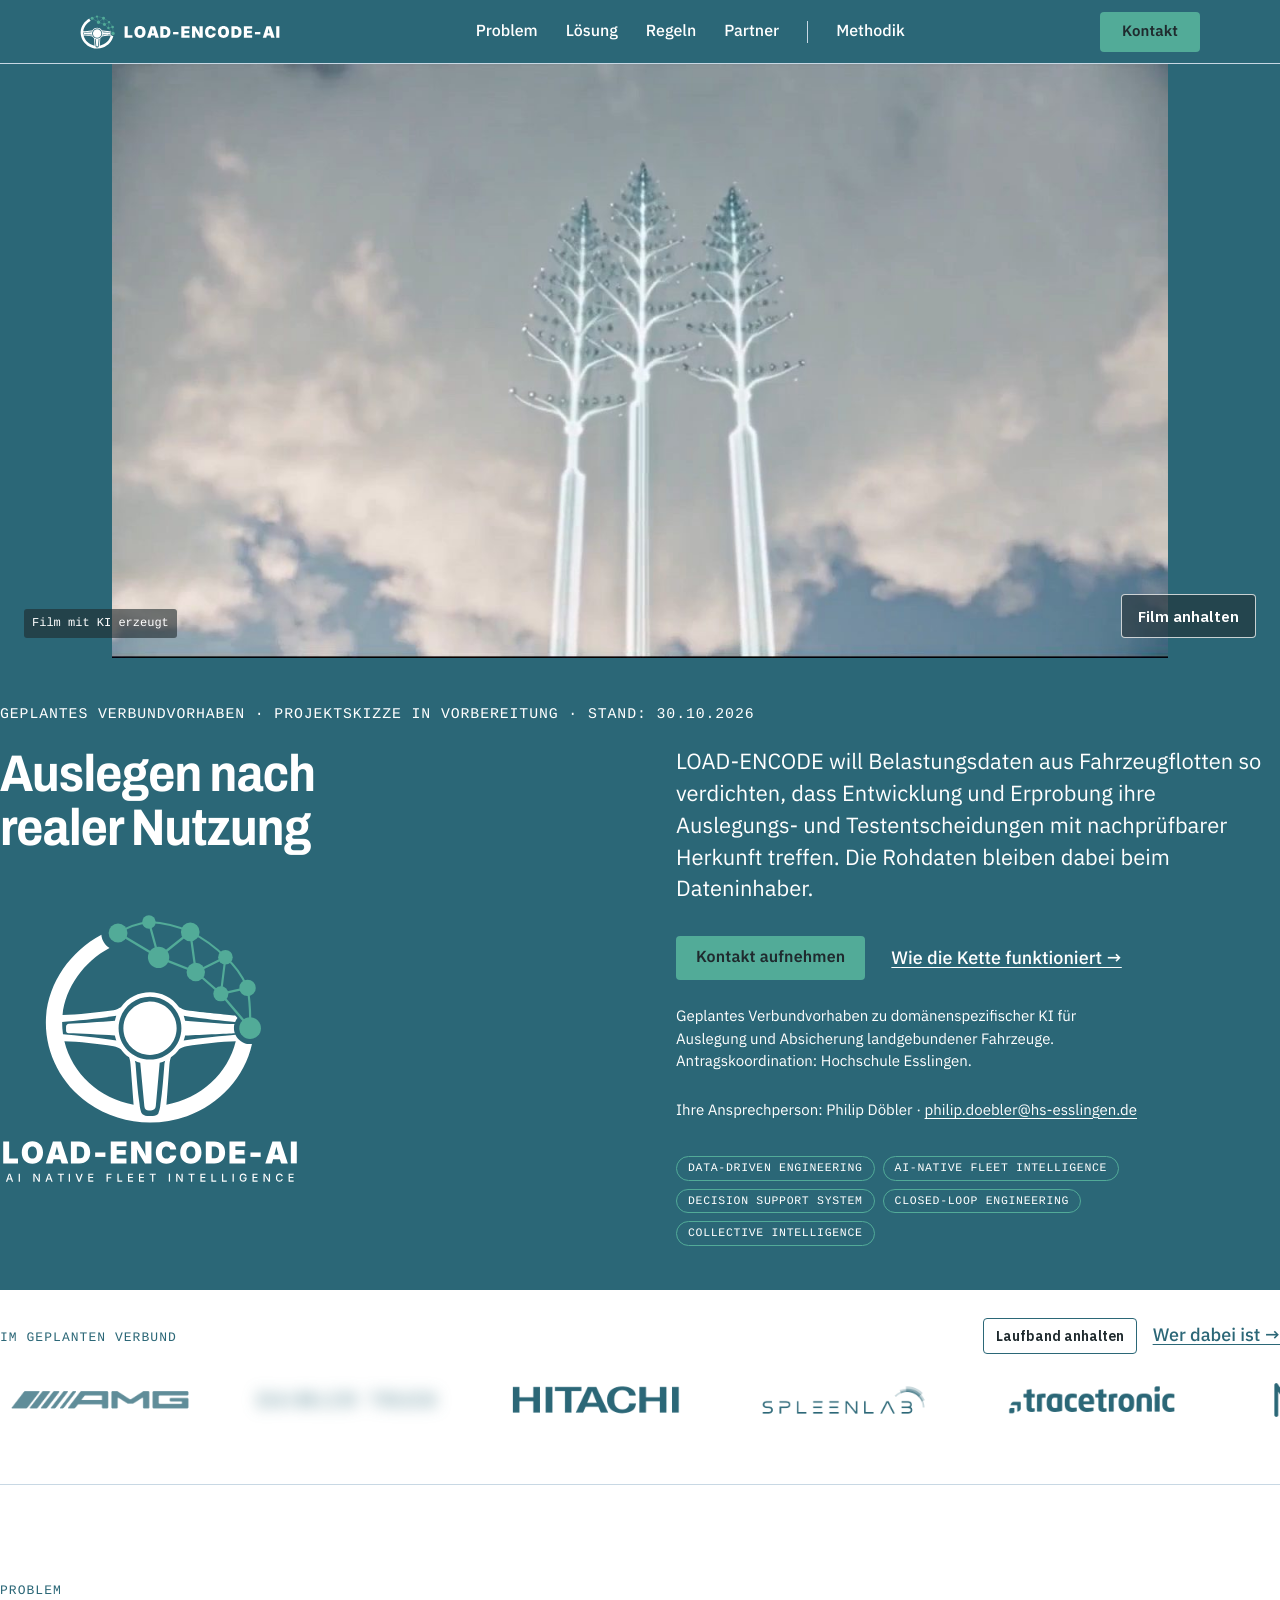
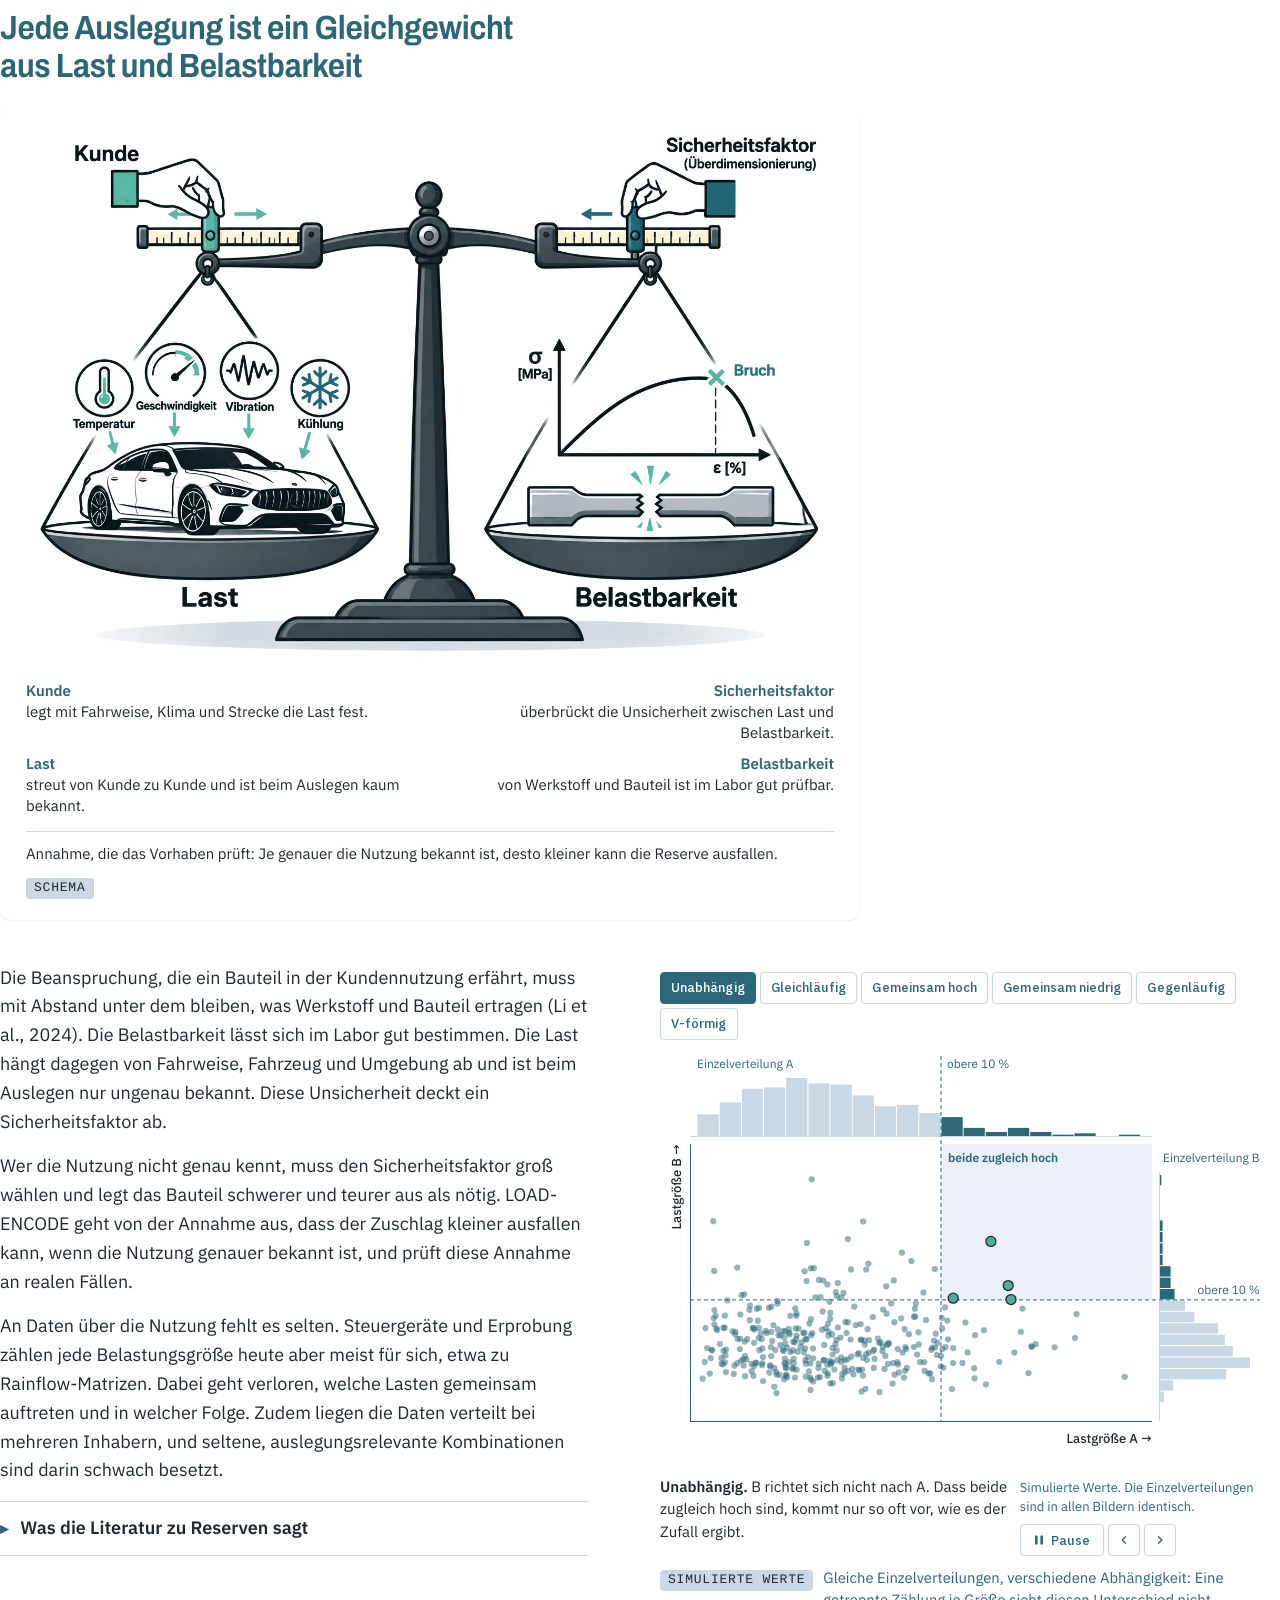
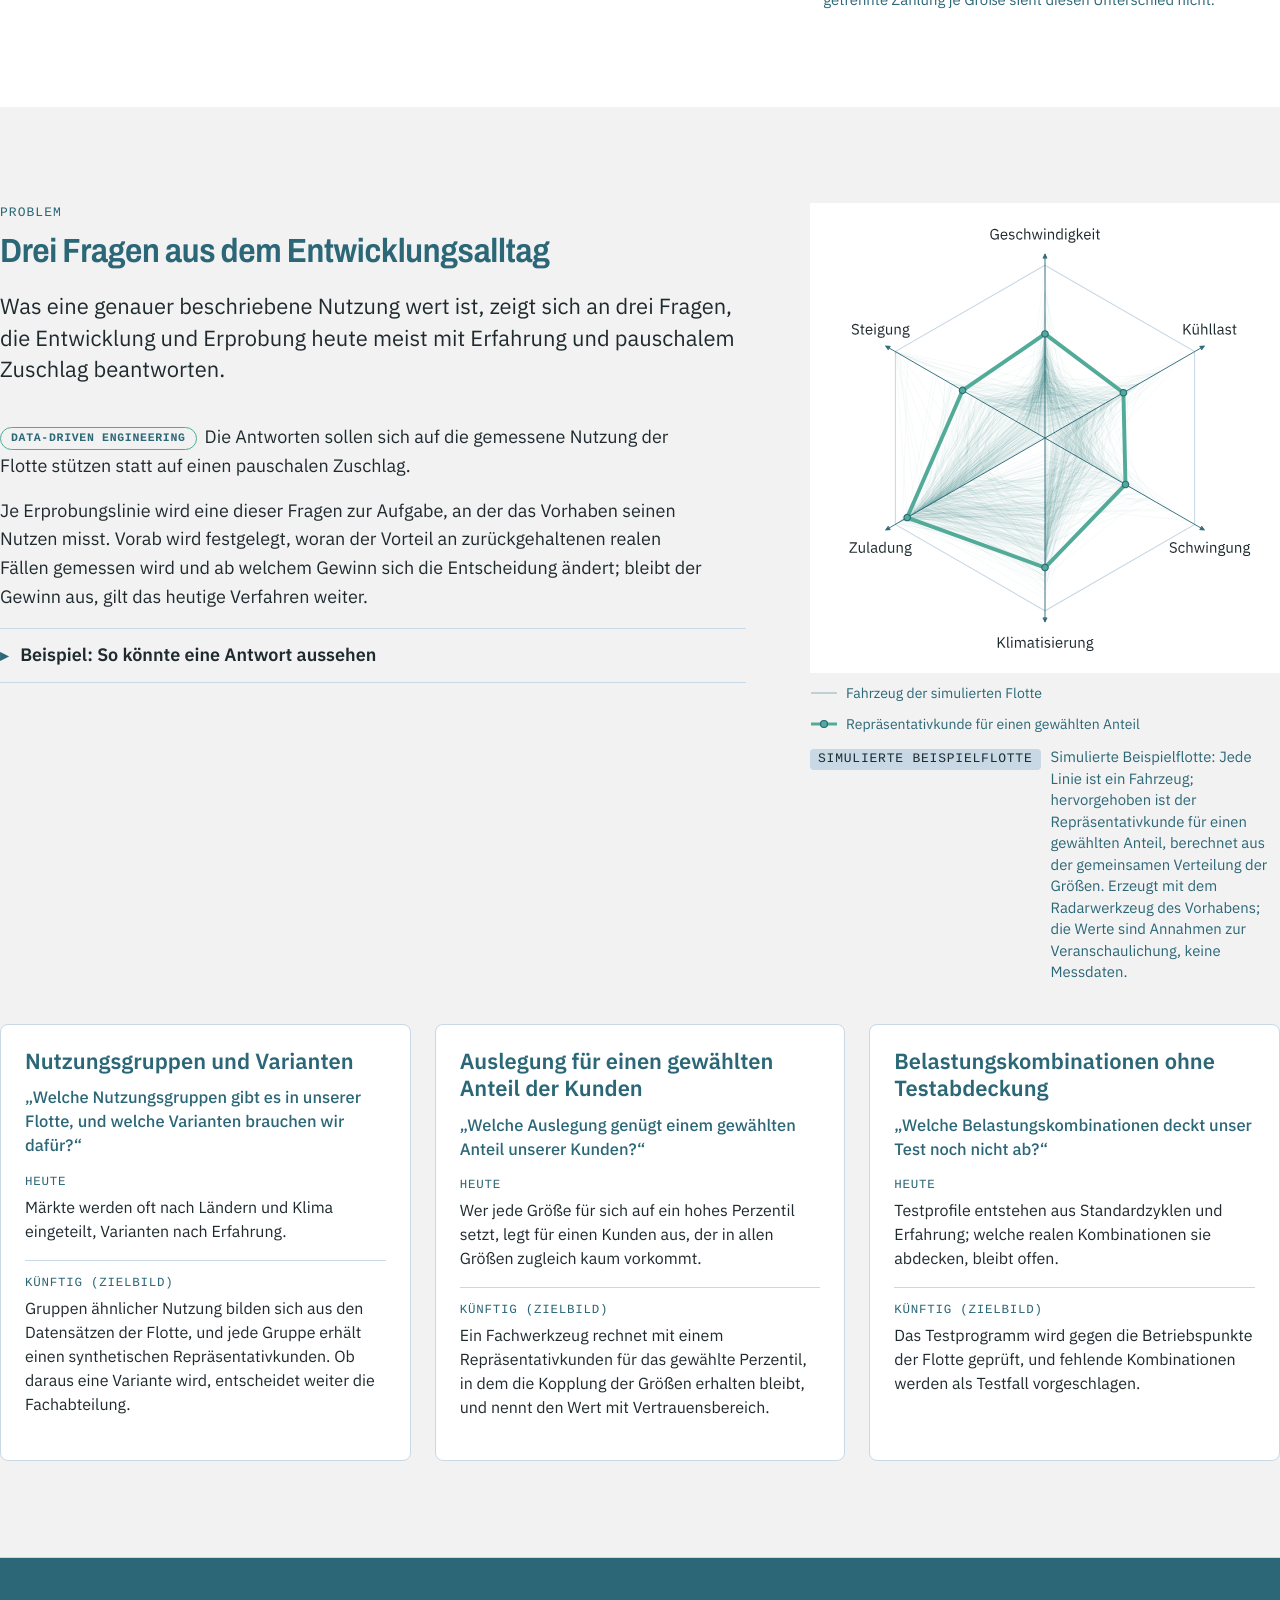
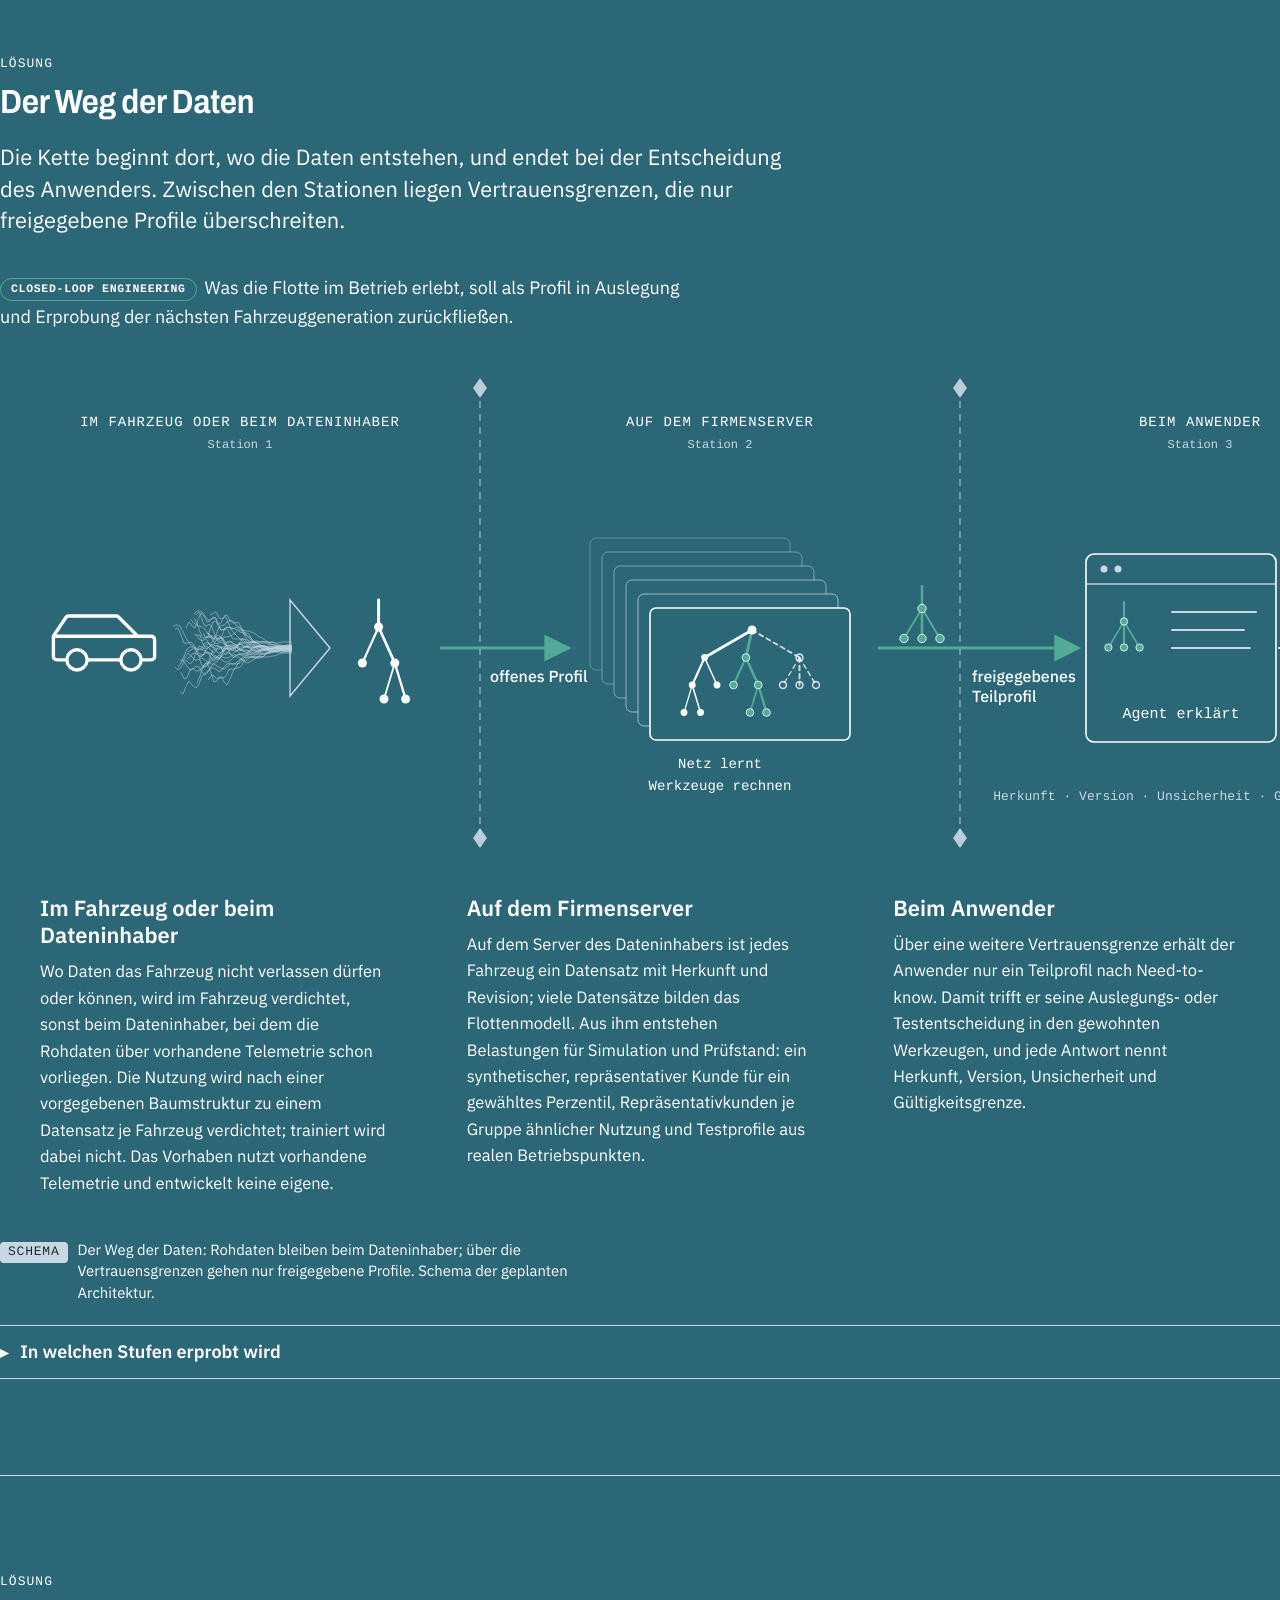
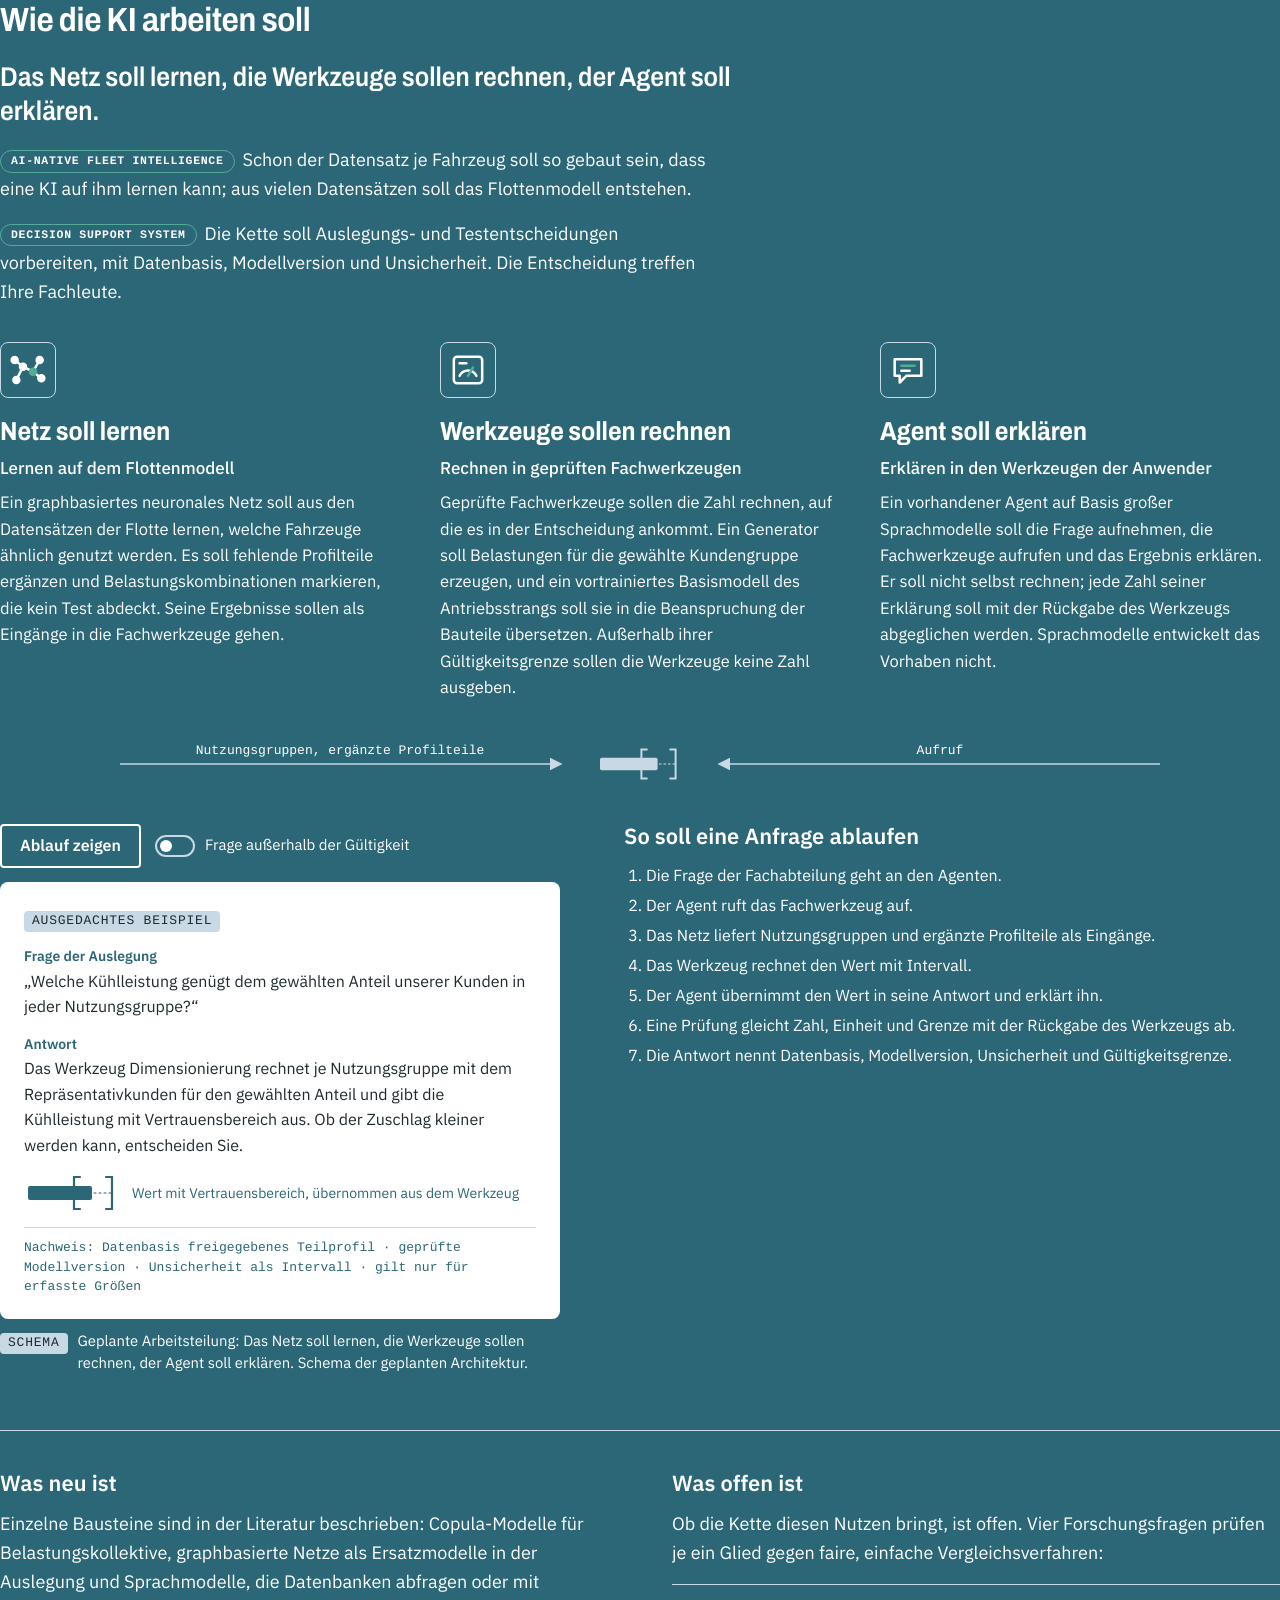
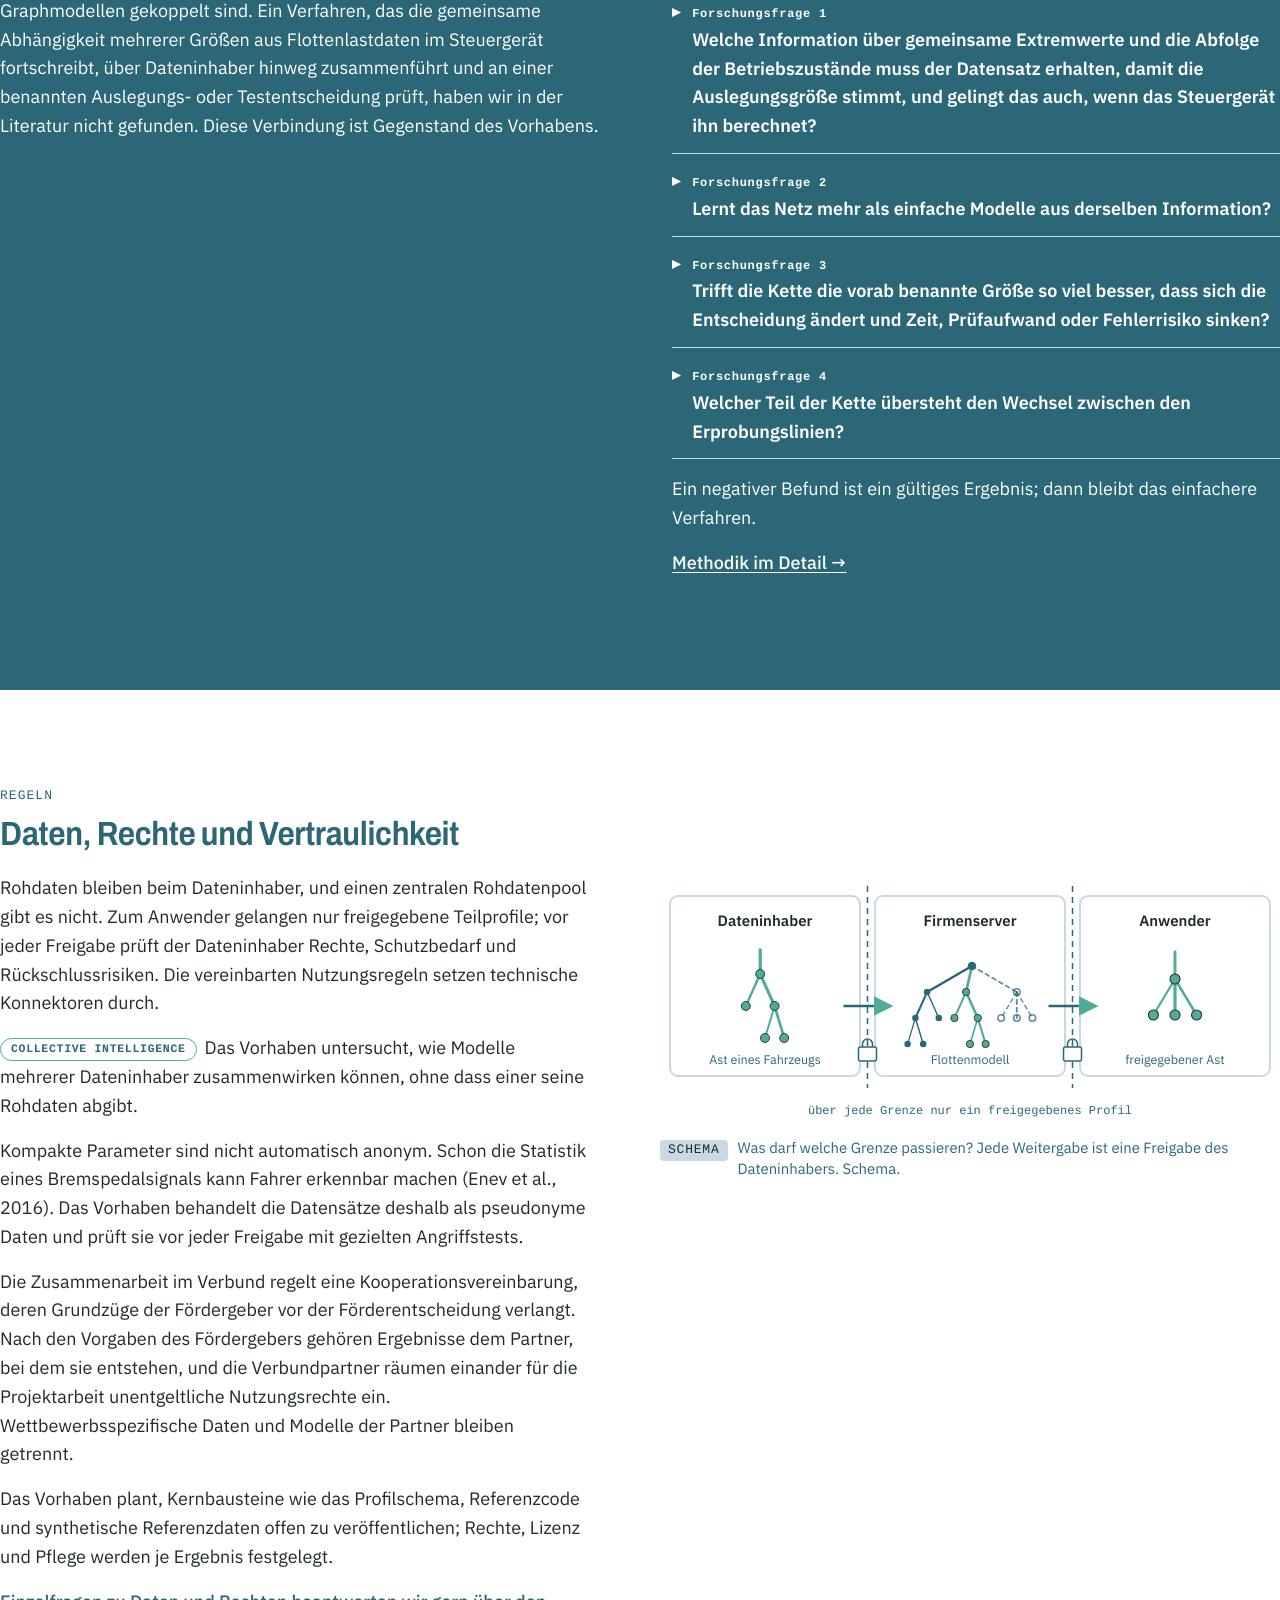
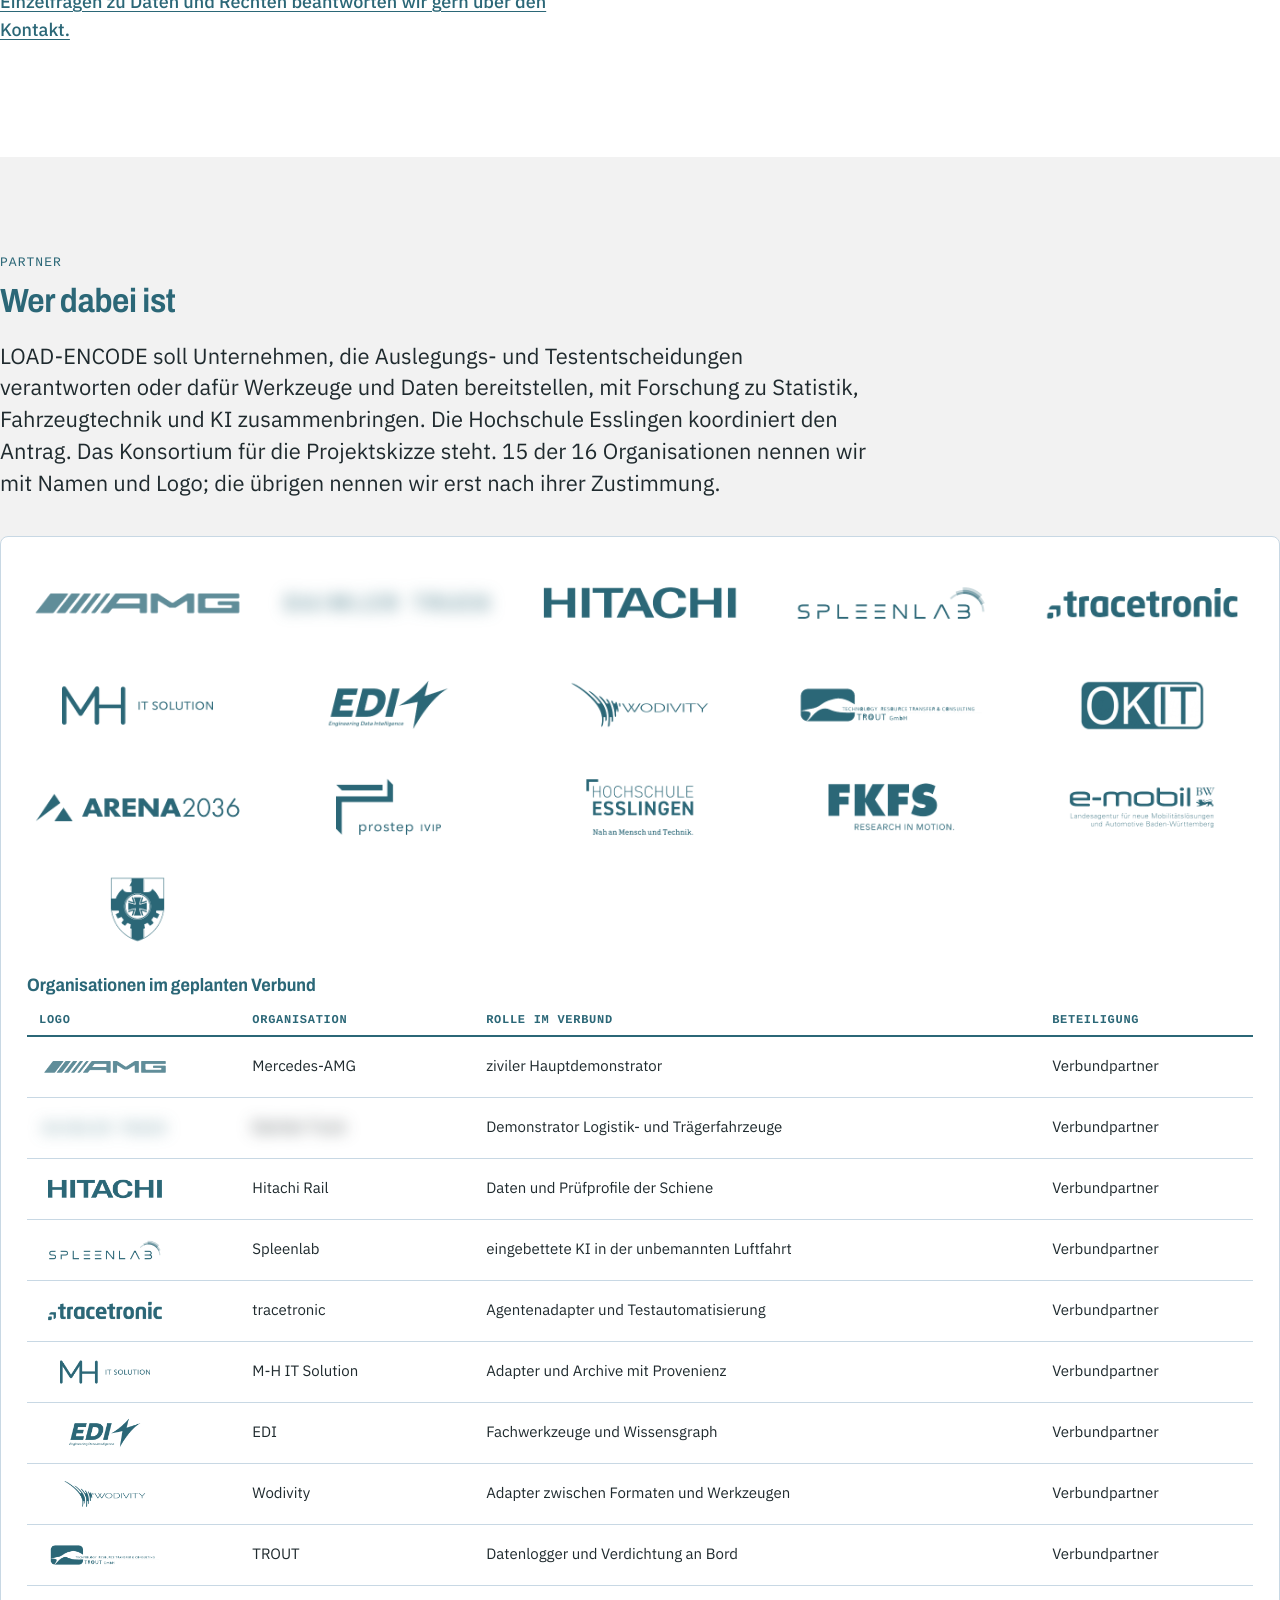
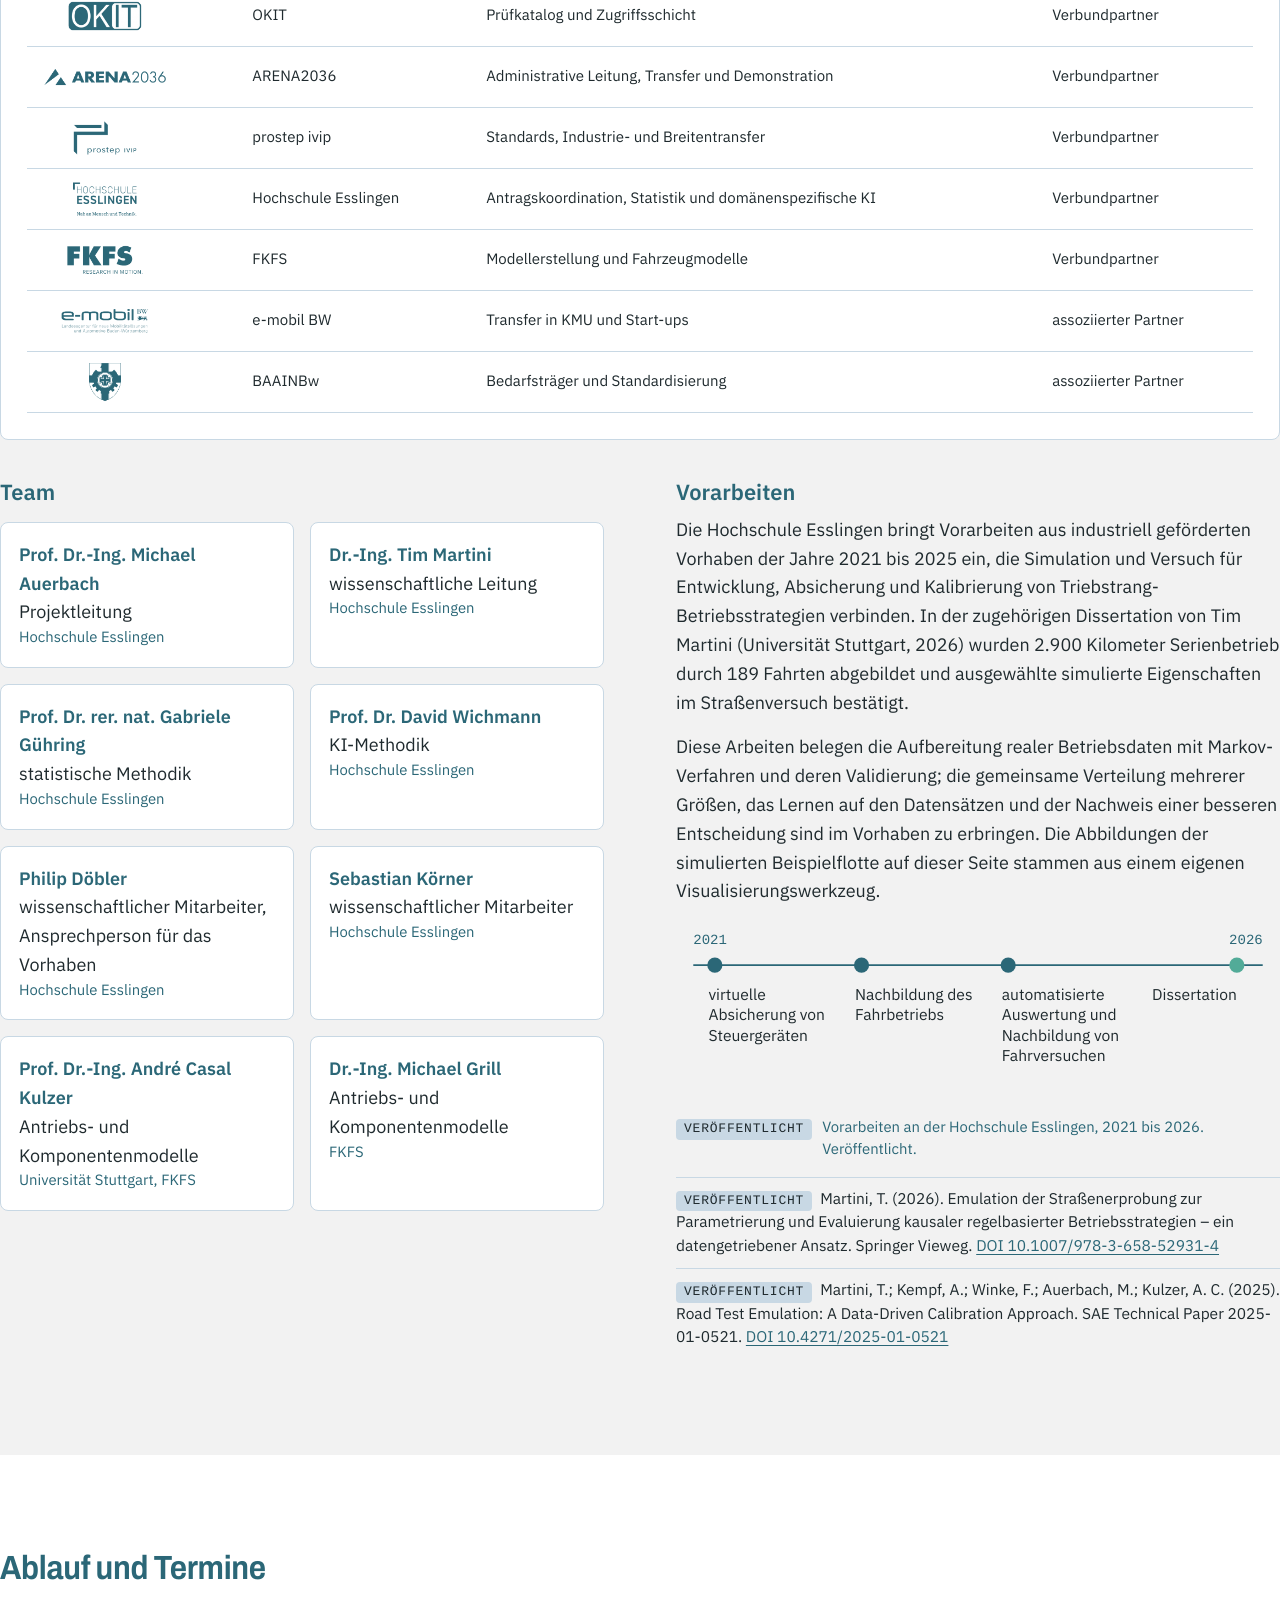
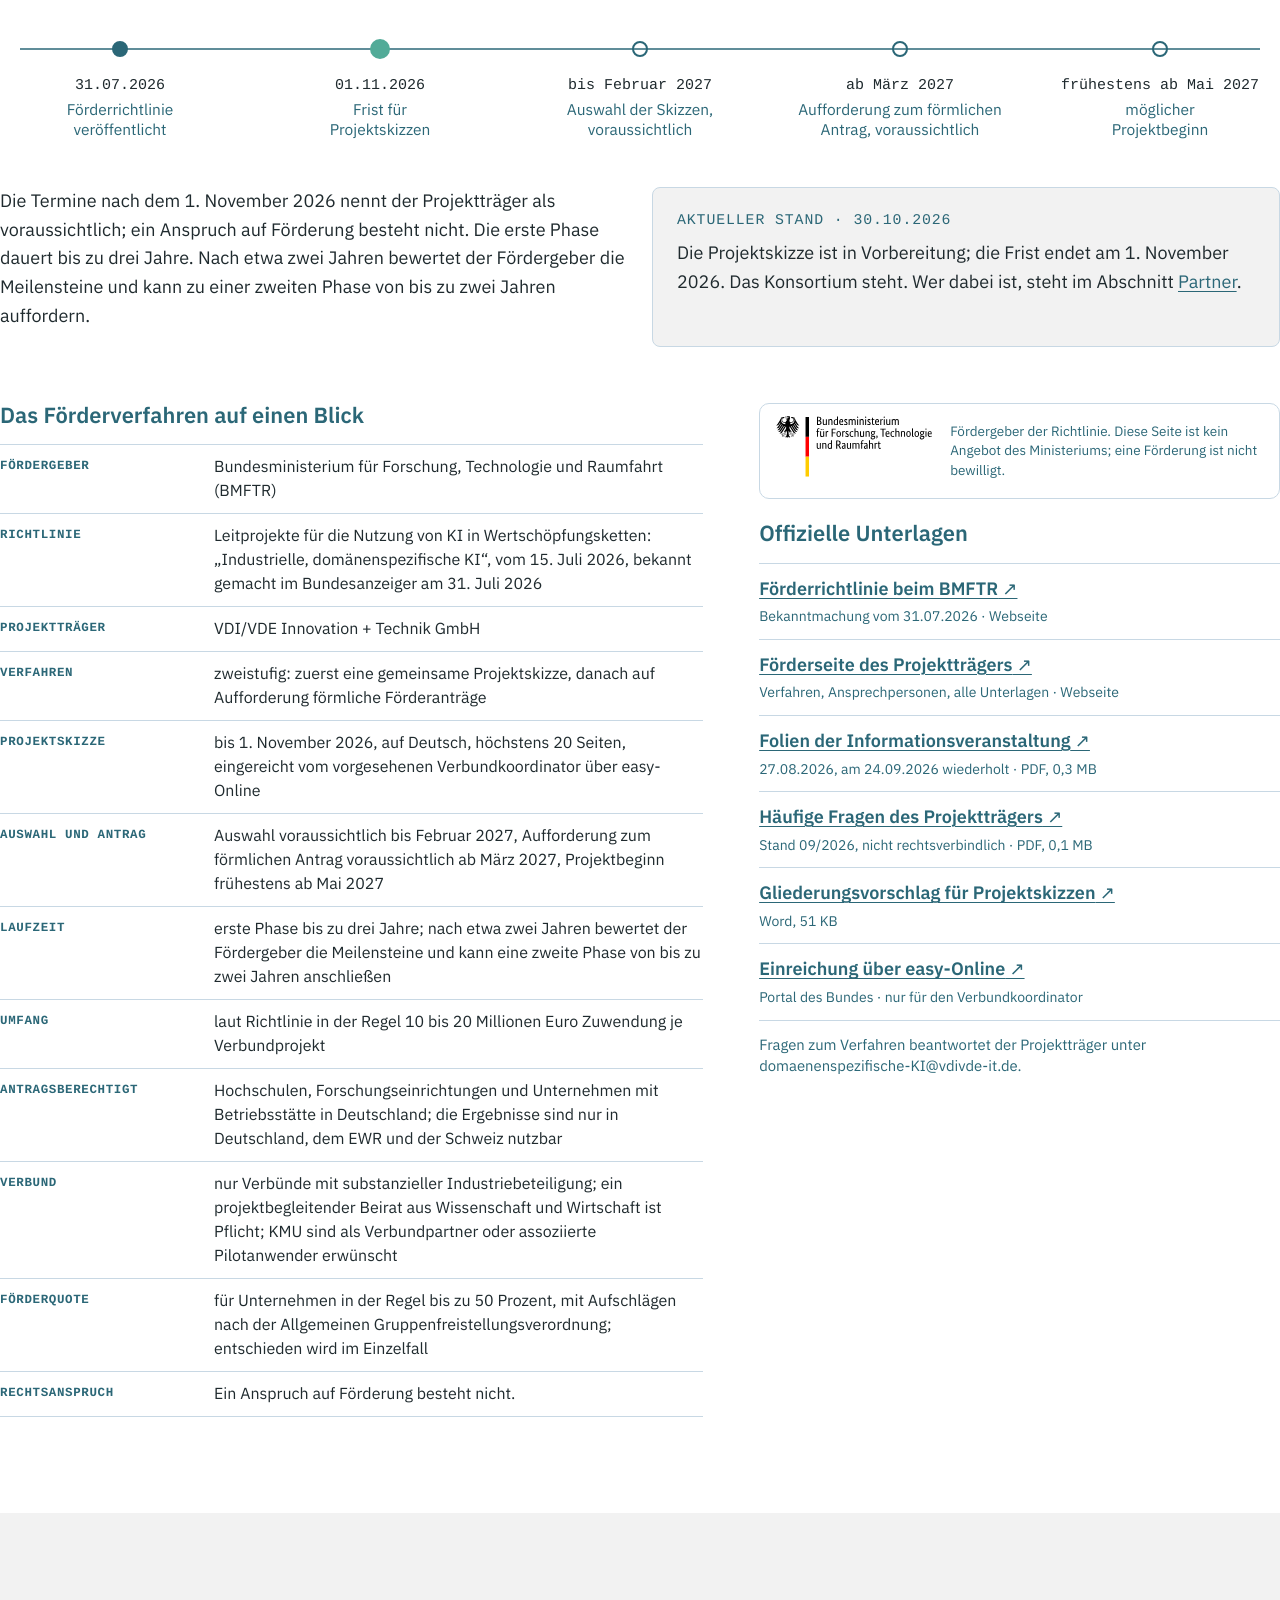
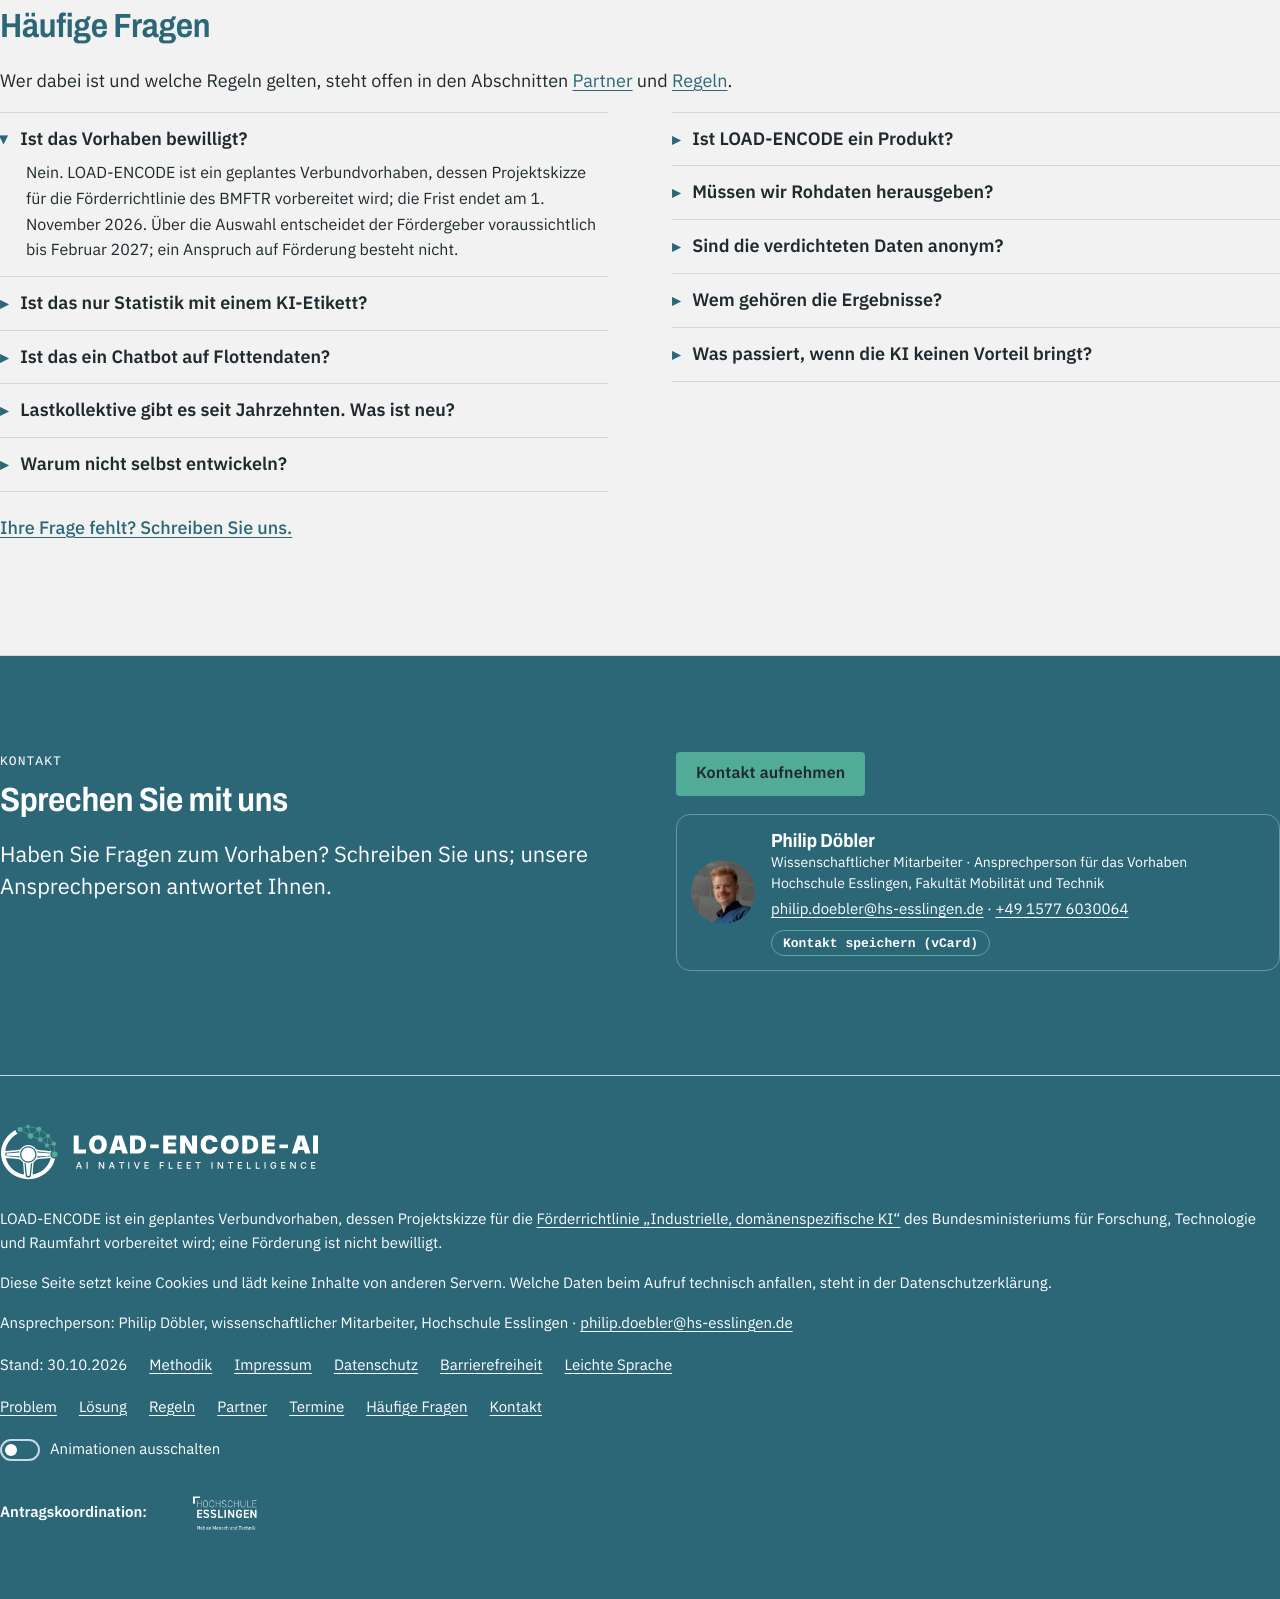
<file: site/index.html>
<!doctype html>
<html lang="de">
<head>
<meta charset="utf-8">
<title>LOAD-ENCODE-AI</title>
<meta name="viewport" content="width=device-width, initial-scale=1">
<meta name="release-status" content="released">
<link rel="stylesheet" href="assets/css/main.css">
<style>

.svg-mono { font-family: var(--font-mono); }
.svg-text { font-family: var(--font-text); }
.svg-head { font-family: var(--font-head); }
.legend { display: flex; flex-wrap: wrap; gap: 8px 22px; font-size: 14px; color: var(--text-muted); }
.legend span { display: inline-flex; gap: 8px; align-items: center; }

.regler { margin-top: 8px; }
.rg-q { font-weight: 600; font-size: 16px; margin-bottom: 10px; }
.rg-row { display: flex; align-items: center; gap: 18px; }
.rg-btn { min-height: 40px; font-size: 15px; padding: 0 14px; }
.rg-track { position: relative; flex: 1; height: 44px; }
.rg-line { position: absolute; left: 0; right: 0; top: 12px; height: 4px; background: var(--border); border-radius: 2px; }
.rg-thumb { position: absolute; top: 4px; width: 20px; height: 20px; margin-left: -10px; border-radius: 50%; background: var(--action-bg); border: 3px solid var(--p-weiss); box-shadow: 0 0 0 1px var(--focus); }
.rg-mark { position: absolute; top: 26px; transform: translateX(-50%); font-family: var(--font-mono); font-size: 12px; color: var(--text-muted); white-space: nowrap; }
.rg-mark:first-of-type { transform: none; }
.rg-mark:last-of-type { transform: translateX(-100%); }
.rg-mark.on { color: var(--text); font-weight: 700; }
.rg-out { display: block; margin-top: 12px; font-size: 16px; line-height: 1.45; color: var(--text); background: var(--bg-card-info); border-radius: 6px; padding: 10px 14px; }

.kopf { height: 64px; display: flex; align-items: center; justify-content: space-between; padding: 0 80px;
        border-bottom: 1px solid var(--border); background: var(--bg); position: relative; z-index: 5; }
.kopf nav { display: flex; gap: 34px; font-weight: 500; font-size: 16px; }
.kopf nav a { color: var(--text); text-decoration: none; }
.kopf nav a.aktiv { text-decoration: underline; text-decoration-color: var(--link); text-decoration-thickness: 2px; text-underline-offset: 8px; }
.kopf .btn { min-height: 40px; font-size: 15px; }
.kopf-mobil { height: 56px; display: flex; align-items: center; justify-content: space-between; padding: 0 16px; border-bottom: 1px solid var(--border); background: var(--bg); }
.kopf-mobil .r { display: flex; gap: 8px; align-items: center; }
.kopf-mobil .btn { min-height: 44px; padding: 0 14px; font-size: 15px; }
.kopf-mobil .menu { min-height: 44px; display: inline-flex; align-items: center; padding: 0 12px; border: 1.5px solid var(--border-strong); border-radius: 4px; font-weight: 600; font-size: 15px; color: var(--text); }
.hero-text .statuszeile { margin-bottom: 22px; }
.hero-text .h1 { margin-bottom: 22px; }
.hero-text .lead { margin-bottom: 30px; color: var(--text); }
.hero-text .cta { display: flex; gap: 26px; align-items: center; margin-bottom: 26px; }
.hero-text .beschr { font-size: 15px; line-height: 1.5; color: var(--text-muted); max-width: 52ch; }
.band { background: var(--bg); border-top: 1px solid var(--border); padding: 18px 80px 0; }
.band-kontext { font-family: var(--font-mono); font-size: 13px; letter-spacing: 0.08em; text-transform: uppercase; color: var(--text-muted); margin-bottom: 14px; }
.band ul { list-style: none; margin: 0; padding: 0; display: grid; grid-template-columns: repeat(5, 1fr); gap: 16px; }
.band li { display: flex; gap: 12px; align-items: flex-start; font-size: 15px; line-height: 1.35; color: var(--text);
           border: 1px solid var(--border); border-radius: 8px; padding: 14px 14px 14px; background: var(--bg-card); }
.band li .rk-n { display: block; font-weight: 600; margin-bottom: 6px; }
.band li .rk-e { font-size: 14px; color: var(--link); }
.band .icon-frame { border-color: var(--border-strong); }
.varlabel { position: absolute; left: 12px; top: 74px; z-index: 1000; font-family: var(--font-mono); font-size: 12px; background: var(--p-weiss);
            color: var(--p-text); border: 1px solid var(--p-struktur); border-radius: 3px; padding: 5px 8px; }

body { background: var(--bg); }
.pg { position: relative; overflow: hidden; }
.wrap { width: 1280px; margin: 0 auto; }
.sec { padding: 96px 0; }
.sec.alt { background: var(--bg-alt); --bg-card: var(--p-weiss); --gh-grund: var(--p-grau); }
.sec.stage { border-top: 1px solid var(--border); }
.sec .h2 { margin-bottom: 20px; max-width: 24em; }
.sec .intro { font-size: var(--step-1); line-height: 1.45; max-width: 60ch; margin-bottom: 36px; }
p.t { max-width: 66ch; }
.only-m { display: none; }
figure { margin: 0; }
figcaption { margin-top: 12px; display: flex; gap: 10px; align-items: baseline; }
figcaption .status-label { flex: none; }
.hero-d { position: relative; height: 836px; }
.hero-d > svg { position: absolute; left: 0; top: 0; }
.hero-d .hero-text { position: absolute; left: 80px; top: 100px; width: 520px; }
.hero-d .status-label { position: absolute; left: 620px; top: 22px; }
.fuerwen { padding: 64px 0 72px; }
.fuerwen .h2 { font-size: var(--step-2); margin-bottom: 10px; }
.fuerwen p { color: var(--text-muted); max-width: 70ch; margin-bottom: 26px; }
.kacheln { list-style: none; margin: 0; padding: 0; display: grid; grid-template-columns: repeat(5, 1fr); gap: 16px; }
.kacheln li { display: flex; gap: 12px; align-items: flex-start; border: 1px solid var(--border); border-radius: 8px; padding: 14px; font-size: 15px; line-height: 1.35; }
.kacheln .rk-n { display: block; font-weight: 600; margin-bottom: 6px; }
.kacheln .rk-e { font-size: 14px; }
.g2 { display: grid; grid-template-columns: minmax(0, 1fr) 620px; gap: 72px; align-items: start; }
.g2 > div, .fragen-top > div, .ki-unten > div, .team-grid > div { min-width: 0; }
.sec .h3 { margin-bottom: 8px; }
figure svg { max-width: 100%; height: auto; }
.switch { display: inline-flex; border: 1.5px solid var(--border-strong); border-radius: 6px; overflow: hidden; font-size: 14.5px; font-weight: 600; margin-bottom: 14px; }
.switch span { padding: 8px 14px; }
.switch span.on { background: var(--action-bg); color: var(--action-text); }
.stage .switch span.on { background: var(--action-bg); color: var(--action-text); }
.fragen-top { display: grid; grid-template-columns: 1fr 470px; gap: 64px; align-items: start; }
.cards3 { display: grid; grid-template-columns: repeat(3, 1fr); gap: 24px; margin-top: 40px; }
.qcard .q { font-size: 16.5px; line-height: 1.45; margin: 10px 0 14px; color: var(--heading); font-weight: 500; }
.qcard .k { font-family: var(--font-mono); font-size: 12.5px; letter-spacing: .06em; text-transform: uppercase; color: var(--text-muted); margin-bottom: 4px; }
.qcard p { font-size: 16px; line-height: 1.5; }
.qcard .zb { border-top: 1px solid var(--border); padding-top: 12px; }
.weg-svg { margin: 12px 0 0; }
.weg-cols { display: grid; grid-template-columns: repeat(3, 1fr); gap: 80px; padding: 0 40px; margin-top: 28px; }
.weg-cols p { font-size: 16.5px; }
.ki-cols { display: grid; grid-template-columns: repeat(3, 1fr); gap: 40px; margin-top: 8px; }
.ki-col .icon-frame { width: 56px; height: 56px; margin-bottom: 14px; }
.ki-col .kurz { font-family: var(--font-head); font-weight: 700; font-size: 26px; color: var(--text); margin-bottom: 4px; }
.ki-col p { font-size: 16.5px; color: var(--text); }
.ki-conn { margin: 18px 0 30px; }
.ki-unten { display: grid; grid-template-columns: 560px 1fr; gap: 64px; align-items: start; }
.antwort { background: var(--bg-card); color: var(--text); border-radius: 8px; padding: 22px 24px; }
.antwort .a-k { font-weight: 600; font-size: 14px; color: var(--text-muted); margin-top: 12px; }
.antwort p { margin: 2px 0 0; font-size: 16px; }
.antwort .wert { display: flex; gap: 12px; align-items: center; margin: 14px 0; font-size: 14px; color: var(--text-muted); }
.antwort .nachweis { border-top: 1px solid var(--border); padding-top: 10px; font-family: var(--font-mono); font-size: 13px; color: var(--text-muted); line-height: 1.5; }
.ki-ctrl { display: flex; gap: 14px; align-items: center; margin-bottom: 14px; flex-wrap: wrap; }
.toggle { display: inline-flex; align-items: center; gap: 10px; font-size: 15px; }
.toggle i { width: 40px; height: 22px; border-radius: 11px; border: 2px solid var(--border-strong); position: relative; }
.toggle i::after { content: ""; position: absolute; left: 3px; top: 3px; width: 12px; height: 12px; border-radius: 50%; background: var(--text-muted); }
ol.schritte { margin: 0; padding-left: 22px; font-size: 16px; line-height: 1.5; }
ol.schritte li { margin-bottom: 6px; }
.neu-offen { display: grid; grid-template-columns: 1fr 1fr; gap: 64px; margin-top: 56px; padding-top: 40px; border-top: 1px solid var(--border); }
.neu-offen .h3 { color: var(--text); margin-bottom: 12px; }
.stage details.auf { border-color: var(--border); }
details.auf p { margin: 8px 0 0 26px; font-size: 16px; }
.ff-label { font-family: var(--font-mono); font-size: 12px; letter-spacing: .06em; color: var(--text-muted); margin-right: 6px; }
.team-grid { display: grid; grid-template-columns: 1fr 1fr; gap: 72px; }
.team-cards { display: grid; grid-template-columns: 1fr 1fr; gap: 16px; margin-top: 14px; }
.team-cards .card { padding: 18px; }
.team-cards .nm { font-weight: 600; color: var(--text-muted); font-style: normal; }
.pubs { list-style: none; padding: 0; margin: 16px 0 0; font-size: 15.5px; line-height: 1.5; }
.pubs li { padding: 10px 0; border-top: 1px solid var(--border); }
.cards-formen { display: grid; grid-template-columns: repeat(3, 1fr); gap: 24px; margin: 14px 0 0; }
.cards-formen p { font-size: 16px; margin: 8px 0 0; }
.rollen5 { display: grid; grid-template-columns: repeat(3, 1fr); gap: 24px; margin-top: 14px; }
.rollen5 .card { display: flex; flex-direction: column; gap: 10px; }
.rollen5 .h3 { font-size: 18.5px; }
.rollen5 p { font-size: 15.5px; margin: 0; }
.rollen5 .lbl { font-weight: 600; }
.mw-sub { margin-top: 56px; }
.mw-sub > .h3 { margin-bottom: 8px; }
.listen { display: grid; grid-template-columns: 1fr 1fr; gap: 24px; margin-top: 14px; }
.listen ul { margin: 6px 0 0; padding-left: 20px; font-size: 16px; }
.schritte6 { list-style: none; padding: 0; margin: 18px 0 0; display: grid; grid-template-columns: repeat(6, 1fr); gap: 16px; counter-reset: s; }
.schritte6 li { counter-increment: s; border-top: 3px solid var(--border-strong); padding-top: 12px; font-size: 15px; line-height: 1.45; }
.schritte6 li::before { content: counter(s); display: block; font-family: var(--font-head); font-weight: 700; font-size: 28px; color: var(--heading); margin-bottom: 6px; }
.stand-box { margin-top: 28px; display: grid; grid-template-columns: 1fr 1fr; gap: 24px; }
.faq2 { display: grid; grid-template-columns: 1fr 1fr; gap: 0 64px; margin-top: 10px; }
.kontakt { display: grid; grid-template-columns: 1fr 1fr; gap: 72px; align-items: start; }
.adresse { font-family: var(--font-mono); font-size: 17px; margin: 18px 0 8px; display: flex; gap: 16px; align-items: center; }
footer.fuss { background: var(--bg-stage); color: var(--text-muted); padding: 48px 0 64px; font-size: 15px; border-top: 1px solid var(--p-flaeche); }
footer.fuss a { color: var(--text-muted); }
footer.fuss .row { display: flex; gap: 22px; flex-wrap: wrap; margin-top: 18px; }
footer.fuss .hs { color: var(--text); font-weight: 600; margin-top: 22px; }
footer.fuss .tg { display: inline-flex; gap: 10px; align-items: center; margin-top: 18px; color: var(--text); }
footer.fuss .tg i { width: 40px; height: 22px; border-radius: 11px; border: 2px solid var(--border-strong); position: relative; display: inline-block; }
footer.fuss .tg i::after { content: ""; position: absolute; left: 3px; top: 3px; width: 12px; height: 12px; border-radius: 50%; background: var(--text-muted); }

@media (max-width: 720px) {
  .wrap { width: auto; margin: 0 16px; }
  .only-d { display: none !important; }
  .only-m { display: block; }
  .sec { padding: 56px 0; }
  .hero-m { padding: 48px 16px 12px; }
  .hero-m .hero-text .h1 { font-size: 40px; }
  .hero-m .hero-text .lead { font-size: 18px; }
  .hero-m .hero-text .cta { flex-direction: column; align-items: flex-start; gap: 14px; }
  .hero-m .fig { position: relative; margin: 8px -16px 0; }
  .hero-m .fig .status-label { position: absolute; left: 16px; top: 8px; }
  .kacheln { grid-template-columns: 1fr; gap: 10px; }
  .g2, .fragen-top, .cards3, .ki-cols, .ki-unten, .neu-offen, .team-grid, .team-cards, .cards-formen, .rollen5, .listen, .stand-box, .faq2, .kontakt { grid-template-columns: 1fr; gap: 24px; }
  .weg-cols { grid-template-columns: 1fr; gap: 20px; padding: 0; }
  .schritte6 { grid-template-columns: 1fr; gap: 14px; }
  .sec .intro { font-size: 18px; }
  .switch { font-size: 13px; }
  .stamp.below-head { top: 66px; }
  .wrap svg, figure svg, .only-m svg { max-width: 100%; height: auto; }
  .regler .rg-row { gap: 8px; }
  .rg-btn { padding: 0 10px; }
  .rg-mark { font-size: 10.5px; }
  .kopf-mobil .wm { font-size: 17px !important; }
  .rg-mark { display: none; }
  .rg-mark.on { display: block; }
  figcaption { flex-direction: column; gap: 6px; }
  .radar text { font-size: 19px; }
  footer.fuss .row { gap: 10px 16px; }
  .hero-m .fig svg { width: 390px; max-width: none; }
}

.kopf nav { gap: 28px; align-items: center; }
.kopf nav .nav-trenn { width: 1px; height: 22px; background: var(--border-strong); }
.kopf .btn { padding: 0 22px; }
.kopf-mobil .wm.nur-zeichen { font-size: 0 !important; }
.kopf-mobil .wm.nur-zeichen svg { width: 30px; height: 30px; }
.kopf-mobil .m-immer { display: flex; gap: 10px; font-weight: 600; font-size: 15px; }
.kopf-mobil .m-immer a { color: var(--text); text-decoration: none; min-height: 44px; display: inline-flex; align-items: center; }
.kopf-mobil .btn { padding: 0 12px; }
.kopf-mobil .menu { padding: 0 10px; }
.film { position: relative; height: min(56.25vw, 66vh); background: var(--bg-stage); overflow: hidden; }
.film-video { display: block; width: 100%; height: 100%; object-fit: contain; }
.film-pause { position: absolute; right: 24px; bottom: 20px; min-height: 44px; padding: 0 16px; border-radius: 4px;
  border: 1px solid rgba(255,255,255,.75); background: rgba(31,42,46,.55); color: #fff; font: 600 15px var(--font-text); cursor: pointer; }
.film-hinweis { position: absolute; left: 24px; bottom: 20px; font-family: var(--font-mono); font-size: 12px; color: #fff;
  background: rgba(31,42,46,.6); padding: 5px 8px; border-radius: 3px; }
.film-hinweis .kurz { display: none; }
.hero-d { height: auto; padding: 48px 0 44px; }
.hero-d .hero-text { position: static; width: 1280px; margin: 0 auto; display: grid; grid-template-columns: 1fr 1fr;
  column-gap: 72px; align-items: start; }
.hero-d .hero-text .statuszeile { grid-column: 1 / -1; }
.hero-d .hero-text .h1 { grid-column: 1; grid-row: 2 / span 3; margin: 0; }
.hero-d .hero-text .lead, .hero-d .hero-text .cta, .hero-d .hero-text .beschr { grid-column: 2; }
.ueberzeile { font-family: var(--font-mono); font-size: 13px; letter-spacing: .08em; text-transform: uppercase;
  color: var(--text-muted); margin: 0 0 10px; }
.partnerband { padding: 28px 0 34px; border-bottom: 1px solid var(--border); }
.pb-kopf { display: flex; justify-content: space-between; align-items: baseline; gap: 16px; margin-bottom: 14px; }
.pb-kopf .ueberzeile { margin: 0; }
.pb-platz { list-style: none; margin: 0; padding: 0; display: grid; grid-template-columns: repeat(5, 1fr); gap: 16px; }
.pb-platz a { display: flex; gap: 10px; align-items: center; min-height: 64px; padding: 10px 12px; border: 1.5px dashed var(--border-strong);
  border-radius: 6px; font-size: 14.5px; line-height: 1.35; color: var(--text-muted); text-decoration: none; }
.pb-platz a:hover, .pb-platz a:focus-visible { border-color: var(--link); color: var(--text); }
.pb-voll { background: var(--bg-card); border: 1px solid var(--border); border-radius: 8px; padding: 22px 26px 26px; margin: 8px 0 40px; }
.pb-voll .pb-kontext { font-size: 15px; color: var(--text-muted); margin-bottom: 16px; }
.pb-voll .slots { display: flex; flex-wrap: wrap; gap: 22px 34px; margin-bottom: 22px; }
.pb-voll .slot { width: 160px; height: 48px; display: grid; place-items: center; }
.pb-voll .sil { background: var(--border); border-radius: 4px; }
.waage-zeile { max-width: 860px; margin: 6px 0 44px; }
.reiter-kurz { font-size: 16px; color: var(--text-muted); max-width: 80ch; margin: 0 0 16px; }
.reiter-liste { display: none; flex-wrap: wrap; gap: 8px; margin-bottom: 0; border-bottom: 2px solid var(--border); }
.js .reiter-liste { display: flex; }
.reiter-liste button { display: inline-flex; gap: 8px; align-items: center; min-height: 48px; padding: 0 16px; border: 1px solid var(--border);
  border-bottom: 0; border-radius: 6px 6px 0 0; background: var(--bg-alt); color: var(--text); font: 600 15px var(--font-text); cursor: pointer; margin-bottom: -2px; }
.reiter-liste button[aria-selected="true"] { background: var(--bg-card); border-color: var(--border-strong); border-bottom: 2px solid var(--bg-card); }
.reiter-panel { margin-top: 18px; padding: 26px 28px; }
.js .reiter-panel { margin-top: 0; border-top-left-radius: 0; }
.js .reiter-panel[hidden] { display: none; }
.reiter-panel .h3 { margin-bottom: 14px; }
.reiter-dl { margin: 0 0 20px; display: grid; grid-template-columns: repeat(3, 1fr); gap: 18px 28px; }
.reiter-dl dt { font-family: var(--font-mono); font-size: 12px; letter-spacing: .06em; text-transform: uppercase; color: var(--text-muted); margin-bottom: 6px; }
.reiter-dl dd { margin: 0; font-size: 15.5px; line-height: 1.45; }
.kosten-raster { display: grid; grid-template-columns: repeat(4, 1fr); gap: 20px; }
.kosten-raster .card p { margin: 0; font-size: 15.5px; }
@media (max-width: 720px) {
  .film { height: auto; aspect-ratio: 16 / 9; }
  .film-pause { right: 10px; bottom: 10px; min-height: 40px; padding: 0 12px; font-size: 14px; }
  .film-hinweis { left: 10px; bottom: 12px; font-size: 11px; }
  .film-hinweis .lang { display: none; }
  .film-hinweis .kurz { display: inline; }
  .pb-kopf { flex-direction: column; gap: 6px; }
  .pb-platz { grid-template-columns: 1fr; gap: 8px; }
  .pb-platz a { min-height: 52px; }
  .pb-voll { padding: 18px 16px; }
  .pb-voll .slots { gap: 14px 18px; }
  .pb-voll .slot { width: 140px; }
  .waage-zeile { margin-bottom: 28px; }
  .reiter-liste { gap: 6px; border-bottom: 0; }
  .reiter-liste button { border-radius: 6px; border-bottom: 1px solid var(--border); margin-bottom: 0; min-height: 44px; padding: 0 12px; font-size: 14px; }
  .reiter-liste button[aria-selected="true"] { border-color: var(--link); border-bottom: 1px solid var(--link); }
  .js .reiter-panel { margin-top: 12px; border-top-left-radius: 8px; }
  .reiter-dl { grid-template-columns: 1fr; }
  .kosten-raster { grid-template-columns: 1fr; gap: 14px; }
}
.leitbegriffe { list-style: none; margin: 18px 0 0; padding: 0; display: flex; flex-wrap: wrap; gap: 8px; max-width: 64ch; }
.leitbegriffe li { font: 500 11.5px/1 var(--font-mono); letter-spacing: .06em; text-transform: uppercase; white-space: nowrap;
  color: var(--text); border: 1px solid var(--p-akzent); border-radius: 999px; padding: 6px 11px 5px; }
.hero-d .hero-text .leitbegriffe { grid-column: 2; }
.lb { display: inline-block; font: 600 11.5px/1 var(--font-mono); letter-spacing: .06em; text-transform: uppercase;
  color: var(--heading); border: 1.5px solid var(--p-akzent); border-radius: 999px; padding: 5px 10px 4px;
  margin-right: 8px; vertical-align: 2px; white-space: nowrap; }
p.lb-satz { max-width: 66ch; }
.sec .intro .lb { vertical-align: 3px; }
.formales { margin-top: 56px; display: grid; grid-template-columns: 1.35fr 1fr; gap: 56px; align-items: start; }
.formales .h3 { margin: 0 0 14px; }
dl.fakten { margin: 0; border-top: 1px solid var(--border); }
dl.fakten > div { display: grid; grid-template-columns: 11em 1fr; gap: 16px; padding: 10px 0; border-bottom: 1px solid var(--border); }
dl.fakten dt { font: 600 12.5px/1.5 var(--font-mono); letter-spacing: .05em; text-transform: uppercase; color: var(--text-muted);
  padding-top: 2px; }
dl.fakten dd { margin: 0; font-size: 16px; line-height: 1.5; }
.quellen { list-style: none; margin: 0; padding: 0; border-top: 1px solid var(--border); }
.quellen li { padding: 11px 0; border-bottom: 1px solid var(--border); }
.quellen a { font-weight: 600; }
.quellen a::after { content: " ↗"; font-weight: 400; }
.quellen span { display: block; font-size: 14px; color: var(--text-muted); margin-top: 2px; }
.formales .caption { margin-top: 14px; }
@media (max-width: 720px) {
  .formales { grid-template-columns: 1fr; gap: 36px; margin-top: 40px; }
  dl.fakten > div { grid-template-columns: 1fr; gap: 2px; }
}
.logo-kopf { display: inline-flex; align-items: center; text-decoration: none; }
.logo-kopf img { display: block; height: 34px; width: auto; }
.kopf-mobil .logo-kopf img { height: 36px; }
.hero-d .hero-text .h1 { grid-row: 2; }
.hero-logo { grid-column: 1; grid-row: 3 / span 6; width: 300px; height: auto; margin-top: -24px; align-self: start; }
.fuss-logo { display: block; height: 56px; width: auto; margin: 0 0 28px; }
@media (max-width: 720px) { .fuss-logo { height: 46px; } }
:root { --sigma-s2: 4px; --sigma-s4: 8px; }
.lg { display: flex; align-items: center; justify-content: center; height: 80px; }
.lg img { width: 240px; max-width: 100%; height: 80px; object-fit: contain; }
.lg-paar { display: flex; gap: 8px; } .lg-paar img { width: 116px; }
.lg.s2 img { filter: blur(var(--sigma-s2)); } .lg.s4 img { filter: blur(var(--sigma-s4)); }
.lg.versteckt { display: none !important; }
.pb-lauf { position: relative; overflow: hidden; margin: 0 0 18px; }
.pb-lauf .spur { display: flex; gap: 48px; width: max-content; animation: pblauf 110s linear infinite; }
.pb-lauf .lg { flex: 0 0 200px; height: 64px; } .pb-lauf .lg img { width: 200px; height: 64px; }
.pb-lauf.pause .spur { animation-play-state: paused; }
@keyframes pblauf { from { transform: translateX(0); } to { transform: translateX(-50%); } }
@media (prefers-reduced-motion: reduce) { .pb-lauf .spur { animation: none; flex-wrap: wrap; width: auto; } .pb-lauf .zweit { display: none; } }
.pb-lauf-knopf { font: 600 14px var(--font-text); background: none; border: 1px solid var(--border-strong); border-radius: 4px;
  min-height: 36px; padding: 0 12px; color: var(--text); cursor: pointer; }
.pb-kopf .rechts { display: flex; gap: 16px; align-items: center; }
.lg-raster { display: grid; grid-template-columns: repeat(auto-fill, minmax(220px, 1fr)); gap: 22px 30px; align-items: center; margin: 4px 0 24px; }
.lg-legende { display: flex; flex-wrap: wrap; gap: 6px 20px; font-size: 14px; color: var(--text-muted); margin: 0 0 14px; }
.lg-legende span::before { content: ""; display: inline-block; width: 10px; height: 10px; border-radius: 50%; margin-right: 6px; }
.lg-legende .l-fest::before { background: var(--p-struktur); } .lg-legende .l-s2::before { background: var(--p-akzent); }
.lg-legende .l-s4::before { background: var(--p-flaeche); }
.pb-gesucht { font-size: 15px; color: var(--text-muted); margin: 6px 0 12px; }
.lg-tabelle { width: 100%; border-collapse: collapse; margin: 26px 0 0; font-size: 15px; background: var(--bg-card); }
.lg-tabelle caption { text-align: left; font: 700 18px var(--font-head); color: var(--p-struktur); padding: 0 0 10px; }
.lg-tabelle th { text-align: left; font: 600 12px var(--font-mono); letter-spacing: .06em; text-transform: uppercase; color: var(--text-muted);
  border-bottom: 2px solid var(--p-struktur); padding: 8px 12px; }
.lg-tabelle td { border-bottom: 1px solid var(--p-flaeche); padding: 8px 12px; vertical-align: middle; }
.lg-tabelle td.l .lg { height: 44px; justify-content: flex-start; } .lg-tabelle td.l .lg img { width: 132px; height: 44px; }
.lg-tabelle tr.versteckt { display: none; }
@media (max-width: 720px) {
  .pb-kopf .rechts { justify-content: space-between; width: 100%; }
  .pb-lauf .lg { flex-basis: 150px; height: 50px; } .pb-lauf .lg img { width: 150px; height: 50px; }
  .lg-raster { grid-template-columns: repeat(2, 1fr); gap: 14px 16px; }
  .lg img { width: 100%; height: 56px; } .lg { height: 56px; }
  .lg-tabelle { font-size: 14px; } .lg-tabelle th:nth-child(4), .lg-tabelle td:nth-child(4) { display: none; }
}

.hero-text .kontakt-zeile { margin-top: 10px; color: var(--text); }
.hero-text .kontakt-zeile a { color: inherit; }
.lg-tabelle td.nm.s2 { filter: blur(var(--sigma-s2)); } .lg-tabelle td.nm.s4 { filter: blur(var(--sigma-s4)); }
.unterseite ul.maengel li { margin: 4px 0; }
.kontaktkarte { display: flex; gap: 16px; align-items: center; margin: 18px 0 8px; padding: 14px 18px 14px 14px;
  border: 1px solid rgba(255, 255, 255, .3); border-radius: 14px; max-width: 34em; }
.kk-foto { width: 64px; height: 64px; border-radius: 50%; object-fit: cover; flex: none; }
.kk-name { font: 700 19px/1.25 var(--font-head); }
.kk-rolle, .kk-org { font-size: 14px; line-height: 1.45; color: var(--text-muted); }
.kk-wege { margin-top: 6px; font-size: 15px; line-height: 1.5; }
.kk-wege a { color: inherit; }
.kk-vcard { display: inline-block; margin-top: 8px; font: 600 13px/1 var(--font-mono); color: inherit;
  border: 1px solid var(--p-akzent); border-radius: 999px; padding: 6px 11px 5px; text-decoration: none; }
.fg-logo { display: flex; gap: 18px; align-items: center; background: #fff; border: 1px solid var(--border);
  border-radius: 10px; padding: 12px 16px; margin: 0 0 22px; }
.fg-logo img { width: 156px; height: auto; flex: none; }
.fg-logo p { margin: 0; font-size: 13.5px; line-height: 1.45; color: var(--text-muted); }
</style>

<link rel="icon" type="image/svg+xml" href="assets/images/logo/bildmarke_farbig.svg">
</head>
<body class="">
<div class="pg"><span id="seitenanfang"></span><div class="only-d"><header class="kopf stage"><span class="wm logo-kopf"><img src="assets/images/logo/logo_quer_negativ.svg" alt="LOAD-ENCODE-AI" width="200" height="34"></span><nav aria-label="Hauptnavigation"><a href="#ausgangslage">Problem</a><a href="#datenweg">Lösung</a><a href="#daten-und-rechte">Regeln</a><a href="#partner">Partner</a><span class="nav-trenn" aria-hidden="true"></span><a href="methodik.html">Methodik</a></nav><a class="btn" href="#kontakt">Kontakt</a></header></div><div class="only-m"><header class="kopf-mobil stage"><span class="wm logo-kopf nur-zeichen"><img src="assets/images/logo/bildmarke_negativ.svg" alt="LOAD-ENCODE-AI" width="37" height="36"></span><nav class="m-immer" aria-label="Wichtige Fragen"><a href="#partner">Partner</a><a href="#daten-und-rechte">Regeln</a></nav><div class="r"><a class="btn" href="#kontakt">Kontakt</a><a class="menu" href="#seitennavigation" aria-label="Menü"><svg width="20" height="20" viewBox="0 0 20 20" aria-hidden="true"><path d="M3 5h14M3 10h14M3 15h14" stroke="currentColor" stroke-width="2" stroke-linecap="round"/></svg></a></div></header></div><section class="film" aria-label="Film"><video class="film-video" controls muted loop playsinline preload="metadata" poster="assets/images/film_standbild.jpg" aria-label="Film: Fahrzeuge senden Daten als Lichtsäulen nach oben, über den Wolken werden daraus Bäume; Fachleute betrachten das Ergebnis, zum Schluss erscheint das Logo."><source src="assets/media/film_titelseite.mp4" type="video/mp4"></video><button type="button" class="film-pause" aria-pressed="false">Film anhalten</button><span class="film-hinweis"><span class="lang">Film mit KI erzeugt</span><span class="kurz">Mit KI erzeugt</span></span></section><section class="hero-d stage only-d"><div class="hero-text"><div class="statuszeile">Geplantes Verbundvorhaben · Projektskizze in Vorbereitung · Stand: 30.10.2026</div><h1 class="h1">Auslegen nach realer Nutzung</h1><img class="hero-logo" src="assets/images/logo/logo_negativ.svg" alt="LOAD-ENCODE-AI – AI Native Fleet Intelligence" width="300" height="273"><p class="lead">LOAD-ENCODE will Belastungsdaten aus Fahrzeugflotten so verdichten, dass Entwicklung und Erprobung ihre Auslegungs- und Testentscheidungen mit nachprüfbarer Herkunft treffen. Die Rohdaten bleiben dabei beim Dateninhaber.</p><div class="cta"><a class="btn" href="#kontakt">Kontakt aufnehmen</a><a class="textlink" href="#datenweg">Wie die Kette funktioniert →</a></div><p class="beschr">Geplantes Verbundvorhaben zu domänenspezifischer KI für Auslegung und Absicherung landgebundener Fahrzeuge. Antragskoordination: Hochschule Esslingen.</p><p class="beschr kontakt-zeile">Ihre Ansprechperson: Philip Döbler · <a href="mailto:philip.doebler@hs-esslingen.de">philip.doebler@hs-esslingen.de</a></p><ul class="leitbegriffe" lang="en" aria-label="Leitbegriffe"><li>Data-Driven Engineering</li><li>AI-Native Fleet Intelligence</li><li>Decision Support System</li><li>Closed-Loop Engineering</li><li>Collective Intelligence</li></ul></div></section><section class="hero-m stage only-m"><div class="hero-text"><div class="statuszeile">Geplantes Verbundvorhaben · Projektskizze in Vorbereitung · Stand: 30.10.2026</div><h1 class="h1">Auslegen nach realer Nutzung</h1><p class="lead">LOAD-ENCODE will Belastungsdaten aus Fahrzeugflotten so verdichten, dass Entwicklung und Erprobung ihre Auslegungs- und Testentscheidungen mit nachprüfbarer Herkunft treffen. Die Rohdaten bleiben dabei beim Dateninhaber.</p><div class="cta"><a class="btn" href="#kontakt">Kontakt aufnehmen</a><a class="textlink" href="#datenweg">Wie die Kette funktioniert →</a></div><p class="beschr">Geplantes Verbundvorhaben zu domänenspezifischer KI für Auslegung und Absicherung landgebundener Fahrzeuge. Antragskoordination: Hochschule Esslingen.</p><p class="beschr kontakt-zeile">Ihre Ansprechperson: Philip Döbler · <a href="mailto:philip.doebler@hs-esslingen.de">philip.doebler@hs-esslingen.de</a></p><ul class="leitbegriffe" lang="en" aria-label="Leitbegriffe"><li>Data-Driven Engineering</li><li>AI-Native Fleet Intelligence</li><li>Decision Support System</li><li>Closed-Loop Engineering</li><li>Collective Intelligence</li></ul></div></section><section class="partnerband" id="partner-band"><div class="wrap"><div class="pb-kopf"><p class="ueberzeile">Im geplanten Verbund</p><div class="rechts"><button type="button" class="pb-lauf-knopf" aria-pressed="false">Laufband anhalten</button><a class="textlink" href="#partner">Wer dabei ist →</a></div></div><div class="pb-lauf" aria-label="Logos im geplanten Verbund"><div class="spur"><div class="lg fest"><img src="assets/images/partner/dunkel/ORG-AMG.png" alt="Mercedes-AMG"></div><div class="lg s4"><img src="assets/images/partner/dunkel/ORG-DAIMLERTRUCK-DEFENCE.png" alt=""></div><div class="lg fest"><img src="assets/images/partner/dunkel/ORG-HITACHI-RAIL.png" alt="Hitachi Rail"></div><div class="lg fest"><img src="assets/images/partner/dunkel/ORG-SPLEENLAB.png" alt="Spleenlab"></div><div class="lg fest"><img src="assets/images/partner/dunkel/ORG-TRACETRONIC.png" alt="tracetronic"></div><div class="lg fest"><img src="assets/images/partner/dunkel/ORG-MHIT.png" alt="M-H IT Solution"></div><div class="lg fest"><img src="assets/images/partner/dunkel/ORG-EDI.png" alt="EDI"></div><div class="lg fest"><img src="assets/images/partner/dunkel/ORG-WODIVITY.png" alt="Wodivity"></div><div class="lg fest"><img src="assets/images/partner/dunkel/ORG-TROUT.png" alt="TROUT"></div><div class="lg fest"><img src="assets/images/partner/dunkel/ORG-OKIT.png" alt="OKIT"></div><div class="lg fest"><img src="assets/images/partner/dunkel/ORG-ARENA2036.png" alt="ARENA2036"></div><div class="lg fest"><img src="assets/images/partner/dunkel/ORG-PROSTEP.png" alt="prostep ivip"></div><div class="lg fest"><img src="assets/images/partner/dunkel/ORG-HSE.png" alt="Hochschule Esslingen"></div><div class="lg fest"><img src="assets/images/partner/dunkel/ORG-FKFS.png" alt="FKFS"></div><div class="lg fest"><img src="assets/images/partner/dunkel/ORG-EMOBILBW.png" alt="e-mobil BW"></div><div class="lg fest"><img src="assets/images/partner/dunkel/ORG-BAAINBW.png" alt="BAAINBw"></div><div class="zweit" style="display:contents" aria-hidden="true"><div class="lg fest"><img src="assets/images/partner/dunkel/ORG-AMG.png" alt=""></div><div class="lg s4"><img src="assets/images/partner/dunkel/ORG-DAIMLERTRUCK-DEFENCE.png" alt=""></div><div class="lg fest"><img src="assets/images/partner/dunkel/ORG-HITACHI-RAIL.png" alt=""></div><div class="lg fest"><img src="assets/images/partner/dunkel/ORG-SPLEENLAB.png" alt=""></div><div class="lg fest"><img src="assets/images/partner/dunkel/ORG-TRACETRONIC.png" alt=""></div><div class="lg fest"><img src="assets/images/partner/dunkel/ORG-MHIT.png" alt=""></div><div class="lg fest"><img src="assets/images/partner/dunkel/ORG-EDI.png" alt=""></div><div class="lg fest"><img src="assets/images/partner/dunkel/ORG-WODIVITY.png" alt=""></div><div class="lg fest"><img src="assets/images/partner/dunkel/ORG-TROUT.png" alt=""></div><div class="lg fest"><img src="assets/images/partner/dunkel/ORG-OKIT.png" alt=""></div><div class="lg fest"><img src="assets/images/partner/dunkel/ORG-ARENA2036.png" alt=""></div><div class="lg fest"><img src="assets/images/partner/dunkel/ORG-PROSTEP.png" alt=""></div><div class="lg fest"><img src="assets/images/partner/dunkel/ORG-HSE.png" alt=""></div><div class="lg fest"><img src="assets/images/partner/dunkel/ORG-FKFS.png" alt=""></div><div class="lg fest"><img src="assets/images/partner/dunkel/ORG-EMOBILBW.png" alt=""></div><div class="lg fest"><img src="assets/images/partner/dunkel/ORG-BAAINBW.png" alt=""></div></div></div></div><div></div></div></section><section class="sec" id="ausgangslage"><div class="wrap"><p class="ueberzeile">Problem</p><h2 class="h2">Jede Auslegung ist ein Gleichgewicht aus Last und Belastbarkeit</h2><div class="waage-zeile"><figure class="waage-fig panel hell"><img src="assets/images/waage/waage_palette.webp" width="1536" height="1024" alt="Auslegungswaage: Links verschiebt der Kunde das Laufgewicht der Last; in der Schale steht ein Fahrzeug mit den Einflüssen Temperatur, Geschwindigkeit, Vibration und Kühlung. Rechts verschiebt der Sicherheitsfaktor das Laufgewicht der Belastbarkeit; in der Schale liegt eine Zugprobe mit Spannungs-Dehnungs-Kurve bis zum Bruch."><ul class="waage-legende"><li><b>Kunde</b>legt mit Fahrweise, Klima und Strecke die Last fest.</li><li><b>Sicherheitsfaktor</b>überbrückt die Unsicherheit zwischen Last und Belastbarkeit.</li><li><b>Last</b>streut von Kunde zu Kunde und ist beim Auslegen kaum bekannt.</li><li><b>Belastbarkeit</b>von Werkstoff und Bauteil ist im Labor gut prüfbar.</li></ul><p class="waage-annahme">Annahme, die das Vorhaben prüft: Je genauer die Nutzung bekannt ist, desto kleiner kann die Reserve ausfallen.</p><span class="status-label">Schema</span></figure></div><div class="g2"><div><p class="t">Die Beanspruchung, die ein Bauteil in der Kundennutzung erfährt, muss mit Abstand unter dem bleiben, was Werkstoff und Bauteil ertragen (Li et al., 2024). Die Belastbarkeit lässt sich im Labor gut bestimmen. Die Last hängt dagegen von Fahrweise, Fahrzeug und Umgebung ab und ist beim Auslegen nur ungenau bekannt. Diese Unsicherheit deckt ein Sicherheitsfaktor ab.</p><p class="t">Wer die Nutzung nicht genau kennt, muss den Sicherheitsfaktor groß wählen und legt das Bauteil schwerer und teurer aus als nötig. LOAD-ENCODE geht von der Annahme aus, dass der Zuschlag kleiner ausfallen kann, wenn die Nutzung genauer bekannt ist, und prüft diese Annahme an realen Fällen.</p><p class="t">An Daten über die Nutzung fehlt es selten. Steuergeräte und Erprobung zählen jede Belastungsgröße heute aber meist für sich, etwa zu Rainflow-Matrizen. Dabei geht verloren, welche Lasten gemeinsam auftreten und in welcher Folge. Zudem liegen die Daten verteilt bei mehreren Inhabern, und seltene, auslegungsrelevante Kombinationen sind darin schwach besetzt.</p><details class="auf"><summary>Was die Literatur zu Reserven sagt</summary><p>In einer Auswertung von Kundenkollektiven, die Steuergeräte selbst zählen, lagen rund 95 Prozent des Fahrbetriebs unter 130 km/h und zwischen −2 und 2 m/s²; Antriebe sind dennoch oft für seltene Spitzen ausgelegt (Mieth et al., 2022). In einem untersuchten Industriefall werden von 20 bis 30 Varianten eines Produkts drei bis vier gebaut und erprobt, und Zuverlässigkeitstests dauern Monate (Tahera et al., 2019). Eine bezifferte Einsparung durch kleinere Reserven nennt keine der zitierten Quellen; sie ist die Hypothese, die das Vorhaben prüft.</p></details></div><div style="padding-top:8px"><figure class=""><div class="g04" data-g04></div><figcaption><span class="status-label">Simulierte Werte</span><span class="caption">Gleiche Einzelverteilungen, verschiedene Abhängigkeit: Eine getrennte Zählung je Größe sieht diesen Unterschied nicht.</span></figcaption></figure></div></div></div></section><section class="sec alt" id="drei-fragen"><div class="wrap"><div class="fragen-top"><div><p class="ueberzeile">Problem</p><h2 class="h2">Drei Fragen aus dem Entwicklungsalltag</h2><p class="intro">Was eine genauer beschriebene Nutzung wert ist, zeigt sich an drei Fragen, die Entwicklung und Erprobung heute meist mit Erfahrung und pauschalem Zuschlag beantworten.</p><p class="t lb-satz"><span class="lb" lang="en">Data-Driven Engineering</span>Die Antworten sollen sich auf die gemessene Nutzung der Flotte stützen statt auf einen pauschalen Zuschlag.</p><p class="t">Je Erprobungslinie wird eine dieser Fragen zur Aufgabe, an der das Vorhaben seinen Nutzen misst. Vorab wird festgelegt, woran der Vorteil an zurückgehaltenen realen Fällen gemessen wird und ab welchem Gewinn sich die Entscheidung ändert; bleibt der Gewinn aus, gilt das heutige Verfahren weiter.</p><details class="auf"><summary>Beispiel: So könnte eine Antwort aussehen</summary><p><span class="status-label">Ausgedachtes Beispiel, kein Ergebnis des Vorhabens.</span></p><p>Frage der Auslegung: „Welche Kühlleistung genügt dem gewählten Anteil unserer Kunden in jeder Nutzungsgruppe?“</p><p>Antwort: „Das Werkzeug Dimensionierung rechnet je Nutzungsgruppe mit dem Repräsentativkunden für den gewählten Anteil und gibt die Kühlleistung mit Vertrauensbereich aus. Ob der Sicherheitsfaktor kleiner ausfallen kann, entscheiden Sie.“</p><p>Nachweis: Datenbasis freigegebenes Teilprofil · geprüfte Modellversion · Unsicherheit als Intervall · gilt nur für erfasste Größen.</p></details></div><div><figure class=""><img class="radar" src="assets/images/g05_radar/g05_radar.svg" width="470" height="470" alt="Radardiagramm einer simulierten Flotte über sechs Größen: Geschwindigkeit, Kühllast, Schwingung, Klimatisierung, Zuladung und Steigung. Jede dünne Linie ist ein Fahrzeug; hervorgehoben ist der Repräsentativkunde für einen gewählten Anteil der Flotte, der auf jeder Achse weit außen liegt."><div class="legend"><span><svg width="28" height="10" aria-hidden="true"><path d="M1 5 H27" stroke="var(--p-struktur)" stroke-opacity="0.35" stroke-width="1.5"/></svg>Fahrzeug der simulierten Flotte</span><span><svg width="28" height="10" aria-hidden="true"><path d="M1 5 H27" stroke="var(--p-akzent)" stroke-width="3"/><circle cx="14" cy="5" r="3.5" fill="var(--p-akzent)" stroke="var(--p-struktur)" stroke-width="1.2"/></svg>Repräsentativkunde für einen gewählten Anteil</span></div><figcaption><span class="status-label">Simulierte Beispielflotte</span><span class="caption">Simulierte Beispielflotte: Jede Linie ist ein Fahrzeug; hervorgehoben ist der Repräsentativkunde für einen gewählten Anteil, berechnet aus der gemeinsamen Verteilung der Größen. Erzeugt mit dem Radarwerkzeug des Vorhabens; die Werte sind Annahmen zur Veranschaulichung, keine Messdaten.</span></figcaption></figure></div></div><div class="cards3"><article class="card qcard"><h3 class="h3">Nutzungsgruppen und Varianten</h3><p class="q">„Welche Nutzungsgruppen gibt es in unserer Flotte, und welche Varianten brauchen wir dafür?“</p><div class="k">Heute</div><p>Märkte werden oft nach Ländern und Klima eingeteilt, Varianten nach Erfahrung.</p><div class="zb"><div class="k">Künftig (Zielbild)</div><p>Gruppen ähnlicher Nutzung bilden sich aus den Datensätzen der Flotte, und jede Gruppe erhält einen synthetischen Repräsentativkunden. Ob daraus eine Variante wird, entscheidet weiter die Fachabteilung.</p></div></article><article class="card qcard"><h3 class="h3">Auslegung für einen gewählten Anteil der Kunden</h3><p class="q">„Welche Auslegung genügt einem gewählten Anteil unserer Kunden?“</p><div class="k">Heute</div><p>Wer jede Größe für sich auf ein hohes Perzentil setzt, legt für einen Kunden aus, der in allen Größen zugleich kaum vorkommt.</p><div class="zb"><div class="k">Künftig (Zielbild)</div><p>Ein Fachwerkzeug rechnet mit einem Repräsentativkunden für das gewählte Perzentil, in dem die Kopplung der Größen erhalten bleibt, und nennt den Wert mit Vertrauensbereich.</p></div></article><article class="card qcard"><h3 class="h3">Belastungskombinationen ohne Testabdeckung</h3><p class="q">„Welche Belastungskombinationen deckt unser Test noch nicht ab?“</p><div class="k">Heute</div><p>Testprofile entstehen aus Standardzyklen und Erfahrung; welche realen Kombinationen sie abdecken, bleibt offen.</p><div class="zb"><div class="k">Künftig (Zielbild)</div><p>Das Testprogramm wird gegen die Betriebspunkte der Flotte geprüft, und fehlende Kombinationen werden als Testfall vorgeschlagen.</p></div></article></div></div></section><section class="sec stage" id="datenweg"><div class="wrap"><p class="ueberzeile">Lösung</p><h2 class="h2">Der Weg der Daten</h2><p class="intro">Die Kette beginnt dort, wo die Daten entstehen, und endet bei der Entscheidung des Anwenders. Zwischen den Stationen liegen Vertrauensgrenzen, die nur freigegebene Profile überschreiten.</p><p class="t lb-satz"><span class="lb" lang="en">Closed-Loop Engineering</span>Was die Flotte im Betrieb erlebt, soll als Profil in Auslegung und Erprobung der nächsten Fahrzeuggeneration zurückfließen.</p></div><div class="only-d weg-svg"><svg viewBox="0 0 1440 520" width="1440" role="img" aria-label="Kette aus drei Stationen: Im Fahrzeug entsteht ein kleiner Ast als Profil, auf dem Firmenserver wird er an das Flottenmodell angehängt, zum Anwender geht nur ein herausgelöster Ast als freigegebenes Teilprofil."><defs><marker id="dwPfeil" viewBox="0 0 10 10" refX="8" refY="5" markerWidth="9" markerHeight="9" orient="auto"><path d="M0 0 L10 5 L0 10 Z" fill="var(--gd-neu)"/></marker></defs><line x1="480" y1="40" x2="480" y2="490" stroke="var(--gd-kontext)" stroke-width="1.2" stroke-dasharray="7 6" opacity="0.75"/><path d="M473 40 L480 30 L487 40 L480 50 Z M473 490 L480 480 L487 490 L480 500 Z" fill="var(--gd-kontext)" opacity="0.9"/><line x1="960" y1="40" x2="960" y2="490" stroke="var(--gd-kontext)" stroke-width="1.2" stroke-dasharray="7 6" opacity="0.75"/><path d="M953 40 L960 30 L967 40 L960 50 Z M953 490 L960 480 L967 490 L960 500 Z" fill="var(--gd-kontext)" opacity="0.9"/><text class="svg-mono" x="240" y="78" text-anchor="middle" font-size="14" letter-spacing="1" fill="var(--gd-text)" opacity="1.0">IM FAHRZEUG ODER BEIM DATENINHABER</text><text class="svg-mono" x="240" y="100" text-anchor="middle" font-size="12" fill="var(--gd-kontext)" opacity="1.0">Station 1</text><text class="svg-mono" x="720" y="78" text-anchor="middle" font-size="14" letter-spacing="1" fill="var(--gd-text)" opacity="1.0">AUF DEM FIRMENSERVER</text><text class="svg-mono" x="720" y="100" text-anchor="middle" font-size="12" fill="var(--gd-kontext)" opacity="1.0">Station 2</text><text class="svg-mono" x="1200" y="78" text-anchor="middle" font-size="14" letter-spacing="1" fill="var(--gd-text)" opacity="1.0">BEIM ANWENDER</text><text class="svg-mono" x="1200" y="100" text-anchor="middle" font-size="12" fill="var(--gd-kontext)" opacity="1.0">Station 3</text><g opacity="1.0"><g class="fz" transform="translate(50 229.2) scale(0.4219)"><path fill="var(--gd-bestand)" d="M240 136H209.66L165.17 91.52A11.9 11.9 0 0 0 156.69 88H44.28a12 12 0 0 0 -10 5.34L4.67 137.78A4 4 0 0 0 4 140v48a12 12 0 0 0 12 12H36.29a28 28 0 0 0 55.42 0h72.58a28 28 0 0 0 55.42 0H240a12 12 0 0 0 12 -12V148A12 12 0 0 0 240 136ZM41 97.78A4 4 0 0 1 44.28 96H156.69a4 4 0 0 1 2.82 1.17L198.34 136H15.47ZM64 216a20 20 0 1 1 20 -20A20 20 0 0 1 64 216Zm128 0a20 20 0 1 1 20 -20A20 20 0 0 1 192 216Zm52 -28a4 4 0 0 1 -4 4H219.71a28 28 0 0 0 -55.42 0H91.71a28 28 0 0 0 -55.42 0H16a4 4 0 0 1 -4 -4V144H240a4 4 0 0 1 4 4Z"/></g><path d="M188 304 L191 302 L194 300 L196 303 L199 308 L202 308 L205 304 L208 305 L211 310 L214 312 L217 309 L220 307 L222 309 L225 310 L228 310 L231 308 L234 307 L237 307 L240 306 L243 306 L246 306 L249 305 L251 304 L254 304 L257 305 L260 304 L263 303 L266 302 L269 302 L272 302 L275 301 L278 301 L280 301 L283 300 L286 300 L289 300 L292 300 M180 344 L183 346 L186 338 L189 333 L192 337 L196 340 L199 336 L202 328 L205 325 L208 323 L211 319 L214 315 L217 314 L220 310 L224 303 L227 300 L230 302 L233 302 L236 299 L239 296 L242 297 L245 299 L248 299 L252 299 L255 300 L258 301 L261 301 L264 301 L267 302 L270 302 L273 301 L276 300 L280 300 L283 300 L286 299 L289 299 L292 299 M181 324 L184 331 L187 330 L190 322 L193 320 L196 323 L199 323 L202 319 L205 316 L209 315 L212 313 L215 312 L218 311 L221 309 L224 306 L227 304 L230 306 L233 306 L236 303 L239 301 L243 303 L246 305 L249 304 L252 302 L255 302 L258 304 L261 303 L264 301 L267 301 L270 301 L273 300 L277 299 L280 298 L283 298 L286 297 L289 297 L292 297 M197 287 L200 287 L202 294 L205 299 L208 299 L210 301 L213 305 L215 304 L218 299 L221 299 L223 304 L226 307 L229 303 L231 300 L234 300 L237 303 L239 302 L242 302 L244 303 L247 303 L250 302 L252 300 L255 302 L258 303 L260 303 L263 301 L266 301 L268 301 L271 301 L274 301 L276 301 L279 301 L281 301 L284 301 L287 301 L289 302 L292 302 M194 270 L197 275 L200 284 L203 290 L205 290 L208 288 L211 289 L213 293 L216 296 L219 295 L222 292 L224 289 L227 289 L230 288 L232 287 L235 285 L238 282 L241 282 L243 282 L246 283 L249 283 L251 284 L254 285 L257 287 L259 289 L262 290 L265 292 L268 294 L270 296 L273 297 L276 298 L278 299 L281 300 L284 301 L287 301 L289 302 L292 302 M178 319 L181 315 L184 308 L187 301 L190 299 L193 299 L197 301 L200 301 L203 302 L206 303 L209 305 L212 306 L216 308 L219 310 L222 312 L225 314 L228 314 L232 311 L235 308 L238 307 L241 306 L244 306 L247 305 L251 302 L254 300 L257 299 L260 299 L263 300 L267 301 L270 301 L273 300 L276 300 L279 301 L282 301 L286 301 L289 300 L292 300 M180 312 L183 312 L186 317 L190 322 L193 321 L196 318 L199 319 L202 324 L205 327 L208 324 L211 320 L214 320 L218 323 L221 323 L224 319 L227 316 L230 315 L233 316 L236 315 L239 312 L242 310 L245 309 L249 310 L252 309 L255 307 L258 306 L261 306 L264 306 L267 305 L270 304 L273 303 L276 303 L280 303 L283 302 L286 302 L289 301 L292 301 M202 322 L204 317 L207 314 L209 319 L212 328 L214 334 L217 333 L219 329 L222 329 L224 334 L227 337 L229 333 L232 326 L234 321 L237 320 L239 320 L242 317 L244 313 L247 309 L249 308 L252 309 L254 309 L257 309 L259 308 L262 309 L264 309 L267 309 L269 309 L272 308 L274 308 L277 307 L279 306 L282 305 L284 304 L287 304 L289 304 L292 304 M173 278 L177 277 L180 278 L183 284 L187 292 L190 296 L193 298 L196 302 L200 306 L203 307 L206 305 L210 305 L213 308 L216 310 L219 307 L223 302 L226 300 L229 301 L233 301 L236 299 L239 296 L243 295 L246 295 L249 295 L252 294 L256 294 L259 294 L262 294 L266 294 L269 294 L272 294 L276 295 L279 295 L282 294 L285 294 L289 294 L292 294 M197 335 L200 328 L202 321 L205 318 L208 316 L210 309 L213 302 L215 301 L218 305 L221 305 L223 301 L226 298 L229 299 L231 302 L234 303 L237 303 L239 305 L242 308 L244 308 L247 307 L250 306 L252 308 L255 310 L258 309 L260 307 L263 306 L266 306 L268 305 L271 304 L274 303 L276 303 L279 302 L281 301 L284 301 L287 301 L289 301 L292 301 M203 285 L206 290 L208 289 L210 281 L213 274 L215 273 L218 276 L220 276 L223 271 L225 267 L228 268 L230 273 L233 275 L235 275 L238 274 L240 277 L243 283 L245 287 L248 288 L250 289 L252 292 L255 296 L257 298 L260 298 L262 298 L265 299 L267 300 L270 300 L272 300 L275 299 L277 299 L280 299 L282 299 L285 299 L287 298 L290 298 L292 299 M194 266 L197 263 L200 263 L202 264 L205 268 L208 272 L210 272 L213 270 L216 271 L219 277 L221 282 L224 282 L227 279 L229 279 L232 280 L235 281 L238 282 L240 284 L243 285 L246 285 L249 286 L251 290 L254 293 L257 295 L259 296 L262 298 L265 299 L268 301 L270 302 L273 302 L276 303 L278 302 L281 302 L284 303 L287 303 L289 303 L292 303 M185 313 L187 313 L190 316 L193 313 L196 304 L199 298 L202 299 L205 301 L208 300 L211 297 L214 297 L217 298 L220 299 L223 300 L226 301 L229 301 L232 300 L235 299 L238 300 L241 301 L244 299 L247 297 L250 297 L253 298 L256 299 L259 298 L262 297 L265 298 L268 300 L271 300 L274 300 L277 300 L280 301 L283 301 L286 301 L289 301 L292 301 M206 285 L209 286 L211 290 L213 291 L216 289 L218 287 L221 289 L223 293 L225 297 L228 298 L230 297 L233 297 L235 298 L237 297 L240 294 L242 291 L244 291 L247 292 L249 294 L252 294 L254 294 L256 294 L259 296 L261 300 L263 302 L266 303 L268 303 L271 303 L273 304 L275 304 L278 304 L280 303 L282 302 L285 302 L287 301 L290 301 L292 301 M208 332 L211 328 L213 327 L215 329 L218 331 L220 330 L222 330 L225 329 L227 326 L229 321 L232 321 L234 322 L236 319 L239 314 L241 311 L243 312 L246 313 L248 311 L250 309 L253 309 L255 309 L257 309 L259 309 L262 309 L264 308 L266 306 L269 305 L271 305 L273 304 L276 302 L278 300 L280 299 L283 299 L285 298 L287 298 L290 297 L292 297 M199 308 L201 316 L204 319 L207 318 L209 314 L212 310 L214 309 L217 310 L220 310 L222 306 L225 299 L227 294 L230 293 L232 294 L235 297 L238 297 L240 295 L243 294 L245 295 L248 298 L251 301 L253 303 L256 303 L258 302 L261 302 L264 302 L266 303 L269 303 L271 303 L274 303 L276 302 L279 302 L282 303 L284 303 L287 303 L289 303 L292 303 M186 280 L189 274 L192 278 L195 280 L198 272 L201 265 L204 268 L207 274 L210 273 L213 269 L216 270 L218 278 L221 282 L224 281 L227 281 L230 286 L233 291 L236 291 L239 291 L242 292 L245 294 L248 295 L251 294 L254 294 L257 295 L260 295 L263 295 L266 295 L268 296 L271 296 L274 297 L277 297 L280 298 L283 298 L286 299 L289 299 L292 299 M194 287 L197 287 L199 291 L202 293 L205 291 L207 292 L210 297 L213 300 L216 298 L218 297 L221 300 L224 303 L227 300 L229 297 L232 299 L235 301 L237 299 L240 296 L243 297 L246 299 L248 298 L251 296 L254 297 L257 299 L259 299 L262 298 L265 298 L267 299 L270 299 L273 298 L276 298 L278 298 L281 298 L284 298 L287 298 L289 298 L292 298 M190 271 L193 274 L196 277 L199 278 L202 279 L205 281 L207 284 L210 287 L213 290 L216 292 L219 293 L221 294 L224 296 L227 297 L230 298 L233 299 L236 299 L238 299 L241 299 L244 299 L247 299 L250 299 L252 299 L255 299 L258 299 L261 299 L264 299 L267 299 L269 299 L272 299 L275 300 L278 300 L281 300 L284 300 L286 300 L289 300 L292 301 M206 289 L209 290 L211 288 L213 288 L216 290 L218 292 L221 290 L223 285 L225 280 L228 279 L230 280 L232 281 L235 280 L237 279 L240 280 L242 283 L244 287 L247 291 L249 293 L252 294 L254 297 L256 300 L259 302 L261 302 L263 302 L266 301 L268 301 L271 301 L273 300 L275 299 L278 298 L280 298 L282 298 L285 298 L287 298 L290 298 L292 298 M175 281 L178 280 L181 287 L184 295 L188 295 L191 294 L194 297 L197 302 L201 301 L204 296 L207 294 L210 297 L214 296 L217 291 L220 290 L224 293 L227 295 L230 294 L233 295 L237 298 L240 302 L243 302 L246 302 L250 304 L253 306 L256 306 L259 305 L263 305 L266 305 L269 305 L272 304 L276 304 L279 304 L282 305 L285 305 L289 305 L292 305 M201 302 L203 301 L206 297 L208 296 L211 295 L213 293 L216 287 L218 281 L221 278 L224 277 L226 275 L229 273 L231 272 L234 274 L236 277 L239 279 L241 280 L244 283 L246 287 L249 290 L251 292 L254 294 L256 296 L259 298 L262 299 L264 299 L267 300 L269 300 L272 301 L274 301 L277 301 L279 302 L282 302 L284 302 L287 302 L289 302 L292 302 M187 311 L190 309 L192 306 L195 305 L198 307 L201 309 L204 306 L207 301 L210 298 L213 299 L216 301 L219 301 L222 299 L225 298 L228 302 L231 307 L233 309 L236 309 L239 309 L242 312 L245 314 L248 315 L251 313 L254 311 L257 310 L260 310 L263 309 L266 306 L269 304 L272 303 L274 303 L277 303 L280 303 L283 303 L286 303 L289 303 L292 303 M175 319 L178 322 L182 318 L185 309 L188 305 L191 308 L195 312 L198 312 L201 310 L204 311 L208 314 L211 316 L214 316 L217 318 L221 320 L224 321 L227 319 L230 316 L234 316 L237 316 L240 315 L243 311 L247 307 L250 306 L253 306 L256 304 L260 302 L263 300 L266 300 L269 300 L273 300 L276 299 L279 299 L282 299 L286 299 L289 299 L292 299 M196 267 L199 264 L201 269 L204 277 L207 278 L209 276 L212 279 L215 287 L217 291 L220 289 L223 290 L225 295 L228 300 L231 299 L233 297 L236 299 L239 302 L241 302 L244 299 L247 299 L249 300 L252 300 L255 299 L257 298 L260 298 L263 298 L265 298 L268 298 L271 298 L273 299 L276 299 L279 299 L281 300 L284 300 L287 300 L289 300 L292 301 M210 267 L212 266 L215 264 L217 265 L219 270 L222 271 L224 269 L226 269 L228 274 L231 281 L233 284 L235 286 L237 288 L240 291 L242 291 L244 291 L247 294 L249 296 L251 296 L253 294 L256 293 L258 293 L260 294 L262 293 L265 294 L267 294 L269 295 L272 294 L274 295 L276 296 L278 297 L281 297 L283 298 L285 298 L287 299 L290 299 L292 299" fill="none" stroke="var(--gd-kontext)" stroke-opacity="0.55" stroke-width="0.9"/><path d="M290 252 L330 300 L290 348 Z" fill="none" stroke="var(--gd-kontext)" stroke-width="1.4"/><g stroke-linecap="round" fill="none"><line x1="378.6" y1="252" x2="378.6" y2="279" stroke="var(--gd-bestand)" stroke-width="2.97"/><line x1="378.6" y1="279" x2="362.4" y2="315" stroke="var(--gd-bestand)" stroke-width="2.18"/><line x1="378.6" y1="279" x2="394.8" y2="315" stroke="var(--gd-bestand)" stroke-width="2.77"/><line x1="394.8" y1="315" x2="384" y2="351" stroke="var(--gd-bestand)" stroke-width="1.78"/><line x1="394.8" y1="315" x2="405.6" y2="351" stroke="var(--gd-bestand)" stroke-width="2.38"/></g><g><circle cx="362.4" cy="315" r="4.5" fill="var(--gd-bestand)"/><circle cx="384" cy="351" r="4.5" fill="var(--gd-bestand)"/><circle cx="405.6" cy="351" r="4.5" fill="var(--gd-bestand)"/><circle cx="394.8" cy="315" r="4.5" fill="var(--gd-bestand)"/><circle cx="378.6" cy="279" r="4.5" fill="var(--gd-bestand)"/></g></g><g opacity="1.0"><path d="M440 300 H566" stroke="var(--gd-neu)" stroke-width="3" marker-end="url(#dwPfeil)"/><text class="svg-text" x="490" y="334" font-size="16" font-weight="500" fill="var(--gd-text)">offenes Profil</text></g><g opacity="1.0"><rect x="590" y="190" width="200" height="132" rx="6" fill="var(--gd-grund)" stroke="var(--gd-kontext)" stroke-width="1" stroke-opacity="0.35"/><rect x="602" y="204" width="200" height="132" rx="6" fill="var(--gd-grund)" stroke="var(--gd-kontext)" stroke-width="1" stroke-opacity="0.44999999999999996"/><rect x="614" y="218" width="200" height="132" rx="6" fill="var(--gd-grund)" stroke="var(--gd-kontext)" stroke-width="1" stroke-opacity="0.55"/><rect x="626" y="232" width="200" height="132" rx="6" fill="var(--gd-grund)" stroke="var(--gd-kontext)" stroke-width="1" stroke-opacity="0.65"/><rect x="638" y="246" width="200" height="132" rx="6" fill="var(--gd-grund)" stroke="var(--gd-kontext)" stroke-width="1" stroke-opacity="0.75"/><rect x="650" y="260" width="200" height="132" rx="6" fill="var(--gd-grund)" stroke="var(--gd-bestand)" stroke-width="1.6" stroke-opacity="1"/><g stroke-linecap="round" fill="none"><line x1="752.06" y1="282" x2="704.62" y2="309.5" stroke="var(--gd-bestand)" stroke-width="2.72"/><line x1="704.62" y1="309.5" x2="692.25" y2="337" stroke="var(--gd-bestand)" stroke-width="2.12"/><line x1="692.25" y1="337" x2="684" y2="364.5" stroke="var(--gd-bestand)" stroke-width="1.21"/><line x1="692.25" y1="337" x2="700.5" y2="364.5" stroke="var(--gd-bestand)" stroke-width="1.51"/><line x1="704.62" y1="309.5" x2="717" y2="337" stroke="var(--gd-bestand)" stroke-width="1.51"/><line x1="752.06" y1="282" x2="745.88" y2="309.5" stroke="var(--gd-neu)" stroke-width="2.84"/><line x1="745.88" y1="309.5" x2="733.5" y2="337" stroke="var(--gd-neu)" stroke-width="2.08"/><line x1="745.88" y1="309.5" x2="758.25" y2="337" stroke="var(--gd-neu)" stroke-width="2.65"/><line x1="758.25" y1="337" x2="750" y2="364.5" stroke="var(--gd-neu)" stroke-width="1.7"/><line x1="758.25" y1="337" x2="766.5" y2="364.5" stroke="var(--gd-neu)" stroke-width="2.27"/><line x1="752.06" y1="282" x2="799.5" y2="309.5" stroke="var(--gd-bestand)" stroke-width="1.81" stroke-dasharray="4.4 3.85" stroke-opacity="0.75"/><line x1="799.5" y1="309.5" x2="783" y2="337" stroke="var(--gd-bestand)" stroke-width="1.36" stroke-dasharray="4.4 3.85" stroke-opacity="0.75"/><line x1="799.5" y1="309.5" x2="799.5" y2="337" stroke="var(--gd-bestand)" stroke-width="1.97" stroke-dasharray="4.4 3.85" stroke-opacity="0.75"/><line x1="799.5" y1="309.5" x2="816" y2="337" stroke="var(--gd-bestand)" stroke-width="1.51" stroke-dasharray="4.4 3.85" stroke-opacity="0.75"/></g><g><circle cx="684" cy="364.5" r="3.44" fill="var(--gd-bestand)"/><circle cx="700.5" cy="364.5" r="3.44" fill="var(--gd-bestand)"/><circle cx="692.25" cy="337" r="3.44" fill="var(--gd-bestand)"/><circle cx="717" cy="337" r="3.44" fill="var(--gd-bestand)"/><circle cx="704.62" cy="309.5" r="3.44" fill="var(--gd-bestand)"/><circle cx="733.5" cy="337" r="3.85" fill="var(--gd-neu)" stroke="var(--gd-bestand)" stroke-width="0.8"/><circle cx="750" cy="364.5" r="3.85" fill="var(--gd-neu)" stroke="var(--gd-bestand)" stroke-width="0.8"/><circle cx="766.5" cy="364.5" r="3.85" fill="var(--gd-neu)" stroke="var(--gd-bestand)" stroke-width="0.8"/><circle cx="758.25" cy="337" r="3.85" fill="var(--gd-neu)" stroke="var(--gd-bestand)" stroke-width="0.8"/><circle cx="745.88" cy="309.5" r="3.85" fill="var(--gd-neu)" stroke="var(--gd-bestand)" stroke-width="0.8"/><circle cx="783" cy="337" r="3.44" fill="none" stroke="var(--gd-bestand)" stroke-width="1.65" stroke-opacity="0.75"/><circle cx="799.5" cy="337" r="3.44" fill="none" stroke="var(--gd-bestand)" stroke-width="1.65" stroke-opacity="0.75"/><circle cx="816" cy="337" r="3.44" fill="none" stroke="var(--gd-bestand)" stroke-width="1.65" stroke-opacity="0.75"/><circle cx="799.5" cy="309.5" r="3.44" fill="none" stroke="var(--gd-bestand)" stroke-width="1.65" stroke-opacity="0.75"/><circle cx="752.06" cy="282" r="4.47" fill="var(--gd-bestand)"/></g><text class="svg-mono" x="720" y="420" text-anchor="middle" font-size="14" fill="var(--gd-text)">Netz lernt</text><text class="svg-mono" x="720" y="442" text-anchor="middle" font-size="14" fill="var(--gd-text)">Werkzeuge rechnen</text></g><g opacity="1.0"><path d="M878 300 H1076" stroke="var(--gd-neu)" stroke-width="3" marker-end="url(#dwPfeil)"/><text class="svg-text" x="972" y="334" font-size="16" font-weight="500" fill="var(--gd-text)">freigegebenes</text><text class="svg-text" x="972" y="354" font-size="16" font-weight="500" fill="var(--gd-text)">Teilprofil</text><g stroke-linecap="round" fill="none"><line x1="922" y1="238" x2="922" y2="260.5" stroke="var(--gd-neu)" stroke-width="2.48"/><line x1="922" y1="260.5" x2="904" y2="290.5" stroke="var(--gd-neu)" stroke-width="1.86"/><line x1="922" y1="260.5" x2="922" y2="290.5" stroke="var(--gd-neu)" stroke-width="2.68"/><line x1="922" y1="260.5" x2="940" y2="290.5" stroke="var(--gd-neu)" stroke-width="2.06"/></g><g><circle cx="904" cy="290.5" r="4.2" fill="var(--gd-neu)" stroke="var(--gd-bestand)" stroke-width="0.84"/><circle cx="922" cy="290.5" r="4.2" fill="var(--gd-neu)" stroke="var(--gd-bestand)" stroke-width="0.84"/><circle cx="940" cy="290.5" r="4.2" fill="var(--gd-neu)" stroke="var(--gd-bestand)" stroke-width="0.84"/><circle cx="922" cy="260.5" r="4.2" fill="var(--gd-neu)" stroke="var(--gd-bestand)" stroke-width="0.84"/></g></g><g opacity="1.0"><rect x="1086" y="206" width="190" height="188" rx="8" fill="var(--gd-grund)" stroke="var(--gd-bestand)" stroke-width="1.6"/><path d="M1086 236 H1276" stroke="var(--gd-bestand)" stroke-width="1"/><circle cx="1104" cy="221" r="3.5" fill="var(--gd-kontext)"/><circle cx="1118" cy="221" r="3.5" fill="var(--gd-kontext)"/><g stroke-linecap="round" fill="none"><line x1="1124" y1="254" x2="1124" y2="273.5" stroke="var(--gd-neu)" stroke-width="2.15"/><line x1="1124" y1="273.5" x2="1108.4" y2="299.5" stroke="var(--gd-neu)" stroke-width="1.61"/><line x1="1124" y1="273.5" x2="1124" y2="299.5" stroke="var(--gd-neu)" stroke-width="2.32"/><line x1="1124" y1="273.5" x2="1139.6" y2="299.5" stroke="var(--gd-neu)" stroke-width="1.79"/></g><g><circle cx="1108.4" cy="299.5" r="3.64" fill="var(--gd-neu)" stroke="var(--gd-bestand)" stroke-width="0.8"/><circle cx="1124" cy="299.5" r="3.64" fill="var(--gd-neu)" stroke="var(--gd-bestand)" stroke-width="0.8"/><circle cx="1139.6" cy="299.5" r="3.64" fill="var(--gd-neu)" stroke="var(--gd-bestand)" stroke-width="0.8"/><circle cx="1124" cy="273.5" r="3.64" fill="var(--gd-neu)" stroke="var(--gd-bestand)" stroke-width="0.8"/></g><path d="M1172 264 H1256 M1172 282 H1244 M1172 300 H1250" stroke="var(--gd-kontext)" stroke-width="2" stroke-linecap="round"/><text class="svg-mono" x="1181" y="370" text-anchor="middle" font-size="15" fill="var(--gd-text)">Agent erklärt</text><path d="M1278 300 H1322" stroke="var(--gd-entscheidung)" stroke-width="1.6"/><circle cx="1340" cy="300" r="20" fill="var(--gd-entscheidung)"/><path d="M1331 300 l6 6 l12 -13" stroke="var(--gd-grund)" stroke-width="3" fill="none" stroke-linecap="round"/><text class="svg-text" x="1340" y="350" text-anchor="middle" font-size="15" font-weight="600" fill="var(--gd-entscheidung)">Entscheidung</text><text class="svg-mono" x="1200" y="452" text-anchor="middle" font-size="13" fill="var(--gd-kontext)">Herkunft · Version · Unsicherheit · Gültigkeitsgrenze</text></g></svg></div><div class="only-m" style="margin:0 16px"><svg viewBox="0 0 360 900" width="358" role="img" aria-label="Kette aus drei Stationen, senkrecht: kleiner Ast im Fahrzeug, Flottenmodell auf dem Firmenserver, herausgelöster Ast beim Anwender."><defs><marker id="dvPfeil" viewBox="0 0 10 10" refX="8" refY="5" markerWidth="8" markerHeight="8" orient="auto"><path d="M0 0 L10 5 L0 10 Z" fill="var(--gd-neu)"/></marker></defs><line x1="10" y1="300" x2="350" y2="300" stroke="var(--gd-kontext)" stroke-width="1.2" stroke-dasharray="7 6"/><line x1="10" y1="600" x2="350" y2="600" stroke="var(--gd-kontext)" stroke-width="1.2" stroke-dasharray="7 6"/><text class="svg-mono" x="16" y="40" font-size="12.5" letter-spacing="0.8" fill="var(--gd-text)">IM FAHRZEUG ODER BEIM DATENINHABER</text><text class="svg-mono" x="16" y="340" font-size="12.5" letter-spacing="0.8" fill="var(--gd-text)">AUF DEM FIRMENSERVER</text><text class="svg-mono" x="16" y="640" font-size="12.5" letter-spacing="0.8" fill="var(--gd-text)">BEIM ANWENDER</text><g class="fz" transform="translate(22 100.9) scale(0.3594)"><path fill="var(--gd-bestand)" d="M240 136H209.66L165.17 91.52A11.9 11.9 0 0 0 156.69 88H44.28a12 12 0 0 0 -10 5.34L4.67 137.78A4 4 0 0 0 4 140v48a12 12 0 0 0 12 12H36.29a28 28 0 0 0 55.42 0h72.58a28 28 0 0 0 55.42 0H240a12 12 0 0 0 12 -12V148A12 12 0 0 0 240 136ZM41 97.78A4 4 0 0 1 44.28 96H156.69a4 4 0 0 1 2.82 1.17L198.34 136H15.47ZM64 216a20 20 0 1 1 20 -20A20 20 0 0 1 64 216Zm128 0a20 20 0 1 1 20 -20A20 20 0 0 1 192 216Zm52 -28a4 4 0 0 1 -4 4H219.71a28 28 0 0 0 -55.42 0H91.71a28 28 0 0 0 -55.42 0H16a4 4 0 0 1 -4 -4V144H240a4 4 0 0 1 4 4Z"/></g><path d="M146 163 L148 161 L150 161 L153 165 L155 167 L157 163 L159 164 L162 168 L164 168 L166 165 L168 166 L171 168 L173 167 L175 166 L178 165 L180 165 L182 165 L184 164 L187 163 L189 163 L191 163 L194 163 L196 162 L198 162 L200 162 L203 161 L205 161 L207 160 L209 160 L212 160 L214 160 M138 191 L140 192 L143 185 L146 185 L148 189 L151 186 L153 180 L156 178 L158 175 L161 171 L163 170 L166 167 L168 161 L171 161 L173 162 L176 160 L179 158 L181 159 L184 160 L186 160 L189 160 L191 160 L194 160 L196 161 L199 161 L201 161 L204 160 L206 160 L209 159 L211 159 L214 159 M139 178 L141 183 L144 179 L146 174 L149 176 L151 176 L154 173 L156 172 L159 171 L161 169 L164 168 L166 166 L169 163 L171 164 L174 164 L176 162 L179 161 L181 163 L184 163 L186 161 L189 161 L191 162 L194 161 L196 160 L199 160 L201 159 L204 158 L206 158 L209 157 L211 157 L214 157 M155 151 L157 152 L159 158 L161 159 L163 160 L165 163 L167 162 L169 159 L171 161 L173 165 L175 162 L177 160 L179 161 L181 162 L183 161 L184 162 L186 162 L188 161 L190 161 L192 163 L194 162 L196 161 L198 161 L200 161 L202 161 L204 161 L206 161 L208 161 L210 161 L212 162 L214 162 M152 138 L155 142 L157 149 L159 152 L161 151 L163 151 L165 155 L167 156 L169 154 L171 152 L173 151 L175 151 L177 150 L179 148 L181 147 L183 147 L185 148 L187 148 L189 149 L191 150 L193 152 L196 154 L198 155 L200 157 L202 158 L204 159 L206 160 L208 161 L210 161 L212 162 L214 162 M136 174 L138 170 L141 164 L143 160 L146 160 L149 161 L151 161 L154 162 L156 163 L159 164 L162 166 L164 167 L167 169 L170 170 L172 169 L175 166 L177 165 L180 164 L183 164 L185 162 L188 160 L190 160 L193 160 L196 160 L198 161 L201 160 L204 160 L206 161 L209 161 L211 160 L214 160 M138 170 L141 170 L143 175 L146 177 L148 174 L151 174 L153 178 L156 179 L158 176 L161 175 L164 177 L166 177 L169 173 L171 171 L174 172 L176 171 L179 169 L181 167 L184 167 L186 167 L189 165 L191 165 L194 164 L196 164 L199 163 L201 163 L204 162 L206 162 L209 162 L211 161 L214 161 M160 176 L162 172 L163 172 L165 178 L167 184 L169 184 L171 181 L172 183 L174 186 L176 185 L178 180 L180 176 L181 175 L183 174 L185 170 L187 168 L189 167 L191 168 L192 167 L194 167 L196 167 L198 167 L200 167 L201 167 L203 166 L205 166 L207 165 L209 164 L210 164 L212 164 L214 164 M131 144 L134 144 L137 146 L140 152 L142 157 L145 159 L148 162 L151 164 L153 164 L156 163 L159 165 L162 166 L164 163 L167 159 L170 160 L173 160 L175 158 L178 156 L181 155 L184 155 L186 155 L189 155 L192 155 L195 154 L197 154 L200 154 L203 155 L206 154 L208 154 L211 154 L214 154 M155 185 L157 179 L159 174 L161 173 L163 168 L165 162 L167 162 L169 164 L171 163 L173 159 L175 160 L177 162 L179 163 L181 163 L183 166 L184 166 L186 165 L188 165 L190 167 L192 167 L194 165 L196 165 L198 164 L200 163 L202 162 L204 162 L206 162 L208 161 L210 161 L212 161 L214 161 M161 149 L163 152 L165 150 L166 143 L168 140 L170 143 L172 142 L173 138 L175 136 L177 140 L179 142 L180 141 L182 142 L184 146 L186 150 L188 151 L189 152 L191 155 L193 158 L195 158 L196 158 L198 159 L200 160 L202 160 L203 159 L205 159 L207 159 L209 159 L210 158 L212 158 L214 159 M152 136 L154 133 L156 134 L158 135 L160 139 L162 140 L165 138 L167 141 L169 146 L171 147 L173 145 L175 145 L177 146 L179 147 L181 149 L183 149 L185 149 L187 151 L189 155 L191 157 L193 158 L195 159 L198 161 L200 162 L202 162 L204 163 L206 162 L208 163 L210 163 L212 163 L214 163 M143 170 L145 169 L147 171 L150 165 L152 159 L154 159 L157 161 L159 159 L162 158 L164 159 L166 160 L169 161 L171 161 L173 160 L176 160 L178 161 L181 161 L183 159 L185 158 L188 159 L190 160 L193 159 L195 158 L197 160 L200 160 L202 160 L204 160 L207 161 L209 161 L212 161 L214 161 M164 150 L166 151 L168 154 L169 153 L171 151 L173 153 L174 156 L176 159 L178 159 L179 158 L181 159 L183 158 L184 155 L186 154 L188 155 L189 156 L191 156 L192 156 L194 157 L196 160 L197 162 L199 163 L201 163 L202 163 L204 163 L206 163 L207 162 L209 162 L211 161 L212 161 L214 161 M166 183 L168 180 L170 180 L171 182 L173 182 L174 182 L176 181 L178 177 L179 175 L181 176 L182 174 L184 169 L185 168 L187 169 L189 168 L190 167 L192 167 L193 166 L195 166 L197 166 L198 165 L200 164 L201 163 L203 162 L204 161 L206 160 L208 159 L209 158 L211 158 L212 157 L214 157 M157 166 L159 171 L161 173 L163 171 L164 167 L166 166 L168 167 L170 166 L172 161 L174 157 L176 155 L178 157 L180 158 L182 158 L183 156 L185 157 L187 159 L189 162 L191 162 L193 162 L195 162 L197 162 L199 163 L201 163 L203 163 L204 163 L206 163 L208 163 L210 163 L212 163 L214 163 M144 145 L146 141 L149 145 L151 143 L153 135 L156 137 L158 141 L160 139 L163 137 L165 143 L167 146 L170 146 L172 147 L174 152 L177 153 L179 153 L181 154 L184 156 L186 156 L188 155 L191 156 L193 156 L195 156 L198 156 L200 157 L202 157 L205 158 L207 158 L209 159 L212 159 L214 159 M152 151 L154 152 L156 155 L158 155 L160 154 L162 158 L164 160 L166 158 L168 159 L170 162 L173 160 L175 158 L177 160 L179 160 L181 157 L183 158 L185 159 L187 158 L189 157 L191 159 L193 159 L195 158 L197 158 L199 159 L202 158 L204 158 L206 158 L208 158 L210 158 L212 158 L214 158" fill="none" stroke="var(--gd-kontext)" stroke-opacity="0.55" stroke-width="0.8"/><path d="M212 126 L240 160 L212 194 Z" fill="none" stroke="var(--gd-kontext)" stroke-width="1.3"/><g stroke-linecap="round" fill="none"><line x1="278.6" y1="124" x2="278.6" y2="151" stroke="var(--gd-bestand)" stroke-width="2.97"/><line x1="278.6" y1="151" x2="262.4" y2="187" stroke="var(--gd-bestand)" stroke-width="2.18"/><line x1="278.6" y1="151" x2="294.8" y2="187" stroke="var(--gd-bestand)" stroke-width="2.77"/><line x1="294.8" y1="187" x2="284" y2="223" stroke="var(--gd-bestand)" stroke-width="1.78"/><line x1="294.8" y1="187" x2="305.6" y2="223" stroke="var(--gd-bestand)" stroke-width="2.38"/></g><g><circle cx="262.4" cy="187" r="4.5" fill="var(--gd-bestand)"/><circle cx="284" cy="223" r="4.5" fill="var(--gd-bestand)"/><circle cx="305.6" cy="223" r="4.5" fill="var(--gd-bestand)"/><circle cx="294.8" cy="187" r="4.5" fill="var(--gd-bestand)"/><circle cx="278.6" cy="151" r="4.5" fill="var(--gd-bestand)"/></g><path d="M284 238 V384" stroke="var(--gd-neu)" stroke-width="3" marker-end="url(#dvPfeil)"/><text class="svg-text" x="270" y="268" text-anchor="end" font-size="14" font-weight="500" fill="var(--gd-text)">offenes Profil</text><rect x="40" y="390" width="170" height="100" rx="6" fill="var(--gd-grund)" stroke="var(--gd-kontext)" stroke-opacity="0.4"/><rect x="50" y="402" width="170" height="100" rx="6" fill="var(--gd-grund)" stroke="var(--gd-kontext)" stroke-opacity="0.55"/><rect x="60" y="414" width="170" height="100" rx="6" fill="var(--gd-grund)" stroke="var(--gd-kontext)" stroke-opacity="0.7"/><rect x="70" y="426" width="170" height="100" rx="6" fill="var(--gd-grund)" stroke="var(--gd-kontext)" stroke-opacity="0.85"/><rect x="80" y="438" width="170" height="100" rx="6" fill="var(--gd-grund)" stroke="var(--gd-bestand)" stroke-opacity="1.0"/><g stroke-linecap="round" fill="none"><line x1="166.65" y1="460" x2="128.7" y2="482" stroke="var(--gd-bestand)" stroke-width="2.18"/><line x1="128.7" y1="482" x2="118.8" y2="504" stroke="var(--gd-bestand)" stroke-width="1.69"/><line x1="118.8" y1="504" x2="112.2" y2="526" stroke="var(--gd-bestand)" stroke-width="1.1"/><line x1="118.8" y1="504" x2="125.4" y2="526" stroke="var(--gd-bestand)" stroke-width="1.21"/><line x1="128.7" y1="482" x2="138.6" y2="504" stroke="var(--gd-bestand)" stroke-width="1.21"/><line x1="166.65" y1="460" x2="161.7" y2="482" stroke="var(--gd-neu)" stroke-width="2.27"/><line x1="161.7" y1="482" x2="151.8" y2="504" stroke="var(--gd-neu)" stroke-width="1.66"/><line x1="161.7" y1="482" x2="171.6" y2="504" stroke="var(--gd-neu)" stroke-width="2.12"/><line x1="171.6" y1="504" x2="165" y2="526" stroke="var(--gd-neu)" stroke-width="1.36"/><line x1="171.6" y1="504" x2="178.2" y2="526" stroke="var(--gd-neu)" stroke-width="1.82"/><line x1="166.65" y1="460" x2="204.6" y2="482" stroke="var(--gd-bestand)" stroke-width="1.45"/><line x1="204.6" y1="482" x2="191.4" y2="504" stroke="var(--gd-bestand)" stroke-width="1.1"/><line x1="204.6" y1="482" x2="204.6" y2="504" stroke="var(--gd-bestand)" stroke-width="1.57"/><line x1="204.6" y1="482" x2="217.8" y2="504" stroke="var(--gd-bestand)" stroke-width="1.21"/></g><g><circle cx="112.2" cy="526" r="2.75" fill="var(--gd-bestand)"/><circle cx="125.4" cy="526" r="2.75" fill="var(--gd-bestand)"/><circle cx="118.8" cy="504" r="2.75" fill="var(--gd-bestand)"/><circle cx="138.6" cy="504" r="2.75" fill="var(--gd-bestand)"/><circle cx="128.7" cy="482" r="2.75" fill="var(--gd-bestand)"/><circle cx="151.8" cy="504" r="3.08" fill="var(--gd-neu)" stroke="var(--gd-bestand)" stroke-width="0.8"/><circle cx="165" cy="526" r="3.08" fill="var(--gd-neu)" stroke="var(--gd-bestand)" stroke-width="0.8"/><circle cx="178.2" cy="526" r="3.08" fill="var(--gd-neu)" stroke="var(--gd-bestand)" stroke-width="0.8"/><circle cx="171.6" cy="504" r="3.08" fill="var(--gd-neu)" stroke="var(--gd-bestand)" stroke-width="0.8"/><circle cx="161.7" cy="482" r="3.08" fill="var(--gd-neu)" stroke="var(--gd-bestand)" stroke-width="0.8"/><circle cx="191.4" cy="504" r="2.75" fill="var(--gd-bestand)"/><circle cx="204.6" cy="504" r="2.75" fill="var(--gd-bestand)"/><circle cx="217.8" cy="504" r="2.75" fill="var(--gd-bestand)"/><circle cx="204.6" cy="482" r="2.75" fill="var(--gd-bestand)"/><circle cx="166.65" cy="460" r="3.58" fill="var(--gd-bestand)"/></g><text class="svg-mono" x="262" y="470" font-size="13" fill="var(--gd-text)">Netz lernt</text><text class="svg-mono" x="262" y="490" font-size="13" fill="var(--gd-text)">Werkzeuge</text><text class="svg-mono" x="262" y="508" font-size="13" fill="var(--gd-text)">rechnen</text><path d="M150 548 V684" stroke="var(--gd-neu)" stroke-width="3" marker-end="url(#dvPfeil)"/><text class="svg-text" x="162" y="574" font-size="14" font-weight="500" fill="var(--gd-text)">freigegebenes Teilprofil</text><rect x="40" y="690" width="200" height="150" rx="8" fill="var(--gd-grund)" stroke="var(--gd-bestand)" stroke-width="1.5"/><path d="M40 716 H240" stroke="var(--gd-bestand)"/><g stroke-linecap="round" fill="none"><line x1="80" y1="732" x2="80" y2="748.5" stroke="var(--gd-neu)" stroke-width="1.82"/><line x1="80" y1="748.5" x2="66.8" y2="770.5" stroke="var(--gd-neu)" stroke-width="1.36"/><line x1="80" y1="748.5" x2="80" y2="770.5" stroke="var(--gd-neu)" stroke-width="1.97"/><line x1="80" y1="748.5" x2="93.2" y2="770.5" stroke="var(--gd-neu)" stroke-width="1.51"/></g><g><circle cx="66.8" cy="770.5" r="3.08" fill="var(--gd-neu)" stroke="var(--gd-bestand)" stroke-width="0.8"/><circle cx="80" cy="770.5" r="3.08" fill="var(--gd-neu)" stroke="var(--gd-bestand)" stroke-width="0.8"/><circle cx="93.2" cy="770.5" r="3.08" fill="var(--gd-neu)" stroke="var(--gd-bestand)" stroke-width="0.8"/><circle cx="80" cy="748.5" r="3.08" fill="var(--gd-neu)" stroke="var(--gd-bestand)" stroke-width="0.8"/></g><path d="M130 748 H220 M130 766 H206" stroke="var(--gd-kontext)" stroke-width="2" stroke-linecap="round"/><text class="svg-mono" x="140" y="826" text-anchor="middle" font-size="13" fill="var(--gd-text)">Agent erklärt</text><path d="M242 765 H276" stroke="var(--gd-entscheidung)" stroke-width="1.5"/><circle cx="296" cy="765" r="18" fill="var(--gd-entscheidung)"/><path d="M288 765 l5 5 l11 -12" stroke="var(--gd-grund)" stroke-width="3" fill="none" stroke-linecap="round"/><text class="svg-text" x="296" y="806" text-anchor="middle" font-size="13" font-weight="600" fill="var(--gd-entscheidung)">Entscheidung</text><text class="svg-mono" x="180" y="876" text-anchor="middle" font-size="11.5" fill="var(--gd-kontext)">Herkunft · Version · Unsicherheit · Gültigkeitsgrenze</text></svg></div><div class="wrap"><div class="weg-cols"><div><h3 class="h3">Im Fahrzeug oder beim Dateninhaber</h3><p>Wo Daten das Fahrzeug nicht verlassen dürfen oder können, wird im Fahrzeug verdichtet, sonst beim Dateninhaber, bei dem die Rohdaten über vorhandene Telemetrie schon vorliegen. Die Nutzung wird nach einer vorgegebenen Baumstruktur zu einem Datensatz je Fahrzeug verdichtet; trainiert wird dabei nicht. Das Vorhaben nutzt vorhandene Telemetrie und entwickelt keine eigene.</p></div><div><h3 class="h3">Auf dem Firmenserver</h3><p>Auf dem Server des Dateninhabers ist jedes Fahrzeug ein Datensatz mit Herkunft und Revision; viele Datensätze bilden das Flottenmodell. Aus ihm entstehen Belastungen für Simulation und Prüfstand: ein synthetischer, repräsentativer Kunde für ein gewähltes Perzentil, Repräsentativkunden je Gruppe ähnlicher Nutzung und Testprofile aus realen Betriebspunkten.</p></div><div><h3 class="h3">Beim Anwender</h3><p>Über eine weitere Vertrauensgrenze erhält der Anwender nur ein Teilprofil nach Need-to-know. Damit trifft er seine Auslegungs- oder Testentscheidung in den gewohnten Werkzeugen, und jede Antwort nennt Herkunft, Version, Unsicherheit und Gültigkeitsgrenze.</p></div></div><div style="margin-top:28px"><figure class=""><figcaption><span class="status-label">Schema</span><span class="caption">Der Weg der Daten: Rohdaten bleiben beim Dateninhaber; über die Vertrauensgrenzen gehen nur freigegebene Profile. Schema der geplanten Architektur.</span></figcaption></figure></div><details class="auf" style="margin-top:20px"><summary>In welchen Stufen erprobt wird</summary><p>Erprobt werden soll zuerst mit vorhandenen Zeitreihen beim Dateninhaber, dann in einer Messkampagne, in der Steuergeräte die Datensätze erstmals selbst berechnen und die Rohdaten zum Vergleich parallel aufgezeichnet werden, zuletzt im seriennahen Einsatz über vorhandene Telemetrie. Ob das Steuergerät den Datensatz vollständig berechnen kann, ist Teil der ersten Forschungsfrage. Erprobt werden soll die Kette an einem zivilen Straßenfahrzeug und an einem landgebundenen Sonderfahrzeug. Eine Serienfreigabe folgt erst nach dem Vorhaben.</p></details></div></section><section class="sec stage" id="ki"><div class="wrap"><p class="ueberzeile">Lösung</p><h2 class="h2">Wie die KI arbeiten soll</h2><p class="formel" style="color:var(--text);max-width:30em;margin-bottom:18px">Das Netz soll lernen, die Werkzeuge sollen rechnen, der Agent soll erklären.</p><p class="t lb-satz"><span class="lb" lang="en">AI-Native Fleet Intelligence</span>Schon der Datensatz je Fahrzeug soll so gebaut sein, dass eine KI auf ihm lernen kann; aus vielen Datensätzen soll das Flottenmodell entstehen.</p><p class="t lb-satz" style="margin-bottom:36px"><span class="lb" lang="en">Decision Support System</span>Die Kette soll Auslegungs- und Testentscheidungen vorbereiten, mit Datenbasis, Modellversion und Unsicherheit. Die Entscheidung treffen Ihre Fachleute.</p><div class="ki-cols"><div class="ki-col"><span class="icon-frame"><svg width="40" height="40" viewBox="0 0 24 24"><g transform="scale(1.0)" fill="none" stroke="var(--gd-bestand)" stroke-width="1.5" stroke-linecap="round"><path d="M5 18 L9 10 L15 13 L19 6 M9 10 L4 6 M15 13 L20 17"/><circle cx="5" cy="18" r="1.8" fill="var(--gd-bestand)"/><circle cx="9" cy="10" r="1.8" fill="var(--gd-bestand)"/><circle cx="15" cy="13" r="1.8" fill="var(--gd-neu)" stroke="var(--gd-neu)"/><circle cx="19" cy="6" r="1.8" fill="var(--gd-bestand)"/><circle cx="4" cy="6" r="1.8" fill="var(--gd-bestand)"/><circle cx="20" cy="17" r="1.8" fill="var(--gd-bestand)"/></g></svg></span><div class="kurz">Netz soll lernen</div><h3 class="h3" style="font-size:17px;color:var(--text-muted);font-weight:500;margin-bottom:10px">Lernen auf dem Flottenmodell</h3><p>Ein graphbasiertes neuronales Netz soll aus den Datensätzen der Flotte lernen, welche Fahrzeuge ähnlich genutzt werden. Es soll fehlende Profilteile ergänzen und Belastungskombinationen markieren, die kein Test abdeckt. Seine Ergebnisse sollen als Eingänge in die Fachwerkzeuge gehen.</p></div><div class="ki-col"><span class="icon-frame"><svg width="40" height="40" viewBox="0 0 24 24"><g transform="scale(1.0)" fill="none" stroke="var(--gd-bestand)" stroke-width="1.5" stroke-linecap="round" stroke-linejoin="round"><rect x="3.5" y="4" width="17" height="16" rx="2"/><path d="M7 15.5 A5.5 5.5 0 0 1 17 15.5"/><path d="M12 15.5 L15 10.5" stroke="var(--gd-neu)"/><path d="M7 8 H11"/></g></svg></span><div class="kurz">Werkzeuge sollen rechnen</div><h3 class="h3" style="font-size:17px;color:var(--text-muted);font-weight:500;margin-bottom:10px">Rechnen in geprüften Fachwerkzeugen</h3><p>Geprüfte Fachwerkzeuge sollen die Zahl rechnen, auf die es in der Entscheidung ankommt. Ein Generator soll Belastungen für die gewählte Kundengruppe erzeugen, und ein vortrainiertes Basismodell des Antriebsstrangs soll sie in die Beanspruchung der Bauteile übersetzen. Außerhalb ihrer Gültigkeitsgrenze sollen die Werkzeuge keine Zahl ausgeben.</p></div><div class="ki-col"><span class="icon-frame"><svg width="40" height="40" viewBox="0 0 24 24"><g transform="scale(1.0)" fill="none" stroke="var(--gd-bestand)" stroke-width="1.5" stroke-linecap="round" stroke-linejoin="round"><path d="M4 5.5 H20 V15.5 H11 L7 19.5 V15.5 H4 Z"/><path d="M8 9.5 H16" stroke="var(--gd-neu)"/><path d="M8 12.5 H13"/></g></svg></span><div class="kurz">Agent soll erklären</div><h3 class="h3" style="font-size:17px;color:var(--text-muted);font-weight:500;margin-bottom:10px">Erklären in den Werkzeugen der Anwender</h3><p>Ein vorhandener Agent auf Basis großer Sprachmodelle soll die Frage aufnehmen, die Fachwerkzeuge aufrufen und das Ergebnis erklären. Er soll nicht selbst rechnen; jede Zahl seiner Erklärung soll mit der Rückgabe des Werkzeugs abgeglichen werden. Sprachmodelle entwickelt das Vorhaben nicht.</p></div></div><svg class="ki-conn only-d" viewBox="0 0 1280 60" width="1280" height="60" aria-hidden="true"><defs><marker id="kca" viewBox="0 0 10 10" refX="8" refY="5" markerWidth="8" markerHeight="8" orient="auto"><path d="M0 0 L10 5 L0 10 Z" fill="var(--gd-kontext)"/></marker></defs><path d="M120 30 H560" stroke="var(--gd-kontext)" stroke-width="1.6" marker-end="url(#kca)"/><text class="svg-mono" x="340" y="20" text-anchor="middle" font-size="13" fill="var(--gd-text)">Nutzungsgruppen, ergänzte Profilteile</text><path d="M1160 30 H720" stroke="var(--gd-kontext)" stroke-width="1.6" marker-end="url(#kca)"/><text class="svg-mono" x="940" y="20" text-anchor="middle" font-size="13" fill="var(--gd-text)">Aufruf</text><g transform="translate(600 30) scale(0.9)" stroke="var(--gd-kontext)" fill="none" stroke-linecap="round"><rect x="0" y="-7" width="64" height="14" rx="2" fill="var(--gd-kontext)" stroke="none"/><path d="M52 -16 h-6 v32 h6 M78 -16 h6 v32 h-6" stroke-width="2.2"/><path d="M46 0 H84" stroke-width="1.2" stroke-dasharray="2 3"/></g></svg><div class="ki-unten"><div><div class="ki-ctrl"><span class="btn-sec">Ablauf zeigen</span><span class="toggle"><i></i>Frage außerhalb der Gültigkeit</span></div><div class="antwort"><span class="status-label">Ausgedachtes Beispiel</span><div class="a-k">Frage der Auslegung</div><p>„Welche Kühlleistung genügt dem gewählten Anteil unserer Kunden in jeder Nutzungsgruppe?“</p><div class="a-k">Antwort</div><p>Das Werkzeug Dimensionierung rechnet je Nutzungsgruppe mit dem Repräsentativkunden für den gewählten Anteil und gibt die Kühlleistung mit Vertrauensbereich aus. Ob der Zuschlag kleiner werden kann, entscheiden Sie.</p><div class="wert"><svg width="96" height="40" viewBox="0 -20 96 40"><g transform="translate(4 0) scale(1.0)" stroke="var(--gh-entscheidung)" fill="none" stroke-linecap="round"><rect x="0" y="-7" width="64" height="14" rx="2" fill="var(--gh-entscheidung)" stroke="none"/><path d="M52 -16 h-6 v32 h6 M78 -16 h6 v32 h-6" stroke-width="2.2"/><path d="M46 0 H84" stroke-width="1.2" stroke-dasharray="2 3"/></g></svg><span>Wert mit Vertrauensbereich, übernommen aus dem Werkzeug</span></div><div class="nachweis">Nachweis: Datenbasis freigegebenes Teilprofil · geprüfte Modellversion · Unsicherheit als Intervall · gilt nur für erfasste Größen</div></div><div style="margin-top:12px"><figure class=""><figcaption><span class="status-label">Schema</span><span class="caption">Geplante Arbeitsteilung: Das Netz soll lernen, die Werkzeuge sollen rechnen, der Agent soll erklären. Schema der geplanten Architektur.</span></figcaption></figure></div></div><div><h3 class="h3" style="margin-bottom:12px">So soll eine Anfrage ablaufen</h3><ol class="schritte"><li>Die Frage der Fachabteilung geht an den Agenten.</li><li>Der Agent ruft das Fachwerkzeug auf.</li><li>Das Netz liefert Nutzungsgruppen und ergänzte Profilteile als Eingänge.</li><li>Das Werkzeug rechnet den Wert mit Intervall.</li><li>Der Agent übernimmt den Wert in seine Antwort und erklärt ihn.</li><li>Eine Prüfung gleicht Zahl, Einheit und Grenze mit der Rückgabe des Werkzeugs ab.</li><li>Die Antwort nennt Datenbasis, Modellversion, Unsicherheit und Gültigkeitsgrenze.</li></ol></div></div><div class="neu-offen"><div><h3 class="h3">Was neu ist</h3><p>Einzelne Bausteine sind in der Literatur beschrieben: Copula-Modelle für Belastungskollektive, graphbasierte Netze als Ersatzmodelle in der Auslegung und Sprachmodelle, die Datenbanken abfragen oder mit Graphmodellen gekoppelt sind. Ein Verfahren, das die gemeinsame Abhängigkeit mehrerer Größen aus Flottenlastdaten im Steuergerät fortschreibt, über Dateninhaber hinweg zusammenführt und an einer benannten Auslegungs- oder Testentscheidung prüft, haben wir in der Literatur nicht gefunden. Diese Verbindung ist Gegenstand des Vorhabens.</p></div><div><h3 class="h3">Was offen ist</h3><p>Ob die Kette diesen Nutzen bringt, ist offen. Vier Forschungsfragen prüfen je ein Glied gegen faire, einfache Vergleichsverfahren:</p><details class="auf"><summary><span><span class="ff-label">Forschungsfrage 1</span><br>Welche Information über gemeinsame Extremwerte und die Abfolge der Betriebszustände muss der Datensatz erhalten, damit die Auslegungsgröße stimmt, und gelingt das auch, wenn das Steuergerät ihn berechnet?</span></summary><p>Verglichen werden soll unter anderem mit Klassiermatrizen je Kanal und mit einem vortrainierten Zeitreihenmodell ohne Nachtraining. Ohne belastbaren Gewinn gilt der einfache Generator mit Gültigkeitsgrenze.</p></details><details class="auf"><summary><span><span class="ff-label">Forschungsfrage 2</span><br>Lernt das Netz mehr als einfache Modelle aus derselben Information?</span></summary><p>Ohne Gewinn sollen die Werkzeuge mit einem einfachen Parametervektor weiterrechnen.</p></details><details class="auf"><summary><span><span class="ff-label">Forschungsfrage 3</span><br>Trifft die Kette die vorab benannte Größe so viel besser, dass sich die Entscheidung ändert und Zeit, Prüfaufwand oder Fehlerrisiko sinken?</span></summary><p>Gemessen werden soll auch ohne Netz und Agent. Der Agent mit Fachwerkzeugen soll gegen denselben Agenten ohne sie, gegen den direkten Werkzeugaufruf und gegen den heutigen Ablauf antreten. Ohne Gewinn bleibt der heutige Ablauf.</p></details><details class="auf"><summary><span><span class="ff-label">Forschungsfrage 4</span><br>Welcher Teil der Kette übersteht den Wechsel zwischen den Erprobungslinien?</span></summary><p>Fehlt ein gemeinsamer Kern, bleiben lokale Bausteine mit belegter Grenze der Übertragbarkeit.</p></details><p style="margin-top:16px">Ein negativer Befund ist ein gültiges Ergebnis; dann bleibt das einfachere Verfahren.</p><p><a class="textlink" href="methodik.html#forschungsfragen">Methodik im Detail →</a></p></div></div></div></section><section class="sec" id="daten-und-rechte"><div class="wrap"><div class="g2"><div><p class="ueberzeile">Regeln</p><h2 class="h2">Daten, Rechte und Vertraulichkeit</h2><p class="t">Rohdaten bleiben beim Dateninhaber, und einen zentralen Rohdatenpool gibt es nicht. Zum Anwender gelangen nur freigegebene Teilprofile; vor jeder Freigabe prüft der Dateninhaber Rechte, Schutzbedarf und Rückschlussrisiken. Die vereinbarten Nutzungsregeln setzen technische Konnektoren durch.</p><p class="t lb-satz"><span class="lb" lang="en">Collective Intelligence</span>Das Vorhaben untersucht, wie Modelle mehrerer Dateninhaber zusammenwirken können, ohne dass einer seine Rohdaten abgibt.</p><p class="t">Kompakte Parameter sind nicht automatisch anonym. Schon die Statistik eines Bremspedalsignals kann Fahrer erkennbar machen (Enev et al., 2016). Das Vorhaben behandelt die Datensätze deshalb als pseudonyme Daten und prüft sie vor jeder Freigabe mit gezielten Angriffstests.</p><p class="t">Die Zusammenarbeit im Verbund regelt eine Kooperationsvereinbarung, deren Grundzüge der Fördergeber vor der Förderentscheidung verlangt. Nach den Vorgaben des Fördergebers gehören Ergebnisse dem Partner, bei dem sie entstehen, und die Verbundpartner räumen einander für die Projektarbeit unentgeltliche Nutzungsrechte ein. Wettbewerbsspezifische Daten und Modelle der Partner bleiben getrennt.</p><p class="t">Das Vorhaben plant, Kernbausteine wie das Profilschema, Referenzcode und synthetische Referenzdaten offen zu veröffentlichen; Rechte, Lizenz und Pflege werden je Ergebnis festgelegt.</p><p class="t"><a href="#kontakt" class="textlink">Einzelfragen zu Daten und Rechten beantworten wir gern über den Kontakt.</a></p></div><div style="padding-top:70px"><figure class=""><svg viewBox="0 0 620 270" width="100%" role="img" aria-label="Drei Räume mit Grenzen: Beim Dateninhaber entsteht ein kleiner Ast, auf dem Firmenserver wird er an den großen Baum angehängt, zum Anwender geht nur ein anderer, herausgelöster Ast."><defs><marker id="vgPfeil" viewBox="0 0 10 10" refX="8" refY="5" markerWidth="8" markerHeight="8" orient="auto"><path d="M0 0 L10 5 L0 10 Z" fill="var(--gh-neu)"/></marker></defs><rect x="10" y="40" width="190" height="180" rx="8" fill="var(--gh-grund)" stroke="var(--gh-flaeche)" stroke-width="2"/><text class="svg-text" x="105" y="70" text-anchor="middle" font-size="15" font-weight="600" fill="var(--gh-text)">Dateninhaber</text><rect x="215" y="40" width="190" height="180" rx="8" fill="var(--gh-grund)" stroke="var(--gh-flaeche)" stroke-width="2"/><text class="svg-text" x="310" y="70" text-anchor="middle" font-size="15" font-weight="600" fill="var(--gh-text)">Firmenserver</text><rect x="420" y="40" width="190" height="180" rx="8" fill="var(--gh-grund)" stroke="var(--gh-flaeche)" stroke-width="2"/><text class="svg-text" x="515" y="70" text-anchor="middle" font-size="15" font-weight="600" fill="var(--gh-text)">Anwender</text><g stroke-linecap="round" fill="none"><line x1="100.2" y1="94" x2="100.2" y2="118" stroke="var(--gh-neu)" stroke-width="3.3"/><line x1="100.2" y1="118" x2="85.8" y2="150" stroke="var(--gh-neu)" stroke-width="2.42"/><line x1="100.2" y1="118" x2="114.6" y2="150" stroke="var(--gh-neu)" stroke-width="3.08"/><line x1="114.6" y1="150" x2="105" y2="182" stroke="var(--gh-neu)" stroke-width="1.98"/><line x1="114.6" y1="150" x2="124.2" y2="182" stroke="var(--gh-neu)" stroke-width="2.64"/></g><g><circle cx="85.8" cy="150" r="4.48" fill="var(--gh-neu)" stroke="var(--gh-text)" stroke-width="0.9"/><circle cx="105" cy="182" r="4.48" fill="var(--gh-neu)" stroke="var(--gh-text)" stroke-width="0.9"/><circle cx="124.2" cy="182" r="4.48" fill="var(--gh-neu)" stroke="var(--gh-text)" stroke-width="0.9"/><circle cx="114.6" cy="150" r="4.48" fill="var(--gh-neu)" stroke="var(--gh-text)" stroke-width="0.9"/><circle cx="100.2" cy="118" r="4.48" fill="var(--gh-neu)" stroke="var(--gh-text)" stroke-width="0.9"/></g><g stroke-linecap="round" fill="none"><line x1="311.95" y1="110" x2="267.1" y2="136" stroke="var(--gh-bestand)" stroke-width="2.57"/><line x1="267.1" y1="136" x2="255.4" y2="162" stroke="var(--gh-bestand)" stroke-width="2"/><line x1="255.4" y1="162" x2="247.6" y2="188" stroke="var(--gh-bestand)" stroke-width="1.2"/><line x1="255.4" y1="162" x2="263.2" y2="188" stroke="var(--gh-bestand)" stroke-width="1.43"/><line x1="267.1" y1="136" x2="278.8" y2="162" stroke="var(--gh-bestand)" stroke-width="1.43"/><line x1="311.95" y1="110" x2="306.1" y2="136" stroke="var(--gh-neu)" stroke-width="2.68"/><line x1="306.1" y1="136" x2="294.4" y2="162" stroke="var(--gh-neu)" stroke-width="1.97"/><line x1="306.1" y1="136" x2="317.8" y2="162" stroke="var(--gh-neu)" stroke-width="2.5"/><line x1="317.8" y1="162" x2="310" y2="188" stroke="var(--gh-neu)" stroke-width="1.61"/><line x1="317.8" y1="162" x2="325.6" y2="188" stroke="var(--gh-neu)" stroke-width="2.15"/><line x1="311.95" y1="110" x2="356.8" y2="136" stroke="var(--gh-bestand)" stroke-width="1.72" stroke-dasharray="4.16 3.64" stroke-opacity="0.75"/><line x1="356.8" y1="136" x2="341.2" y2="162" stroke="var(--gh-bestand)" stroke-width="1.29" stroke-dasharray="4.16 3.64" stroke-opacity="0.75"/><line x1="356.8" y1="136" x2="356.8" y2="162" stroke="var(--gh-bestand)" stroke-width="1.86" stroke-dasharray="4.16 3.64" stroke-opacity="0.75"/><line x1="356.8" y1="136" x2="372.4" y2="162" stroke="var(--gh-bestand)" stroke-width="1.43" stroke-dasharray="4.16 3.64" stroke-opacity="0.75"/></g><g><circle cx="247.6" cy="188" r="3.25" fill="var(--gh-bestand)"/><circle cx="263.2" cy="188" r="3.25" fill="var(--gh-bestand)"/><circle cx="255.4" cy="162" r="3.25" fill="var(--gh-bestand)"/><circle cx="278.8" cy="162" r="3.25" fill="var(--gh-bestand)"/><circle cx="267.1" cy="136" r="3.25" fill="var(--gh-bestand)"/><circle cx="294.4" cy="162" r="3.64" fill="var(--gh-neu)" stroke="var(--gh-text)" stroke-width="0.8"/><circle cx="310" cy="188" r="3.64" fill="var(--gh-neu)" stroke="var(--gh-text)" stroke-width="0.8"/><circle cx="325.6" cy="188" r="3.64" fill="var(--gh-neu)" stroke="var(--gh-text)" stroke-width="0.8"/><circle cx="317.8" cy="162" r="3.64" fill="var(--gh-neu)" stroke="var(--gh-text)" stroke-width="0.8"/><circle cx="306.1" cy="136" r="3.64" fill="var(--gh-neu)" stroke="var(--gh-text)" stroke-width="0.8"/><circle cx="341.2" cy="162" r="3.25" fill="none" stroke="var(--gh-bestand)" stroke-width="1.56" stroke-opacity="0.75"/><circle cx="356.8" cy="162" r="3.25" fill="none" stroke="var(--gh-bestand)" stroke-width="1.56" stroke-opacity="0.75"/><circle cx="372.4" cy="162" r="3.25" fill="none" stroke="var(--gh-bestand)" stroke-width="1.56" stroke-opacity="0.75"/><circle cx="356.8" cy="136" r="3.25" fill="none" stroke="var(--gh-bestand)" stroke-width="1.56" stroke-opacity="0.75"/><circle cx="311.95" cy="110" r="4.23" fill="var(--gh-bestand)"/></g><g stroke-linecap="round" fill="none"><line x1="515" y1="96" x2="515" y2="123" stroke="var(--gh-neu)" stroke-width="2.97"/><line x1="515" y1="123" x2="493.4" y2="159" stroke="var(--gh-neu)" stroke-width="2.23"/><line x1="515" y1="123" x2="515" y2="159" stroke="var(--gh-neu)" stroke-width="3.22"/><line x1="515" y1="123" x2="536.6" y2="159" stroke="var(--gh-neu)" stroke-width="2.48"/></g><g><circle cx="493.4" cy="159" r="5.04" fill="var(--gh-neu)" stroke="var(--gh-text)" stroke-width="1.01"/><circle cx="515" cy="159" r="5.04" fill="var(--gh-neu)" stroke="var(--gh-text)" stroke-width="1.01"/><circle cx="536.6" cy="159" r="5.04" fill="var(--gh-neu)" stroke="var(--gh-text)" stroke-width="1.01"/><circle cx="515" cy="123" r="5.04" fill="var(--gh-neu)" stroke="var(--gh-text)" stroke-width="1.01"/></g><line x1="207.5" y1="30" x2="207.5" y2="232" stroke="var(--gh-bestand)" stroke-width="1.5" stroke-dasharray="6 5"/><g transform="translate(196.5 182)"><rect x="2" y="9" width="18" height="14" rx="2" fill="#fff" stroke="var(--gh-bestand)" stroke-width="1.5"/><path d="M6 9 V6 A5 5 0 0 1 16 6 V9" fill="none" stroke="var(--gh-bestand)" stroke-width="1.5"/></g><path d="M183.5 150 H229.5" stroke="var(--gh-bestand)" stroke-width="2.5" marker-end="url(#vgPfeil)"/><line x1="412.5" y1="30" x2="412.5" y2="232" stroke="var(--gh-bestand)" stroke-width="1.5" stroke-dasharray="6 5"/><g transform="translate(401.5 182)"><rect x="2" y="9" width="18" height="14" rx="2" fill="#fff" stroke="var(--gh-bestand)" stroke-width="1.5"/><path d="M6 9 V6 A5 5 0 0 1 16 6 V9" fill="none" stroke="var(--gh-bestand)" stroke-width="1.5"/></g><path d="M388.5 150 H434.5" stroke="var(--gh-bestand)" stroke-width="2.5" marker-end="url(#vgPfeil)"/><text class="svg-text" x="105" y="208" text-anchor="middle" font-size="12.5" fill="var(--gh-text-2)">Ast eines Fahrzeugs</text><text class="svg-text" x="310" y="208" text-anchor="middle" font-size="12.5" fill="var(--gh-text-2)">Flottenmodell</text><text class="svg-text" x="515" y="208" text-anchor="middle" font-size="12.5" fill="var(--gh-text-2)">freigegebener Ast</text><text class="svg-mono" x="310" y="258" text-anchor="middle" font-size="12" fill="var(--gh-text-2)">über jede Grenze nur ein freigegebenes Profil</text></svg><figcaption><span class="status-label">Schema</span><span class="caption">Was darf welche Grenze passieren? Jede Weitergabe ist eine Freigabe des Dateninhabers. Schema.</span></figcaption></figure></div></div></div></section><section class="sec alt" id="partner"><div class="wrap"><p class="ueberzeile">Partner</p><h2 class="h2">Wer dabei ist</h2><p class="intro" style="max-width:66ch">LOAD-ENCODE soll Unternehmen, die Auslegungs- und Testentscheidungen verantworten oder dafür Werkzeuge und Daten bereitstellen, mit Forschung zu Statistik, Fahrzeugtechnik und KI zusammenbringen. Die Hochschule Esslingen koordiniert den Antrag. Das Konsortium für die Projektskizze steht. 15 der 16 Organisationen nennen wir mit Namen und Logo; die übrigen nennen wir erst nach ihrer Zustimmung.</p><div class="pb-voll"><div class="lg-raster"><div class="lg fest"><img src="assets/images/partner/dunkel/ORG-AMG.png" alt="Mercedes-AMG"></div><div class="lg s4"><img src="assets/images/partner/dunkel/ORG-DAIMLERTRUCK-DEFENCE.png" alt=""></div><div class="lg fest"><img src="assets/images/partner/dunkel/ORG-HITACHI-RAIL.png" alt="Hitachi Rail"></div><div class="lg fest"><img src="assets/images/partner/dunkel/ORG-SPLEENLAB.png" alt="Spleenlab"></div><div class="lg fest"><img src="assets/images/partner/dunkel/ORG-TRACETRONIC.png" alt="tracetronic"></div><div class="lg fest"><img src="assets/images/partner/dunkel/ORG-MHIT.png" alt="M-H IT Solution"></div><div class="lg fest"><img src="assets/images/partner/dunkel/ORG-EDI.png" alt="EDI"></div><div class="lg fest"><img src="assets/images/partner/dunkel/ORG-WODIVITY.png" alt="Wodivity"></div><div class="lg fest"><img src="assets/images/partner/dunkel/ORG-TROUT.png" alt="TROUT"></div><div class="lg fest"><img src="assets/images/partner/dunkel/ORG-OKIT.png" alt="OKIT"></div><div class="lg fest"><img src="assets/images/partner/dunkel/ORG-ARENA2036.png" alt="ARENA2036"></div><div class="lg fest"><img src="assets/images/partner/dunkel/ORG-PROSTEP.png" alt="prostep ivip"></div><div class="lg fest"><img src="assets/images/partner/dunkel/ORG-HSE.png" alt="Hochschule Esslingen"></div><div class="lg fest"><img src="assets/images/partner/dunkel/ORG-FKFS.png" alt="FKFS"></div><div class="lg fest"><img src="assets/images/partner/dunkel/ORG-EMOBILBW.png" alt="e-mobil BW"></div><div class="lg fest"><img src="assets/images/partner/dunkel/ORG-BAAINBW.png" alt="BAAINBw"></div></div><table class="lg-tabelle"><caption>Organisationen im geplanten Verbund</caption><thead><tr><th>Logo</th><th>Organisation</th><th>Rolle im Verbund</th><th>Beteiligung</th></tr></thead><tbody><tr><td class="l"><div class="lg fest"><img src="assets/images/partner/dunkel/ORG-AMG.png" alt="Mercedes-AMG"></div></td><td class="nm fest">Mercedes-AMG</td><td>ziviler Hauptdemonstrator</td><td>Verbundpartner</td></tr><tr><td class="l"><div class="lg s4"><img src="assets/images/partner/dunkel/ORG-DAIMLERTRUCK-DEFENCE.png" alt=""></div></td><td class="nm s4">Daimler Truck</td><td>Demonstrator Logistik- und Trägerfahrzeuge</td><td>Verbundpartner</td></tr><tr><td class="l"><div class="lg fest"><img src="assets/images/partner/dunkel/ORG-HITACHI-RAIL.png" alt="Hitachi Rail"></div></td><td class="nm fest">Hitachi Rail</td><td>Daten und Prüfprofile der Schiene</td><td>Verbundpartner</td></tr><tr><td class="l"><div class="lg fest"><img src="assets/images/partner/dunkel/ORG-SPLEENLAB.png" alt="Spleenlab"></div></td><td class="nm fest">Spleenlab</td><td>eingebettete KI in der unbemannten Luftfahrt</td><td>Verbundpartner</td></tr><tr><td class="l"><div class="lg fest"><img src="assets/images/partner/dunkel/ORG-TRACETRONIC.png" alt="tracetronic"></div></td><td class="nm fest">tracetronic</td><td>Agentenadapter und Testautomatisierung</td><td>Verbundpartner</td></tr><tr><td class="l"><div class="lg fest"><img src="assets/images/partner/dunkel/ORG-MHIT.png" alt="M-H IT Solution"></div></td><td class="nm fest">M-H IT Solution</td><td>Adapter und Archive mit Provenienz</td><td>Verbundpartner</td></tr><tr><td class="l"><div class="lg fest"><img src="assets/images/partner/dunkel/ORG-EDI.png" alt="EDI"></div></td><td class="nm fest">EDI</td><td>Fachwerkzeuge und Wissensgraph</td><td>Verbundpartner</td></tr><tr><td class="l"><div class="lg fest"><img src="assets/images/partner/dunkel/ORG-WODIVITY.png" alt="Wodivity"></div></td><td class="nm fest">Wodivity</td><td>Adapter zwischen Formaten und Werkzeugen</td><td>Verbundpartner</td></tr><tr><td class="l"><div class="lg fest"><img src="assets/images/partner/dunkel/ORG-TROUT.png" alt="TROUT"></div></td><td class="nm fest">TROUT</td><td>Datenlogger und Verdichtung an Bord</td><td>Verbundpartner</td></tr><tr><td class="l"><div class="lg fest"><img src="assets/images/partner/dunkel/ORG-OKIT.png" alt="OKIT"></div></td><td class="nm fest">OKIT</td><td>Prüfkatalog und Zugriffsschicht</td><td>Verbundpartner</td></tr><tr><td class="l"><div class="lg fest"><img src="assets/images/partner/dunkel/ORG-ARENA2036.png" alt="ARENA2036"></div></td><td class="nm fest">ARENA2036</td><td>Administrative Leitung, Transfer und Demonstration</td><td>Verbundpartner</td></tr><tr><td class="l"><div class="lg fest"><img src="assets/images/partner/dunkel/ORG-PROSTEP.png" alt="prostep ivip"></div></td><td class="nm fest">prostep ivip</td><td>Standards, Industrie- und Breitentransfer</td><td>Verbundpartner</td></tr><tr><td class="l"><div class="lg fest"><img src="assets/images/partner/dunkel/ORG-HSE.png" alt="Hochschule Esslingen"></div></td><td class="nm fest">Hochschule Esslingen</td><td>Antragskoordination, Statistik und domänenspezifische KI</td><td>Verbundpartner</td></tr><tr><td class="l"><div class="lg fest"><img src="assets/images/partner/dunkel/ORG-FKFS.png" alt="FKFS"></div></td><td class="nm fest">FKFS</td><td>Modellerstellung und Fahrzeugmodelle</td><td>Verbundpartner</td></tr><tr><td class="l"><div class="lg fest"><img src="assets/images/partner/dunkel/ORG-EMOBILBW.png" alt="e-mobil BW"></div></td><td class="nm fest">e-mobil BW</td><td>Transfer in KMU und Start-ups</td><td>assoziierter Partner</td></tr><tr><td class="l"><div class="lg fest"><img src="assets/images/partner/dunkel/ORG-BAAINBW.png" alt="BAAINBw"></div></td><td class="nm fest">BAAINBw</td><td>Bedarfsträger und Standardisierung</td><td>assoziierter Partner</td></tr></tbody></table></div><div class="team-grid" id="team"><div><h3 class="h3">Team</h3><div class="team-cards"><div class="card"><div class="nm">Prof. Dr.-Ing. Michael Auerbach</div><div>Projektleitung</div><div class="caption">Hochschule Esslingen</div></div><div class="card"><div class="nm">Dr.-Ing. Tim Martini</div><div>wissenschaftliche Leitung</div><div class="caption">Hochschule Esslingen</div></div><div class="card"><div class="nm">Prof. Dr. rer. nat. Gabriele Gühring</div><div>statistische Methodik</div><div class="caption">Hochschule Esslingen</div></div><div class="card"><div class="nm">Prof. Dr. David Wichmann</div><div>KI-Methodik</div><div class="caption">Hochschule Esslingen</div></div><div class="card"><div class="nm">Philip Döbler</div><div>wissenschaftlicher Mitarbeiter, Ansprechperson für das Vorhaben</div><div class="caption">Hochschule Esslingen</div></div><div class="card"><div class="nm">Sebastian Körner</div><div>wissenschaftlicher Mitarbeiter</div><div class="caption">Hochschule Esslingen</div></div><div class="card"><div class="nm">Prof. Dr.-Ing. André Casal Kulzer</div><div>Antriebs- und Komponentenmodelle</div><div class="caption">Universität Stuttgart, FKFS</div></div><div class="card"><div class="nm">Dr.-Ing. Michael Grill</div><div>Antriebs- und Komponentenmodelle</div><div class="caption">FKFS</div></div></div></div><div><h3 class="h3">Vorarbeiten</h3><p class="t">Die Hochschule Esslingen bringt Vorarbeiten aus industriell geförderten Vorhaben der Jahre 2021 bis 2025 ein, die Simulation und Versuch für Entwicklung, Absicherung und Kalibrierung von Triebstrang-Betriebsstrategien verbinden. In der zugehörigen Dissertation von Tim Martini (Universität Stuttgart, 2026) wurden 2.900 Kilometer Serienbetrieb durch 189 Fahrten abgebildet und ausgewählte simulierte Eigenschaften im Straßenversuch bestätigt.</p><p class="t">Diese Arbeiten belegen die Aufbereitung realer Betriebsdaten mit Markov-Verfahren und deren Validierung; die gemeinsame Verteilung mehrerer Größen, das Lernen auf den Datensätzen und der Nachweis einer besseren Entscheidung sind im Vorhaben zu erbringen. Die Abbildungen der simulierten Beispielflotte auf dieser Seite stammen aus einem eigenen Visualisierungswerkzeug.</p><figure class=""><svg viewBox="0 0 560 170" width="100%" role="img" aria-label="Zeitleiste der Vorarbeiten 2021 bis 2026"><line x1="16" y1="40" x2="544" y2="40" stroke="var(--gh-kontext)" stroke-width="1.5"/><text class="svg-mono" x="16" y="20" font-size="13" fill="var(--gh-text-2)">2021</text><text class="svg-mono" x="544" y="20" text-anchor="end" font-size="13" fill="var(--gh-text-2)">2026</text><circle cx="36" cy="40" r="7" fill="var(--gh-kontext)"/><text class="svg-text" x="30" y="72" text-anchor="start" font-size="14.5" fill="var(--gh-text)">virtuelle</text><text class="svg-text" x="30" y="91" text-anchor="start" font-size="14.5" fill="var(--gh-text)">Absicherung von</text><text class="svg-text" x="30" y="110" text-anchor="start" font-size="14.5" fill="var(--gh-text)">Steuergeräten</text><circle cx="172" cy="40" r="7" fill="var(--gh-kontext)"/><text class="svg-text" x="166" y="72" text-anchor="start" font-size="14.5" fill="var(--gh-text)">Nachbildung des</text><text class="svg-text" x="166" y="91" text-anchor="start" font-size="14.5" fill="var(--gh-text)">Fahrbetriebs</text><circle cx="308" cy="40" r="7" fill="var(--gh-kontext)"/><text class="svg-text" x="302" y="72" text-anchor="start" font-size="14.5" fill="var(--gh-text)">automatisierte</text><text class="svg-text" x="302" y="91" text-anchor="start" font-size="14.5" fill="var(--gh-text)">Auswertung und</text><text class="svg-text" x="302" y="110" text-anchor="start" font-size="14.5" fill="var(--gh-text)">Nachbildung von</text><text class="svg-text" x="302" y="129" text-anchor="start" font-size="14.5" fill="var(--gh-text)">Fahrversuchen</text><circle cx="520" cy="40" r="7" fill="var(--gh-neu)"/><text class="svg-text" x="520" y="72" text-anchor="end" font-size="14.5" fill="var(--gh-text)">Dissertation</text></svg><figcaption><span class="status-label">Veröffentlicht</span><span class="caption">Vorarbeiten an der Hochschule Esslingen, 2021 bis 2026. Veröffentlicht.</span></figcaption></figure><ul class="pubs"><li><span class="status-label" style="margin-right:8px">Veröffentlicht</span>Martini, T. (2026). Emulation der Straßenerprobung zur Parametrierung und Evaluierung kausaler regelbasierter Betriebsstrategien – ein datengetriebener Ansatz. Springer Vieweg. <a href="https://doi.org/10.1007/978-3-658-52931-4">DOI 10.1007/978-3-658-52931-4</a></li><li><span class="status-label" style="margin-right:8px">Veröffentlicht</span>Martini, T.; Kempf, A.; Winke, F.; Auerbach, M.; Kulzer, A. C. (2025). Road Test Emulation: A Data-Driven Calibration Approach. SAE Technical Paper 2025-01-0521. <a href="https://doi.org/10.4271/2025-01-0521">DOI 10.4271/2025-01-0521</a></li></ul></div></div></div></section><section class="sec" id="termine"><div class="wrap"><h2 class="h2">Ablauf und Termine</h2><div class="only-d" style="margin:10px 0 6px"><svg viewBox="0 0 1280 150" width="1280" role="img" aria-label="Zeitleiste des Förderverfahrens"><line x1="20" y1="40" x2="1260" y2="40" stroke="var(--gh-kontext)" stroke-width="1.5"/><circle cx="120" cy="40" r="7" fill="var(--gh-kontext)" stroke="var(--gh-kontext)" stroke-width="2"/><text class="svg-mono num" x="120" y="80" text-anchor="middle" font-size="15" fill="var(--gh-text)">31.07.2026</text><text class="svg-text" x="120" y="106" text-anchor="middle" font-size="15.5" fill="var(--gh-text-2)">Förderrichtlinie</text><text class="svg-text" x="120" y="126" text-anchor="middle" font-size="15.5" fill="var(--gh-text-2)">veröffentlicht</text><circle cx="380" cy="40" r="9" fill="var(--gh-neu)" stroke="var(--gh-neu)" stroke-width="2"/><text class="svg-mono num" x="380" y="80" text-anchor="middle" font-size="15" fill="var(--gh-text)">01.11.2026</text><text class="svg-text" x="380" y="106" text-anchor="middle" font-size="15.5" fill="var(--gh-text-2)">Frist für</text><text class="svg-text" x="380" y="126" text-anchor="middle" font-size="15.5" fill="var(--gh-text-2)">Projektskizzen</text><circle cx="640" cy="40" r="7" fill="none" stroke="var(--gh-kontext)" stroke-width="2"/><text class="svg-mono num" x="640" y="80" text-anchor="middle" font-size="15" fill="var(--gh-text)">bis Februar 2027</text><text class="svg-text" x="640" y="106" text-anchor="middle" font-size="15.5" fill="var(--gh-text-2)">Auswahl der Skizzen,</text><text class="svg-text" x="640" y="126" text-anchor="middle" font-size="15.5" fill="var(--gh-text-2)">voraussichtlich</text><circle cx="900" cy="40" r="7" fill="none" stroke="var(--gh-kontext)" stroke-width="2"/><text class="svg-mono num" x="900" y="80" text-anchor="middle" font-size="15" fill="var(--gh-text)">ab März 2027</text><text class="svg-text" x="900" y="106" text-anchor="middle" font-size="15.5" fill="var(--gh-text-2)">Aufforderung zum förmlichen</text><text class="svg-text" x="900" y="126" text-anchor="middle" font-size="15.5" fill="var(--gh-text-2)">Antrag, voraussichtlich</text><circle cx="1160" cy="40" r="7" fill="none" stroke="var(--gh-kontext)" stroke-width="2"/><text class="svg-mono num" x="1160" y="80" text-anchor="middle" font-size="15" fill="var(--gh-text)">frühestens ab Mai 2027</text><text class="svg-text" x="1160" y="106" text-anchor="middle" font-size="15.5" fill="var(--gh-text-2)">möglicher</text><text class="svg-text" x="1160" y="126" text-anchor="middle" font-size="15.5" fill="var(--gh-text-2)">Projektbeginn</text></svg></div><ul class="only-m" style="padding-left:20px;margin:0 0 10px"><li><strong class="num">31.07.2026</strong>: Förderrichtlinie veröffentlicht</li><li><strong class="num">01.11.2026</strong>: Frist für Projektskizzen</li><li><strong class="num">bis Februar 2027</strong>: Auswahl der Skizzen, voraussichtlich</li><li><strong class="num">ab März 2027</strong>: Aufforderung zum förmlichen Antrag, voraussichtlich</li><li><strong class="num">frühestens ab Mai 2027</strong>: möglicher Projektbeginn</li></ul><div class="stand-box"><p class="t">Die Termine nach dem 1. November 2026 nennt der Projektträger als voraussichtlich; ein Anspruch auf Förderung besteht nicht. Die erste Phase dauert bis zu drei Jahre. Nach etwa zwei Jahren bewertet der Fördergeber die Meilensteine und kann zu einer zweiten Phase von bis zu zwei Jahren auffordern.</p><div class="card"><div class="statuszeile" style="margin-bottom:8px">Aktueller Stand · 30.10.2026</div><p style="margin:0">Die Projektskizze ist in Vorbereitung; die Frist endet am 1. November 2026. Das Konsortium steht. Wer dabei ist, steht im Abschnitt <a href="#partner">Partner</a>.</p></div></div><div class="formales" id="formales"><div><h3 class="h3">Das Förderverfahren auf einen Blick</h3><dl class="fakten"><div><dt>Fördergeber</dt><dd>Bundesministerium für Forschung, Technologie und Raumfahrt (BMFTR)</dd></div><div><dt>Richtlinie</dt><dd>Leitprojekte für die Nutzung von KI in Wertschöpfungsketten: „Industrielle, domänenspezifische KI“, vom 15. Juli 2026, bekannt gemacht im Bundesanzeiger am 31. Juli 2026</dd></div><div><dt>Projektträger</dt><dd>VDI/VDE Innovation + Technik GmbH</dd></div><div><dt>Verfahren</dt><dd>zweistufig: zuerst eine gemeinsame Projektskizze, danach auf Aufforderung förmliche Förderanträge</dd></div><div><dt>Projektskizze</dt><dd>bis 1. November 2026, auf Deutsch, höchstens 20 Seiten, eingereicht vom vorgesehenen Verbundkoordinator über easy-Online</dd></div><div><dt>Auswahl und Antrag</dt><dd>Auswahl voraussichtlich bis Februar 2027, Aufforderung zum förmlichen Antrag voraussichtlich ab März 2027, Projektbeginn frühestens ab Mai 2027</dd></div><div><dt>Laufzeit</dt><dd>erste Phase bis zu drei Jahre; nach etwa zwei Jahren bewertet der Fördergeber die Meilensteine und kann eine zweite Phase von bis zu zwei Jahren anschließen</dd></div><div><dt>Umfang</dt><dd>laut Richtlinie in der Regel 10 bis 20 Millionen Euro Zuwendung je Verbundprojekt</dd></div><div><dt>Antragsberechtigt</dt><dd>Hochschulen, Forschungseinrichtungen und Unternehmen mit Betriebsstätte in Deutschland; die Ergebnisse sind nur in Deutschland, dem EWR und der Schweiz nutzbar</dd></div><div><dt>Verbund</dt><dd>nur Verbünde mit substanzieller Industriebeteiligung; ein projektbegleitender Beirat aus Wissenschaft und Wirtschaft ist Pflicht; KMU sind als Verbundpartner oder assoziierte Pilotanwender erwünscht</dd></div><div><dt>Förderquote</dt><dd>für Unternehmen in der Regel bis zu 50 Prozent, mit Aufschlägen nach der Allgemeinen Gruppenfreistellungsverordnung; entschieden wird im Einzelfall</dd></div><div><dt>Rechtsanspruch</dt><dd>Ein Anspruch auf Förderung besteht nicht.</dd></div></dl></div><div><div class="fg-logo"><a href="https://www.bmftr.bund.de/"><img src="assets/images/bmftr.svg" alt="Bundesministerium für Forschung, Technologie und Raumfahrt" width="208" height="82"></a><p>Fördergeber der Richtlinie. Diese Seite ist kein Angebot des Ministeriums; eine Förderung ist nicht bewilligt.</p></div><h3 class="h3">Offizielle Unterlagen</h3><ul class="quellen"><li><a href="https://www.bmftr.bund.de/SharedDocs/Bekanntmachungen/DE/2026/07/2026-07-31-bekanntmachung-ki-wertschoepfungsketten.html">Förderrichtlinie beim BMFTR</a><span>Bekanntmachung vom 31.07.2026 · Webseite</span></li><li><a href="https://ki-und-softwaresysteme.de/foerderschwerpunkte/kuenstliche-intelligenz/industrielle-domaenenspezifische-ki/">Förderseite des Projektträgers</a><span>Verfahren, Ansprechpersonen, alle Unterlagen · Webseite</span></li><li><a href="https://ki-und-softwaresysteme.de/wp-content/uploads/2026/08/Infoveranstaltung_Industrielle_Domaenenspezifische_KI.pdf">Folien der Informationsveranstaltung</a><span>27.08.2026, am 24.09.2026 wiederholt · PDF, 0,3 MB</span></li><li><a href="https://ki-und-softwaresysteme.de/wp-content/uploads/2026/09/FAQ_Leitprojekte_09-2026.pdf">Häufige Fragen des Projektträgers</a><span>Stand 09/2026, nicht rechtsverbindlich · PDF, 0,1 MB</span></li><li><a href="https://ki-und-softwaresysteme.de/wp-content/uploads/2026/08/Gliederungsvorschlag_Skizzen_Transfer-Leitprojekte.docx">Gliederungsvorschlag für Projektskizzen</a><span>Word, 51 KB</span></li><li><a href="https://foerderportal.bund.de/easyonline/reflink.jsf?m=KI-SONST&amp;b=INDUSTRKI-SKIZZE&amp;t=SKI">Einreichung über easy-Online</a><span>Portal des Bundes · nur für den Verbundkoordinator</span></li></ul><p class="caption">Fragen zum Verfahren beantwortet der Projektträger unter domaenenspezifische-KI@vdivde-it.de.</p></div></div></div></section><section class="sec alt" id="faq"><div class="wrap"><h2 class="h2">Häufige Fragen</h2><p class="t" style="max-width:72ch">Wer dabei ist und welche Regeln gelten, steht offen in den Abschnitten <a href="#partner">Partner</a> und <a href="#daten-und-rechte">Regeln</a>.</p><div class="faq2"><div><details class="auf" open><summary>Ist das Vorhaben bewilligt?</summary><p>Nein. LOAD-ENCODE ist ein geplantes Verbundvorhaben, dessen Projektskizze für die Förderrichtlinie des BMFTR vorbereitet wird; die Frist endet am 1. November 2026. Über die Auswahl entscheidet der Fördergeber voraussichtlich bis Februar 2027; ein Anspruch auf Förderung besteht nicht.</p></details><details class="auf"><summary>Ist das nur Statistik mit einem KI-Etikett?</summary><p>Nach dem Plan des Vorhabens verdichtet die Statistik die Daten, und die KI soll auf drei Ebenen darüber arbeiten. Ein graphbasiertes Netz lernt aus den Datensätzen der Flotte, geprüfte Fachwerkzeuge rechnen die Auslegungsgröße, und ein Agent erklärt das Ergebnis in den Werkzeugen der Anwender. Jede Ebene muss gegen ein einfaches Verfahren zeigen, dass sie etwas beiträgt; sonst bleibt das einfache Verfahren.</p></details><details class="auf"><summary>Ist das ein Chatbot auf Flottendaten?</summary><p>Der geplante Agent soll Fragen aufnehmen und Ergebnisse erklären, aber nicht selbst rechnen. Jede Zahl stammt aus einem geprüften Fachwerkzeug mit festgelegten Ein- und Ausgaben, und jede Antwort nennt Herkunft, Version, Unsicherheit und Gültigkeitsgrenze. Eine Antwortprüfung gleicht jede Zahl der Erklärung mit der Rückgabe des Werkzeugs ab.</p></details><details class="auf"><summary>Lastkollektive gibt es seit Jahrzehnten. Was ist neu?</summary><p>Das Vorhaben will die gemeinsame Abhängigkeit mehrerer Größen samt seltener gemeinsamer Extremwerte erhalten, im Fahrzeug oder beim Dateninhaber fortschreiben und über Dateninhaber hinweg nutzbar machen. Nach der Recherche des Antragsteams ist kein Verfahren beschrieben, das diese Verbindung an einer Auslegungsentscheidung prüft. Klassiermatrizen je Kanal sind die heutige Praxis und zugleich Vergleichsverfahren: Die neue Darstellung muss an derselben Aufgabe zeigen, dass sie mehr erhält. Ob ein Steuergerät die Abhängigkeit vollständig fortschreiben kann und ob sich Modelle mehrerer Dateninhaber geschützt zusammenführen lassen, ist offen; für beide Fälle ist ein Rückfall festgelegt.</p></details><details class="auf"><summary>Warum nicht selbst entwickeln?</summary><p>Eine Eigenentwicklung ist möglich, denn die Einzelmethoden sind veröffentlicht und können in jedem Haus eingesetzt werden. Ein einzelnes Haus stößt an Grenzen, wo Nutzungsdaten bei mehreren Inhabern liegen und nicht zusammengeführt werden dürfen oder wo Zulieferer ohne Rohdaten arbeiten sollen. Darauf ist das Vorhaben angelegt; ob die Zusammenführung über mehrere Inhaber einen Vorteil bringt, prüft es. Wer nur die allgemeine Methode nutzen will, kann auf die Ergebnisse warten, die das Vorhaben offen veröffentlichen will.</p></details></div><div><details class="auf"><summary>Ist LOAD-ENCODE ein Produkt?</summary><p>Nein. LOAD-ENCODE ist ein geplantes Verbundvorhaben. Es will Bausteine erarbeiten, an die vorhandene Test- und Simulationswerkzeuge über einen festen Aufrufvertrag und ein kompatibles Profil anschließen können. Neu gegenüber heutigen Verfahren soll die gemeinsame Abhängigkeit mehrerer Größen über Dateninhaber hinweg sein; ob das einen Vorteil bringt, prüft das Vorhaben gegen einfache Vergleichsverfahren.</p></details><details class="auf"><summary>Müssen wir Rohdaten herausgeben?</summary><p>Nach der geplanten Architektur nicht. Rohdaten bleiben beim Dateninhaber; weitergegeben werden nur freigegebene Teilprofile, über deren Freigabe der Dateninhaber entscheidet. Auch Rohdaten, die zum Vergleich aufgezeichnet werden, bleiben in der Vertrauenszone ihres Inhabers.</p></details><details class="auf"><summary>Sind die verdichteten Daten anonym?</summary><p>Nicht automatisch. Auch aggregierte Statistiken können verraten, ob ein Einzelner beteiligt ist (Homer et al., 2008), und schon die Statistik eines Bremspedalsignals kann Fahrer erkennbar machen (Enev et al., 2016). Das Vorhaben behandelt die Datensätze deshalb als pseudonyme Daten und prüft vor jeder Freigabe mit Angriffstests, ob sie Rückschlüsse zulassen. Wie sich Flottenmodelle mehrerer Dateninhaber geschützt zusammenführen lassen, ist Forschungsgegenstand.</p></details><details class="auf"><summary>Wem gehören die Ergebnisse?</summary><p>Nach den Vorgaben des Fördergebers gehören Ergebnisse dem Zuwendungsempfänger, bei dem sie entstehen. Verbundpartner räumen einander für die Projektarbeit unentgeltliche Nutzungsrechte ein; eine Nutzung über das Projekt hinaus wird zu marktüblichen Bedingungen vereinbart. Kernbausteine sollen offen veröffentlicht werden, mit Rechten, Lizenz und Pflege je Ergebnis.</p></details><details class="auf"><summary>Was passiert, wenn die KI keinen Vorteil bringt?</summary><p>Dann bleibt das einfachere Verfahren, und der Befund wird berichtet. Jede Forschungsfrage hat eine vorab festgelegte Rückfallebene: Ohne Gewinn des Netzes rechnen die Werkzeuge mit einem einfachen Parametervektor, ohne Gewinn der ganzen Kette bleibt der heutige Ablauf.</p></details></div></div><p style="margin-top:22px"><a href="#kontakt" class="textlink">Ihre Frage fehlt? Schreiben Sie uns.</a></p></div></section><section class="sec stage" id="kontakt"><div class="wrap"><div class="kontakt"><div><p class="ueberzeile">Kontakt</p><h2 class="h2">Sprechen Sie mit uns</h2><p class="lead">Haben Sie Fragen zum Vorhaben? Schreiben Sie uns; unsere Ansprechperson antwortet Ihnen.</p></div><div><a class="btn" href="mailto:philip.doebler@hs-esslingen.de?subject=Anfrage%20zu%20LOAD-ENCODE&amp;body=Guten%20Tag%2C%0D%0A%0D%0Aich%20habe%20eine%20Frage%20zu%20LOAD-ENCODE%3A%0D%0A%0D%0A%0D%0AMit%20freundlichen%20Gr%C3%BC%C3%9Fen%0D%0A">Kontakt aufnehmen</a><div class="kontaktkarte"><img class="kk-foto" src="assets/images/team/philip_doebler.jpg" alt="Philip Döbler" width="64" height="64"><div><div class="kk-name">Philip Döbler</div><div class="kk-rolle">Wissenschaftlicher Mitarbeiter · Ansprechperson für das Vorhaben</div><div class="kk-org">Hochschule Esslingen, Fakultät Mobilität und Technik</div><div class="kk-wege"><a href="mailto:philip.doebler@hs-esslingen.de">philip.doebler@hs-esslingen.de</a> · <a href="tel:+4915776030064">+49 1577 6030064</a></div><a class="kk-vcard" href="assets/media/philip_doebler.vcf" download="Philip_Doebler.vcf">Kontakt speichern (vCard)</a></div></div></div></div></div></section><footer class="fuss stage"><div class="wrap"><img class="fuss-logo" src="assets/images/logo/logo_quer_claim_negativ.svg" alt="LOAD-ENCODE-AI – AI Native Fleet Intelligence" width="318" height="56"><p>LOAD-ENCODE ist ein geplantes Verbundvorhaben, dessen Projektskizze für die <a href="https://www.bmftr.bund.de/SharedDocs/Bekanntmachungen/DE/2026/07/2026-07-31-bekanntmachung-ki-wertschoepfungsketten.html">Förderrichtlinie „Industrielle, domänenspezifische KI“</a> des Bundesministeriums für Forschung, Technologie und Raumfahrt vorbereitet wird; eine Förderung ist nicht bewilligt.</p><p>Diese Seite setzt keine Cookies und lädt keine Inhalte von anderen Servern. Welche Daten beim Aufruf technisch anfallen, steht in der Datenschutzerklärung.</p><p>Ansprechperson: Philip Döbler, wissenschaftlicher Mitarbeiter, Hochschule Esslingen · <a href="mailto:philip.doebler@hs-esslingen.de">philip.doebler@hs-esslingen.de</a></p><div class="row"><span>Stand: 30.10.2026</span><a href="methodik.html">Methodik</a><a href="impressum.html">Impressum</a><a href="datenschutz.html">Datenschutz</a><a href="barrierefreiheit.html">Barrierefreiheit</a><a href="leichte_sprache.html">Leichte Sprache</a></div><nav class="row" id="seitennavigation" aria-label="Seitennavigation"><a href="#ausgangslage">Problem</a><a href="#datenweg">Lösung</a><a href="#daten-und-rechte">Regeln</a><a href="#partner">Partner</a><a href="#termine">Termine</a><a href="#faq">Häufige Fragen</a><a href="#kontakt">Kontakt</a></nav><div class="tg"><i></i>Animationen ausschalten</div><div class="hs">Antragskoordination: <img src="assets/images/partner/hell/ORG-HSE.png" alt="Hochschule Esslingen" style="height:44px;vertical-align:middle;margin-left:8px"></div></div></footer></div>
<script src="assets/js/g04_abhaengigkeit/daten.js"></script><script src="assets/js/g04_abhaengigkeit/g04.js"></script>
<script>
(function () {
  document.documentElement.classList.add('js');
  var v = document.querySelector('.film-video'), b = document.querySelector('.film-pause');
  if (v && b) {
    v.removeAttribute('controls');
    var ruhig = window.matchMedia && window.matchMedia('(prefers-reduced-motion: reduce)').matches;
    var setz = function (lauf) { b.textContent = lauf ? 'Film anhalten' : 'Film abspielen'; b.setAttribute('aria-pressed', lauf ? 'false' : 'true'); };
    if (!ruhig) { var p = v.play(); setz(true); if (p && p.catch) { p.catch(function () { setz(false); }); } } else { setz(false); }
    b.addEventListener('click', function () { if (v.paused) { v.play(); setz(true); } else { v.pause(); setz(false); } });
  }
  var tabs = Array.prototype.slice.call(document.querySelectorAll('.reiter-liste [role="tab"]'));
  function waehle(id, fokus) {
    tabs.forEach(function (t) {
      var an = t.getAttribute('aria-controls') === id;
      t.setAttribute('aria-selected', an ? 'true' : 'false');
      t.tabIndex = an ? 0 : -1;
      document.getElementById(t.getAttribute('aria-controls')).hidden = !an;
      if (an && fokus) { t.focus(); }
    });
  }
  tabs.forEach(function (t, i) {
    t.addEventListener('click', function () { waehle(t.getAttribute('aria-controls')); });
    t.addEventListener('keydown', function (e) {
      var n = e.key === 'ArrowRight' ? 1 : e.key === 'ArrowLeft' ? -1 : 0;
      if (n) { e.preventDefault(); waehle(tabs[(i + n + tabs.length) % tabs.length].getAttribute('aria-controls'), true); }
    });
  });
  function ausHash() {
    var id = (location.hash || '').slice(1);
    if (/^rolle-/.test(id) && document.getElementById(id)) {
      waehle(id);
      var block = document.querySelector('.reiter-block');
      if (block) { block.scrollIntoView(); }
    }
  }
  if (tabs.length) { waehle(tabs[0].getAttribute('aria-controls')); ausHash(); window.addEventListener('hashchange', ausHash); }
})();
</script>
<script src="assets/js/main.js"></script>
</body>
</html>
</file>
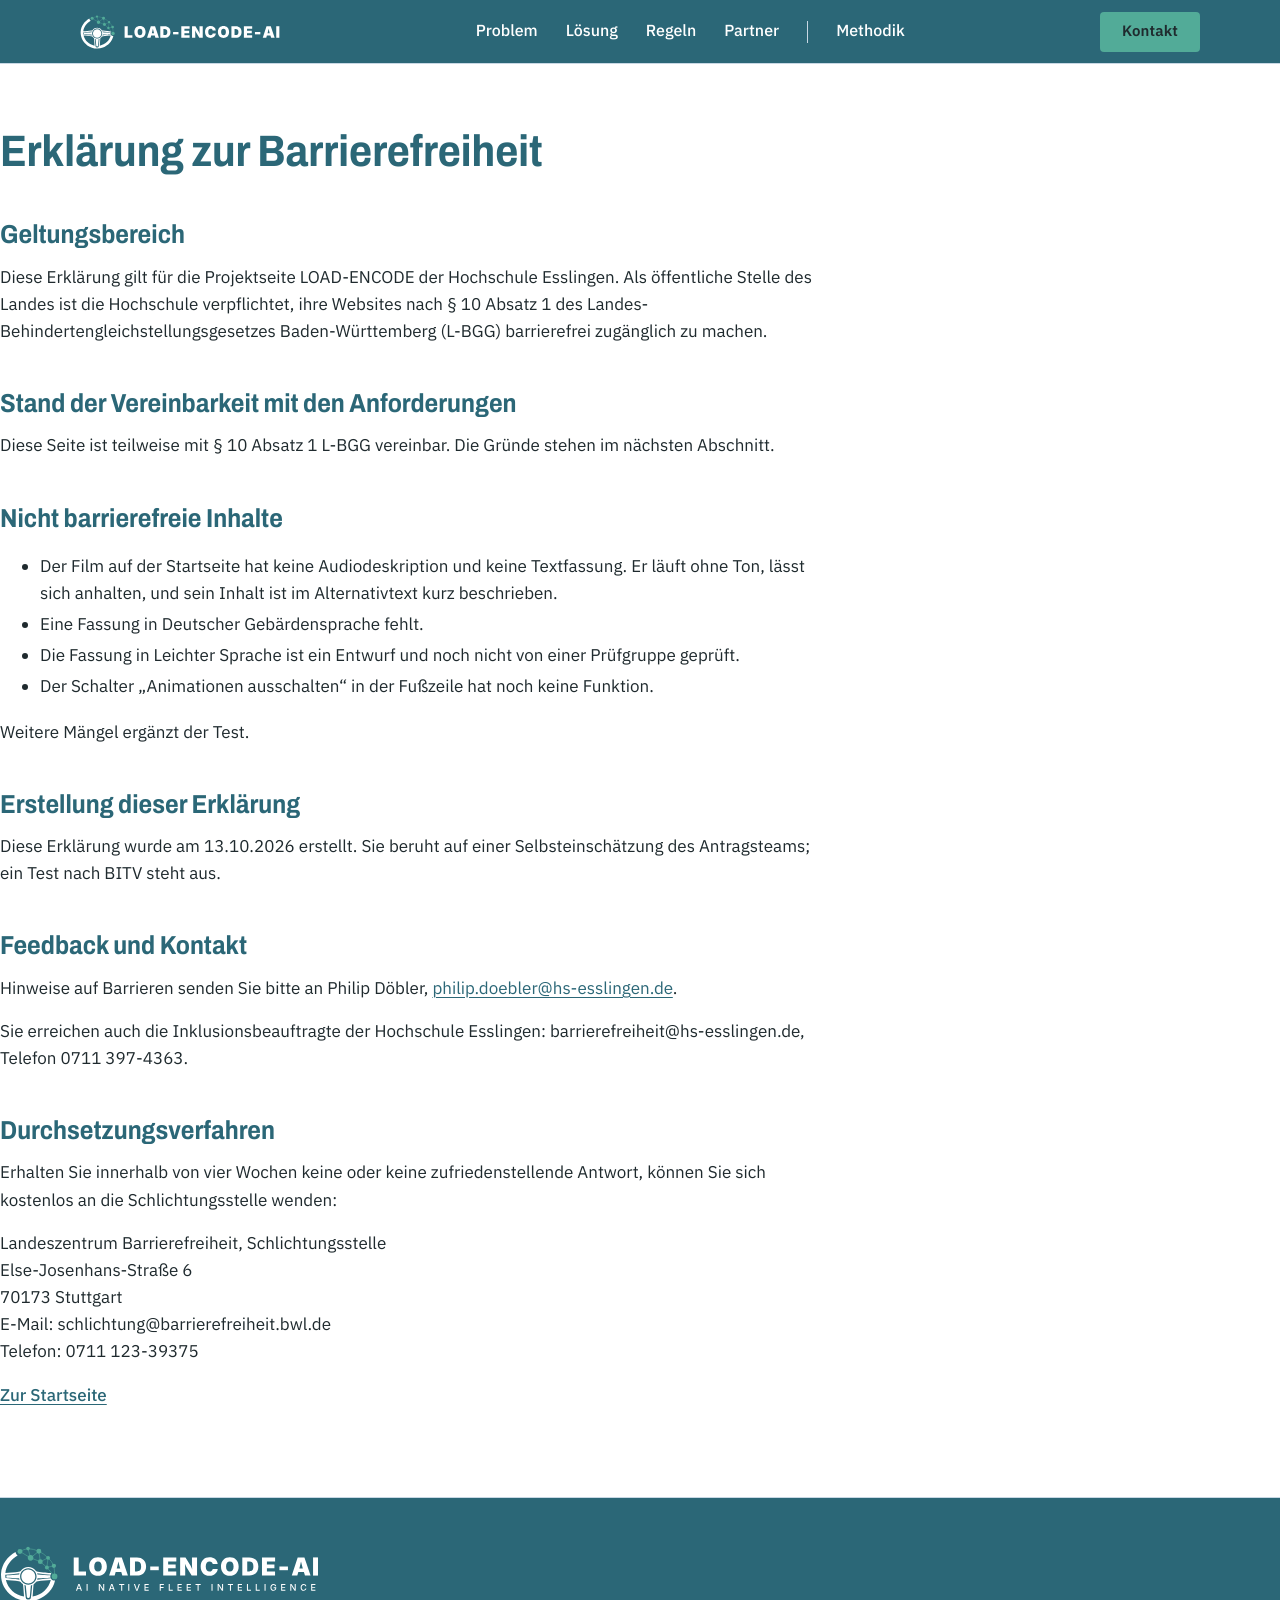
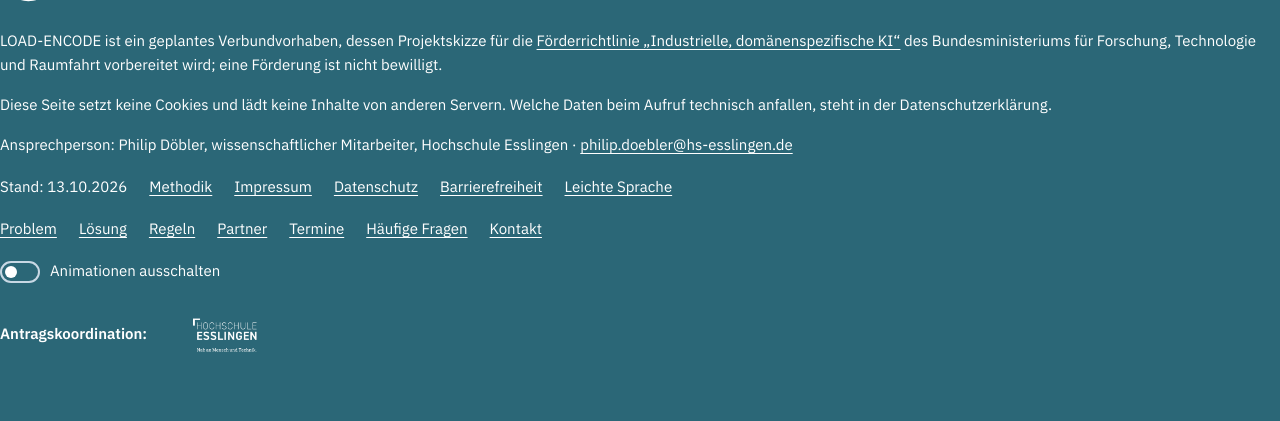
<file: site/barrierefreiheit.html>
<!doctype html>
<html lang="de">
<head>
<meta charset="utf-8">
<title>Erklärung zur Barrierefreiheit – LOAD-ENCODE-AI</title>
<meta name="viewport" content="width=device-width, initial-scale=1">
<meta name="release-status" content="released">
<link rel="stylesheet" href="assets/css/main.css">
<style>

.svg-mono { font-family: var(--font-mono); }
.svg-text { font-family: var(--font-text); }
.svg-head { font-family: var(--font-head); }
.legend { display: flex; flex-wrap: wrap; gap: 8px 22px; font-size: 14px; color: var(--text-muted); }
.legend span { display: inline-flex; gap: 8px; align-items: center; }

.regler { margin-top: 8px; }
.rg-q { font-weight: 600; font-size: 16px; margin-bottom: 10px; }
.rg-row { display: flex; align-items: center; gap: 18px; }
.rg-btn { min-height: 40px; font-size: 15px; padding: 0 14px; }
.rg-track { position: relative; flex: 1; height: 44px; }
.rg-line { position: absolute; left: 0; right: 0; top: 12px; height: 4px; background: var(--border); border-radius: 2px; }
.rg-thumb { position: absolute; top: 4px; width: 20px; height: 20px; margin-left: -10px; border-radius: 50%; background: var(--action-bg); border: 3px solid var(--p-weiss); box-shadow: 0 0 0 1px var(--focus); }
.rg-mark { position: absolute; top: 26px; transform: translateX(-50%); font-family: var(--font-mono); font-size: 12px; color: var(--text-muted); white-space: nowrap; }
.rg-mark:first-of-type { transform: none; }
.rg-mark:last-of-type { transform: translateX(-100%); }
.rg-mark.on { color: var(--text); font-weight: 700; }
.rg-out { display: block; margin-top: 12px; font-size: 16px; line-height: 1.45; color: var(--text); background: var(--bg-card-info); border-radius: 6px; padding: 10px 14px; }

.kopf { height: 64px; display: flex; align-items: center; justify-content: space-between; padding: 0 80px;
        border-bottom: 1px solid var(--border); background: var(--bg); position: relative; z-index: 5; }
.kopf nav { display: flex; gap: 34px; font-weight: 500; font-size: 16px; }
.kopf nav a { color: var(--text); text-decoration: none; }
.kopf nav a.aktiv { text-decoration: underline; text-decoration-color: var(--link); text-decoration-thickness: 2px; text-underline-offset: 8px; }
.kopf .btn { min-height: 40px; font-size: 15px; }
.kopf-mobil { height: 56px; display: flex; align-items: center; justify-content: space-between; padding: 0 16px; border-bottom: 1px solid var(--border); background: var(--bg); }
.kopf-mobil .r { display: flex; gap: 8px; align-items: center; }
.kopf-mobil .btn { min-height: 44px; padding: 0 14px; font-size: 15px; }
.kopf-mobil .menu { min-height: 44px; display: inline-flex; align-items: center; padding: 0 12px; border: 1.5px solid var(--border-strong); border-radius: 4px; font-weight: 600; font-size: 15px; color: var(--text); }
.hero-text .statuszeile { margin-bottom: 22px; }
.hero-text .h1 { margin-bottom: 22px; }
.hero-text .lead { margin-bottom: 30px; color: var(--text); }
.hero-text .cta { display: flex; gap: 26px; align-items: center; margin-bottom: 26px; }
.hero-text .beschr { font-size: 15px; line-height: 1.5; color: var(--text-muted); max-width: 52ch; }
.band { background: var(--bg); border-top: 1px solid var(--border); padding: 18px 80px 0; }
.band-kontext { font-family: var(--font-mono); font-size: 13px; letter-spacing: 0.08em; text-transform: uppercase; color: var(--text-muted); margin-bottom: 14px; }
.band ul { list-style: none; margin: 0; padding: 0; display: grid; grid-template-columns: repeat(5, 1fr); gap: 16px; }
.band li { display: flex; gap: 12px; align-items: flex-start; font-size: 15px; line-height: 1.35; color: var(--text);
           border: 1px solid var(--border); border-radius: 8px; padding: 14px 14px 14px; background: var(--bg-card); }
.band li .rk-n { display: block; font-weight: 600; margin-bottom: 6px; }
.band li .rk-e { font-size: 14px; color: var(--link); }
.band .icon-frame { border-color: var(--border-strong); }
.varlabel { position: absolute; left: 12px; top: 74px; z-index: 1000; font-family: var(--font-mono); font-size: 12px; background: var(--p-weiss);
            color: var(--p-text); border: 1px solid var(--p-struktur); border-radius: 3px; padding: 5px 8px; }

body { background: var(--bg); }
.pg { position: relative; overflow: hidden; }
.wrap { width: 1280px; margin: 0 auto; }
.sec { padding: 96px 0; }
.sec.alt { background: var(--bg-alt); --bg-card: var(--p-weiss); --gh-grund: var(--p-grau); }
.sec.stage { border-top: 1px solid var(--border); }
.sec .h2 { margin-bottom: 20px; max-width: 24em; }
.sec .intro { font-size: var(--step-1); line-height: 1.45; max-width: 60ch; margin-bottom: 36px; }
p.t { max-width: 66ch; }
.only-m { display: none; }
figure { margin: 0; }
figcaption { margin-top: 12px; display: flex; gap: 10px; align-items: baseline; }
figcaption .status-label { flex: none; }
.hero-d { position: relative; height: 836px; }
.hero-d > svg { position: absolute; left: 0; top: 0; }
.hero-d .hero-text { position: absolute; left: 80px; top: 100px; width: 520px; }
.hero-d .status-label { position: absolute; left: 620px; top: 22px; }
.fuerwen { padding: 64px 0 72px; }
.fuerwen .h2 { font-size: var(--step-2); margin-bottom: 10px; }
.fuerwen p { color: var(--text-muted); max-width: 70ch; margin-bottom: 26px; }
.kacheln { list-style: none; margin: 0; padding: 0; display: grid; grid-template-columns: repeat(5, 1fr); gap: 16px; }
.kacheln li { display: flex; gap: 12px; align-items: flex-start; border: 1px solid var(--border); border-radius: 8px; padding: 14px; font-size: 15px; line-height: 1.35; }
.kacheln .rk-n { display: block; font-weight: 600; margin-bottom: 6px; }
.kacheln .rk-e { font-size: 14px; }
.g2 { display: grid; grid-template-columns: minmax(0, 1fr) 620px; gap: 72px; align-items: start; }
.g2 > div, .fragen-top > div, .ki-unten > div, .team-grid > div { min-width: 0; }
.sec .h3 { margin-bottom: 8px; }
figure svg { max-width: 100%; height: auto; }
.switch { display: inline-flex; border: 1.5px solid var(--border-strong); border-radius: 6px; overflow: hidden; font-size: 14.5px; font-weight: 600; margin-bottom: 14px; }
.switch span { padding: 8px 14px; }
.switch span.on { background: var(--action-bg); color: var(--action-text); }
.stage .switch span.on { background: var(--action-bg); color: var(--action-text); }
.fragen-top { display: grid; grid-template-columns: 1fr 470px; gap: 64px; align-items: start; }
.cards3 { display: grid; grid-template-columns: repeat(3, 1fr); gap: 24px; margin-top: 40px; }
.qcard .q { font-size: 16.5px; line-height: 1.45; margin: 10px 0 14px; color: var(--heading); font-weight: 500; }
.qcard .k { font-family: var(--font-mono); font-size: 12.5px; letter-spacing: .06em; text-transform: uppercase; color: var(--text-muted); margin-bottom: 4px; }
.qcard p { font-size: 16px; line-height: 1.5; }
.qcard .zb { border-top: 1px solid var(--border); padding-top: 12px; }
.weg-svg { margin: 12px 0 0; }
.weg-cols { display: grid; grid-template-columns: repeat(3, 1fr); gap: 80px; padding: 0 40px; margin-top: 28px; }
.weg-cols p { font-size: 16.5px; }
.ki-cols { display: grid; grid-template-columns: repeat(3, 1fr); gap: 40px; margin-top: 8px; }
.ki-col .icon-frame { width: 56px; height: 56px; margin-bottom: 14px; }
.ki-col .kurz { font-family: var(--font-head); font-weight: 700; font-size: 26px; color: var(--text); margin-bottom: 4px; }
.ki-col p { font-size: 16.5px; color: var(--text); }
.ki-conn { margin: 18px 0 30px; }
.ki-unten { display: grid; grid-template-columns: 560px 1fr; gap: 64px; align-items: start; }
.antwort { background: var(--bg-card); color: var(--text); border-radius: 8px; padding: 22px 24px; }
.antwort .a-k { font-weight: 600; font-size: 14px; color: var(--text-muted); margin-top: 12px; }
.antwort p { margin: 2px 0 0; font-size: 16px; }
.antwort .wert { display: flex; gap: 12px; align-items: center; margin: 14px 0; font-size: 14px; color: var(--text-muted); }
.antwort .nachweis { border-top: 1px solid var(--border); padding-top: 10px; font-family: var(--font-mono); font-size: 13px; color: var(--text-muted); line-height: 1.5; }
.ki-ctrl { display: flex; gap: 14px; align-items: center; margin-bottom: 14px; flex-wrap: wrap; }
.toggle { display: inline-flex; align-items: center; gap: 10px; font-size: 15px; }
.toggle i { width: 40px; height: 22px; border-radius: 11px; border: 2px solid var(--border-strong); position: relative; }
.toggle i::after { content: ""; position: absolute; left: 3px; top: 3px; width: 12px; height: 12px; border-radius: 50%; background: var(--text-muted); }
ol.schritte { margin: 0; padding-left: 22px; font-size: 16px; line-height: 1.5; }
ol.schritte li { margin-bottom: 6px; }
.neu-offen { display: grid; grid-template-columns: 1fr 1fr; gap: 64px; margin-top: 56px; padding-top: 40px; border-top: 1px solid var(--border); }
.neu-offen .h3 { color: var(--text); margin-bottom: 12px; }
.stage details.auf { border-color: var(--border); }
details.auf p { margin: 8px 0 0 26px; font-size: 16px; }
.ff-label { font-family: var(--font-mono); font-size: 12px; letter-spacing: .06em; color: var(--text-muted); margin-right: 6px; }
.team-grid { display: grid; grid-template-columns: 1fr 1fr; gap: 72px; }
.team-cards { display: grid; grid-template-columns: 1fr 1fr; gap: 16px; margin-top: 14px; }
.team-cards .card { padding: 18px; }
.team-cards .nm { font-weight: 600; color: var(--text-muted); font-style: normal; }
.pubs { list-style: none; padding: 0; margin: 16px 0 0; font-size: 15.5px; line-height: 1.5; }
.pubs li { padding: 10px 0; border-top: 1px solid var(--border); }
.cards-formen { display: grid; grid-template-columns: repeat(3, 1fr); gap: 24px; margin: 14px 0 0; }
.cards-formen p { font-size: 16px; margin: 8px 0 0; }
.rollen5 { display: grid; grid-template-columns: repeat(3, 1fr); gap: 24px; margin-top: 14px; }
.rollen5 .card { display: flex; flex-direction: column; gap: 10px; }
.rollen5 .h3 { font-size: 18.5px; }
.rollen5 p { font-size: 15.5px; margin: 0; }
.rollen5 .lbl { font-weight: 600; }
.mw-sub { margin-top: 56px; }
.mw-sub > .h3 { margin-bottom: 8px; }
.listen { display: grid; grid-template-columns: 1fr 1fr; gap: 24px; margin-top: 14px; }
.listen ul { margin: 6px 0 0; padding-left: 20px; font-size: 16px; }
.schritte6 { list-style: none; padding: 0; margin: 18px 0 0; display: grid; grid-template-columns: repeat(6, 1fr); gap: 16px; counter-reset: s; }
.schritte6 li { counter-increment: s; border-top: 3px solid var(--border-strong); padding-top: 12px; font-size: 15px; line-height: 1.45; }
.schritte6 li::before { content: counter(s); display: block; font-family: var(--font-head); font-weight: 700; font-size: 28px; color: var(--heading); margin-bottom: 6px; }
.stand-box { margin-top: 28px; display: grid; grid-template-columns: 1fr 1fr; gap: 24px; }
.faq2 { display: grid; grid-template-columns: 1fr 1fr; gap: 0 64px; margin-top: 10px; }
.kontakt { display: grid; grid-template-columns: 1fr 1fr; gap: 72px; align-items: start; }
.adresse { font-family: var(--font-mono); font-size: 17px; margin: 18px 0 8px; display: flex; gap: 16px; align-items: center; }
footer.fuss { background: var(--bg-stage); color: var(--text-muted); padding: 48px 0 64px; font-size: 15px; border-top: 1px solid var(--p-flaeche); }
footer.fuss a { color: var(--text-muted); }
footer.fuss .row { display: flex; gap: 22px; flex-wrap: wrap; margin-top: 18px; }
footer.fuss .hs { color: var(--text); font-weight: 600; margin-top: 22px; }
footer.fuss .tg { display: inline-flex; gap: 10px; align-items: center; margin-top: 18px; color: var(--text); }
footer.fuss .tg i { width: 40px; height: 22px; border-radius: 11px; border: 2px solid var(--border-strong); position: relative; display: inline-block; }
footer.fuss .tg i::after { content: ""; position: absolute; left: 3px; top: 3px; width: 12px; height: 12px; border-radius: 50%; background: var(--text-muted); }

@media (max-width: 720px) {
  .wrap { width: auto; margin: 0 16px; }
  .only-d { display: none !important; }
  .only-m { display: block; }
  .sec { padding: 56px 0; }
  .hero-m { padding: 48px 16px 12px; }
  .hero-m .hero-text .h1 { font-size: 40px; }
  .hero-m .hero-text .lead { font-size: 18px; }
  .hero-m .hero-text .cta { flex-direction: column; align-items: flex-start; gap: 14px; }
  .hero-m .fig { position: relative; margin: 8px -16px 0; }
  .hero-m .fig .status-label { position: absolute; left: 16px; top: 8px; }
  .kacheln { grid-template-columns: 1fr; gap: 10px; }
  .g2, .fragen-top, .cards3, .ki-cols, .ki-unten, .neu-offen, .team-grid, .team-cards, .cards-formen, .rollen5, .listen, .stand-box, .faq2, .kontakt { grid-template-columns: 1fr; gap: 24px; }
  .weg-cols { grid-template-columns: 1fr; gap: 20px; padding: 0; }
  .schritte6 { grid-template-columns: 1fr; gap: 14px; }
  .sec .intro { font-size: 18px; }
  .switch { font-size: 13px; }
  .stamp.below-head { top: 66px; }
  .wrap svg, figure svg, .only-m svg { max-width: 100%; height: auto; }
  .regler .rg-row { gap: 8px; }
  .rg-btn { padding: 0 10px; }
  .rg-mark { font-size: 10.5px; }
  .kopf-mobil .wm { font-size: 17px !important; }
  .rg-mark { display: none; }
  .rg-mark.on { display: block; }
  figcaption { flex-direction: column; gap: 6px; }
  .radar text { font-size: 19px; }
  footer.fuss .row { gap: 10px 16px; }
  .hero-m .fig svg { width: 390px; max-width: none; }
}

.kopf nav { gap: 28px; align-items: center; }
.kopf nav .nav-trenn { width: 1px; height: 22px; background: var(--border-strong); }
.kopf .btn { padding: 0 22px; }
.kopf-mobil .wm.nur-zeichen { font-size: 0 !important; }
.kopf-mobil .wm.nur-zeichen svg { width: 30px; height: 30px; }
.kopf-mobil .m-immer { display: flex; gap: 10px; font-weight: 600; font-size: 15px; }
.kopf-mobil .m-immer a { color: var(--text); text-decoration: none; min-height: 44px; display: inline-flex; align-items: center; }
.kopf-mobil .btn { padding: 0 12px; }
.kopf-mobil .menu { padding: 0 10px; }
.film { position: relative; height: min(56.25vw, 66vh); background: var(--bg-stage); overflow: hidden; }
.film-video { display: block; width: 100%; height: 100%; object-fit: contain; }
.film-pause { position: absolute; right: 24px; bottom: 20px; min-height: 44px; padding: 0 16px; border-radius: 4px;
  border: 1px solid rgba(255,255,255,.75); background: rgba(31,42,46,.55); color: #fff; font: 600 15px var(--font-text); cursor: pointer; }
.film-hinweis { position: absolute; left: 24px; bottom: 20px; font-family: var(--font-mono); font-size: 12px; color: #fff;
  background: rgba(31,42,46,.6); padding: 5px 8px; border-radius: 3px; }
.film-hinweis .kurz { display: none; }
.hero-d { height: auto; padding: 48px 0 44px; }
.hero-d .hero-text { position: static; width: 1280px; margin: 0 auto; display: grid; grid-template-columns: 1fr 1fr;
  column-gap: 72px; align-items: start; }
.hero-d .hero-text .statuszeile { grid-column: 1 / -1; }
.hero-d .hero-text .h1 { grid-column: 1; grid-row: 2 / span 3; margin: 0; }
.hero-d .hero-text .lead, .hero-d .hero-text .cta, .hero-d .hero-text .beschr { grid-column: 2; }
.ueberzeile { font-family: var(--font-mono); font-size: 13px; letter-spacing: .08em; text-transform: uppercase;
  color: var(--text-muted); margin: 0 0 10px; }
.partnerband { padding: 28px 0 34px; border-bottom: 1px solid var(--border); }
.pb-kopf { display: flex; justify-content: space-between; align-items: baseline; gap: 16px; margin-bottom: 14px; }
.pb-kopf .ueberzeile { margin: 0; }
.pb-platz { list-style: none; margin: 0; padding: 0; display: grid; grid-template-columns: repeat(5, 1fr); gap: 16px; }
.pb-platz a { display: flex; gap: 10px; align-items: center; min-height: 64px; padding: 10px 12px; border: 1.5px dashed var(--border-strong);
  border-radius: 6px; font-size: 14.5px; line-height: 1.35; color: var(--text-muted); text-decoration: none; }
.pb-platz a:hover, .pb-platz a:focus-visible { border-color: var(--link); color: var(--text); }
.pb-voll { background: var(--bg-card); border: 1px solid var(--border); border-radius: 8px; padding: 22px 26px 26px; margin: 8px 0 40px; }
.pb-voll .pb-kontext { font-size: 15px; color: var(--text-muted); margin-bottom: 16px; }
.pb-voll .slots { display: flex; flex-wrap: wrap; gap: 22px 34px; margin-bottom: 22px; }
.pb-voll .slot { width: 160px; height: 48px; display: grid; place-items: center; }
.pb-voll .sil { background: var(--border); border-radius: 4px; }
.waage-zeile { max-width: 860px; margin: 6px 0 44px; }
.reiter-kurz { font-size: 16px; color: var(--text-muted); max-width: 80ch; margin: 0 0 16px; }
.reiter-liste { display: none; flex-wrap: wrap; gap: 8px; margin-bottom: 0; border-bottom: 2px solid var(--border); }
.js .reiter-liste { display: flex; }
.reiter-liste button { display: inline-flex; gap: 8px; align-items: center; min-height: 48px; padding: 0 16px; border: 1px solid var(--border);
  border-bottom: 0; border-radius: 6px 6px 0 0; background: var(--bg-alt); color: var(--text); font: 600 15px var(--font-text); cursor: pointer; margin-bottom: -2px; }
.reiter-liste button[aria-selected="true"] { background: var(--bg-card); border-color: var(--border-strong); border-bottom: 2px solid var(--bg-card); }
.reiter-panel { margin-top: 18px; padding: 26px 28px; }
.js .reiter-panel { margin-top: 0; border-top-left-radius: 0; }
.js .reiter-panel[hidden] { display: none; }
.reiter-panel .h3 { margin-bottom: 14px; }
.reiter-dl { margin: 0 0 20px; display: grid; grid-template-columns: repeat(3, 1fr); gap: 18px 28px; }
.reiter-dl dt { font-family: var(--font-mono); font-size: 12px; letter-spacing: .06em; text-transform: uppercase; color: var(--text-muted); margin-bottom: 6px; }
.reiter-dl dd { margin: 0; font-size: 15.5px; line-height: 1.45; }
.kosten-raster { display: grid; grid-template-columns: repeat(4, 1fr); gap: 20px; }
.kosten-raster .card p { margin: 0; font-size: 15.5px; }
@media (max-width: 720px) {
  .film { height: auto; aspect-ratio: 16 / 9; }
  .film-pause { right: 10px; bottom: 10px; min-height: 40px; padding: 0 12px; font-size: 14px; }
  .film-hinweis { left: 10px; bottom: 12px; font-size: 11px; }
  .film-hinweis .lang { display: none; }
  .film-hinweis .kurz { display: inline; }
  .pb-kopf { flex-direction: column; gap: 6px; }
  .pb-platz { grid-template-columns: 1fr; gap: 8px; }
  .pb-platz a { min-height: 52px; }
  .pb-voll { padding: 18px 16px; }
  .pb-voll .slots { gap: 14px 18px; }
  .pb-voll .slot { width: 140px; }
  .waage-zeile { margin-bottom: 28px; }
  .reiter-liste { gap: 6px; border-bottom: 0; }
  .reiter-liste button { border-radius: 6px; border-bottom: 1px solid var(--border); margin-bottom: 0; min-height: 44px; padding: 0 12px; font-size: 14px; }
  .reiter-liste button[aria-selected="true"] { border-color: var(--link); border-bottom: 1px solid var(--link); }
  .js .reiter-panel { margin-top: 12px; border-top-left-radius: 8px; }
  .reiter-dl { grid-template-columns: 1fr; }
  .kosten-raster { grid-template-columns: 1fr; gap: 14px; }
}
.leitbegriffe { list-style: none; margin: 18px 0 0; padding: 0; display: flex; flex-wrap: wrap; gap: 8px; max-width: 64ch; }
.leitbegriffe li { font: 500 11.5px/1 var(--font-mono); letter-spacing: .06em; text-transform: uppercase; white-space: nowrap;
  color: var(--text); border: 1px solid var(--p-akzent); border-radius: 999px; padding: 6px 11px 5px; }
.hero-d .hero-text .leitbegriffe { grid-column: 2; }
.lb { display: inline-block; font: 600 11.5px/1 var(--font-mono); letter-spacing: .06em; text-transform: uppercase;
  color: var(--heading); border: 1.5px solid var(--p-akzent); border-radius: 999px; padding: 5px 10px 4px;
  margin-right: 8px; vertical-align: 2px; white-space: nowrap; }
p.lb-satz { max-width: 66ch; }
.sec .intro .lb { vertical-align: 3px; }
.formales { margin-top: 56px; display: grid; grid-template-columns: 1.35fr 1fr; gap: 56px; align-items: start; }
.formales .h3 { margin: 0 0 14px; }
dl.fakten { margin: 0; border-top: 1px solid var(--border); }
dl.fakten > div { display: grid; grid-template-columns: 11em 1fr; gap: 16px; padding: 10px 0; border-bottom: 1px solid var(--border); }
dl.fakten dt { font: 600 12.5px/1.5 var(--font-mono); letter-spacing: .05em; text-transform: uppercase; color: var(--text-muted);
  padding-top: 2px; }
dl.fakten dd { margin: 0; font-size: 16px; line-height: 1.5; }
.quellen { list-style: none; margin: 0; padding: 0; border-top: 1px solid var(--border); }
.quellen li { padding: 11px 0; border-bottom: 1px solid var(--border); }
.quellen a { font-weight: 600; }
.quellen a::after { content: " ↗"; font-weight: 400; }
.quellen span { display: block; font-size: 14px; color: var(--text-muted); margin-top: 2px; }
.formales .caption { margin-top: 14px; }
@media (max-width: 720px) {
  .formales { grid-template-columns: 1fr; gap: 36px; margin-top: 40px; }
  dl.fakten > div { grid-template-columns: 1fr; gap: 2px; }
}
.logo-kopf { display: inline-flex; align-items: center; text-decoration: none; }
.logo-kopf img { display: block; height: 34px; width: auto; }
.kopf-mobil .logo-kopf img { height: 36px; }
.hero-d .hero-text .h1 { grid-row: 2; }
.hero-logo { grid-column: 1; grid-row: 3 / span 6; width: 300px; height: auto; margin-top: -24px; align-self: start; }
.fuss-logo { display: block; height: 56px; width: auto; margin: 0 0 28px; }
@media (max-width: 720px) { .fuss-logo { height: 46px; } }
:root { --sigma-s2: 4px; --sigma-s4: 8px; }
.lg { display: flex; align-items: center; justify-content: center; height: 80px; }
.lg img { width: 240px; max-width: 100%; height: 80px; object-fit: contain; }
.lg-paar { display: flex; gap: 8px; } .lg-paar img { width: 116px; }
.lg.s2 img { filter: blur(var(--sigma-s2)); } .lg.s4 img { filter: blur(var(--sigma-s4)); }
.lg.versteckt { display: none !important; }
.pb-lauf { position: relative; overflow: hidden; margin: 0 0 18px; }
.pb-lauf .spur { display: flex; gap: 48px; width: max-content; animation: pblauf 110s linear infinite; }
.pb-lauf .lg { flex: 0 0 200px; height: 64px; } .pb-lauf .lg img { width: 200px; height: 64px; }
.pb-lauf.pause .spur { animation-play-state: paused; }
@keyframes pblauf { from { transform: translateX(0); } to { transform: translateX(-50%); } }
@media (prefers-reduced-motion: reduce) { .pb-lauf .spur { animation: none; flex-wrap: wrap; width: auto; } .pb-lauf .zweit { display: none; } }
.pb-lauf-knopf { font: 600 14px var(--font-text); background: none; border: 1px solid var(--border-strong); border-radius: 4px;
  min-height: 36px; padding: 0 12px; color: var(--text); cursor: pointer; }
.pb-kopf .rechts { display: flex; gap: 16px; align-items: center; }
.lg-raster { display: grid; grid-template-columns: repeat(auto-fill, minmax(220px, 1fr)); gap: 22px 30px; align-items: center; margin: 4px 0 24px; }
.lg-legende { display: flex; flex-wrap: wrap; gap: 6px 20px; font-size: 14px; color: var(--text-muted); margin: 0 0 14px; }
.lg-legende span::before { content: ""; display: inline-block; width: 10px; height: 10px; border-radius: 50%; margin-right: 6px; }
.lg-legende .l-fest::before { background: var(--p-struktur); } .lg-legende .l-s2::before { background: var(--p-akzent); }
.lg-legende .l-s4::before { background: var(--p-flaeche); }
.pb-gesucht { font-size: 15px; color: var(--text-muted); margin: 6px 0 12px; }
.lg-tabelle { width: 100%; border-collapse: collapse; margin: 26px 0 0; font-size: 15px; background: var(--bg-card); }
.lg-tabelle caption { text-align: left; font: 700 18px var(--font-head); color: var(--p-struktur); padding: 0 0 10px; }
.lg-tabelle th { text-align: left; font: 600 12px var(--font-mono); letter-spacing: .06em; text-transform: uppercase; color: var(--text-muted);
  border-bottom: 2px solid var(--p-struktur); padding: 8px 12px; }
.lg-tabelle td { border-bottom: 1px solid var(--p-flaeche); padding: 8px 12px; vertical-align: middle; }
.lg-tabelle td.l .lg { height: 44px; justify-content: flex-start; } .lg-tabelle td.l .lg img { width: 132px; height: 44px; }
.lg-tabelle tr.versteckt { display: none; }
@media (max-width: 720px) {
  .pb-kopf .rechts { justify-content: space-between; width: 100%; }
  .pb-lauf .lg { flex-basis: 150px; height: 50px; } .pb-lauf .lg img { width: 150px; height: 50px; }
  .lg-raster { grid-template-columns: repeat(2, 1fr); gap: 14px 16px; }
  .lg img { width: 100%; height: 56px; } .lg { height: 56px; }
  .lg-tabelle { font-size: 14px; } .lg-tabelle th:nth-child(4), .lg-tabelle td:nth-child(4) { display: none; }
}

.hero-text .kontakt-zeile { margin-top: 10px; color: var(--text); }
.hero-text .kontakt-zeile a { color: inherit; }
.lg-tabelle td.nm.s2 { filter: blur(var(--sigma-s2)); } .lg-tabelle td.nm.s4 { filter: blur(var(--sigma-s4)); }
.unterseite ul.maengel li { margin: 4px 0; }
.kontaktkarte { display: flex; gap: 16px; align-items: center; margin: 18px 0 8px; padding: 14px 18px 14px 14px;
  border: 1px solid rgba(255, 255, 255, .3); border-radius: 14px; max-width: 34em; }
.kk-foto { width: 64px; height: 64px; border-radius: 50%; object-fit: cover; flex: none; }
.kk-name { font: 700 19px/1.25 var(--font-head); }
.kk-rolle, .kk-org { font-size: 14px; line-height: 1.45; color: var(--text-muted); }
.kk-wege { margin-top: 6px; font-size: 15px; line-height: 1.5; }
.kk-wege a { color: inherit; }
.kk-vcard { display: inline-block; margin-top: 8px; font: 600 13px/1 var(--font-mono); color: inherit;
  border: 1px solid var(--p-akzent); border-radius: 999px; padding: 6px 11px 5px; text-decoration: none; }
.fg-logo { display: flex; gap: 18px; align-items: center; background: #fff; border: 1px solid var(--border);
  border-radius: 10px; padding: 12px 16px; margin: 0 0 22px; }
.fg-logo img { width: 156px; height: auto; flex: none; }
.fg-logo p { margin: 0; font-size: 13.5px; line-height: 1.45; color: var(--text-muted); }
</style>

<link rel="icon" type="image/svg+xml" href="assets/images/logo/bildmarke_farbig.svg">
<style>.unterseite { padding: 64px 0 88px; }
.unterseite .prosa { max-width: 76ch; }
.unterseite h1 { font: 700 44px/1.1 var(--font-head); color: var(--heading); margin: 0 0 14px; }
.unterseite h2 { font: 700 26px/1.2 var(--font-head); color: var(--heading); margin: 44px 0 12px; scroll-margin-top: 80px; }
.unterseite h3 { font: 600 19px/1.3 var(--font-text); margin: 22px 0 6px; }
.unterseite p, .unterseite li, .unterseite dd { font-size: 17px; line-height: 1.6; }
.unterseite .toc { columns: 2; column-gap: 40px; padding-left: 20px; margin: 18px 0 8px; }
.unterseite .toc li { font-size: 16px; margin: 3px 0; }
.unterseite dl.glossar dt { font-weight: 600; margin-top: 12px; }
.unterseite dl.glossar dd { margin: 2px 0 0; }
.unterseite .offen { color: var(--anm); font-family: var(--font-mono); font-size: 14px; }
.unterseite .zurueck { display: flex; gap: 24px; margin: 6px 0 0; }
.unterseite .ls p { font-size: 20px; line-height: 1.7; margin: 0 0 14px; }
.unterseite .ls h2 { font-size: 28px; }
@media (max-width: 720px) { .unterseite { padding: 40px 0 56px; } .unterseite h1 { font-size: 34px; } .unterseite .toc { columns: 1; } }
</style></head>
<body class="">
<div class="pg"><div class="only-d"><header class="kopf stage"><a href="index.html" class="logo-kopf"><span class="wm logo-kopf"><img src="assets/images/logo/logo_quer_negativ.svg" alt="LOAD-ENCODE-AI" width="200" height="34"></span></a><nav aria-label="Hauptnavigation"><a href="index.html#ausgangslage">Problem</a><a href="index.html#datenweg">Lösung</a><a href="index.html#daten-und-rechte">Regeln</a><a href="index.html#partner">Partner</a><span class="nav-trenn" aria-hidden="true"></span><a href="methodik.html">Methodik</a></nav><a class="btn" href="index.html#kontakt">Kontakt</a></header></div><div class="only-m"><header class="kopf-mobil stage"><a href="index.html" class="logo-kopf"><span class="wm logo-kopf nur-zeichen"><img src="assets/images/logo/bildmarke_negativ.svg" alt="LOAD-ENCODE-AI" width="37" height="36"></span></a><nav class="m-immer" aria-label="Wichtige Fragen"><a href="index.html#partner">Partner</a><a href="index.html#daten-und-rechte">Regeln</a></nav><div class="r"><a class="btn" href="index.html#kontakt">Kontakt</a><a class="menu" href="#seitennavigation" aria-label="Menü"><svg width="20" height="20" viewBox="0 0 20 20" aria-hidden="true"><path d="M3 5h14M3 10h14M3 15h14" stroke="currentColor" stroke-width="2" stroke-linecap="round"/></svg></a></div></header></div><main id="inhalt" class="unterseite"><div class="wrap"><h1>Erklärung zur Barrierefreiheit</h1><div class="prosa"><h2>Geltungsbereich</h2><p>Diese Erklärung gilt für die Projektseite LOAD-ENCODE der Hochschule Esslingen. Als öffentliche Stelle des Landes ist die Hochschule verpflichtet, ihre Websites nach § 10 Absatz 1 des Landes-Behindertengleichstellungsgesetzes Baden-Württemberg (L-BGG) barrierefrei zugänglich zu machen.</p><h2>Stand der Vereinbarkeit mit den Anforderungen</h2><p>Diese Seite ist teilweise mit § 10 Absatz 1 L-BGG vereinbar. Die Gründe stehen im nächsten Abschnitt.</p><h2>Nicht barrierefreie Inhalte</h2><ul class="maengel"><li>Der Film auf der Startseite hat keine Audiodeskription und keine Textfassung. Er läuft ohne Ton, lässt sich anhalten, und sein Inhalt ist im Alternativtext kurz beschrieben.</li><li>Eine Fassung in Deutscher Gebärdensprache fehlt.</li><li>Die Fassung in Leichter Sprache ist ein Entwurf und noch nicht von einer Prüfgruppe geprüft.</li><li>Der Schalter „Animationen ausschalten“ in der Fußzeile hat noch keine Funktion.</li></ul><p>Weitere Mängel ergänzt der Test.</p><h2>Erstellung dieser Erklärung</h2><p>Diese Erklärung wurde am 13.10.2026 erstellt. Sie beruht auf einer Selbsteinschätzung des Antragsteams; ein Test nach BITV steht aus.</p><h2>Feedback und Kontakt</h2><p>Hinweise auf Barrieren senden Sie bitte an Philip Döbler, <a href="mailto:philip.doebler@hs-esslingen.de">philip.doebler@hs-esslingen.de</a>.</p><p>Sie erreichen auch die Inklusionsbeauftragte der Hochschule Esslingen: barrierefreiheit@hs-esslingen.de, Telefon 0711 397-4363.</p><h2>Durchsetzungsverfahren</h2><p>Erhalten Sie innerhalb von vier Wochen keine oder keine zufriedenstellende Antwort, können Sie sich kostenlos an die Schlichtungsstelle wenden:</p><p>Landeszentrum Barrierefreiheit, Schlichtungsstelle<br>Else-Josenhans-Straße 6<br>70173 Stuttgart<br>E-Mail: schlichtung@barrierefreiheit.bwl.de<br>Telefon: 0711 123-39375</p><p class="zurueck"><a class="textlink" href="index.html">Zur Startseite</a></p></div></div></main><footer class="fuss stage"><div class="wrap"><img class="fuss-logo" src="assets/images/logo/logo_quer_claim_negativ.svg" alt="LOAD-ENCODE-AI – AI Native Fleet Intelligence" width="318" height="56"><p>LOAD-ENCODE ist ein geplantes Verbundvorhaben, dessen Projektskizze für die <a href="https://www.bmftr.bund.de/SharedDocs/Bekanntmachungen/DE/2026/07/2026-07-31-bekanntmachung-ki-wertschoepfungsketten.html">Förderrichtlinie „Industrielle, domänenspezifische KI“</a> des Bundesministeriums für Forschung, Technologie und Raumfahrt vorbereitet wird; eine Förderung ist nicht bewilligt.</p><p>Diese Seite setzt keine Cookies und lädt keine Inhalte von anderen Servern. Welche Daten beim Aufruf technisch anfallen, steht in der Datenschutzerklärung.</p><p>Ansprechperson: Philip Döbler, wissenschaftlicher Mitarbeiter, Hochschule Esslingen · <a href="mailto:philip.doebler@hs-esslingen.de">philip.doebler@hs-esslingen.de</a></p><div class="row"><span>Stand: 13.10.2026</span><a href="methodik.html">Methodik</a><a href="impressum.html">Impressum</a><a href="datenschutz.html">Datenschutz</a><a href="barrierefreiheit.html">Barrierefreiheit</a><a href="leichte_sprache.html">Leichte Sprache</a></div><nav class="row" id="seitennavigation" aria-label="Seitennavigation"><a href="index.html#ausgangslage">Problem</a><a href="index.html#datenweg">Lösung</a><a href="index.html#daten-und-rechte">Regeln</a><a href="index.html#partner">Partner</a><a href="index.html#termine">Termine</a><a href="index.html#faq">Häufige Fragen</a><a href="index.html#kontakt">Kontakt</a></nav><div class="tg"><i></i>Animationen ausschalten</div><div class="hs">Antragskoordination: <img src="assets/images/partner/hell/ORG-HSE.png" alt="Hochschule Esslingen" style="height:44px;vertical-align:middle;margin-left:8px"></div></div></footer></div>
</body>
</html>
</file>
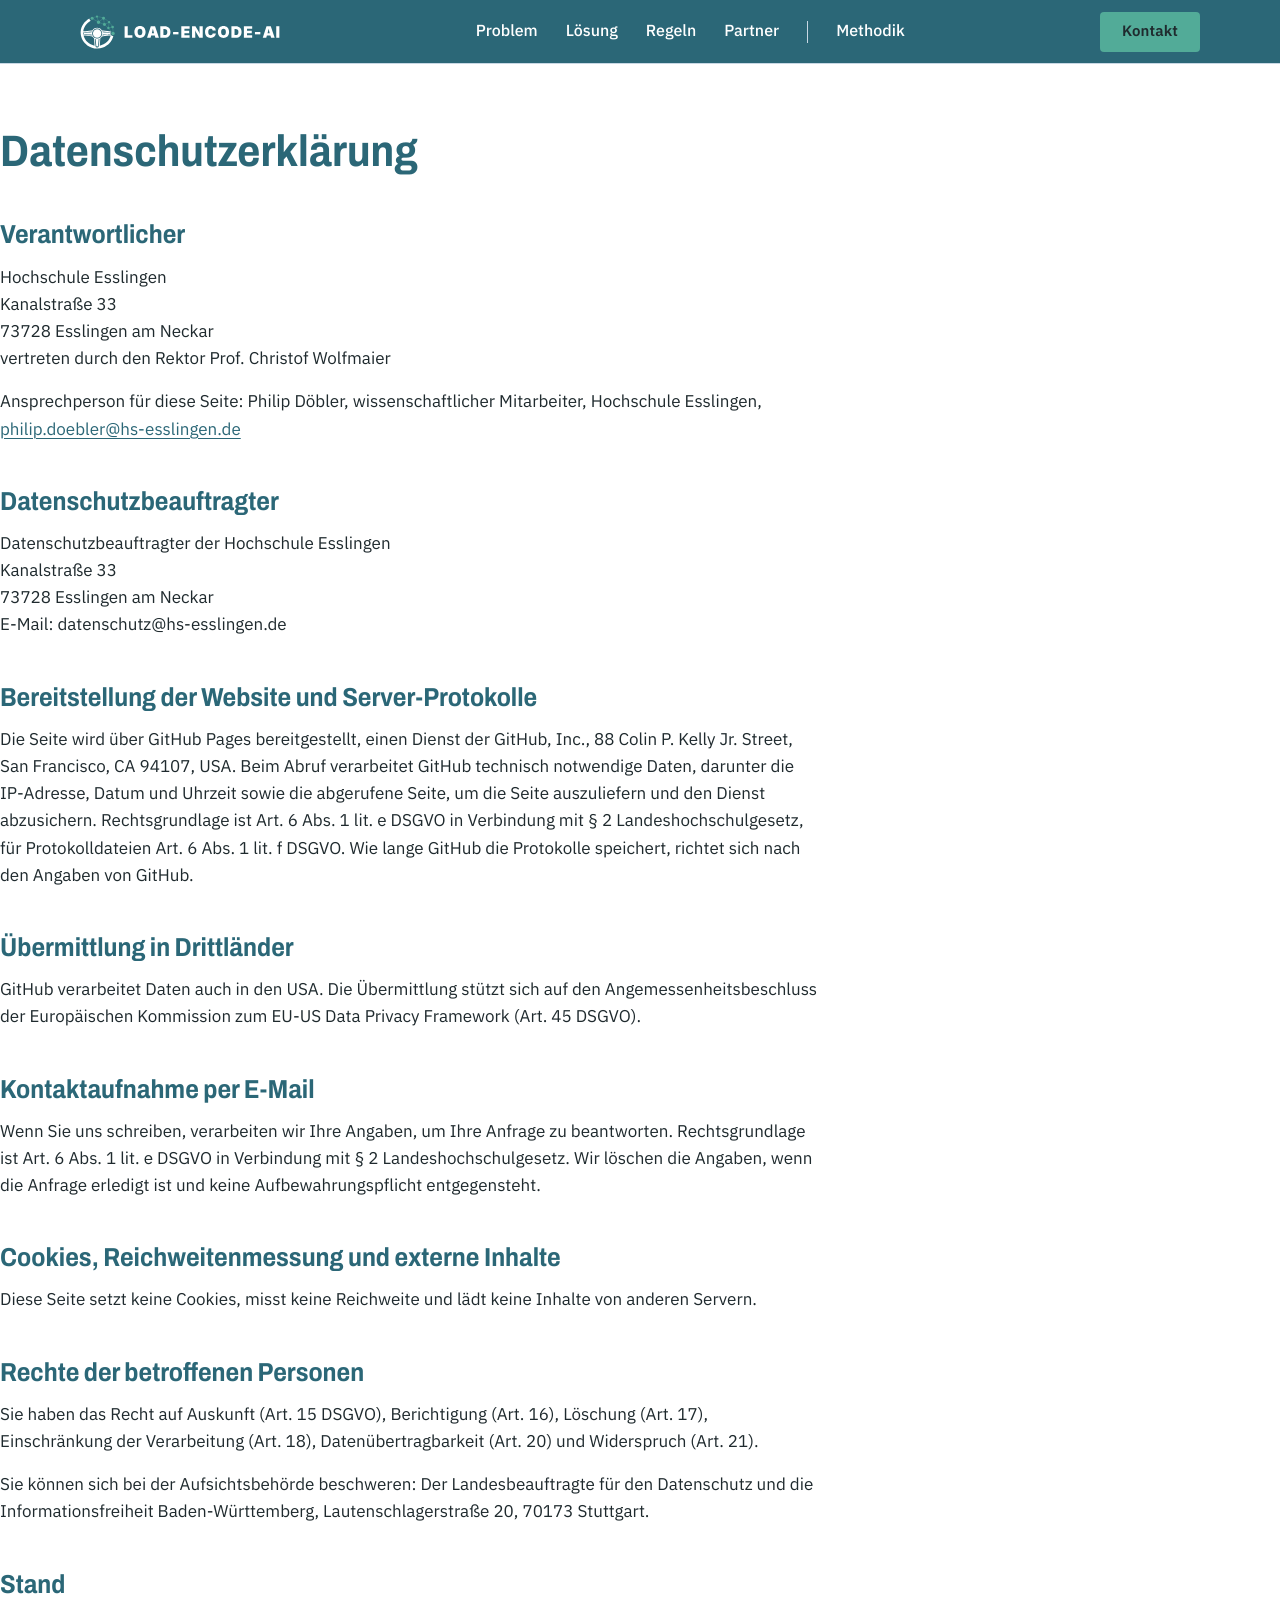
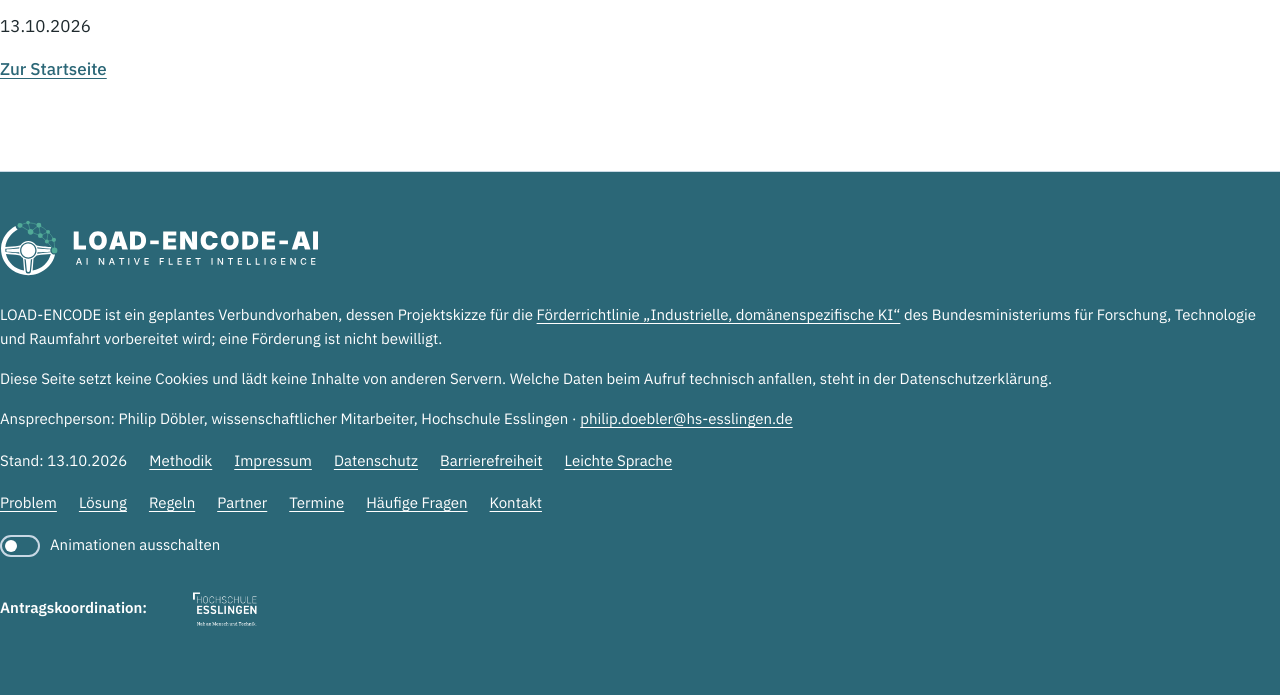
<file: site/datenschutz.html>
<!doctype html>
<html lang="de">
<head>
<meta charset="utf-8">
<title>Datenschutzerklärung – LOAD-ENCODE-AI</title>
<meta name="viewport" content="width=device-width, initial-scale=1">
<meta name="release-status" content="released">
<link rel="stylesheet" href="assets/css/main.css">
<style>

.svg-mono { font-family: var(--font-mono); }
.svg-text { font-family: var(--font-text); }
.svg-head { font-family: var(--font-head); }
.legend { display: flex; flex-wrap: wrap; gap: 8px 22px; font-size: 14px; color: var(--text-muted); }
.legend span { display: inline-flex; gap: 8px; align-items: center; }

.regler { margin-top: 8px; }
.rg-q { font-weight: 600; font-size: 16px; margin-bottom: 10px; }
.rg-row { display: flex; align-items: center; gap: 18px; }
.rg-btn { min-height: 40px; font-size: 15px; padding: 0 14px; }
.rg-track { position: relative; flex: 1; height: 44px; }
.rg-line { position: absolute; left: 0; right: 0; top: 12px; height: 4px; background: var(--border); border-radius: 2px; }
.rg-thumb { position: absolute; top: 4px; width: 20px; height: 20px; margin-left: -10px; border-radius: 50%; background: var(--action-bg); border: 3px solid var(--p-weiss); box-shadow: 0 0 0 1px var(--focus); }
.rg-mark { position: absolute; top: 26px; transform: translateX(-50%); font-family: var(--font-mono); font-size: 12px; color: var(--text-muted); white-space: nowrap; }
.rg-mark:first-of-type { transform: none; }
.rg-mark:last-of-type { transform: translateX(-100%); }
.rg-mark.on { color: var(--text); font-weight: 700; }
.rg-out { display: block; margin-top: 12px; font-size: 16px; line-height: 1.45; color: var(--text); background: var(--bg-card-info); border-radius: 6px; padding: 10px 14px; }

.kopf { height: 64px; display: flex; align-items: center; justify-content: space-between; padding: 0 80px;
        border-bottom: 1px solid var(--border); background: var(--bg); position: relative; z-index: 5; }
.kopf nav { display: flex; gap: 34px; font-weight: 500; font-size: 16px; }
.kopf nav a { color: var(--text); text-decoration: none; }
.kopf nav a.aktiv { text-decoration: underline; text-decoration-color: var(--link); text-decoration-thickness: 2px; text-underline-offset: 8px; }
.kopf .btn { min-height: 40px; font-size: 15px; }
.kopf-mobil { height: 56px; display: flex; align-items: center; justify-content: space-between; padding: 0 16px; border-bottom: 1px solid var(--border); background: var(--bg); }
.kopf-mobil .r { display: flex; gap: 8px; align-items: center; }
.kopf-mobil .btn { min-height: 44px; padding: 0 14px; font-size: 15px; }
.kopf-mobil .menu { min-height: 44px; display: inline-flex; align-items: center; padding: 0 12px; border: 1.5px solid var(--border-strong); border-radius: 4px; font-weight: 600; font-size: 15px; color: var(--text); }
.hero-text .statuszeile { margin-bottom: 22px; }
.hero-text .h1 { margin-bottom: 22px; }
.hero-text .lead { margin-bottom: 30px; color: var(--text); }
.hero-text .cta { display: flex; gap: 26px; align-items: center; margin-bottom: 26px; }
.hero-text .beschr { font-size: 15px; line-height: 1.5; color: var(--text-muted); max-width: 52ch; }
.band { background: var(--bg); border-top: 1px solid var(--border); padding: 18px 80px 0; }
.band-kontext { font-family: var(--font-mono); font-size: 13px; letter-spacing: 0.08em; text-transform: uppercase; color: var(--text-muted); margin-bottom: 14px; }
.band ul { list-style: none; margin: 0; padding: 0; display: grid; grid-template-columns: repeat(5, 1fr); gap: 16px; }
.band li { display: flex; gap: 12px; align-items: flex-start; font-size: 15px; line-height: 1.35; color: var(--text);
           border: 1px solid var(--border); border-radius: 8px; padding: 14px 14px 14px; background: var(--bg-card); }
.band li .rk-n { display: block; font-weight: 600; margin-bottom: 6px; }
.band li .rk-e { font-size: 14px; color: var(--link); }
.band .icon-frame { border-color: var(--border-strong); }
.varlabel { position: absolute; left: 12px; top: 74px; z-index: 1000; font-family: var(--font-mono); font-size: 12px; background: var(--p-weiss);
            color: var(--p-text); border: 1px solid var(--p-struktur); border-radius: 3px; padding: 5px 8px; }

body { background: var(--bg); }
.pg { position: relative; overflow: hidden; }
.wrap { width: 1280px; margin: 0 auto; }
.sec { padding: 96px 0; }
.sec.alt { background: var(--bg-alt); --bg-card: var(--p-weiss); --gh-grund: var(--p-grau); }
.sec.stage { border-top: 1px solid var(--border); }
.sec .h2 { margin-bottom: 20px; max-width: 24em; }
.sec .intro { font-size: var(--step-1); line-height: 1.45; max-width: 60ch; margin-bottom: 36px; }
p.t { max-width: 66ch; }
.only-m { display: none; }
figure { margin: 0; }
figcaption { margin-top: 12px; display: flex; gap: 10px; align-items: baseline; }
figcaption .status-label { flex: none; }
.hero-d { position: relative; height: 836px; }
.hero-d > svg { position: absolute; left: 0; top: 0; }
.hero-d .hero-text { position: absolute; left: 80px; top: 100px; width: 520px; }
.hero-d .status-label { position: absolute; left: 620px; top: 22px; }
.fuerwen { padding: 64px 0 72px; }
.fuerwen .h2 { font-size: var(--step-2); margin-bottom: 10px; }
.fuerwen p { color: var(--text-muted); max-width: 70ch; margin-bottom: 26px; }
.kacheln { list-style: none; margin: 0; padding: 0; display: grid; grid-template-columns: repeat(5, 1fr); gap: 16px; }
.kacheln li { display: flex; gap: 12px; align-items: flex-start; border: 1px solid var(--border); border-radius: 8px; padding: 14px; font-size: 15px; line-height: 1.35; }
.kacheln .rk-n { display: block; font-weight: 600; margin-bottom: 6px; }
.kacheln .rk-e { font-size: 14px; }
.g2 { display: grid; grid-template-columns: minmax(0, 1fr) 620px; gap: 72px; align-items: start; }
.g2 > div, .fragen-top > div, .ki-unten > div, .team-grid > div { min-width: 0; }
.sec .h3 { margin-bottom: 8px; }
figure svg { max-width: 100%; height: auto; }
.switch { display: inline-flex; border: 1.5px solid var(--border-strong); border-radius: 6px; overflow: hidden; font-size: 14.5px; font-weight: 600; margin-bottom: 14px; }
.switch span { padding: 8px 14px; }
.switch span.on { background: var(--action-bg); color: var(--action-text); }
.stage .switch span.on { background: var(--action-bg); color: var(--action-text); }
.fragen-top { display: grid; grid-template-columns: 1fr 470px; gap: 64px; align-items: start; }
.cards3 { display: grid; grid-template-columns: repeat(3, 1fr); gap: 24px; margin-top: 40px; }
.qcard .q { font-size: 16.5px; line-height: 1.45; margin: 10px 0 14px; color: var(--heading); font-weight: 500; }
.qcard .k { font-family: var(--font-mono); font-size: 12.5px; letter-spacing: .06em; text-transform: uppercase; color: var(--text-muted); margin-bottom: 4px; }
.qcard p { font-size: 16px; line-height: 1.5; }
.qcard .zb { border-top: 1px solid var(--border); padding-top: 12px; }
.weg-svg { margin: 12px 0 0; }
.weg-cols { display: grid; grid-template-columns: repeat(3, 1fr); gap: 80px; padding: 0 40px; margin-top: 28px; }
.weg-cols p { font-size: 16.5px; }
.ki-cols { display: grid; grid-template-columns: repeat(3, 1fr); gap: 40px; margin-top: 8px; }
.ki-col .icon-frame { width: 56px; height: 56px; margin-bottom: 14px; }
.ki-col .kurz { font-family: var(--font-head); font-weight: 700; font-size: 26px; color: var(--text); margin-bottom: 4px; }
.ki-col p { font-size: 16.5px; color: var(--text); }
.ki-conn { margin: 18px 0 30px; }
.ki-unten { display: grid; grid-template-columns: 560px 1fr; gap: 64px; align-items: start; }
.antwort { background: var(--bg-card); color: var(--text); border-radius: 8px; padding: 22px 24px; }
.antwort .a-k { font-weight: 600; font-size: 14px; color: var(--text-muted); margin-top: 12px; }
.antwort p { margin: 2px 0 0; font-size: 16px; }
.antwort .wert { display: flex; gap: 12px; align-items: center; margin: 14px 0; font-size: 14px; color: var(--text-muted); }
.antwort .nachweis { border-top: 1px solid var(--border); padding-top: 10px; font-family: var(--font-mono); font-size: 13px; color: var(--text-muted); line-height: 1.5; }
.ki-ctrl { display: flex; gap: 14px; align-items: center; margin-bottom: 14px; flex-wrap: wrap; }
.toggle { display: inline-flex; align-items: center; gap: 10px; font-size: 15px; }
.toggle i { width: 40px; height: 22px; border-radius: 11px; border: 2px solid var(--border-strong); position: relative; }
.toggle i::after { content: ""; position: absolute; left: 3px; top: 3px; width: 12px; height: 12px; border-radius: 50%; background: var(--text-muted); }
ol.schritte { margin: 0; padding-left: 22px; font-size: 16px; line-height: 1.5; }
ol.schritte li { margin-bottom: 6px; }
.neu-offen { display: grid; grid-template-columns: 1fr 1fr; gap: 64px; margin-top: 56px; padding-top: 40px; border-top: 1px solid var(--border); }
.neu-offen .h3 { color: var(--text); margin-bottom: 12px; }
.stage details.auf { border-color: var(--border); }
details.auf p { margin: 8px 0 0 26px; font-size: 16px; }
.ff-label { font-family: var(--font-mono); font-size: 12px; letter-spacing: .06em; color: var(--text-muted); margin-right: 6px; }
.team-grid { display: grid; grid-template-columns: 1fr 1fr; gap: 72px; }
.team-cards { display: grid; grid-template-columns: 1fr 1fr; gap: 16px; margin-top: 14px; }
.team-cards .card { padding: 18px; }
.team-cards .nm { font-weight: 600; color: var(--text-muted); font-style: normal; }
.pubs { list-style: none; padding: 0; margin: 16px 0 0; font-size: 15.5px; line-height: 1.5; }
.pubs li { padding: 10px 0; border-top: 1px solid var(--border); }
.cards-formen { display: grid; grid-template-columns: repeat(3, 1fr); gap: 24px; margin: 14px 0 0; }
.cards-formen p { font-size: 16px; margin: 8px 0 0; }
.rollen5 { display: grid; grid-template-columns: repeat(3, 1fr); gap: 24px; margin-top: 14px; }
.rollen5 .card { display: flex; flex-direction: column; gap: 10px; }
.rollen5 .h3 { font-size: 18.5px; }
.rollen5 p { font-size: 15.5px; margin: 0; }
.rollen5 .lbl { font-weight: 600; }
.mw-sub { margin-top: 56px; }
.mw-sub > .h3 { margin-bottom: 8px; }
.listen { display: grid; grid-template-columns: 1fr 1fr; gap: 24px; margin-top: 14px; }
.listen ul { margin: 6px 0 0; padding-left: 20px; font-size: 16px; }
.schritte6 { list-style: none; padding: 0; margin: 18px 0 0; display: grid; grid-template-columns: repeat(6, 1fr); gap: 16px; counter-reset: s; }
.schritte6 li { counter-increment: s; border-top: 3px solid var(--border-strong); padding-top: 12px; font-size: 15px; line-height: 1.45; }
.schritte6 li::before { content: counter(s); display: block; font-family: var(--font-head); font-weight: 700; font-size: 28px; color: var(--heading); margin-bottom: 6px; }
.stand-box { margin-top: 28px; display: grid; grid-template-columns: 1fr 1fr; gap: 24px; }
.faq2 { display: grid; grid-template-columns: 1fr 1fr; gap: 0 64px; margin-top: 10px; }
.kontakt { display: grid; grid-template-columns: 1fr 1fr; gap: 72px; align-items: start; }
.adresse { font-family: var(--font-mono); font-size: 17px; margin: 18px 0 8px; display: flex; gap: 16px; align-items: center; }
footer.fuss { background: var(--bg-stage); color: var(--text-muted); padding: 48px 0 64px; font-size: 15px; border-top: 1px solid var(--p-flaeche); }
footer.fuss a { color: var(--text-muted); }
footer.fuss .row { display: flex; gap: 22px; flex-wrap: wrap; margin-top: 18px; }
footer.fuss .hs { color: var(--text); font-weight: 600; margin-top: 22px; }
footer.fuss .tg { display: inline-flex; gap: 10px; align-items: center; margin-top: 18px; color: var(--text); }
footer.fuss .tg i { width: 40px; height: 22px; border-radius: 11px; border: 2px solid var(--border-strong); position: relative; display: inline-block; }
footer.fuss .tg i::after { content: ""; position: absolute; left: 3px; top: 3px; width: 12px; height: 12px; border-radius: 50%; background: var(--text-muted); }

@media (max-width: 720px) {
  .wrap { width: auto; margin: 0 16px; }
  .only-d { display: none !important; }
  .only-m { display: block; }
  .sec { padding: 56px 0; }
  .hero-m { padding: 48px 16px 12px; }
  .hero-m .hero-text .h1 { font-size: 40px; }
  .hero-m .hero-text .lead { font-size: 18px; }
  .hero-m .hero-text .cta { flex-direction: column; align-items: flex-start; gap: 14px; }
  .hero-m .fig { position: relative; margin: 8px -16px 0; }
  .hero-m .fig .status-label { position: absolute; left: 16px; top: 8px; }
  .kacheln { grid-template-columns: 1fr; gap: 10px; }
  .g2, .fragen-top, .cards3, .ki-cols, .ki-unten, .neu-offen, .team-grid, .team-cards, .cards-formen, .rollen5, .listen, .stand-box, .faq2, .kontakt { grid-template-columns: 1fr; gap: 24px; }
  .weg-cols { grid-template-columns: 1fr; gap: 20px; padding: 0; }
  .schritte6 { grid-template-columns: 1fr; gap: 14px; }
  .sec .intro { font-size: 18px; }
  .switch { font-size: 13px; }
  .stamp.below-head { top: 66px; }
  .wrap svg, figure svg, .only-m svg { max-width: 100%; height: auto; }
  .regler .rg-row { gap: 8px; }
  .rg-btn { padding: 0 10px; }
  .rg-mark { font-size: 10.5px; }
  .kopf-mobil .wm { font-size: 17px !important; }
  .rg-mark { display: none; }
  .rg-mark.on { display: block; }
  figcaption { flex-direction: column; gap: 6px; }
  .radar text { font-size: 19px; }
  footer.fuss .row { gap: 10px 16px; }
  .hero-m .fig svg { width: 390px; max-width: none; }
}

.kopf nav { gap: 28px; align-items: center; }
.kopf nav .nav-trenn { width: 1px; height: 22px; background: var(--border-strong); }
.kopf .btn { padding: 0 22px; }
.kopf-mobil .wm.nur-zeichen { font-size: 0 !important; }
.kopf-mobil .wm.nur-zeichen svg { width: 30px; height: 30px; }
.kopf-mobil .m-immer { display: flex; gap: 10px; font-weight: 600; font-size: 15px; }
.kopf-mobil .m-immer a { color: var(--text); text-decoration: none; min-height: 44px; display: inline-flex; align-items: center; }
.kopf-mobil .btn { padding: 0 12px; }
.kopf-mobil .menu { padding: 0 10px; }
.film { position: relative; height: min(56.25vw, 66vh); background: var(--bg-stage); overflow: hidden; }
.film-video { display: block; width: 100%; height: 100%; object-fit: contain; }
.film-pause { position: absolute; right: 24px; bottom: 20px; min-height: 44px; padding: 0 16px; border-radius: 4px;
  border: 1px solid rgba(255,255,255,.75); background: rgba(31,42,46,.55); color: #fff; font: 600 15px var(--font-text); cursor: pointer; }
.film-hinweis { position: absolute; left: 24px; bottom: 20px; font-family: var(--font-mono); font-size: 12px; color: #fff;
  background: rgba(31,42,46,.6); padding: 5px 8px; border-radius: 3px; }
.film-hinweis .kurz { display: none; }
.hero-d { height: auto; padding: 48px 0 44px; }
.hero-d .hero-text { position: static; width: 1280px; margin: 0 auto; display: grid; grid-template-columns: 1fr 1fr;
  column-gap: 72px; align-items: start; }
.hero-d .hero-text .statuszeile { grid-column: 1 / -1; }
.hero-d .hero-text .h1 { grid-column: 1; grid-row: 2 / span 3; margin: 0; }
.hero-d .hero-text .lead, .hero-d .hero-text .cta, .hero-d .hero-text .beschr { grid-column: 2; }
.ueberzeile { font-family: var(--font-mono); font-size: 13px; letter-spacing: .08em; text-transform: uppercase;
  color: var(--text-muted); margin: 0 0 10px; }
.partnerband { padding: 28px 0 34px; border-bottom: 1px solid var(--border); }
.pb-kopf { display: flex; justify-content: space-between; align-items: baseline; gap: 16px; margin-bottom: 14px; }
.pb-kopf .ueberzeile { margin: 0; }
.pb-platz { list-style: none; margin: 0; padding: 0; display: grid; grid-template-columns: repeat(5, 1fr); gap: 16px; }
.pb-platz a { display: flex; gap: 10px; align-items: center; min-height: 64px; padding: 10px 12px; border: 1.5px dashed var(--border-strong);
  border-radius: 6px; font-size: 14.5px; line-height: 1.35; color: var(--text-muted); text-decoration: none; }
.pb-platz a:hover, .pb-platz a:focus-visible { border-color: var(--link); color: var(--text); }
.pb-voll { background: var(--bg-card); border: 1px solid var(--border); border-radius: 8px; padding: 22px 26px 26px; margin: 8px 0 40px; }
.pb-voll .pb-kontext { font-size: 15px; color: var(--text-muted); margin-bottom: 16px; }
.pb-voll .slots { display: flex; flex-wrap: wrap; gap: 22px 34px; margin-bottom: 22px; }
.pb-voll .slot { width: 160px; height: 48px; display: grid; place-items: center; }
.pb-voll .sil { background: var(--border); border-radius: 4px; }
.waage-zeile { max-width: 860px; margin: 6px 0 44px; }
.reiter-kurz { font-size: 16px; color: var(--text-muted); max-width: 80ch; margin: 0 0 16px; }
.reiter-liste { display: none; flex-wrap: wrap; gap: 8px; margin-bottom: 0; border-bottom: 2px solid var(--border); }
.js .reiter-liste { display: flex; }
.reiter-liste button { display: inline-flex; gap: 8px; align-items: center; min-height: 48px; padding: 0 16px; border: 1px solid var(--border);
  border-bottom: 0; border-radius: 6px 6px 0 0; background: var(--bg-alt); color: var(--text); font: 600 15px var(--font-text); cursor: pointer; margin-bottom: -2px; }
.reiter-liste button[aria-selected="true"] { background: var(--bg-card); border-color: var(--border-strong); border-bottom: 2px solid var(--bg-card); }
.reiter-panel { margin-top: 18px; padding: 26px 28px; }
.js .reiter-panel { margin-top: 0; border-top-left-radius: 0; }
.js .reiter-panel[hidden] { display: none; }
.reiter-panel .h3 { margin-bottom: 14px; }
.reiter-dl { margin: 0 0 20px; display: grid; grid-template-columns: repeat(3, 1fr); gap: 18px 28px; }
.reiter-dl dt { font-family: var(--font-mono); font-size: 12px; letter-spacing: .06em; text-transform: uppercase; color: var(--text-muted); margin-bottom: 6px; }
.reiter-dl dd { margin: 0; font-size: 15.5px; line-height: 1.45; }
.kosten-raster { display: grid; grid-template-columns: repeat(4, 1fr); gap: 20px; }
.kosten-raster .card p { margin: 0; font-size: 15.5px; }
@media (max-width: 720px) {
  .film { height: auto; aspect-ratio: 16 / 9; }
  .film-pause { right: 10px; bottom: 10px; min-height: 40px; padding: 0 12px; font-size: 14px; }
  .film-hinweis { left: 10px; bottom: 12px; font-size: 11px; }
  .film-hinweis .lang { display: none; }
  .film-hinweis .kurz { display: inline; }
  .pb-kopf { flex-direction: column; gap: 6px; }
  .pb-platz { grid-template-columns: 1fr; gap: 8px; }
  .pb-platz a { min-height: 52px; }
  .pb-voll { padding: 18px 16px; }
  .pb-voll .slots { gap: 14px 18px; }
  .pb-voll .slot { width: 140px; }
  .waage-zeile { margin-bottom: 28px; }
  .reiter-liste { gap: 6px; border-bottom: 0; }
  .reiter-liste button { border-radius: 6px; border-bottom: 1px solid var(--border); margin-bottom: 0; min-height: 44px; padding: 0 12px; font-size: 14px; }
  .reiter-liste button[aria-selected="true"] { border-color: var(--link); border-bottom: 1px solid var(--link); }
  .js .reiter-panel { margin-top: 12px; border-top-left-radius: 8px; }
  .reiter-dl { grid-template-columns: 1fr; }
  .kosten-raster { grid-template-columns: 1fr; gap: 14px; }
}
.leitbegriffe { list-style: none; margin: 18px 0 0; padding: 0; display: flex; flex-wrap: wrap; gap: 8px; max-width: 64ch; }
.leitbegriffe li { font: 500 11.5px/1 var(--font-mono); letter-spacing: .06em; text-transform: uppercase; white-space: nowrap;
  color: var(--text); border: 1px solid var(--p-akzent); border-radius: 999px; padding: 6px 11px 5px; }
.hero-d .hero-text .leitbegriffe { grid-column: 2; }
.lb { display: inline-block; font: 600 11.5px/1 var(--font-mono); letter-spacing: .06em; text-transform: uppercase;
  color: var(--heading); border: 1.5px solid var(--p-akzent); border-radius: 999px; padding: 5px 10px 4px;
  margin-right: 8px; vertical-align: 2px; white-space: nowrap; }
p.lb-satz { max-width: 66ch; }
.sec .intro .lb { vertical-align: 3px; }
.formales { margin-top: 56px; display: grid; grid-template-columns: 1.35fr 1fr; gap: 56px; align-items: start; }
.formales .h3 { margin: 0 0 14px; }
dl.fakten { margin: 0; border-top: 1px solid var(--border); }
dl.fakten > div { display: grid; grid-template-columns: 11em 1fr; gap: 16px; padding: 10px 0; border-bottom: 1px solid var(--border); }
dl.fakten dt { font: 600 12.5px/1.5 var(--font-mono); letter-spacing: .05em; text-transform: uppercase; color: var(--text-muted);
  padding-top: 2px; }
dl.fakten dd { margin: 0; font-size: 16px; line-height: 1.5; }
.quellen { list-style: none; margin: 0; padding: 0; border-top: 1px solid var(--border); }
.quellen li { padding: 11px 0; border-bottom: 1px solid var(--border); }
.quellen a { font-weight: 600; }
.quellen a::after { content: " ↗"; font-weight: 400; }
.quellen span { display: block; font-size: 14px; color: var(--text-muted); margin-top: 2px; }
.formales .caption { margin-top: 14px; }
@media (max-width: 720px) {
  .formales { grid-template-columns: 1fr; gap: 36px; margin-top: 40px; }
  dl.fakten > div { grid-template-columns: 1fr; gap: 2px; }
}
.logo-kopf { display: inline-flex; align-items: center; text-decoration: none; }
.logo-kopf img { display: block; height: 34px; width: auto; }
.kopf-mobil .logo-kopf img { height: 36px; }
.hero-d .hero-text .h1 { grid-row: 2; }
.hero-logo { grid-column: 1; grid-row: 3 / span 6; width: 300px; height: auto; margin-top: -24px; align-self: start; }
.fuss-logo { display: block; height: 56px; width: auto; margin: 0 0 28px; }
@media (max-width: 720px) { .fuss-logo { height: 46px; } }
:root { --sigma-s2: 4px; --sigma-s4: 8px; }
.lg { display: flex; align-items: center; justify-content: center; height: 80px; }
.lg img { width: 240px; max-width: 100%; height: 80px; object-fit: contain; }
.lg-paar { display: flex; gap: 8px; } .lg-paar img { width: 116px; }
.lg.s2 img { filter: blur(var(--sigma-s2)); } .lg.s4 img { filter: blur(var(--sigma-s4)); }
.lg.versteckt { display: none !important; }
.pb-lauf { position: relative; overflow: hidden; margin: 0 0 18px; }
.pb-lauf .spur { display: flex; gap: 48px; width: max-content; animation: pblauf 110s linear infinite; }
.pb-lauf .lg { flex: 0 0 200px; height: 64px; } .pb-lauf .lg img { width: 200px; height: 64px; }
.pb-lauf.pause .spur { animation-play-state: paused; }
@keyframes pblauf { from { transform: translateX(0); } to { transform: translateX(-50%); } }
@media (prefers-reduced-motion: reduce) { .pb-lauf .spur { animation: none; flex-wrap: wrap; width: auto; } .pb-lauf .zweit { display: none; } }
.pb-lauf-knopf { font: 600 14px var(--font-text); background: none; border: 1px solid var(--border-strong); border-radius: 4px;
  min-height: 36px; padding: 0 12px; color: var(--text); cursor: pointer; }
.pb-kopf .rechts { display: flex; gap: 16px; align-items: center; }
.lg-raster { display: grid; grid-template-columns: repeat(auto-fill, minmax(220px, 1fr)); gap: 22px 30px; align-items: center; margin: 4px 0 24px; }
.lg-legende { display: flex; flex-wrap: wrap; gap: 6px 20px; font-size: 14px; color: var(--text-muted); margin: 0 0 14px; }
.lg-legende span::before { content: ""; display: inline-block; width: 10px; height: 10px; border-radius: 50%; margin-right: 6px; }
.lg-legende .l-fest::before { background: var(--p-struktur); } .lg-legende .l-s2::before { background: var(--p-akzent); }
.lg-legende .l-s4::before { background: var(--p-flaeche); }
.pb-gesucht { font-size: 15px; color: var(--text-muted); margin: 6px 0 12px; }
.lg-tabelle { width: 100%; border-collapse: collapse; margin: 26px 0 0; font-size: 15px; background: var(--bg-card); }
.lg-tabelle caption { text-align: left; font: 700 18px var(--font-head); color: var(--p-struktur); padding: 0 0 10px; }
.lg-tabelle th { text-align: left; font: 600 12px var(--font-mono); letter-spacing: .06em; text-transform: uppercase; color: var(--text-muted);
  border-bottom: 2px solid var(--p-struktur); padding: 8px 12px; }
.lg-tabelle td { border-bottom: 1px solid var(--p-flaeche); padding: 8px 12px; vertical-align: middle; }
.lg-tabelle td.l .lg { height: 44px; justify-content: flex-start; } .lg-tabelle td.l .lg img { width: 132px; height: 44px; }
.lg-tabelle tr.versteckt { display: none; }
@media (max-width: 720px) {
  .pb-kopf .rechts { justify-content: space-between; width: 100%; }
  .pb-lauf .lg { flex-basis: 150px; height: 50px; } .pb-lauf .lg img { width: 150px; height: 50px; }
  .lg-raster { grid-template-columns: repeat(2, 1fr); gap: 14px 16px; }
  .lg img { width: 100%; height: 56px; } .lg { height: 56px; }
  .lg-tabelle { font-size: 14px; } .lg-tabelle th:nth-child(4), .lg-tabelle td:nth-child(4) { display: none; }
}

.hero-text .kontakt-zeile { margin-top: 10px; color: var(--text); }
.hero-text .kontakt-zeile a { color: inherit; }
.lg-tabelle td.nm.s2 { filter: blur(var(--sigma-s2)); } .lg-tabelle td.nm.s4 { filter: blur(var(--sigma-s4)); }
.unterseite ul.maengel li { margin: 4px 0; }
.kontaktkarte { display: flex; gap: 16px; align-items: center; margin: 18px 0 8px; padding: 14px 18px 14px 14px;
  border: 1px solid rgba(255, 255, 255, .3); border-radius: 14px; max-width: 34em; }
.kk-foto { width: 64px; height: 64px; border-radius: 50%; object-fit: cover; flex: none; }
.kk-name { font: 700 19px/1.25 var(--font-head); }
.kk-rolle, .kk-org { font-size: 14px; line-height: 1.45; color: var(--text-muted); }
.kk-wege { margin-top: 6px; font-size: 15px; line-height: 1.5; }
.kk-wege a { color: inherit; }
.kk-vcard { display: inline-block; margin-top: 8px; font: 600 13px/1 var(--font-mono); color: inherit;
  border: 1px solid var(--p-akzent); border-radius: 999px; padding: 6px 11px 5px; text-decoration: none; }
.fg-logo { display: flex; gap: 18px; align-items: center; background: #fff; border: 1px solid var(--border);
  border-radius: 10px; padding: 12px 16px; margin: 0 0 22px; }
.fg-logo img { width: 156px; height: auto; flex: none; }
.fg-logo p { margin: 0; font-size: 13.5px; line-height: 1.45; color: var(--text-muted); }
</style>

<link rel="icon" type="image/svg+xml" href="assets/images/logo/bildmarke_farbig.svg">
<style>.unterseite { padding: 64px 0 88px; }
.unterseite .prosa { max-width: 76ch; }
.unterseite h1 { font: 700 44px/1.1 var(--font-head); color: var(--heading); margin: 0 0 14px; }
.unterseite h2 { font: 700 26px/1.2 var(--font-head); color: var(--heading); margin: 44px 0 12px; scroll-margin-top: 80px; }
.unterseite h3 { font: 600 19px/1.3 var(--font-text); margin: 22px 0 6px; }
.unterseite p, .unterseite li, .unterseite dd { font-size: 17px; line-height: 1.6; }
.unterseite .toc { columns: 2; column-gap: 40px; padding-left: 20px; margin: 18px 0 8px; }
.unterseite .toc li { font-size: 16px; margin: 3px 0; }
.unterseite dl.glossar dt { font-weight: 600; margin-top: 12px; }
.unterseite dl.glossar dd { margin: 2px 0 0; }
.unterseite .offen { color: var(--anm); font-family: var(--font-mono); font-size: 14px; }
.unterseite .zurueck { display: flex; gap: 24px; margin: 6px 0 0; }
.unterseite .ls p { font-size: 20px; line-height: 1.7; margin: 0 0 14px; }
.unterseite .ls h2 { font-size: 28px; }
@media (max-width: 720px) { .unterseite { padding: 40px 0 56px; } .unterseite h1 { font-size: 34px; } .unterseite .toc { columns: 1; } }
</style></head>
<body class="">
<div class="pg"><div class="only-d"><header class="kopf stage"><a href="index.html" class="logo-kopf"><span class="wm logo-kopf"><img src="assets/images/logo/logo_quer_negativ.svg" alt="LOAD-ENCODE-AI" width="200" height="34"></span></a><nav aria-label="Hauptnavigation"><a href="index.html#ausgangslage">Problem</a><a href="index.html#datenweg">Lösung</a><a href="index.html#daten-und-rechte">Regeln</a><a href="index.html#partner">Partner</a><span class="nav-trenn" aria-hidden="true"></span><a href="methodik.html">Methodik</a></nav><a class="btn" href="index.html#kontakt">Kontakt</a></header></div><div class="only-m"><header class="kopf-mobil stage"><a href="index.html" class="logo-kopf"><span class="wm logo-kopf nur-zeichen"><img src="assets/images/logo/bildmarke_negativ.svg" alt="LOAD-ENCODE-AI" width="37" height="36"></span></a><nav class="m-immer" aria-label="Wichtige Fragen"><a href="index.html#partner">Partner</a><a href="index.html#daten-und-rechte">Regeln</a></nav><div class="r"><a class="btn" href="index.html#kontakt">Kontakt</a><a class="menu" href="#seitennavigation" aria-label="Menü"><svg width="20" height="20" viewBox="0 0 20 20" aria-hidden="true"><path d="M3 5h14M3 10h14M3 15h14" stroke="currentColor" stroke-width="2" stroke-linecap="round"/></svg></a></div></header></div><main id="inhalt" class="unterseite"><div class="wrap"><h1>Datenschutzerklärung</h1><div class="prosa"><h2>Verantwortlicher</h2><p>Hochschule Esslingen<br>Kanalstraße 33<br>73728 Esslingen am Neckar<br>vertreten durch den Rektor Prof. Christof Wolfmaier</p><p>Ansprechperson für diese Seite: Philip Döbler, wissenschaftlicher Mitarbeiter, Hochschule Esslingen, <a href="mailto:philip.doebler@hs-esslingen.de">philip.doebler@hs-esslingen.de</a></p><h2>Datenschutzbeauftragter</h2><p>Datenschutzbeauftragter der Hochschule Esslingen<br>Kanalstraße 33<br>73728 Esslingen am Neckar<br>E-Mail: datenschutz@hs-esslingen.de</p><h2>Bereitstellung der Website und Server-Protokolle</h2><p>Die Seite wird über GitHub Pages bereitgestellt, einen Dienst der GitHub, Inc., 88 Colin P. Kelly Jr. Street, San Francisco, CA 94107, USA. Beim Abruf verarbeitet GitHub technisch notwendige Daten, darunter die IP-Adresse, Datum und Uhrzeit sowie die abgerufene Seite, um die Seite auszuliefern und den Dienst abzusichern. Rechtsgrundlage ist Art. 6 Abs. 1 lit. e DSGVO in Verbindung mit § 2 Landeshochschulgesetz, für Protokolldateien Art. 6 Abs. 1 lit. f DSGVO. Wie lange GitHub die Protokolle speichert, richtet sich nach den Angaben von GitHub.</p><h2>Übermittlung in Drittländer</h2><p>GitHub verarbeitet Daten auch in den USA. Die Übermittlung stützt sich auf den Angemessenheitsbeschluss der Europäischen Kommission zum EU-US Data Privacy Framework (Art. 45 DSGVO).</p><h2>Kontaktaufnahme per E-Mail</h2><p>Wenn Sie uns schreiben, verarbeiten wir Ihre Angaben, um Ihre Anfrage zu beantworten. Rechtsgrundlage ist Art. 6 Abs. 1 lit. e DSGVO in Verbindung mit § 2 Landeshochschulgesetz. Wir löschen die Angaben, wenn die Anfrage erledigt ist und keine Aufbewahrungspflicht entgegensteht.</p><h2>Cookies, Reichweitenmessung und externe Inhalte</h2><p>Diese Seite setzt keine Cookies, misst keine Reichweite und lädt keine Inhalte von anderen Servern.</p><h2>Rechte der betroffenen Personen</h2><p>Sie haben das Recht auf Auskunft (Art. 15 DSGVO), Berichtigung (Art. 16), Löschung (Art. 17), Einschränkung der Verarbeitung (Art. 18), Datenübertragbarkeit (Art. 20) und Widerspruch (Art. 21).</p><p>Sie können sich bei der Aufsichtsbehörde beschweren: Der Landesbeauftragte für den Datenschutz und die Informationsfreiheit Baden-Württemberg, Lautenschlagerstraße 20, 70173 Stuttgart.</p><h2>Stand</h2><p>13.10.2026</p><p class="zurueck"><a class="textlink" href="index.html">Zur Startseite</a></p></div></div></main><footer class="fuss stage"><div class="wrap"><img class="fuss-logo" src="assets/images/logo/logo_quer_claim_negativ.svg" alt="LOAD-ENCODE-AI – AI Native Fleet Intelligence" width="318" height="56"><p>LOAD-ENCODE ist ein geplantes Verbundvorhaben, dessen Projektskizze für die <a href="https://www.bmftr.bund.de/SharedDocs/Bekanntmachungen/DE/2026/07/2026-07-31-bekanntmachung-ki-wertschoepfungsketten.html">Förderrichtlinie „Industrielle, domänenspezifische KI“</a> des Bundesministeriums für Forschung, Technologie und Raumfahrt vorbereitet wird; eine Förderung ist nicht bewilligt.</p><p>Diese Seite setzt keine Cookies und lädt keine Inhalte von anderen Servern. Welche Daten beim Aufruf technisch anfallen, steht in der Datenschutzerklärung.</p><p>Ansprechperson: Philip Döbler, wissenschaftlicher Mitarbeiter, Hochschule Esslingen · <a href="mailto:philip.doebler@hs-esslingen.de">philip.doebler@hs-esslingen.de</a></p><div class="row"><span>Stand: 13.10.2026</span><a href="methodik.html">Methodik</a><a href="impressum.html">Impressum</a><a href="datenschutz.html">Datenschutz</a><a href="barrierefreiheit.html">Barrierefreiheit</a><a href="leichte_sprache.html">Leichte Sprache</a></div><nav class="row" id="seitennavigation" aria-label="Seitennavigation"><a href="index.html#ausgangslage">Problem</a><a href="index.html#datenweg">Lösung</a><a href="index.html#daten-und-rechte">Regeln</a><a href="index.html#partner">Partner</a><a href="index.html#termine">Termine</a><a href="index.html#faq">Häufige Fragen</a><a href="index.html#kontakt">Kontakt</a></nav><div class="tg"><i></i>Animationen ausschalten</div><div class="hs">Antragskoordination: <img src="assets/images/partner/hell/ORG-HSE.png" alt="Hochschule Esslingen" style="height:44px;vertical-align:middle;margin-left:8px"></div></div></footer></div>
</body>
</html>
</file>
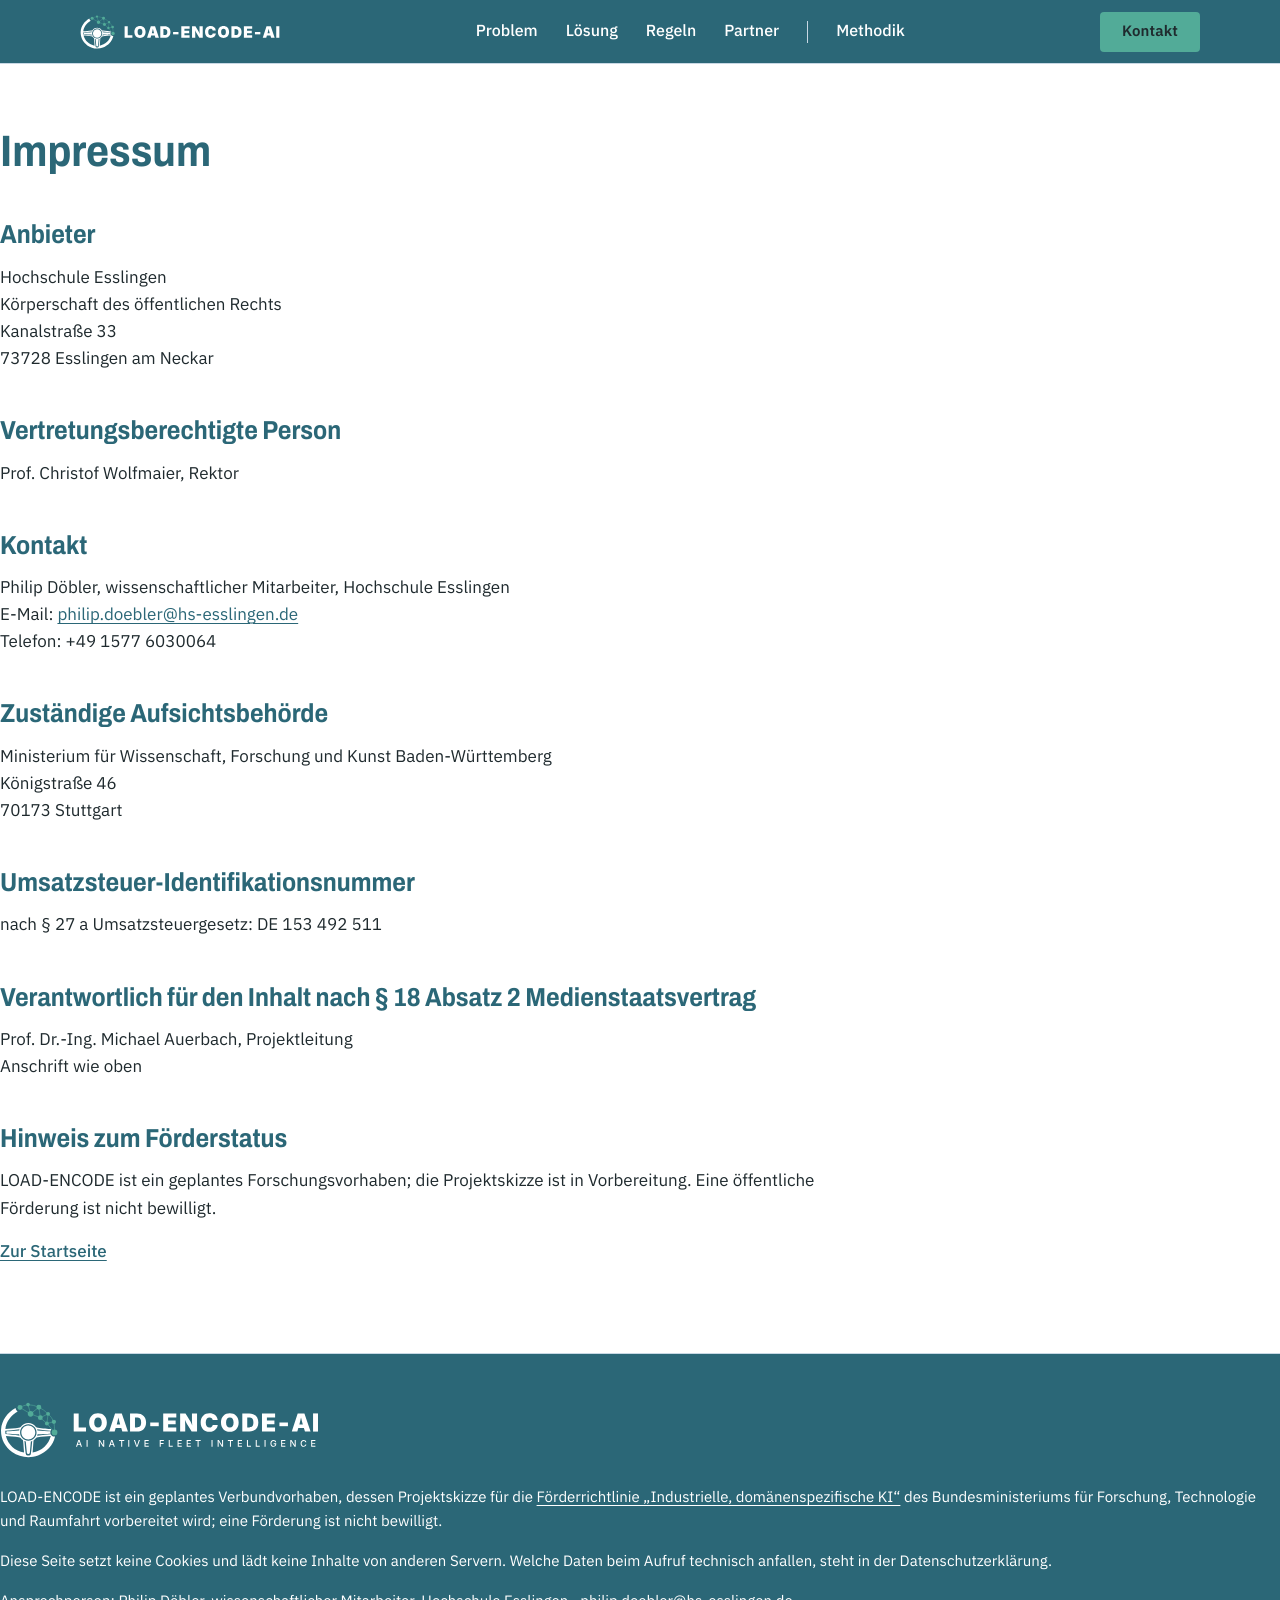
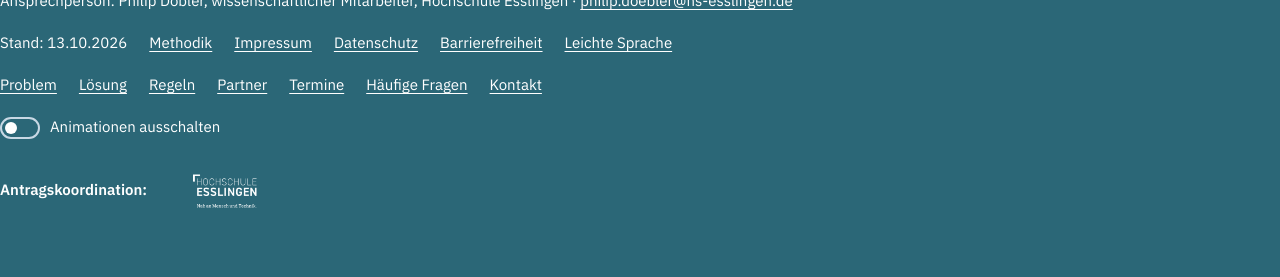
<file: site/impressum.html>
<!doctype html>
<html lang="de">
<head>
<meta charset="utf-8">
<title>Impressum – LOAD-ENCODE-AI</title>
<meta name="viewport" content="width=device-width, initial-scale=1">
<meta name="release-status" content="released">
<link rel="stylesheet" href="assets/css/main.css">
<style>

.svg-mono { font-family: var(--font-mono); }
.svg-text { font-family: var(--font-text); }
.svg-head { font-family: var(--font-head); }
.legend { display: flex; flex-wrap: wrap; gap: 8px 22px; font-size: 14px; color: var(--text-muted); }
.legend span { display: inline-flex; gap: 8px; align-items: center; }

.regler { margin-top: 8px; }
.rg-q { font-weight: 600; font-size: 16px; margin-bottom: 10px; }
.rg-row { display: flex; align-items: center; gap: 18px; }
.rg-btn { min-height: 40px; font-size: 15px; padding: 0 14px; }
.rg-track { position: relative; flex: 1; height: 44px; }
.rg-line { position: absolute; left: 0; right: 0; top: 12px; height: 4px; background: var(--border); border-radius: 2px; }
.rg-thumb { position: absolute; top: 4px; width: 20px; height: 20px; margin-left: -10px; border-radius: 50%; background: var(--action-bg); border: 3px solid var(--p-weiss); box-shadow: 0 0 0 1px var(--focus); }
.rg-mark { position: absolute; top: 26px; transform: translateX(-50%); font-family: var(--font-mono); font-size: 12px; color: var(--text-muted); white-space: nowrap; }
.rg-mark:first-of-type { transform: none; }
.rg-mark:last-of-type { transform: translateX(-100%); }
.rg-mark.on { color: var(--text); font-weight: 700; }
.rg-out { display: block; margin-top: 12px; font-size: 16px; line-height: 1.45; color: var(--text); background: var(--bg-card-info); border-radius: 6px; padding: 10px 14px; }

.kopf { height: 64px; display: flex; align-items: center; justify-content: space-between; padding: 0 80px;
        border-bottom: 1px solid var(--border); background: var(--bg); position: relative; z-index: 5; }
.kopf nav { display: flex; gap: 34px; font-weight: 500; font-size: 16px; }
.kopf nav a { color: var(--text); text-decoration: none; }
.kopf nav a.aktiv { text-decoration: underline; text-decoration-color: var(--link); text-decoration-thickness: 2px; text-underline-offset: 8px; }
.kopf .btn { min-height: 40px; font-size: 15px; }
.kopf-mobil { height: 56px; display: flex; align-items: center; justify-content: space-between; padding: 0 16px; border-bottom: 1px solid var(--border); background: var(--bg); }
.kopf-mobil .r { display: flex; gap: 8px; align-items: center; }
.kopf-mobil .btn { min-height: 44px; padding: 0 14px; font-size: 15px; }
.kopf-mobil .menu { min-height: 44px; display: inline-flex; align-items: center; padding: 0 12px; border: 1.5px solid var(--border-strong); border-radius: 4px; font-weight: 600; font-size: 15px; color: var(--text); }
.hero-text .statuszeile { margin-bottom: 22px; }
.hero-text .h1 { margin-bottom: 22px; }
.hero-text .lead { margin-bottom: 30px; color: var(--text); }
.hero-text .cta { display: flex; gap: 26px; align-items: center; margin-bottom: 26px; }
.hero-text .beschr { font-size: 15px; line-height: 1.5; color: var(--text-muted); max-width: 52ch; }
.band { background: var(--bg); border-top: 1px solid var(--border); padding: 18px 80px 0; }
.band-kontext { font-family: var(--font-mono); font-size: 13px; letter-spacing: 0.08em; text-transform: uppercase; color: var(--text-muted); margin-bottom: 14px; }
.band ul { list-style: none; margin: 0; padding: 0; display: grid; grid-template-columns: repeat(5, 1fr); gap: 16px; }
.band li { display: flex; gap: 12px; align-items: flex-start; font-size: 15px; line-height: 1.35; color: var(--text);
           border: 1px solid var(--border); border-radius: 8px; padding: 14px 14px 14px; background: var(--bg-card); }
.band li .rk-n { display: block; font-weight: 600; margin-bottom: 6px; }
.band li .rk-e { font-size: 14px; color: var(--link); }
.band .icon-frame { border-color: var(--border-strong); }
.varlabel { position: absolute; left: 12px; top: 74px; z-index: 1000; font-family: var(--font-mono); font-size: 12px; background: var(--p-weiss);
            color: var(--p-text); border: 1px solid var(--p-struktur); border-radius: 3px; padding: 5px 8px; }

body { background: var(--bg); }
.pg { position: relative; overflow: hidden; }
.wrap { width: 1280px; margin: 0 auto; }
.sec { padding: 96px 0; }
.sec.alt { background: var(--bg-alt); --bg-card: var(--p-weiss); --gh-grund: var(--p-grau); }
.sec.stage { border-top: 1px solid var(--border); }
.sec .h2 { margin-bottom: 20px; max-width: 24em; }
.sec .intro { font-size: var(--step-1); line-height: 1.45; max-width: 60ch; margin-bottom: 36px; }
p.t { max-width: 66ch; }
.only-m { display: none; }
figure { margin: 0; }
figcaption { margin-top: 12px; display: flex; gap: 10px; align-items: baseline; }
figcaption .status-label { flex: none; }
.hero-d { position: relative; height: 836px; }
.hero-d > svg { position: absolute; left: 0; top: 0; }
.hero-d .hero-text { position: absolute; left: 80px; top: 100px; width: 520px; }
.hero-d .status-label { position: absolute; left: 620px; top: 22px; }
.fuerwen { padding: 64px 0 72px; }
.fuerwen .h2 { font-size: var(--step-2); margin-bottom: 10px; }
.fuerwen p { color: var(--text-muted); max-width: 70ch; margin-bottom: 26px; }
.kacheln { list-style: none; margin: 0; padding: 0; display: grid; grid-template-columns: repeat(5, 1fr); gap: 16px; }
.kacheln li { display: flex; gap: 12px; align-items: flex-start; border: 1px solid var(--border); border-radius: 8px; padding: 14px; font-size: 15px; line-height: 1.35; }
.kacheln .rk-n { display: block; font-weight: 600; margin-bottom: 6px; }
.kacheln .rk-e { font-size: 14px; }
.g2 { display: grid; grid-template-columns: minmax(0, 1fr) 620px; gap: 72px; align-items: start; }
.g2 > div, .fragen-top > div, .ki-unten > div, .team-grid > div { min-width: 0; }
.sec .h3 { margin-bottom: 8px; }
figure svg { max-width: 100%; height: auto; }
.switch { display: inline-flex; border: 1.5px solid var(--border-strong); border-radius: 6px; overflow: hidden; font-size: 14.5px; font-weight: 600; margin-bottom: 14px; }
.switch span { padding: 8px 14px; }
.switch span.on { background: var(--action-bg); color: var(--action-text); }
.stage .switch span.on { background: var(--action-bg); color: var(--action-text); }
.fragen-top { display: grid; grid-template-columns: 1fr 470px; gap: 64px; align-items: start; }
.cards3 { display: grid; grid-template-columns: repeat(3, 1fr); gap: 24px; margin-top: 40px; }
.qcard .q { font-size: 16.5px; line-height: 1.45; margin: 10px 0 14px; color: var(--heading); font-weight: 500; }
.qcard .k { font-family: var(--font-mono); font-size: 12.5px; letter-spacing: .06em; text-transform: uppercase; color: var(--text-muted); margin-bottom: 4px; }
.qcard p { font-size: 16px; line-height: 1.5; }
.qcard .zb { border-top: 1px solid var(--border); padding-top: 12px; }
.weg-svg { margin: 12px 0 0; }
.weg-cols { display: grid; grid-template-columns: repeat(3, 1fr); gap: 80px; padding: 0 40px; margin-top: 28px; }
.weg-cols p { font-size: 16.5px; }
.ki-cols { display: grid; grid-template-columns: repeat(3, 1fr); gap: 40px; margin-top: 8px; }
.ki-col .icon-frame { width: 56px; height: 56px; margin-bottom: 14px; }
.ki-col .kurz { font-family: var(--font-head); font-weight: 700; font-size: 26px; color: var(--text); margin-bottom: 4px; }
.ki-col p { font-size: 16.5px; color: var(--text); }
.ki-conn { margin: 18px 0 30px; }
.ki-unten { display: grid; grid-template-columns: 560px 1fr; gap: 64px; align-items: start; }
.antwort { background: var(--bg-card); color: var(--text); border-radius: 8px; padding: 22px 24px; }
.antwort .a-k { font-weight: 600; font-size: 14px; color: var(--text-muted); margin-top: 12px; }
.antwort p { margin: 2px 0 0; font-size: 16px; }
.antwort .wert { display: flex; gap: 12px; align-items: center; margin: 14px 0; font-size: 14px; color: var(--text-muted); }
.antwort .nachweis { border-top: 1px solid var(--border); padding-top: 10px; font-family: var(--font-mono); font-size: 13px; color: var(--text-muted); line-height: 1.5; }
.ki-ctrl { display: flex; gap: 14px; align-items: center; margin-bottom: 14px; flex-wrap: wrap; }
.toggle { display: inline-flex; align-items: center; gap: 10px; font-size: 15px; }
.toggle i { width: 40px; height: 22px; border-radius: 11px; border: 2px solid var(--border-strong); position: relative; }
.toggle i::after { content: ""; position: absolute; left: 3px; top: 3px; width: 12px; height: 12px; border-radius: 50%; background: var(--text-muted); }
ol.schritte { margin: 0; padding-left: 22px; font-size: 16px; line-height: 1.5; }
ol.schritte li { margin-bottom: 6px; }
.neu-offen { display: grid; grid-template-columns: 1fr 1fr; gap: 64px; margin-top: 56px; padding-top: 40px; border-top: 1px solid var(--border); }
.neu-offen .h3 { color: var(--text); margin-bottom: 12px; }
.stage details.auf { border-color: var(--border); }
details.auf p { margin: 8px 0 0 26px; font-size: 16px; }
.ff-label { font-family: var(--font-mono); font-size: 12px; letter-spacing: .06em; color: var(--text-muted); margin-right: 6px; }
.team-grid { display: grid; grid-template-columns: 1fr 1fr; gap: 72px; }
.team-cards { display: grid; grid-template-columns: 1fr 1fr; gap: 16px; margin-top: 14px; }
.team-cards .card { padding: 18px; }
.team-cards .nm { font-weight: 600; color: var(--text-muted); font-style: normal; }
.pubs { list-style: none; padding: 0; margin: 16px 0 0; font-size: 15.5px; line-height: 1.5; }
.pubs li { padding: 10px 0; border-top: 1px solid var(--border); }
.cards-formen { display: grid; grid-template-columns: repeat(3, 1fr); gap: 24px; margin: 14px 0 0; }
.cards-formen p { font-size: 16px; margin: 8px 0 0; }
.rollen5 { display: grid; grid-template-columns: repeat(3, 1fr); gap: 24px; margin-top: 14px; }
.rollen5 .card { display: flex; flex-direction: column; gap: 10px; }
.rollen5 .h3 { font-size: 18.5px; }
.rollen5 p { font-size: 15.5px; margin: 0; }
.rollen5 .lbl { font-weight: 600; }
.mw-sub { margin-top: 56px; }
.mw-sub > .h3 { margin-bottom: 8px; }
.listen { display: grid; grid-template-columns: 1fr 1fr; gap: 24px; margin-top: 14px; }
.listen ul { margin: 6px 0 0; padding-left: 20px; font-size: 16px; }
.schritte6 { list-style: none; padding: 0; margin: 18px 0 0; display: grid; grid-template-columns: repeat(6, 1fr); gap: 16px; counter-reset: s; }
.schritte6 li { counter-increment: s; border-top: 3px solid var(--border-strong); padding-top: 12px; font-size: 15px; line-height: 1.45; }
.schritte6 li::before { content: counter(s); display: block; font-family: var(--font-head); font-weight: 700; font-size: 28px; color: var(--heading); margin-bottom: 6px; }
.stand-box { margin-top: 28px; display: grid; grid-template-columns: 1fr 1fr; gap: 24px; }
.faq2 { display: grid; grid-template-columns: 1fr 1fr; gap: 0 64px; margin-top: 10px; }
.kontakt { display: grid; grid-template-columns: 1fr 1fr; gap: 72px; align-items: start; }
.adresse { font-family: var(--font-mono); font-size: 17px; margin: 18px 0 8px; display: flex; gap: 16px; align-items: center; }
footer.fuss { background: var(--bg-stage); color: var(--text-muted); padding: 48px 0 64px; font-size: 15px; border-top: 1px solid var(--p-flaeche); }
footer.fuss a { color: var(--text-muted); }
footer.fuss .row { display: flex; gap: 22px; flex-wrap: wrap; margin-top: 18px; }
footer.fuss .hs { color: var(--text); font-weight: 600; margin-top: 22px; }
footer.fuss .tg { display: inline-flex; gap: 10px; align-items: center; margin-top: 18px; color: var(--text); }
footer.fuss .tg i { width: 40px; height: 22px; border-radius: 11px; border: 2px solid var(--border-strong); position: relative; display: inline-block; }
footer.fuss .tg i::after { content: ""; position: absolute; left: 3px; top: 3px; width: 12px; height: 12px; border-radius: 50%; background: var(--text-muted); }

@media (max-width: 720px) {
  .wrap { width: auto; margin: 0 16px; }
  .only-d { display: none !important; }
  .only-m { display: block; }
  .sec { padding: 56px 0; }
  .hero-m { padding: 48px 16px 12px; }
  .hero-m .hero-text .h1 { font-size: 40px; }
  .hero-m .hero-text .lead { font-size: 18px; }
  .hero-m .hero-text .cta { flex-direction: column; align-items: flex-start; gap: 14px; }
  .hero-m .fig { position: relative; margin: 8px -16px 0; }
  .hero-m .fig .status-label { position: absolute; left: 16px; top: 8px; }
  .kacheln { grid-template-columns: 1fr; gap: 10px; }
  .g2, .fragen-top, .cards3, .ki-cols, .ki-unten, .neu-offen, .team-grid, .team-cards, .cards-formen, .rollen5, .listen, .stand-box, .faq2, .kontakt { grid-template-columns: 1fr; gap: 24px; }
  .weg-cols { grid-template-columns: 1fr; gap: 20px; padding: 0; }
  .schritte6 { grid-template-columns: 1fr; gap: 14px; }
  .sec .intro { font-size: 18px; }
  .switch { font-size: 13px; }
  .stamp.below-head { top: 66px; }
  .wrap svg, figure svg, .only-m svg { max-width: 100%; height: auto; }
  .regler .rg-row { gap: 8px; }
  .rg-btn { padding: 0 10px; }
  .rg-mark { font-size: 10.5px; }
  .kopf-mobil .wm { font-size: 17px !important; }
  .rg-mark { display: none; }
  .rg-mark.on { display: block; }
  figcaption { flex-direction: column; gap: 6px; }
  .radar text { font-size: 19px; }
  footer.fuss .row { gap: 10px 16px; }
  .hero-m .fig svg { width: 390px; max-width: none; }
}

.kopf nav { gap: 28px; align-items: center; }
.kopf nav .nav-trenn { width: 1px; height: 22px; background: var(--border-strong); }
.kopf .btn { padding: 0 22px; }
.kopf-mobil .wm.nur-zeichen { font-size: 0 !important; }
.kopf-mobil .wm.nur-zeichen svg { width: 30px; height: 30px; }
.kopf-mobil .m-immer { display: flex; gap: 10px; font-weight: 600; font-size: 15px; }
.kopf-mobil .m-immer a { color: var(--text); text-decoration: none; min-height: 44px; display: inline-flex; align-items: center; }
.kopf-mobil .btn { padding: 0 12px; }
.kopf-mobil .menu { padding: 0 10px; }
.film { position: relative; height: min(56.25vw, 66vh); background: var(--bg-stage); overflow: hidden; }
.film-video { display: block; width: 100%; height: 100%; object-fit: contain; }
.film-pause { position: absolute; right: 24px; bottom: 20px; min-height: 44px; padding: 0 16px; border-radius: 4px;
  border: 1px solid rgba(255,255,255,.75); background: rgba(31,42,46,.55); color: #fff; font: 600 15px var(--font-text); cursor: pointer; }
.film-hinweis { position: absolute; left: 24px; bottom: 20px; font-family: var(--font-mono); font-size: 12px; color: #fff;
  background: rgba(31,42,46,.6); padding: 5px 8px; border-radius: 3px; }
.film-hinweis .kurz { display: none; }
.hero-d { height: auto; padding: 48px 0 44px; }
.hero-d .hero-text { position: static; width: 1280px; margin: 0 auto; display: grid; grid-template-columns: 1fr 1fr;
  column-gap: 72px; align-items: start; }
.hero-d .hero-text .statuszeile { grid-column: 1 / -1; }
.hero-d .hero-text .h1 { grid-column: 1; grid-row: 2 / span 3; margin: 0; }
.hero-d .hero-text .lead, .hero-d .hero-text .cta, .hero-d .hero-text .beschr { grid-column: 2; }
.ueberzeile { font-family: var(--font-mono); font-size: 13px; letter-spacing: .08em; text-transform: uppercase;
  color: var(--text-muted); margin: 0 0 10px; }
.partnerband { padding: 28px 0 34px; border-bottom: 1px solid var(--border); }
.pb-kopf { display: flex; justify-content: space-between; align-items: baseline; gap: 16px; margin-bottom: 14px; }
.pb-kopf .ueberzeile { margin: 0; }
.pb-platz { list-style: none; margin: 0; padding: 0; display: grid; grid-template-columns: repeat(5, 1fr); gap: 16px; }
.pb-platz a { display: flex; gap: 10px; align-items: center; min-height: 64px; padding: 10px 12px; border: 1.5px dashed var(--border-strong);
  border-radius: 6px; font-size: 14.5px; line-height: 1.35; color: var(--text-muted); text-decoration: none; }
.pb-platz a:hover, .pb-platz a:focus-visible { border-color: var(--link); color: var(--text); }
.pb-voll { background: var(--bg-card); border: 1px solid var(--border); border-radius: 8px; padding: 22px 26px 26px; margin: 8px 0 40px; }
.pb-voll .pb-kontext { font-size: 15px; color: var(--text-muted); margin-bottom: 16px; }
.pb-voll .slots { display: flex; flex-wrap: wrap; gap: 22px 34px; margin-bottom: 22px; }
.pb-voll .slot { width: 160px; height: 48px; display: grid; place-items: center; }
.pb-voll .sil { background: var(--border); border-radius: 4px; }
.waage-zeile { max-width: 860px; margin: 6px 0 44px; }
.reiter-kurz { font-size: 16px; color: var(--text-muted); max-width: 80ch; margin: 0 0 16px; }
.reiter-liste { display: none; flex-wrap: wrap; gap: 8px; margin-bottom: 0; border-bottom: 2px solid var(--border); }
.js .reiter-liste { display: flex; }
.reiter-liste button { display: inline-flex; gap: 8px; align-items: center; min-height: 48px; padding: 0 16px; border: 1px solid var(--border);
  border-bottom: 0; border-radius: 6px 6px 0 0; background: var(--bg-alt); color: var(--text); font: 600 15px var(--font-text); cursor: pointer; margin-bottom: -2px; }
.reiter-liste button[aria-selected="true"] { background: var(--bg-card); border-color: var(--border-strong); border-bottom: 2px solid var(--bg-card); }
.reiter-panel { margin-top: 18px; padding: 26px 28px; }
.js .reiter-panel { margin-top: 0; border-top-left-radius: 0; }
.js .reiter-panel[hidden] { display: none; }
.reiter-panel .h3 { margin-bottom: 14px; }
.reiter-dl { margin: 0 0 20px; display: grid; grid-template-columns: repeat(3, 1fr); gap: 18px 28px; }
.reiter-dl dt { font-family: var(--font-mono); font-size: 12px; letter-spacing: .06em; text-transform: uppercase; color: var(--text-muted); margin-bottom: 6px; }
.reiter-dl dd { margin: 0; font-size: 15.5px; line-height: 1.45; }
.kosten-raster { display: grid; grid-template-columns: repeat(4, 1fr); gap: 20px; }
.kosten-raster .card p { margin: 0; font-size: 15.5px; }
@media (max-width: 720px) {
  .film { height: auto; aspect-ratio: 16 / 9; }
  .film-pause { right: 10px; bottom: 10px; min-height: 40px; padding: 0 12px; font-size: 14px; }
  .film-hinweis { left: 10px; bottom: 12px; font-size: 11px; }
  .film-hinweis .lang { display: none; }
  .film-hinweis .kurz { display: inline; }
  .pb-kopf { flex-direction: column; gap: 6px; }
  .pb-platz { grid-template-columns: 1fr; gap: 8px; }
  .pb-platz a { min-height: 52px; }
  .pb-voll { padding: 18px 16px; }
  .pb-voll .slots { gap: 14px 18px; }
  .pb-voll .slot { width: 140px; }
  .waage-zeile { margin-bottom: 28px; }
  .reiter-liste { gap: 6px; border-bottom: 0; }
  .reiter-liste button { border-radius: 6px; border-bottom: 1px solid var(--border); margin-bottom: 0; min-height: 44px; padding: 0 12px; font-size: 14px; }
  .reiter-liste button[aria-selected="true"] { border-color: var(--link); border-bottom: 1px solid var(--link); }
  .js .reiter-panel { margin-top: 12px; border-top-left-radius: 8px; }
  .reiter-dl { grid-template-columns: 1fr; }
  .kosten-raster { grid-template-columns: 1fr; gap: 14px; }
}
.leitbegriffe { list-style: none; margin: 18px 0 0; padding: 0; display: flex; flex-wrap: wrap; gap: 8px; max-width: 64ch; }
.leitbegriffe li { font: 500 11.5px/1 var(--font-mono); letter-spacing: .06em; text-transform: uppercase; white-space: nowrap;
  color: var(--text); border: 1px solid var(--p-akzent); border-radius: 999px; padding: 6px 11px 5px; }
.hero-d .hero-text .leitbegriffe { grid-column: 2; }
.lb { display: inline-block; font: 600 11.5px/1 var(--font-mono); letter-spacing: .06em; text-transform: uppercase;
  color: var(--heading); border: 1.5px solid var(--p-akzent); border-radius: 999px; padding: 5px 10px 4px;
  margin-right: 8px; vertical-align: 2px; white-space: nowrap; }
p.lb-satz { max-width: 66ch; }
.sec .intro .lb { vertical-align: 3px; }
.formales { margin-top: 56px; display: grid; grid-template-columns: 1.35fr 1fr; gap: 56px; align-items: start; }
.formales .h3 { margin: 0 0 14px; }
dl.fakten { margin: 0; border-top: 1px solid var(--border); }
dl.fakten > div { display: grid; grid-template-columns: 11em 1fr; gap: 16px; padding: 10px 0; border-bottom: 1px solid var(--border); }
dl.fakten dt { font: 600 12.5px/1.5 var(--font-mono); letter-spacing: .05em; text-transform: uppercase; color: var(--text-muted);
  padding-top: 2px; }
dl.fakten dd { margin: 0; font-size: 16px; line-height: 1.5; }
.quellen { list-style: none; margin: 0; padding: 0; border-top: 1px solid var(--border); }
.quellen li { padding: 11px 0; border-bottom: 1px solid var(--border); }
.quellen a { font-weight: 600; }
.quellen a::after { content: " ↗"; font-weight: 400; }
.quellen span { display: block; font-size: 14px; color: var(--text-muted); margin-top: 2px; }
.formales .caption { margin-top: 14px; }
@media (max-width: 720px) {
  .formales { grid-template-columns: 1fr; gap: 36px; margin-top: 40px; }
  dl.fakten > div { grid-template-columns: 1fr; gap: 2px; }
}
.logo-kopf { display: inline-flex; align-items: center; text-decoration: none; }
.logo-kopf img { display: block; height: 34px; width: auto; }
.kopf-mobil .logo-kopf img { height: 36px; }
.hero-d .hero-text .h1 { grid-row: 2; }
.hero-logo { grid-column: 1; grid-row: 3 / span 6; width: 300px; height: auto; margin-top: -24px; align-self: start; }
.fuss-logo { display: block; height: 56px; width: auto; margin: 0 0 28px; }
@media (max-width: 720px) { .fuss-logo { height: 46px; } }
:root { --sigma-s2: 4px; --sigma-s4: 8px; }
.lg { display: flex; align-items: center; justify-content: center; height: 80px; }
.lg img { width: 240px; max-width: 100%; height: 80px; object-fit: contain; }
.lg-paar { display: flex; gap: 8px; } .lg-paar img { width: 116px; }
.lg.s2 img { filter: blur(var(--sigma-s2)); } .lg.s4 img { filter: blur(var(--sigma-s4)); }
.lg.versteckt { display: none !important; }
.pb-lauf { position: relative; overflow: hidden; margin: 0 0 18px; }
.pb-lauf .spur { display: flex; gap: 48px; width: max-content; animation: pblauf 110s linear infinite; }
.pb-lauf .lg { flex: 0 0 200px; height: 64px; } .pb-lauf .lg img { width: 200px; height: 64px; }
.pb-lauf.pause .spur { animation-play-state: paused; }
@keyframes pblauf { from { transform: translateX(0); } to { transform: translateX(-50%); } }
@media (prefers-reduced-motion: reduce) { .pb-lauf .spur { animation: none; flex-wrap: wrap; width: auto; } .pb-lauf .zweit { display: none; } }
.pb-lauf-knopf { font: 600 14px var(--font-text); background: none; border: 1px solid var(--border-strong); border-radius: 4px;
  min-height: 36px; padding: 0 12px; color: var(--text); cursor: pointer; }
.pb-kopf .rechts { display: flex; gap: 16px; align-items: center; }
.lg-raster { display: grid; grid-template-columns: repeat(auto-fill, minmax(220px, 1fr)); gap: 22px 30px; align-items: center; margin: 4px 0 24px; }
.lg-legende { display: flex; flex-wrap: wrap; gap: 6px 20px; font-size: 14px; color: var(--text-muted); margin: 0 0 14px; }
.lg-legende span::before { content: ""; display: inline-block; width: 10px; height: 10px; border-radius: 50%; margin-right: 6px; }
.lg-legende .l-fest::before { background: var(--p-struktur); } .lg-legende .l-s2::before { background: var(--p-akzent); }
.lg-legende .l-s4::before { background: var(--p-flaeche); }
.pb-gesucht { font-size: 15px; color: var(--text-muted); margin: 6px 0 12px; }
.lg-tabelle { width: 100%; border-collapse: collapse; margin: 26px 0 0; font-size: 15px; background: var(--bg-card); }
.lg-tabelle caption { text-align: left; font: 700 18px var(--font-head); color: var(--p-struktur); padding: 0 0 10px; }
.lg-tabelle th { text-align: left; font: 600 12px var(--font-mono); letter-spacing: .06em; text-transform: uppercase; color: var(--text-muted);
  border-bottom: 2px solid var(--p-struktur); padding: 8px 12px; }
.lg-tabelle td { border-bottom: 1px solid var(--p-flaeche); padding: 8px 12px; vertical-align: middle; }
.lg-tabelle td.l .lg { height: 44px; justify-content: flex-start; } .lg-tabelle td.l .lg img { width: 132px; height: 44px; }
.lg-tabelle tr.versteckt { display: none; }
@media (max-width: 720px) {
  .pb-kopf .rechts { justify-content: space-between; width: 100%; }
  .pb-lauf .lg { flex-basis: 150px; height: 50px; } .pb-lauf .lg img { width: 150px; height: 50px; }
  .lg-raster { grid-template-columns: repeat(2, 1fr); gap: 14px 16px; }
  .lg img { width: 100%; height: 56px; } .lg { height: 56px; }
  .lg-tabelle { font-size: 14px; } .lg-tabelle th:nth-child(4), .lg-tabelle td:nth-child(4) { display: none; }
}

.hero-text .kontakt-zeile { margin-top: 10px; color: var(--text); }
.hero-text .kontakt-zeile a { color: inherit; }
.lg-tabelle td.nm.s2 { filter: blur(var(--sigma-s2)); } .lg-tabelle td.nm.s4 { filter: blur(var(--sigma-s4)); }
.unterseite ul.maengel li { margin: 4px 0; }
.kontaktkarte { display: flex; gap: 16px; align-items: center; margin: 18px 0 8px; padding: 14px 18px 14px 14px;
  border: 1px solid rgba(255, 255, 255, .3); border-radius: 14px; max-width: 34em; }
.kk-foto { width: 64px; height: 64px; border-radius: 50%; object-fit: cover; flex: none; }
.kk-name { font: 700 19px/1.25 var(--font-head); }
.kk-rolle, .kk-org { font-size: 14px; line-height: 1.45; color: var(--text-muted); }
.kk-wege { margin-top: 6px; font-size: 15px; line-height: 1.5; }
.kk-wege a { color: inherit; }
.kk-vcard { display: inline-block; margin-top: 8px; font: 600 13px/1 var(--font-mono); color: inherit;
  border: 1px solid var(--p-akzent); border-radius: 999px; padding: 6px 11px 5px; text-decoration: none; }
.fg-logo { display: flex; gap: 18px; align-items: center; background: #fff; border: 1px solid var(--border);
  border-radius: 10px; padding: 12px 16px; margin: 0 0 22px; }
.fg-logo img { width: 156px; height: auto; flex: none; }
.fg-logo p { margin: 0; font-size: 13.5px; line-height: 1.45; color: var(--text-muted); }
</style>

<link rel="icon" type="image/svg+xml" href="assets/images/logo/bildmarke_farbig.svg">
<style>.unterseite { padding: 64px 0 88px; }
.unterseite .prosa { max-width: 76ch; }
.unterseite h1 { font: 700 44px/1.1 var(--font-head); color: var(--heading); margin: 0 0 14px; }
.unterseite h2 { font: 700 26px/1.2 var(--font-head); color: var(--heading); margin: 44px 0 12px; scroll-margin-top: 80px; }
.unterseite h3 { font: 600 19px/1.3 var(--font-text); margin: 22px 0 6px; }
.unterseite p, .unterseite li, .unterseite dd { font-size: 17px; line-height: 1.6; }
.unterseite .toc { columns: 2; column-gap: 40px; padding-left: 20px; margin: 18px 0 8px; }
.unterseite .toc li { font-size: 16px; margin: 3px 0; }
.unterseite dl.glossar dt { font-weight: 600; margin-top: 12px; }
.unterseite dl.glossar dd { margin: 2px 0 0; }
.unterseite .offen { color: var(--anm); font-family: var(--font-mono); font-size: 14px; }
.unterseite .zurueck { display: flex; gap: 24px; margin: 6px 0 0; }
.unterseite .ls p { font-size: 20px; line-height: 1.7; margin: 0 0 14px; }
.unterseite .ls h2 { font-size: 28px; }
@media (max-width: 720px) { .unterseite { padding: 40px 0 56px; } .unterseite h1 { font-size: 34px; } .unterseite .toc { columns: 1; } }
</style></head>
<body class="">
<div class="pg"><div class="only-d"><header class="kopf stage"><a href="index.html" class="logo-kopf"><span class="wm logo-kopf"><img src="assets/images/logo/logo_quer_negativ.svg" alt="LOAD-ENCODE-AI" width="200" height="34"></span></a><nav aria-label="Hauptnavigation"><a href="index.html#ausgangslage">Problem</a><a href="index.html#datenweg">Lösung</a><a href="index.html#daten-und-rechte">Regeln</a><a href="index.html#partner">Partner</a><span class="nav-trenn" aria-hidden="true"></span><a href="methodik.html">Methodik</a></nav><a class="btn" href="index.html#kontakt">Kontakt</a></header></div><div class="only-m"><header class="kopf-mobil stage"><a href="index.html" class="logo-kopf"><span class="wm logo-kopf nur-zeichen"><img src="assets/images/logo/bildmarke_negativ.svg" alt="LOAD-ENCODE-AI" width="37" height="36"></span></a><nav class="m-immer" aria-label="Wichtige Fragen"><a href="index.html#partner">Partner</a><a href="index.html#daten-und-rechte">Regeln</a></nav><div class="r"><a class="btn" href="index.html#kontakt">Kontakt</a><a class="menu" href="#seitennavigation" aria-label="Menü"><svg width="20" height="20" viewBox="0 0 20 20" aria-hidden="true"><path d="M3 5h14M3 10h14M3 15h14" stroke="currentColor" stroke-width="2" stroke-linecap="round"/></svg></a></div></header></div><main id="inhalt" class="unterseite"><div class="wrap"><h1>Impressum</h1><div class="prosa"><h2>Anbieter</h2><p>Hochschule Esslingen<br>Körperschaft des öffentlichen Rechts<br>Kanalstraße 33<br>73728 Esslingen am Neckar</p><h2>Vertretungsberechtigte Person</h2><p>Prof. Christof Wolfmaier, Rektor</p><h2>Kontakt</h2><p>Philip Döbler, wissenschaftlicher Mitarbeiter, Hochschule Esslingen<br>E-Mail: <a href="mailto:philip.doebler@hs-esslingen.de">philip.doebler@hs-esslingen.de</a><br>Telefon: +49 1577 6030064</p><h2>Zuständige Aufsichtsbehörde</h2><p>Ministerium für Wissenschaft, Forschung und Kunst Baden-Württemberg<br>Königstraße 46<br>70173 Stuttgart</p><h2>Umsatzsteuer-Identifikationsnummer</h2><p>nach § 27 a Umsatzsteuergesetz: DE 153 492 511</p><h2>Verantwortlich für den Inhalt nach § 18 Absatz 2 Medienstaatsvertrag</h2><p>Prof. Dr.-Ing. Michael Auerbach, Projektleitung<br>Anschrift wie oben</p><h2>Hinweis zum Förderstatus</h2><p>LOAD-ENCODE ist ein geplantes Forschungsvorhaben; die Projektskizze ist in Vorbereitung. Eine öffentliche Förderung ist nicht bewilligt.</p><p class="zurueck"><a class="textlink" href="index.html">Zur Startseite</a></p></div></div></main><footer class="fuss stage"><div class="wrap"><img class="fuss-logo" src="assets/images/logo/logo_quer_claim_negativ.svg" alt="LOAD-ENCODE-AI – AI Native Fleet Intelligence" width="318" height="56"><p>LOAD-ENCODE ist ein geplantes Verbundvorhaben, dessen Projektskizze für die <a href="https://www.bmftr.bund.de/SharedDocs/Bekanntmachungen/DE/2026/07/2026-07-31-bekanntmachung-ki-wertschoepfungsketten.html">Förderrichtlinie „Industrielle, domänenspezifische KI“</a> des Bundesministeriums für Forschung, Technologie und Raumfahrt vorbereitet wird; eine Förderung ist nicht bewilligt.</p><p>Diese Seite setzt keine Cookies und lädt keine Inhalte von anderen Servern. Welche Daten beim Aufruf technisch anfallen, steht in der Datenschutzerklärung.</p><p>Ansprechperson: Philip Döbler, wissenschaftlicher Mitarbeiter, Hochschule Esslingen · <a href="mailto:philip.doebler@hs-esslingen.de">philip.doebler@hs-esslingen.de</a></p><div class="row"><span>Stand: 13.10.2026</span><a href="methodik.html">Methodik</a><a href="impressum.html">Impressum</a><a href="datenschutz.html">Datenschutz</a><a href="barrierefreiheit.html">Barrierefreiheit</a><a href="leichte_sprache.html">Leichte Sprache</a></div><nav class="row" id="seitennavigation" aria-label="Seitennavigation"><a href="index.html#ausgangslage">Problem</a><a href="index.html#datenweg">Lösung</a><a href="index.html#daten-und-rechte">Regeln</a><a href="index.html#partner">Partner</a><a href="index.html#termine">Termine</a><a href="index.html#faq">Häufige Fragen</a><a href="index.html#kontakt">Kontakt</a></nav><div class="tg"><i></i>Animationen ausschalten</div><div class="hs">Antragskoordination: <img src="assets/images/partner/hell/ORG-HSE.png" alt="Hochschule Esslingen" style="height:44px;vertical-align:middle;margin-left:8px"></div></div></footer></div>
</body>
</html>
</file>
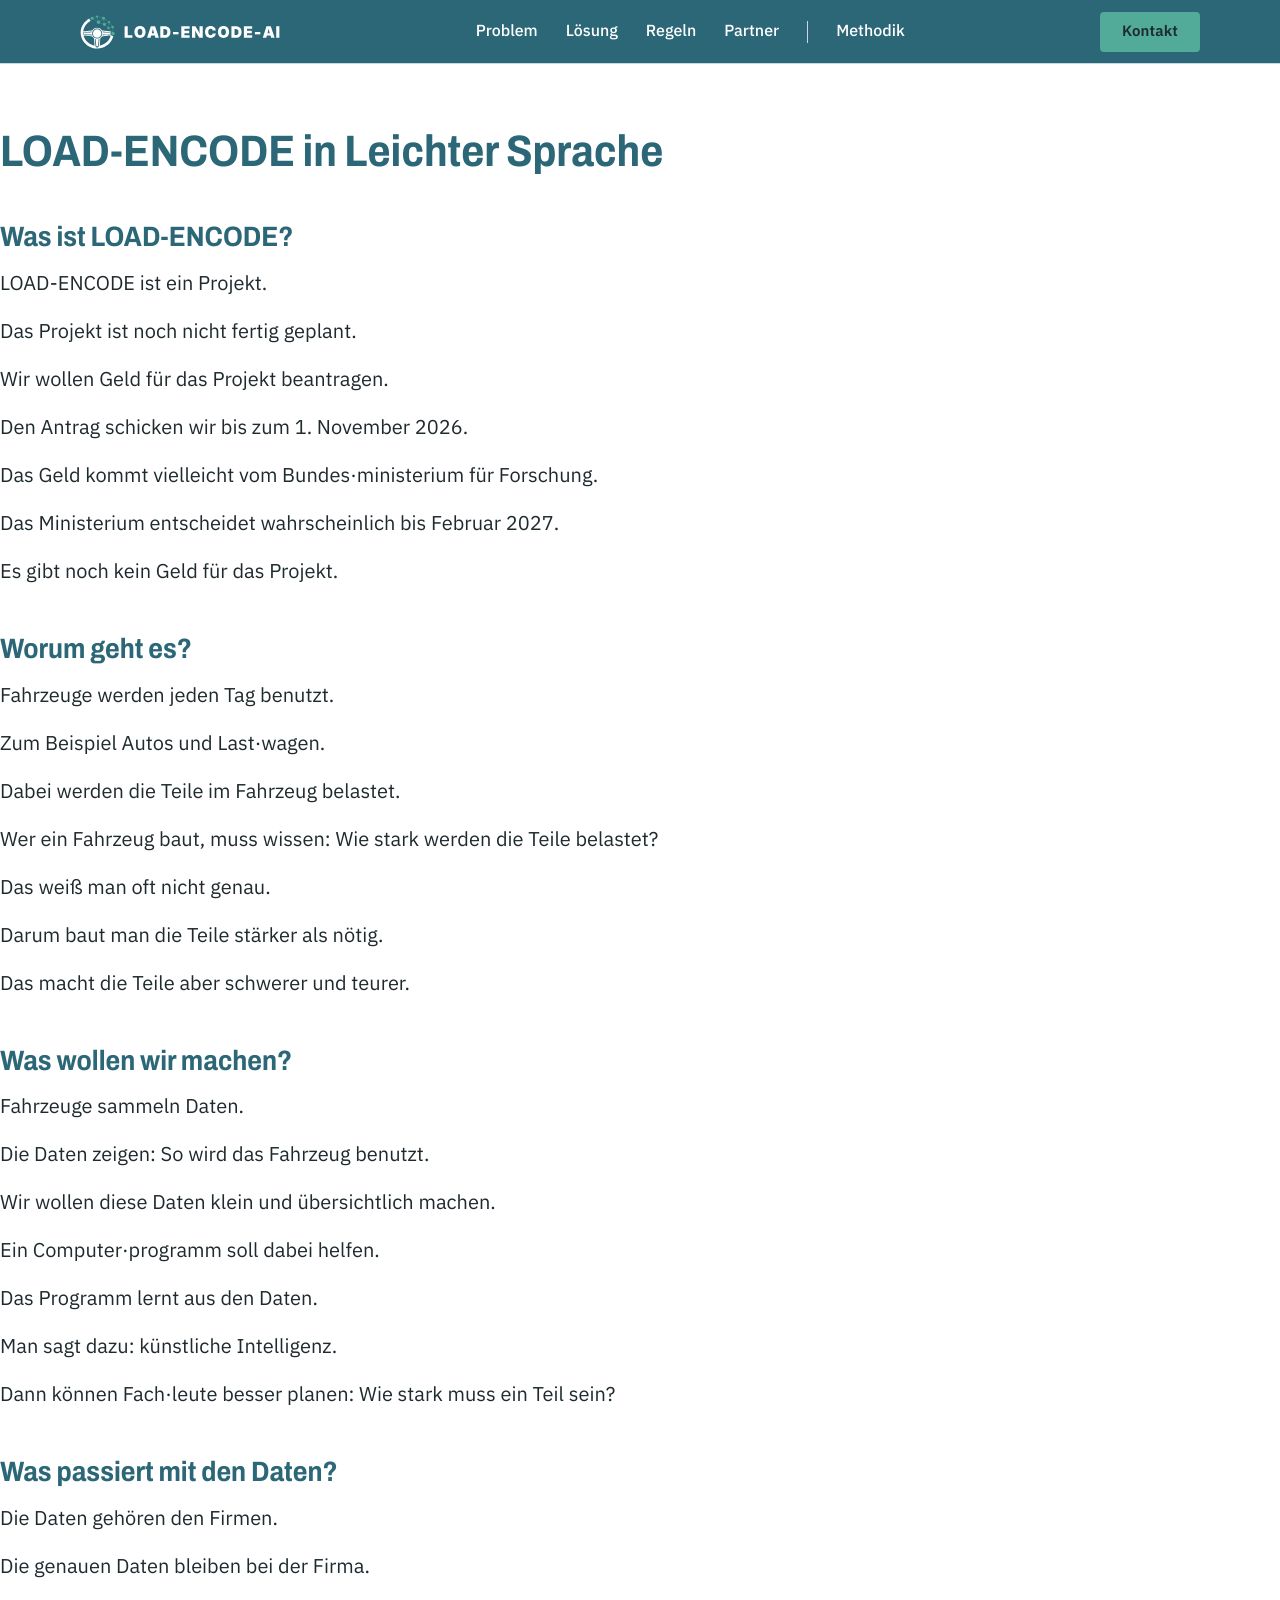
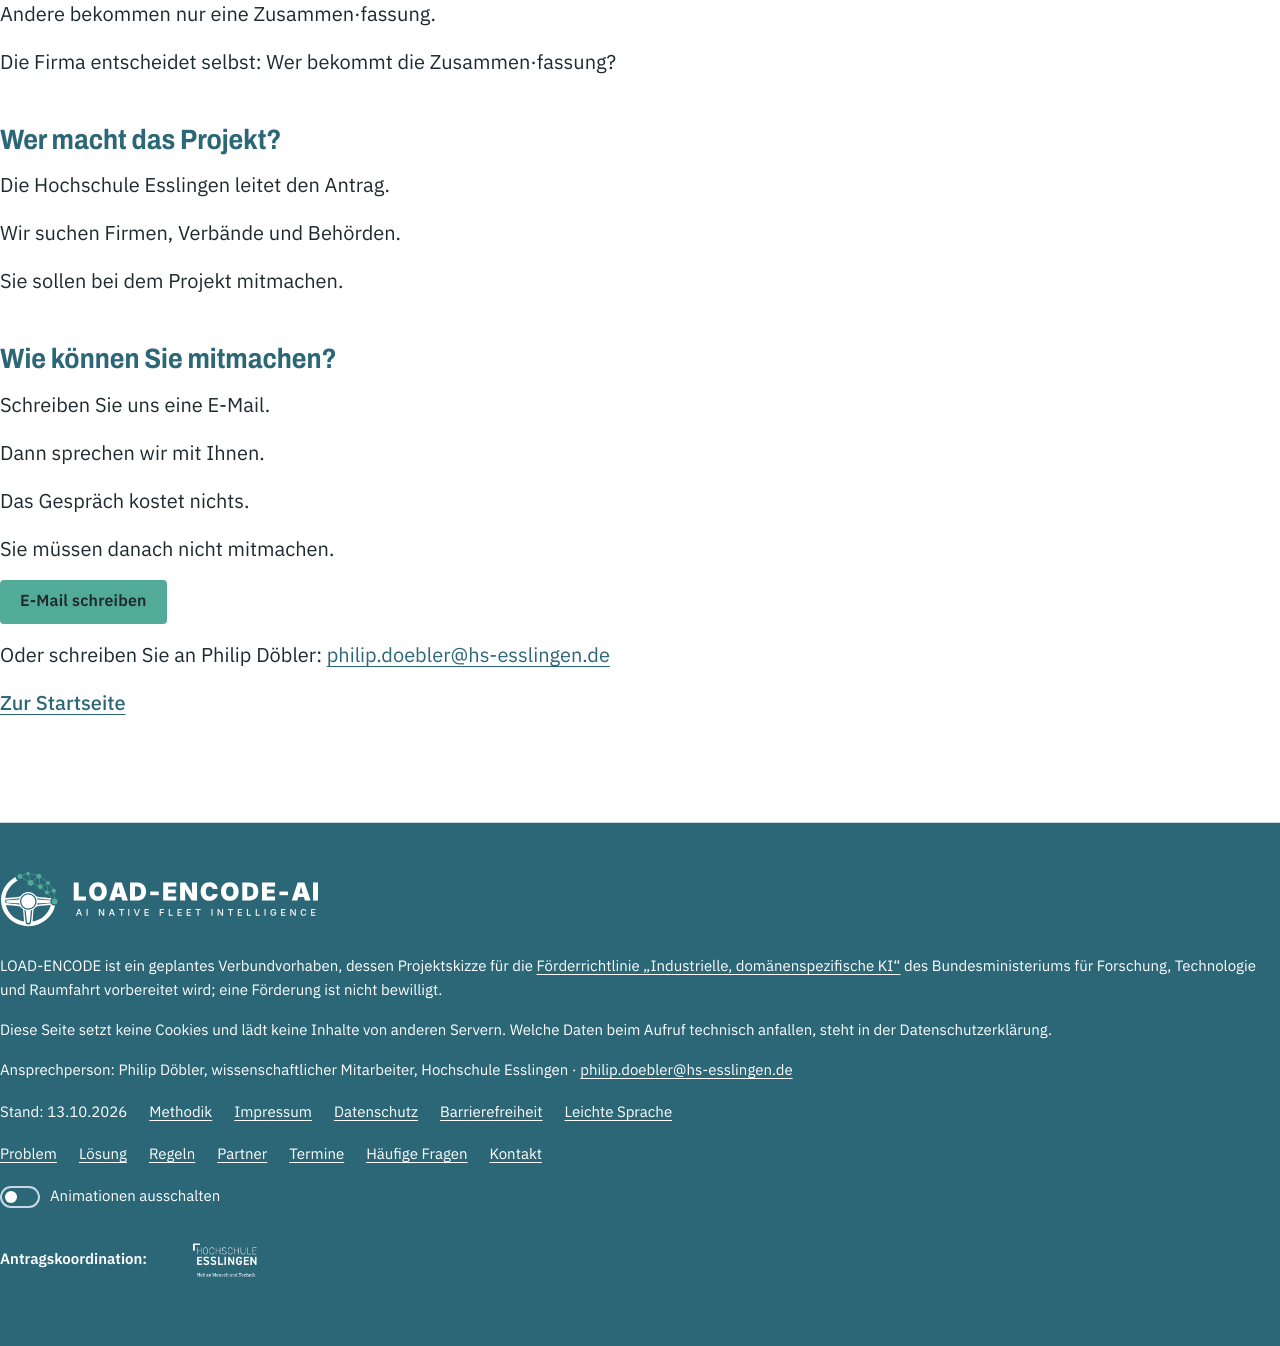
<file: site/leichte_sprache.html>
<!doctype html>
<html lang="de">
<head>
<meta charset="utf-8">
<title>Leichte Sprache – LOAD-ENCODE-AI</title>
<meta name="viewport" content="width=device-width, initial-scale=1">
<meta name="release-status" content="released">
<link rel="stylesheet" href="assets/css/main.css">
<style>

.svg-mono { font-family: var(--font-mono); }
.svg-text { font-family: var(--font-text); }
.svg-head { font-family: var(--font-head); }
.legend { display: flex; flex-wrap: wrap; gap: 8px 22px; font-size: 14px; color: var(--text-muted); }
.legend span { display: inline-flex; gap: 8px; align-items: center; }

.regler { margin-top: 8px; }
.rg-q { font-weight: 600; font-size: 16px; margin-bottom: 10px; }
.rg-row { display: flex; align-items: center; gap: 18px; }
.rg-btn { min-height: 40px; font-size: 15px; padding: 0 14px; }
.rg-track { position: relative; flex: 1; height: 44px; }
.rg-line { position: absolute; left: 0; right: 0; top: 12px; height: 4px; background: var(--border); border-radius: 2px; }
.rg-thumb { position: absolute; top: 4px; width: 20px; height: 20px; margin-left: -10px; border-radius: 50%; background: var(--action-bg); border: 3px solid var(--p-weiss); box-shadow: 0 0 0 1px var(--focus); }
.rg-mark { position: absolute; top: 26px; transform: translateX(-50%); font-family: var(--font-mono); font-size: 12px; color: var(--text-muted); white-space: nowrap; }
.rg-mark:first-of-type { transform: none; }
.rg-mark:last-of-type { transform: translateX(-100%); }
.rg-mark.on { color: var(--text); font-weight: 700; }
.rg-out { display: block; margin-top: 12px; font-size: 16px; line-height: 1.45; color: var(--text); background: var(--bg-card-info); border-radius: 6px; padding: 10px 14px; }

.kopf { height: 64px; display: flex; align-items: center; justify-content: space-between; padding: 0 80px;
        border-bottom: 1px solid var(--border); background: var(--bg); position: relative; z-index: 5; }
.kopf nav { display: flex; gap: 34px; font-weight: 500; font-size: 16px; }
.kopf nav a { color: var(--text); text-decoration: none; }
.kopf nav a.aktiv { text-decoration: underline; text-decoration-color: var(--link); text-decoration-thickness: 2px; text-underline-offset: 8px; }
.kopf .btn { min-height: 40px; font-size: 15px; }
.kopf-mobil { height: 56px; display: flex; align-items: center; justify-content: space-between; padding: 0 16px; border-bottom: 1px solid var(--border); background: var(--bg); }
.kopf-mobil .r { display: flex; gap: 8px; align-items: center; }
.kopf-mobil .btn { min-height: 44px; padding: 0 14px; font-size: 15px; }
.kopf-mobil .menu { min-height: 44px; display: inline-flex; align-items: center; padding: 0 12px; border: 1.5px solid var(--border-strong); border-radius: 4px; font-weight: 600; font-size: 15px; color: var(--text); }
.hero-text .statuszeile { margin-bottom: 22px; }
.hero-text .h1 { margin-bottom: 22px; }
.hero-text .lead { margin-bottom: 30px; color: var(--text); }
.hero-text .cta { display: flex; gap: 26px; align-items: center; margin-bottom: 26px; }
.hero-text .beschr { font-size: 15px; line-height: 1.5; color: var(--text-muted); max-width: 52ch; }
.band { background: var(--bg); border-top: 1px solid var(--border); padding: 18px 80px 0; }
.band-kontext { font-family: var(--font-mono); font-size: 13px; letter-spacing: 0.08em; text-transform: uppercase; color: var(--text-muted); margin-bottom: 14px; }
.band ul { list-style: none; margin: 0; padding: 0; display: grid; grid-template-columns: repeat(5, 1fr); gap: 16px; }
.band li { display: flex; gap: 12px; align-items: flex-start; font-size: 15px; line-height: 1.35; color: var(--text);
           border: 1px solid var(--border); border-radius: 8px; padding: 14px 14px 14px; background: var(--bg-card); }
.band li .rk-n { display: block; font-weight: 600; margin-bottom: 6px; }
.band li .rk-e { font-size: 14px; color: var(--link); }
.band .icon-frame { border-color: var(--border-strong); }
.varlabel { position: absolute; left: 12px; top: 74px; z-index: 1000; font-family: var(--font-mono); font-size: 12px; background: var(--p-weiss);
            color: var(--p-text); border: 1px solid var(--p-struktur); border-radius: 3px; padding: 5px 8px; }

body { background: var(--bg); }
.pg { position: relative; overflow: hidden; }
.wrap { width: 1280px; margin: 0 auto; }
.sec { padding: 96px 0; }
.sec.alt { background: var(--bg-alt); --bg-card: var(--p-weiss); --gh-grund: var(--p-grau); }
.sec.stage { border-top: 1px solid var(--border); }
.sec .h2 { margin-bottom: 20px; max-width: 24em; }
.sec .intro { font-size: var(--step-1); line-height: 1.45; max-width: 60ch; margin-bottom: 36px; }
p.t { max-width: 66ch; }
.only-m { display: none; }
figure { margin: 0; }
figcaption { margin-top: 12px; display: flex; gap: 10px; align-items: baseline; }
figcaption .status-label { flex: none; }
.hero-d { position: relative; height: 836px; }
.hero-d > svg { position: absolute; left: 0; top: 0; }
.hero-d .hero-text { position: absolute; left: 80px; top: 100px; width: 520px; }
.hero-d .status-label { position: absolute; left: 620px; top: 22px; }
.fuerwen { padding: 64px 0 72px; }
.fuerwen .h2 { font-size: var(--step-2); margin-bottom: 10px; }
.fuerwen p { color: var(--text-muted); max-width: 70ch; margin-bottom: 26px; }
.kacheln { list-style: none; margin: 0; padding: 0; display: grid; grid-template-columns: repeat(5, 1fr); gap: 16px; }
.kacheln li { display: flex; gap: 12px; align-items: flex-start; border: 1px solid var(--border); border-radius: 8px; padding: 14px; font-size: 15px; line-height: 1.35; }
.kacheln .rk-n { display: block; font-weight: 600; margin-bottom: 6px; }
.kacheln .rk-e { font-size: 14px; }
.g2 { display: grid; grid-template-columns: minmax(0, 1fr) 620px; gap: 72px; align-items: start; }
.g2 > div, .fragen-top > div, .ki-unten > div, .team-grid > div { min-width: 0; }
.sec .h3 { margin-bottom: 8px; }
figure svg { max-width: 100%; height: auto; }
.switch { display: inline-flex; border: 1.5px solid var(--border-strong); border-radius: 6px; overflow: hidden; font-size: 14.5px; font-weight: 600; margin-bottom: 14px; }
.switch span { padding: 8px 14px; }
.switch span.on { background: var(--action-bg); color: var(--action-text); }
.stage .switch span.on { background: var(--action-bg); color: var(--action-text); }
.fragen-top { display: grid; grid-template-columns: 1fr 470px; gap: 64px; align-items: start; }
.cards3 { display: grid; grid-template-columns: repeat(3, 1fr); gap: 24px; margin-top: 40px; }
.qcard .q { font-size: 16.5px; line-height: 1.45; margin: 10px 0 14px; color: var(--heading); font-weight: 500; }
.qcard .k { font-family: var(--font-mono); font-size: 12.5px; letter-spacing: .06em; text-transform: uppercase; color: var(--text-muted); margin-bottom: 4px; }
.qcard p { font-size: 16px; line-height: 1.5; }
.qcard .zb { border-top: 1px solid var(--border); padding-top: 12px; }
.weg-svg { margin: 12px 0 0; }
.weg-cols { display: grid; grid-template-columns: repeat(3, 1fr); gap: 80px; padding: 0 40px; margin-top: 28px; }
.weg-cols p { font-size: 16.5px; }
.ki-cols { display: grid; grid-template-columns: repeat(3, 1fr); gap: 40px; margin-top: 8px; }
.ki-col .icon-frame { width: 56px; height: 56px; margin-bottom: 14px; }
.ki-col .kurz { font-family: var(--font-head); font-weight: 700; font-size: 26px; color: var(--text); margin-bottom: 4px; }
.ki-col p { font-size: 16.5px; color: var(--text); }
.ki-conn { margin: 18px 0 30px; }
.ki-unten { display: grid; grid-template-columns: 560px 1fr; gap: 64px; align-items: start; }
.antwort { background: var(--bg-card); color: var(--text); border-radius: 8px; padding: 22px 24px; }
.antwort .a-k { font-weight: 600; font-size: 14px; color: var(--text-muted); margin-top: 12px; }
.antwort p { margin: 2px 0 0; font-size: 16px; }
.antwort .wert { display: flex; gap: 12px; align-items: center; margin: 14px 0; font-size: 14px; color: var(--text-muted); }
.antwort .nachweis { border-top: 1px solid var(--border); padding-top: 10px; font-family: var(--font-mono); font-size: 13px; color: var(--text-muted); line-height: 1.5; }
.ki-ctrl { display: flex; gap: 14px; align-items: center; margin-bottom: 14px; flex-wrap: wrap; }
.toggle { display: inline-flex; align-items: center; gap: 10px; font-size: 15px; }
.toggle i { width: 40px; height: 22px; border-radius: 11px; border: 2px solid var(--border-strong); position: relative; }
.toggle i::after { content: ""; position: absolute; left: 3px; top: 3px; width: 12px; height: 12px; border-radius: 50%; background: var(--text-muted); }
ol.schritte { margin: 0; padding-left: 22px; font-size: 16px; line-height: 1.5; }
ol.schritte li { margin-bottom: 6px; }
.neu-offen { display: grid; grid-template-columns: 1fr 1fr; gap: 64px; margin-top: 56px; padding-top: 40px; border-top: 1px solid var(--border); }
.neu-offen .h3 { color: var(--text); margin-bottom: 12px; }
.stage details.auf { border-color: var(--border); }
details.auf p { margin: 8px 0 0 26px; font-size: 16px; }
.ff-label { font-family: var(--font-mono); font-size: 12px; letter-spacing: .06em; color: var(--text-muted); margin-right: 6px; }
.team-grid { display: grid; grid-template-columns: 1fr 1fr; gap: 72px; }
.team-cards { display: grid; grid-template-columns: 1fr 1fr; gap: 16px; margin-top: 14px; }
.team-cards .card { padding: 18px; }
.team-cards .nm { font-weight: 600; color: var(--text-muted); font-style: normal; }
.pubs { list-style: none; padding: 0; margin: 16px 0 0; font-size: 15.5px; line-height: 1.5; }
.pubs li { padding: 10px 0; border-top: 1px solid var(--border); }
.cards-formen { display: grid; grid-template-columns: repeat(3, 1fr); gap: 24px; margin: 14px 0 0; }
.cards-formen p { font-size: 16px; margin: 8px 0 0; }
.rollen5 { display: grid; grid-template-columns: repeat(3, 1fr); gap: 24px; margin-top: 14px; }
.rollen5 .card { display: flex; flex-direction: column; gap: 10px; }
.rollen5 .h3 { font-size: 18.5px; }
.rollen5 p { font-size: 15.5px; margin: 0; }
.rollen5 .lbl { font-weight: 600; }
.mw-sub { margin-top: 56px; }
.mw-sub > .h3 { margin-bottom: 8px; }
.listen { display: grid; grid-template-columns: 1fr 1fr; gap: 24px; margin-top: 14px; }
.listen ul { margin: 6px 0 0; padding-left: 20px; font-size: 16px; }
.schritte6 { list-style: none; padding: 0; margin: 18px 0 0; display: grid; grid-template-columns: repeat(6, 1fr); gap: 16px; counter-reset: s; }
.schritte6 li { counter-increment: s; border-top: 3px solid var(--border-strong); padding-top: 12px; font-size: 15px; line-height: 1.45; }
.schritte6 li::before { content: counter(s); display: block; font-family: var(--font-head); font-weight: 700; font-size: 28px; color: var(--heading); margin-bottom: 6px; }
.stand-box { margin-top: 28px; display: grid; grid-template-columns: 1fr 1fr; gap: 24px; }
.faq2 { display: grid; grid-template-columns: 1fr 1fr; gap: 0 64px; margin-top: 10px; }
.kontakt { display: grid; grid-template-columns: 1fr 1fr; gap: 72px; align-items: start; }
.adresse { font-family: var(--font-mono); font-size: 17px; margin: 18px 0 8px; display: flex; gap: 16px; align-items: center; }
footer.fuss { background: var(--bg-stage); color: var(--text-muted); padding: 48px 0 64px; font-size: 15px; border-top: 1px solid var(--p-flaeche); }
footer.fuss a { color: var(--text-muted); }
footer.fuss .row { display: flex; gap: 22px; flex-wrap: wrap; margin-top: 18px; }
footer.fuss .hs { color: var(--text); font-weight: 600; margin-top: 22px; }
footer.fuss .tg { display: inline-flex; gap: 10px; align-items: center; margin-top: 18px; color: var(--text); }
footer.fuss .tg i { width: 40px; height: 22px; border-radius: 11px; border: 2px solid var(--border-strong); position: relative; display: inline-block; }
footer.fuss .tg i::after { content: ""; position: absolute; left: 3px; top: 3px; width: 12px; height: 12px; border-radius: 50%; background: var(--text-muted); }

@media (max-width: 720px) {
  .wrap { width: auto; margin: 0 16px; }
  .only-d { display: none !important; }
  .only-m { display: block; }
  .sec { padding: 56px 0; }
  .hero-m { padding: 48px 16px 12px; }
  .hero-m .hero-text .h1 { font-size: 40px; }
  .hero-m .hero-text .lead { font-size: 18px; }
  .hero-m .hero-text .cta { flex-direction: column; align-items: flex-start; gap: 14px; }
  .hero-m .fig { position: relative; margin: 8px -16px 0; }
  .hero-m .fig .status-label { position: absolute; left: 16px; top: 8px; }
  .kacheln { grid-template-columns: 1fr; gap: 10px; }
  .g2, .fragen-top, .cards3, .ki-cols, .ki-unten, .neu-offen, .team-grid, .team-cards, .cards-formen, .rollen5, .listen, .stand-box, .faq2, .kontakt { grid-template-columns: 1fr; gap: 24px; }
  .weg-cols { grid-template-columns: 1fr; gap: 20px; padding: 0; }
  .schritte6 { grid-template-columns: 1fr; gap: 14px; }
  .sec .intro { font-size: 18px; }
  .switch { font-size: 13px; }
  .stamp.below-head { top: 66px; }
  .wrap svg, figure svg, .only-m svg { max-width: 100%; height: auto; }
  .regler .rg-row { gap: 8px; }
  .rg-btn { padding: 0 10px; }
  .rg-mark { font-size: 10.5px; }
  .kopf-mobil .wm { font-size: 17px !important; }
  .rg-mark { display: none; }
  .rg-mark.on { display: block; }
  figcaption { flex-direction: column; gap: 6px; }
  .radar text { font-size: 19px; }
  footer.fuss .row { gap: 10px 16px; }
  .hero-m .fig svg { width: 390px; max-width: none; }
}

.kopf nav { gap: 28px; align-items: center; }
.kopf nav .nav-trenn { width: 1px; height: 22px; background: var(--border-strong); }
.kopf .btn { padding: 0 22px; }
.kopf-mobil .wm.nur-zeichen { font-size: 0 !important; }
.kopf-mobil .wm.nur-zeichen svg { width: 30px; height: 30px; }
.kopf-mobil .m-immer { display: flex; gap: 10px; font-weight: 600; font-size: 15px; }
.kopf-mobil .m-immer a { color: var(--text); text-decoration: none; min-height: 44px; display: inline-flex; align-items: center; }
.kopf-mobil .btn { padding: 0 12px; }
.kopf-mobil .menu { padding: 0 10px; }
.film { position: relative; height: min(56.25vw, 66vh); background: var(--bg-stage); overflow: hidden; }
.film-video { display: block; width: 100%; height: 100%; object-fit: contain; }
.film-pause { position: absolute; right: 24px; bottom: 20px; min-height: 44px; padding: 0 16px; border-radius: 4px;
  border: 1px solid rgba(255,255,255,.75); background: rgba(31,42,46,.55); color: #fff; font: 600 15px var(--font-text); cursor: pointer; }
.film-hinweis { position: absolute; left: 24px; bottom: 20px; font-family: var(--font-mono); font-size: 12px; color: #fff;
  background: rgba(31,42,46,.6); padding: 5px 8px; border-radius: 3px; }
.film-hinweis .kurz { display: none; }
.hero-d { height: auto; padding: 48px 0 44px; }
.hero-d .hero-text { position: static; width: 1280px; margin: 0 auto; display: grid; grid-template-columns: 1fr 1fr;
  column-gap: 72px; align-items: start; }
.hero-d .hero-text .statuszeile { grid-column: 1 / -1; }
.hero-d .hero-text .h1 { grid-column: 1; grid-row: 2 / span 3; margin: 0; }
.hero-d .hero-text .lead, .hero-d .hero-text .cta, .hero-d .hero-text .beschr { grid-column: 2; }
.ueberzeile { font-family: var(--font-mono); font-size: 13px; letter-spacing: .08em; text-transform: uppercase;
  color: var(--text-muted); margin: 0 0 10px; }
.partnerband { padding: 28px 0 34px; border-bottom: 1px solid var(--border); }
.pb-kopf { display: flex; justify-content: space-between; align-items: baseline; gap: 16px; margin-bottom: 14px; }
.pb-kopf .ueberzeile { margin: 0; }
.pb-platz { list-style: none; margin: 0; padding: 0; display: grid; grid-template-columns: repeat(5, 1fr); gap: 16px; }
.pb-platz a { display: flex; gap: 10px; align-items: center; min-height: 64px; padding: 10px 12px; border: 1.5px dashed var(--border-strong);
  border-radius: 6px; font-size: 14.5px; line-height: 1.35; color: var(--text-muted); text-decoration: none; }
.pb-platz a:hover, .pb-platz a:focus-visible { border-color: var(--link); color: var(--text); }
.pb-voll { background: var(--bg-card); border: 1px solid var(--border); border-radius: 8px; padding: 22px 26px 26px; margin: 8px 0 40px; }
.pb-voll .pb-kontext { font-size: 15px; color: var(--text-muted); margin-bottom: 16px; }
.pb-voll .slots { display: flex; flex-wrap: wrap; gap: 22px 34px; margin-bottom: 22px; }
.pb-voll .slot { width: 160px; height: 48px; display: grid; place-items: center; }
.pb-voll .sil { background: var(--border); border-radius: 4px; }
.waage-zeile { max-width: 860px; margin: 6px 0 44px; }
.reiter-kurz { font-size: 16px; color: var(--text-muted); max-width: 80ch; margin: 0 0 16px; }
.reiter-liste { display: none; flex-wrap: wrap; gap: 8px; margin-bottom: 0; border-bottom: 2px solid var(--border); }
.js .reiter-liste { display: flex; }
.reiter-liste button { display: inline-flex; gap: 8px; align-items: center; min-height: 48px; padding: 0 16px; border: 1px solid var(--border);
  border-bottom: 0; border-radius: 6px 6px 0 0; background: var(--bg-alt); color: var(--text); font: 600 15px var(--font-text); cursor: pointer; margin-bottom: -2px; }
.reiter-liste button[aria-selected="true"] { background: var(--bg-card); border-color: var(--border-strong); border-bottom: 2px solid var(--bg-card); }
.reiter-panel { margin-top: 18px; padding: 26px 28px; }
.js .reiter-panel { margin-top: 0; border-top-left-radius: 0; }
.js .reiter-panel[hidden] { display: none; }
.reiter-panel .h3 { margin-bottom: 14px; }
.reiter-dl { margin: 0 0 20px; display: grid; grid-template-columns: repeat(3, 1fr); gap: 18px 28px; }
.reiter-dl dt { font-family: var(--font-mono); font-size: 12px; letter-spacing: .06em; text-transform: uppercase; color: var(--text-muted); margin-bottom: 6px; }
.reiter-dl dd { margin: 0; font-size: 15.5px; line-height: 1.45; }
.kosten-raster { display: grid; grid-template-columns: repeat(4, 1fr); gap: 20px; }
.kosten-raster .card p { margin: 0; font-size: 15.5px; }
@media (max-width: 720px) {
  .film { height: auto; aspect-ratio: 16 / 9; }
  .film-pause { right: 10px; bottom: 10px; min-height: 40px; padding: 0 12px; font-size: 14px; }
  .film-hinweis { left: 10px; bottom: 12px; font-size: 11px; }
  .film-hinweis .lang { display: none; }
  .film-hinweis .kurz { display: inline; }
  .pb-kopf { flex-direction: column; gap: 6px; }
  .pb-platz { grid-template-columns: 1fr; gap: 8px; }
  .pb-platz a { min-height: 52px; }
  .pb-voll { padding: 18px 16px; }
  .pb-voll .slots { gap: 14px 18px; }
  .pb-voll .slot { width: 140px; }
  .waage-zeile { margin-bottom: 28px; }
  .reiter-liste { gap: 6px; border-bottom: 0; }
  .reiter-liste button { border-radius: 6px; border-bottom: 1px solid var(--border); margin-bottom: 0; min-height: 44px; padding: 0 12px; font-size: 14px; }
  .reiter-liste button[aria-selected="true"] { border-color: var(--link); border-bottom: 1px solid var(--link); }
  .js .reiter-panel { margin-top: 12px; border-top-left-radius: 8px; }
  .reiter-dl { grid-template-columns: 1fr; }
  .kosten-raster { grid-template-columns: 1fr; gap: 14px; }
}
.leitbegriffe { list-style: none; margin: 18px 0 0; padding: 0; display: flex; flex-wrap: wrap; gap: 8px; max-width: 64ch; }
.leitbegriffe li { font: 500 11.5px/1 var(--font-mono); letter-spacing: .06em; text-transform: uppercase; white-space: nowrap;
  color: var(--text); border: 1px solid var(--p-akzent); border-radius: 999px; padding: 6px 11px 5px; }
.hero-d .hero-text .leitbegriffe { grid-column: 2; }
.lb { display: inline-block; font: 600 11.5px/1 var(--font-mono); letter-spacing: .06em; text-transform: uppercase;
  color: var(--heading); border: 1.5px solid var(--p-akzent); border-radius: 999px; padding: 5px 10px 4px;
  margin-right: 8px; vertical-align: 2px; white-space: nowrap; }
p.lb-satz { max-width: 66ch; }
.sec .intro .lb { vertical-align: 3px; }
.formales { margin-top: 56px; display: grid; grid-template-columns: 1.35fr 1fr; gap: 56px; align-items: start; }
.formales .h3 { margin: 0 0 14px; }
dl.fakten { margin: 0; border-top: 1px solid var(--border); }
dl.fakten > div { display: grid; grid-template-columns: 11em 1fr; gap: 16px; padding: 10px 0; border-bottom: 1px solid var(--border); }
dl.fakten dt { font: 600 12.5px/1.5 var(--font-mono); letter-spacing: .05em; text-transform: uppercase; color: var(--text-muted);
  padding-top: 2px; }
dl.fakten dd { margin: 0; font-size: 16px; line-height: 1.5; }
.quellen { list-style: none; margin: 0; padding: 0; border-top: 1px solid var(--border); }
.quellen li { padding: 11px 0; border-bottom: 1px solid var(--border); }
.quellen a { font-weight: 600; }
.quellen a::after { content: " ↗"; font-weight: 400; }
.quellen span { display: block; font-size: 14px; color: var(--text-muted); margin-top: 2px; }
.formales .caption { margin-top: 14px; }
@media (max-width: 720px) {
  .formales { grid-template-columns: 1fr; gap: 36px; margin-top: 40px; }
  dl.fakten > div { grid-template-columns: 1fr; gap: 2px; }
}
.logo-kopf { display: inline-flex; align-items: center; text-decoration: none; }
.logo-kopf img { display: block; height: 34px; width: auto; }
.kopf-mobil .logo-kopf img { height: 36px; }
.hero-d .hero-text .h1 { grid-row: 2; }
.hero-logo { grid-column: 1; grid-row: 3 / span 6; width: 300px; height: auto; margin-top: -24px; align-self: start; }
.fuss-logo { display: block; height: 56px; width: auto; margin: 0 0 28px; }
@media (max-width: 720px) { .fuss-logo { height: 46px; } }
:root { --sigma-s2: 4px; --sigma-s4: 8px; }
.lg { display: flex; align-items: center; justify-content: center; height: 80px; }
.lg img { width: 240px; max-width: 100%; height: 80px; object-fit: contain; }
.lg-paar { display: flex; gap: 8px; } .lg-paar img { width: 116px; }
.lg.s2 img { filter: blur(var(--sigma-s2)); } .lg.s4 img { filter: blur(var(--sigma-s4)); }
.lg.versteckt { display: none !important; }
.pb-lauf { position: relative; overflow: hidden; margin: 0 0 18px; }
.pb-lauf .spur { display: flex; gap: 48px; width: max-content; animation: pblauf 110s linear infinite; }
.pb-lauf .lg { flex: 0 0 200px; height: 64px; } .pb-lauf .lg img { width: 200px; height: 64px; }
.pb-lauf.pause .spur { animation-play-state: paused; }
@keyframes pblauf { from { transform: translateX(0); } to { transform: translateX(-50%); } }
@media (prefers-reduced-motion: reduce) { .pb-lauf .spur { animation: none; flex-wrap: wrap; width: auto; } .pb-lauf .zweit { display: none; } }
.pb-lauf-knopf { font: 600 14px var(--font-text); background: none; border: 1px solid var(--border-strong); border-radius: 4px;
  min-height: 36px; padding: 0 12px; color: var(--text); cursor: pointer; }
.pb-kopf .rechts { display: flex; gap: 16px; align-items: center; }
.lg-raster { display: grid; grid-template-columns: repeat(auto-fill, minmax(220px, 1fr)); gap: 22px 30px; align-items: center; margin: 4px 0 24px; }
.lg-legende { display: flex; flex-wrap: wrap; gap: 6px 20px; font-size: 14px; color: var(--text-muted); margin: 0 0 14px; }
.lg-legende span::before { content: ""; display: inline-block; width: 10px; height: 10px; border-radius: 50%; margin-right: 6px; }
.lg-legende .l-fest::before { background: var(--p-struktur); } .lg-legende .l-s2::before { background: var(--p-akzent); }
.lg-legende .l-s4::before { background: var(--p-flaeche); }
.pb-gesucht { font-size: 15px; color: var(--text-muted); margin: 6px 0 12px; }
.lg-tabelle { width: 100%; border-collapse: collapse; margin: 26px 0 0; font-size: 15px; background: var(--bg-card); }
.lg-tabelle caption { text-align: left; font: 700 18px var(--font-head); color: var(--p-struktur); padding: 0 0 10px; }
.lg-tabelle th { text-align: left; font: 600 12px var(--font-mono); letter-spacing: .06em; text-transform: uppercase; color: var(--text-muted);
  border-bottom: 2px solid var(--p-struktur); padding: 8px 12px; }
.lg-tabelle td { border-bottom: 1px solid var(--p-flaeche); padding: 8px 12px; vertical-align: middle; }
.lg-tabelle td.l .lg { height: 44px; justify-content: flex-start; } .lg-tabelle td.l .lg img { width: 132px; height: 44px; }
.lg-tabelle tr.versteckt { display: none; }
@media (max-width: 720px) {
  .pb-kopf .rechts { justify-content: space-between; width: 100%; }
  .pb-lauf .lg { flex-basis: 150px; height: 50px; } .pb-lauf .lg img { width: 150px; height: 50px; }
  .lg-raster { grid-template-columns: repeat(2, 1fr); gap: 14px 16px; }
  .lg img { width: 100%; height: 56px; } .lg { height: 56px; }
  .lg-tabelle { font-size: 14px; } .lg-tabelle th:nth-child(4), .lg-tabelle td:nth-child(4) { display: none; }
}

.hero-text .kontakt-zeile { margin-top: 10px; color: var(--text); }
.hero-text .kontakt-zeile a { color: inherit; }
.lg-tabelle td.nm.s2 { filter: blur(var(--sigma-s2)); } .lg-tabelle td.nm.s4 { filter: blur(var(--sigma-s4)); }
.unterseite ul.maengel li { margin: 4px 0; }
.kontaktkarte { display: flex; gap: 16px; align-items: center; margin: 18px 0 8px; padding: 14px 18px 14px 14px;
  border: 1px solid rgba(255, 255, 255, .3); border-radius: 14px; max-width: 34em; }
.kk-foto { width: 64px; height: 64px; border-radius: 50%; object-fit: cover; flex: none; }
.kk-name { font: 700 19px/1.25 var(--font-head); }
.kk-rolle, .kk-org { font-size: 14px; line-height: 1.45; color: var(--text-muted); }
.kk-wege { margin-top: 6px; font-size: 15px; line-height: 1.5; }
.kk-wege a { color: inherit; }
.kk-vcard { display: inline-block; margin-top: 8px; font: 600 13px/1 var(--font-mono); color: inherit;
  border: 1px solid var(--p-akzent); border-radius: 999px; padding: 6px 11px 5px; text-decoration: none; }
.fg-logo { display: flex; gap: 18px; align-items: center; background: #fff; border: 1px solid var(--border);
  border-radius: 10px; padding: 12px 16px; margin: 0 0 22px; }
.fg-logo img { width: 156px; height: auto; flex: none; }
.fg-logo p { margin: 0; font-size: 13.5px; line-height: 1.45; color: var(--text-muted); }
</style>

<link rel="icon" type="image/svg+xml" href="assets/images/logo/bildmarke_farbig.svg">
<style>.unterseite { padding: 64px 0 88px; }
.unterseite .prosa { max-width: 76ch; }
.unterseite h1 { font: 700 44px/1.1 var(--font-head); color: var(--heading); margin: 0 0 14px; }
.unterseite h2 { font: 700 26px/1.2 var(--font-head); color: var(--heading); margin: 44px 0 12px; scroll-margin-top: 80px; }
.unterseite h3 { font: 600 19px/1.3 var(--font-text); margin: 22px 0 6px; }
.unterseite p, .unterseite li, .unterseite dd { font-size: 17px; line-height: 1.6; }
.unterseite .toc { columns: 2; column-gap: 40px; padding-left: 20px; margin: 18px 0 8px; }
.unterseite .toc li { font-size: 16px; margin: 3px 0; }
.unterseite dl.glossar dt { font-weight: 600; margin-top: 12px; }
.unterseite dl.glossar dd { margin: 2px 0 0; }
.unterseite .offen { color: var(--anm); font-family: var(--font-mono); font-size: 14px; }
.unterseite .zurueck { display: flex; gap: 24px; margin: 6px 0 0; }
.unterseite .ls p { font-size: 20px; line-height: 1.7; margin: 0 0 14px; }
.unterseite .ls h2 { font-size: 28px; }
@media (max-width: 720px) { .unterseite { padding: 40px 0 56px; } .unterseite h1 { font-size: 34px; } .unterseite .toc { columns: 1; } }
</style></head>
<body class="">
<div class="pg"><div class="only-d"><header class="kopf stage"><a href="index.html" class="logo-kopf"><span class="wm logo-kopf"><img src="assets/images/logo/logo_quer_negativ.svg" alt="LOAD-ENCODE-AI" width="200" height="34"></span></a><nav aria-label="Hauptnavigation"><a href="index.html#ausgangslage">Problem</a><a href="index.html#datenweg">Lösung</a><a href="index.html#daten-und-rechte">Regeln</a><a href="index.html#partner">Partner</a><span class="nav-trenn" aria-hidden="true"></span><a href="methodik.html">Methodik</a></nav><a class="btn" href="index.html#kontakt">Kontakt</a></header></div><div class="only-m"><header class="kopf-mobil stage"><a href="index.html" class="logo-kopf"><span class="wm logo-kopf nur-zeichen"><img src="assets/images/logo/bildmarke_negativ.svg" alt="LOAD-ENCODE-AI" width="37" height="36"></span></a><nav class="m-immer" aria-label="Wichtige Fragen"><a href="index.html#partner">Partner</a><a href="index.html#daten-und-rechte">Regeln</a></nav><div class="r"><a class="btn" href="index.html#kontakt">Kontakt</a><a class="menu" href="#seitennavigation" aria-label="Menü"><svg width="20" height="20" viewBox="0 0 20 20" aria-hidden="true"><path d="M3 5h14M3 10h14M3 15h14" stroke="currentColor" stroke-width="2" stroke-linecap="round"/></svg></a></div></header></div><main id="inhalt" class="unterseite"><div class="wrap"><h1>LOAD-ENCODE in Leichter Sprache</h1><div class="prosa ls"><h2>Was ist LOAD-ENCODE?</h2><p>LOAD-ENCODE ist ein Projekt.</p><p>Das Projekt ist noch nicht fertig geplant.</p><p>Wir wollen Geld für das Projekt beantragen.</p><p>Den Antrag schicken wir bis zum 1. November 2026.</p><p>Das Geld kommt vielleicht vom Bundes·ministerium für Forschung.</p><p>Das Ministerium entscheidet wahrscheinlich bis Februar 2027.</p><p>Es gibt noch kein Geld für das Projekt.</p><h2>Worum geht es?</h2><p>Fahrzeuge werden jeden Tag benutzt.</p><p>Zum Beispiel Autos und Last·wagen.</p><p>Dabei werden die Teile im Fahrzeug belastet.</p><p>Wer ein Fahrzeug baut, muss wissen: Wie stark werden die Teile belastet?</p><p>Das weiß man oft nicht genau.</p><p>Darum baut man die Teile stärker als nötig.</p><p>Das macht die Teile aber schwerer und teurer.</p><h2>Was wollen wir machen?</h2><p>Fahrzeuge sammeln Daten.</p><p>Die Daten zeigen: So wird das Fahrzeug benutzt.</p><p>Wir wollen diese Daten klein und übersichtlich machen.</p><p>Ein Computer·programm soll dabei helfen.</p><p>Das Programm lernt aus den Daten.</p><p>Man sagt dazu: künstliche Intelligenz.</p><p>Dann können Fach·leute besser planen: Wie stark muss ein Teil sein?</p><h2>Was passiert mit den Daten?</h2><p>Die Daten gehören den Firmen.</p><p>Die genauen Daten bleiben bei der Firma.</p><p>Andere bekommen nur eine Zusammen·fassung.</p><p>Die Firma entscheidet selbst: Wer bekommt die Zusammen·fassung?</p><h2>Wer macht das Projekt?</h2><p>Die Hochschule Esslingen leitet den Antrag.</p><p>Wir suchen Firmen, Verbände und Behörden.</p><p>Sie sollen bei dem Projekt mitmachen.</p><h2>Wie können Sie mitmachen?</h2><p>Schreiben Sie uns eine E-Mail.</p><p>Dann sprechen wir mit Ihnen.</p><p>Das Gespräch kostet nichts.</p><p>Sie müssen danach nicht mitmachen.</p><p><a class="btn" href="mailto:philip.doebler@hs-esslingen.de?subject=Anfrage%20zu%20LOAD-ENCODE&amp;body=Guten%20Tag%2C%0D%0A%0D%0Aich%20habe%20eine%20Frage%20zu%20LOAD-ENCODE%3A%0D%0A%0D%0A%0D%0AMit%20freundlichen%20Gr%C3%BC%C3%9Fen%0D%0A">E-Mail schreiben</a></p><p>Oder schreiben Sie an Philip Döbler: <a href="mailto:philip.doebler@hs-esslingen.de">philip.doebler@hs-esslingen.de</a></p><p class="zurueck"><a class="textlink" href="index.html">Zur Startseite</a></p></div></div></main><footer class="fuss stage"><div class="wrap"><img class="fuss-logo" src="assets/images/logo/logo_quer_claim_negativ.svg" alt="LOAD-ENCODE-AI – AI Native Fleet Intelligence" width="318" height="56"><p>LOAD-ENCODE ist ein geplantes Verbundvorhaben, dessen Projektskizze für die <a href="https://www.bmftr.bund.de/SharedDocs/Bekanntmachungen/DE/2026/07/2026-07-31-bekanntmachung-ki-wertschoepfungsketten.html">Förderrichtlinie „Industrielle, domänenspezifische KI“</a> des Bundesministeriums für Forschung, Technologie und Raumfahrt vorbereitet wird; eine Förderung ist nicht bewilligt.</p><p>Diese Seite setzt keine Cookies und lädt keine Inhalte von anderen Servern. Welche Daten beim Aufruf technisch anfallen, steht in der Datenschutzerklärung.</p><p>Ansprechperson: Philip Döbler, wissenschaftlicher Mitarbeiter, Hochschule Esslingen · <a href="mailto:philip.doebler@hs-esslingen.de">philip.doebler@hs-esslingen.de</a></p><div class="row"><span>Stand: 13.10.2026</span><a href="methodik.html">Methodik</a><a href="impressum.html">Impressum</a><a href="datenschutz.html">Datenschutz</a><a href="barrierefreiheit.html">Barrierefreiheit</a><a href="leichte_sprache.html">Leichte Sprache</a></div><nav class="row" id="seitennavigation" aria-label="Seitennavigation"><a href="index.html#ausgangslage">Problem</a><a href="index.html#datenweg">Lösung</a><a href="index.html#daten-und-rechte">Regeln</a><a href="index.html#partner">Partner</a><a href="index.html#termine">Termine</a><a href="index.html#faq">Häufige Fragen</a><a href="index.html#kontakt">Kontakt</a></nav><div class="tg"><i></i>Animationen ausschalten</div><div class="hs">Antragskoordination: <img src="assets/images/partner/hell/ORG-HSE.png" alt="Hochschule Esslingen" style="height:44px;vertical-align:middle;margin-left:8px"></div></div></footer></div>
</body>
</html>
</file>
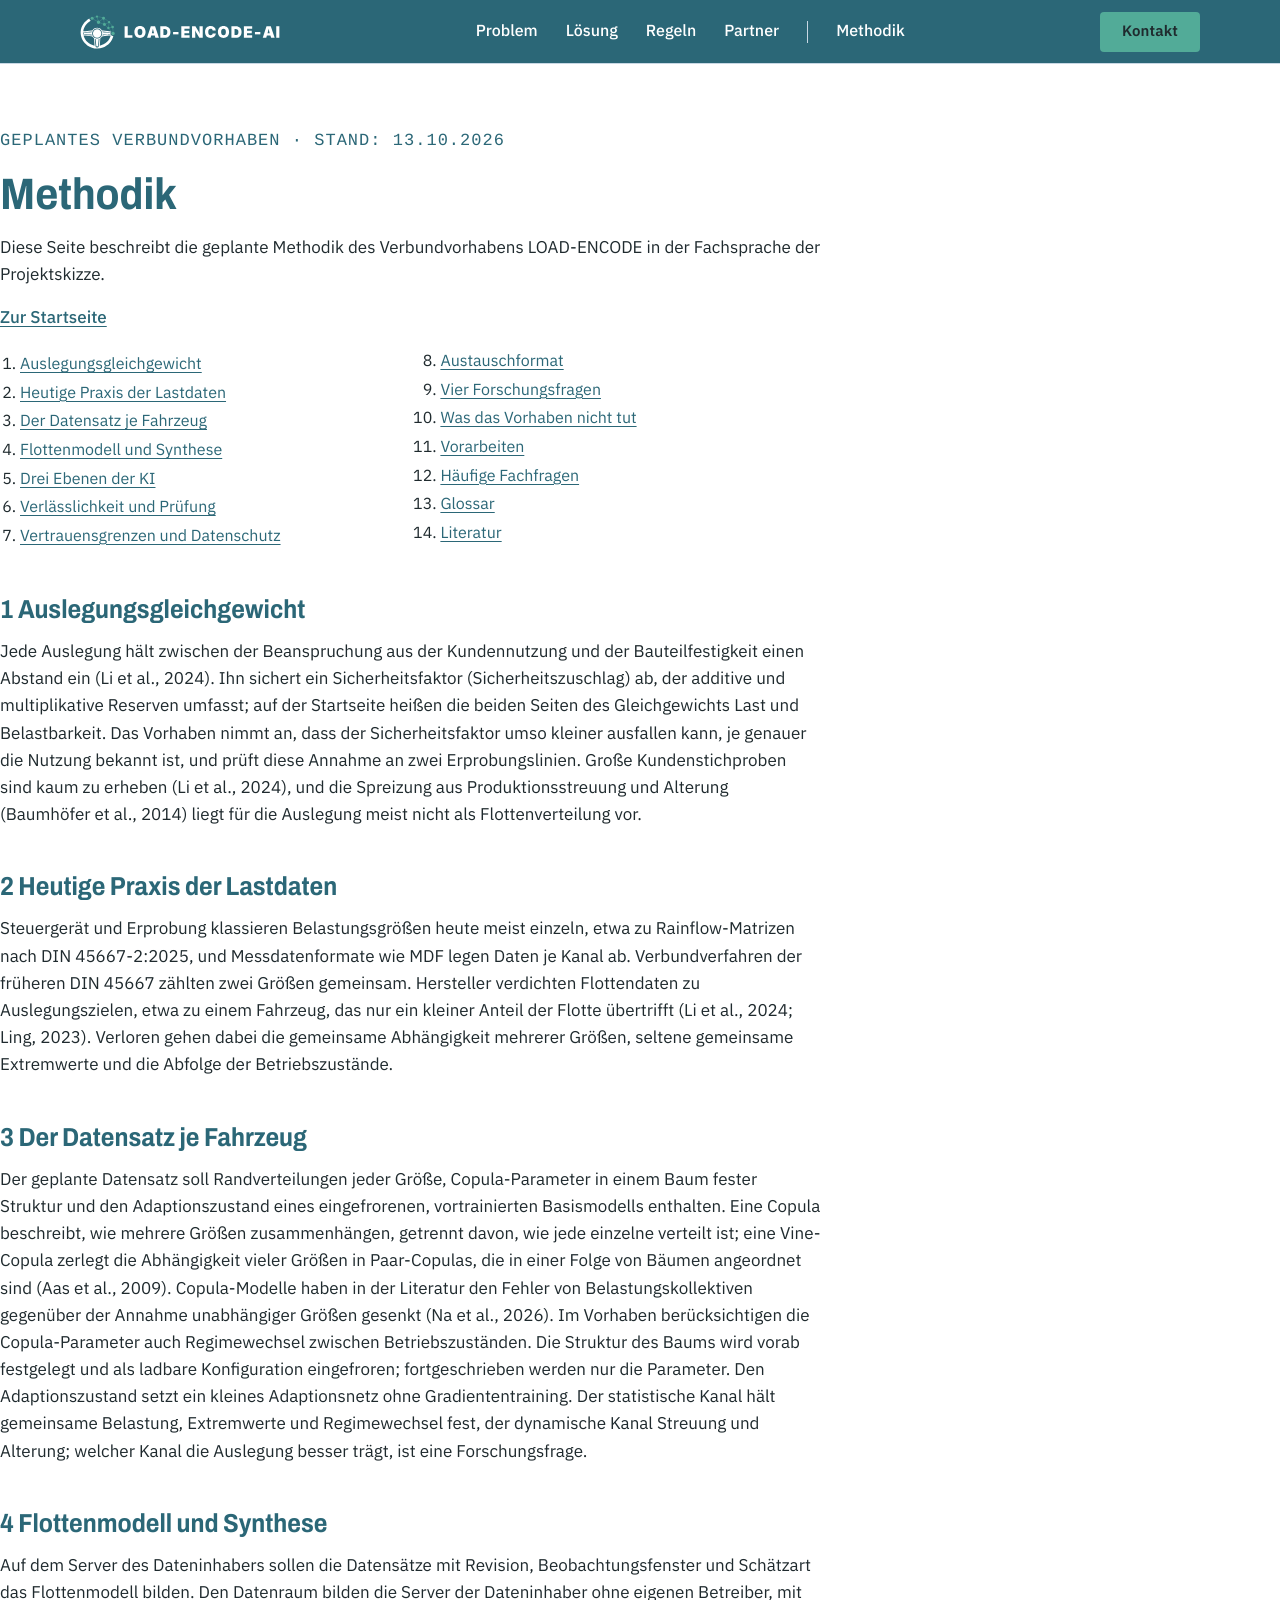
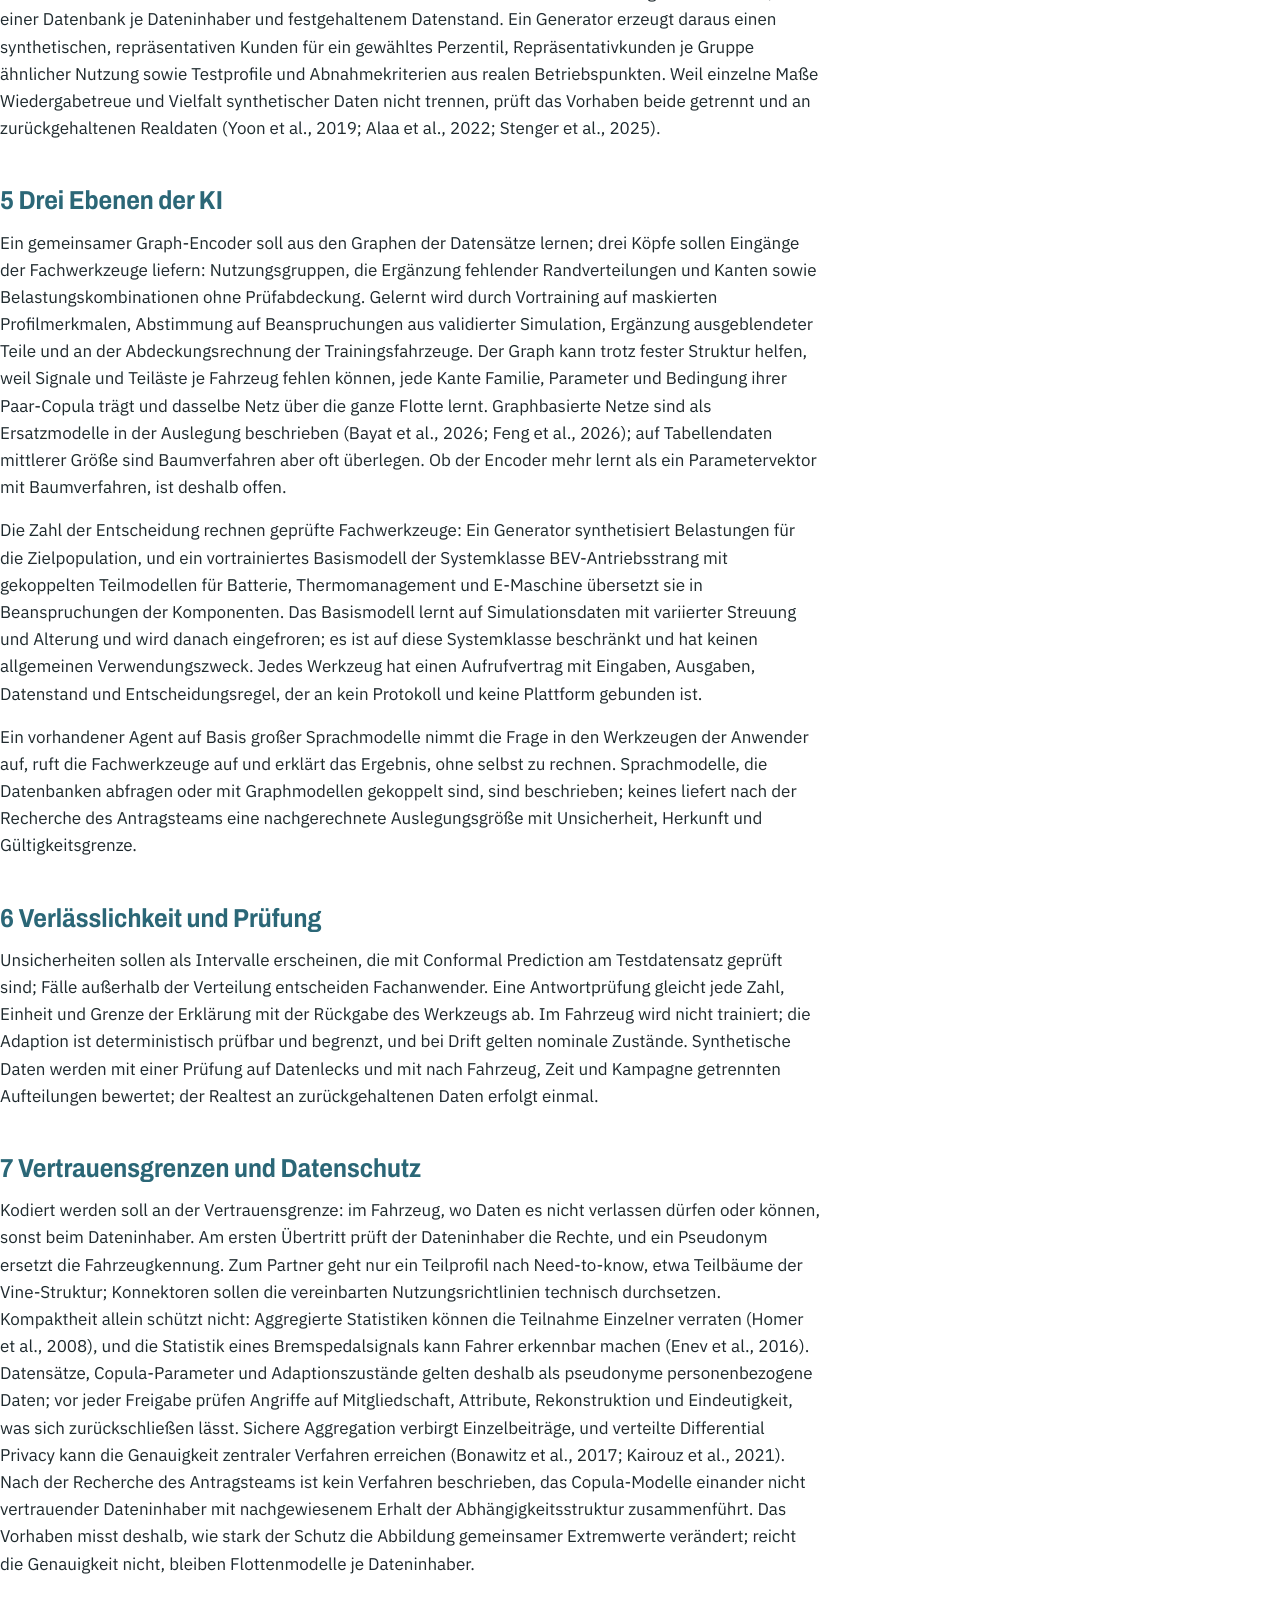
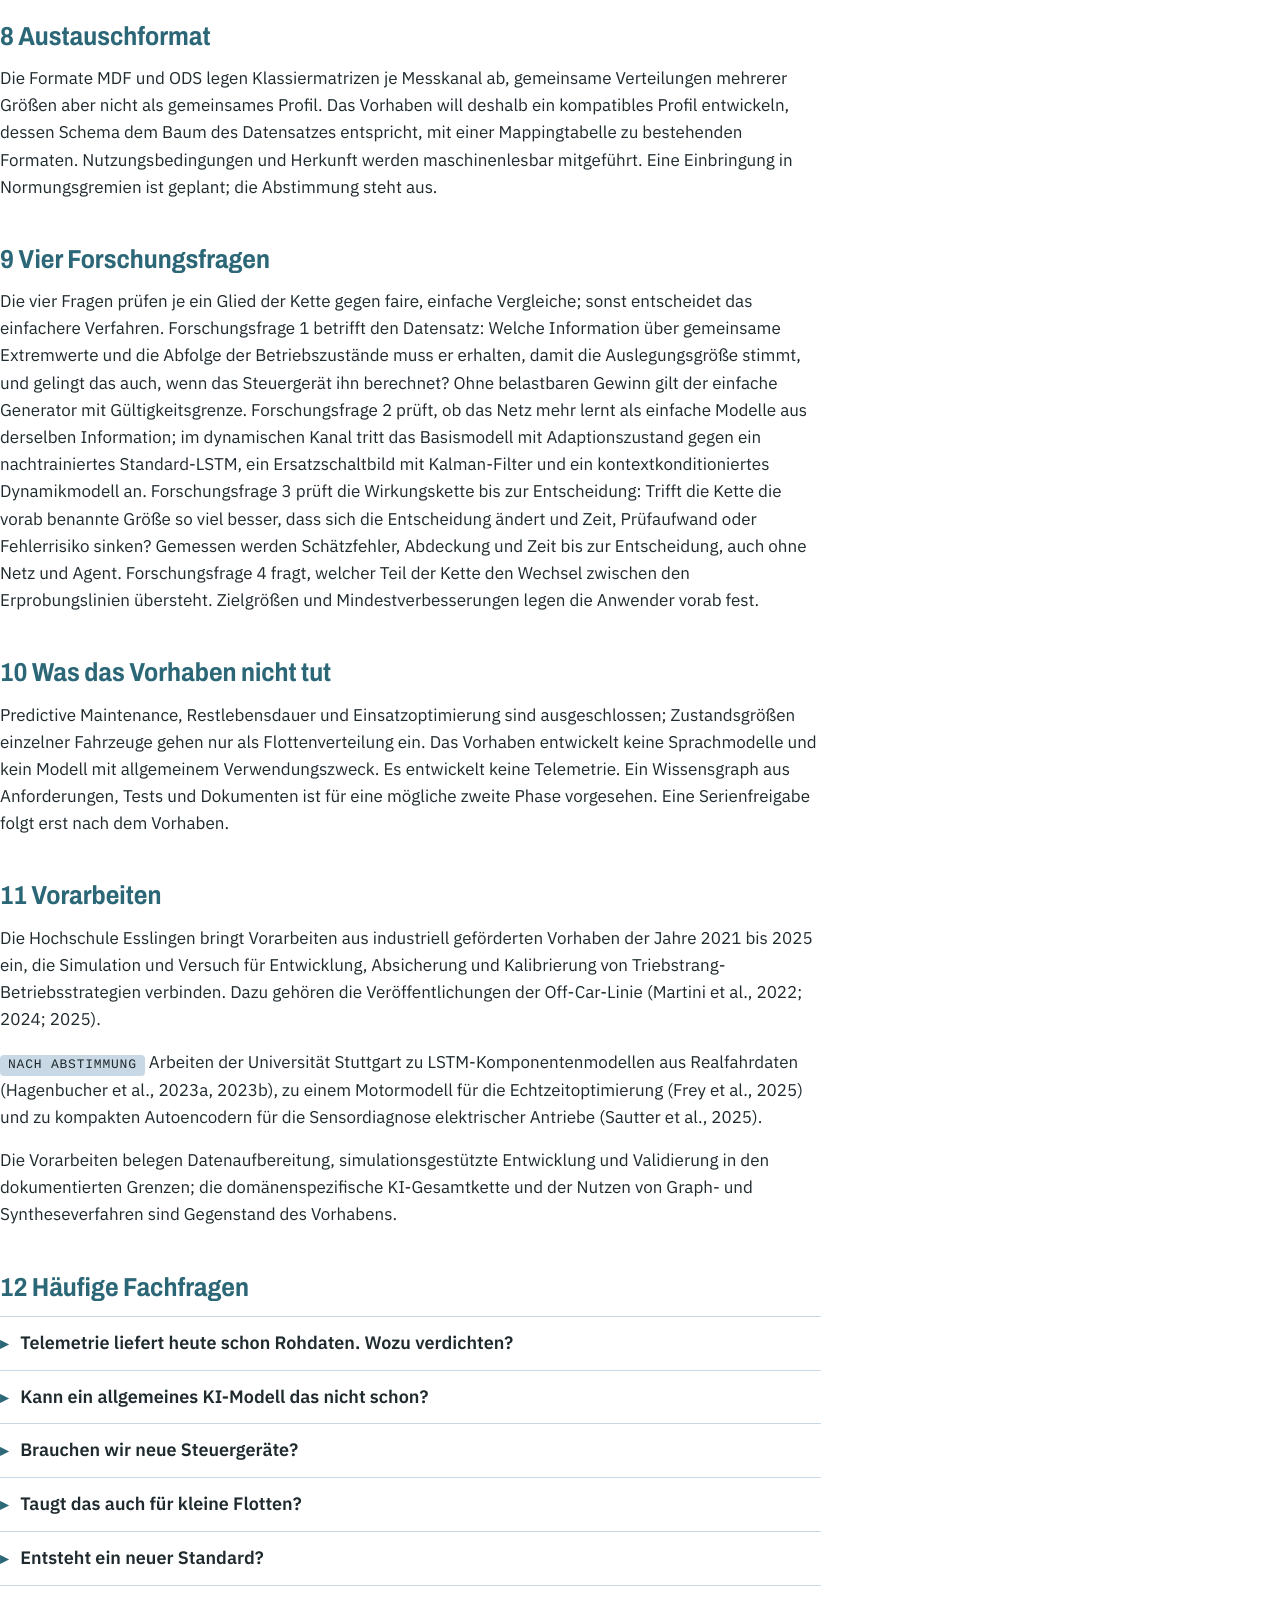
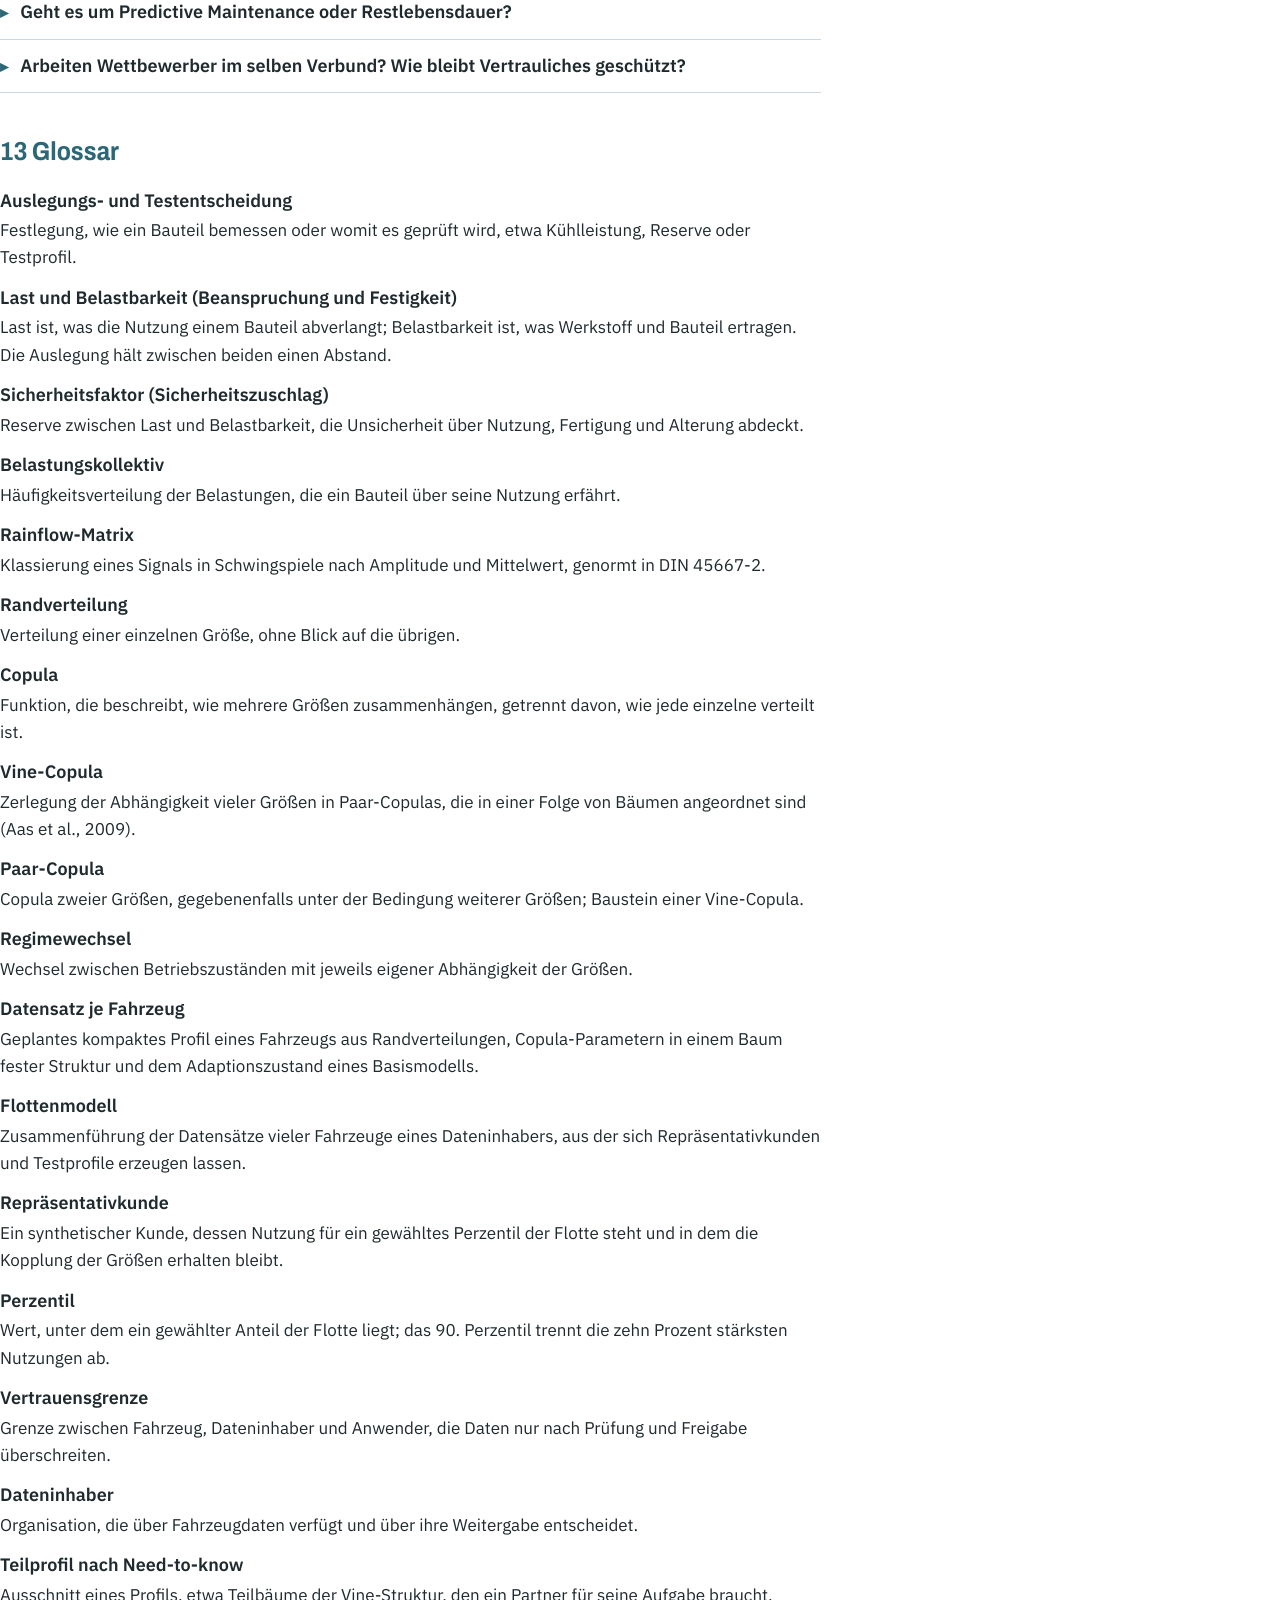
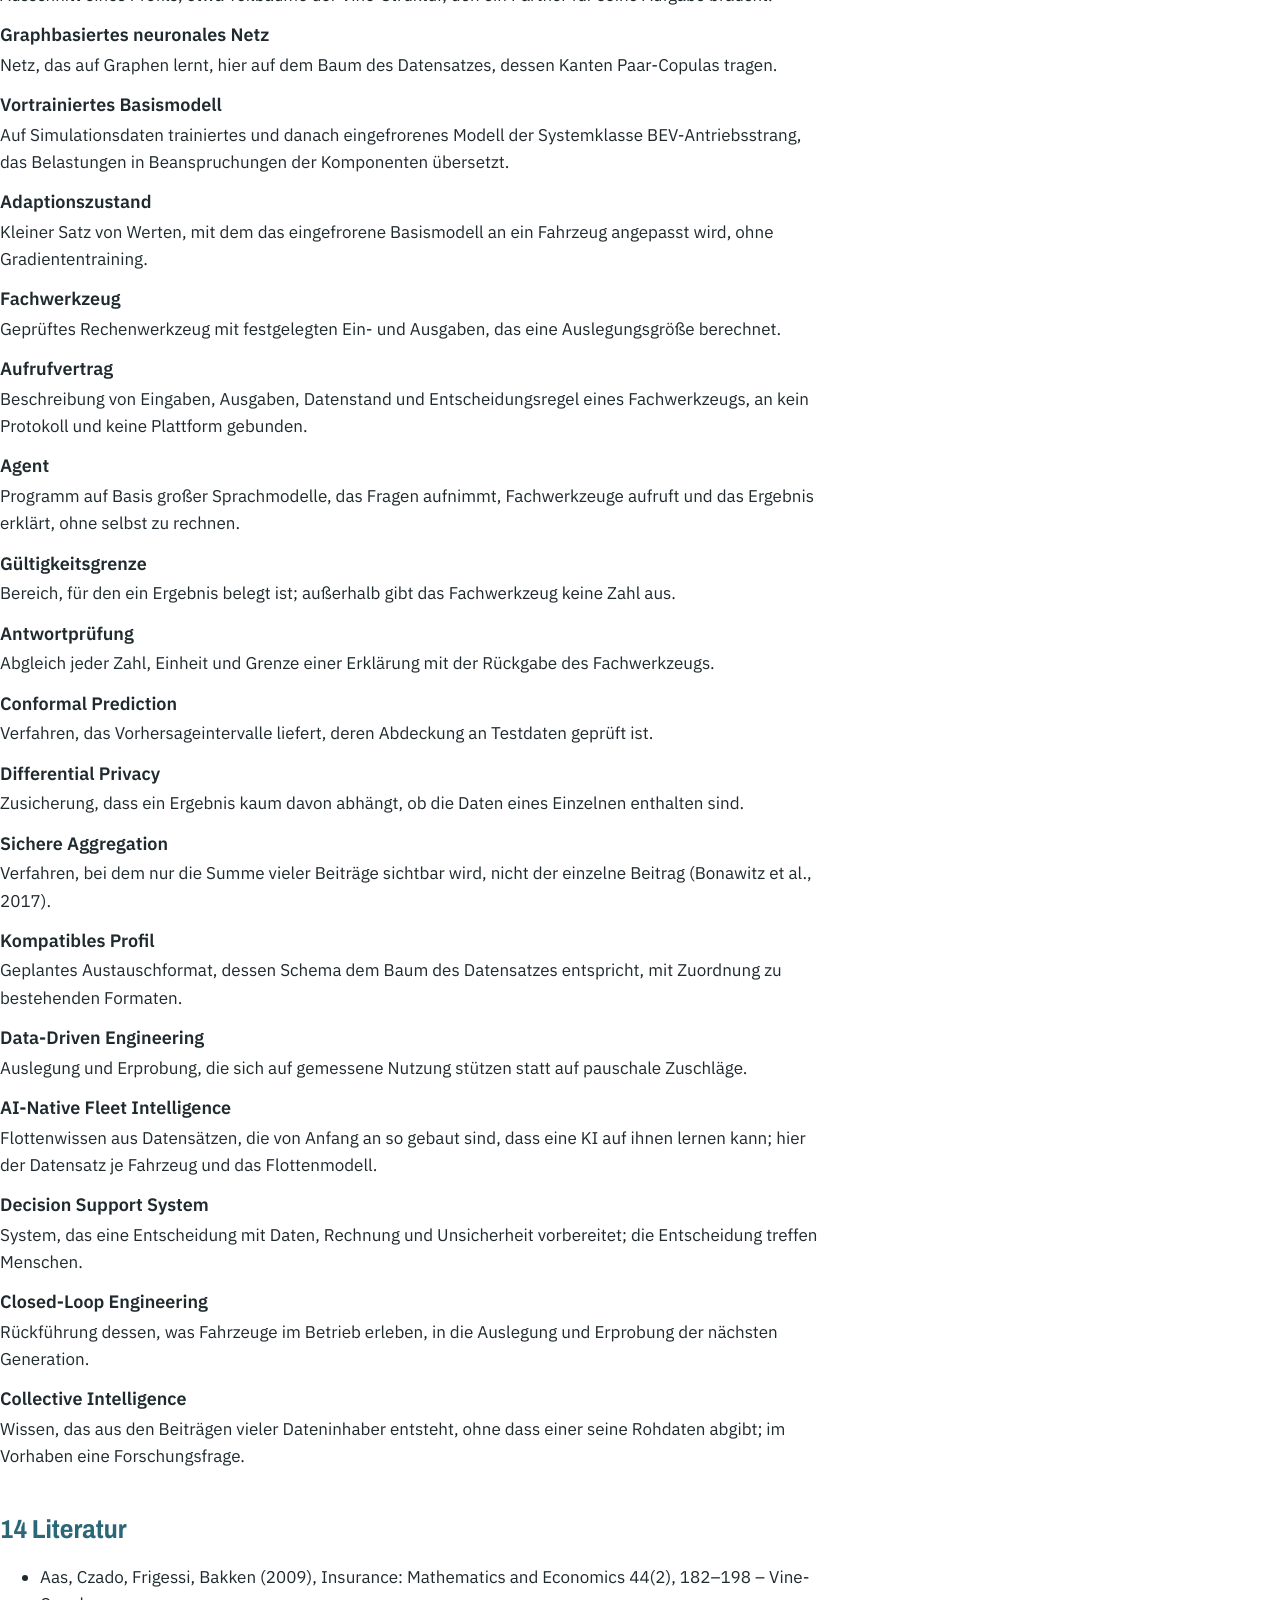
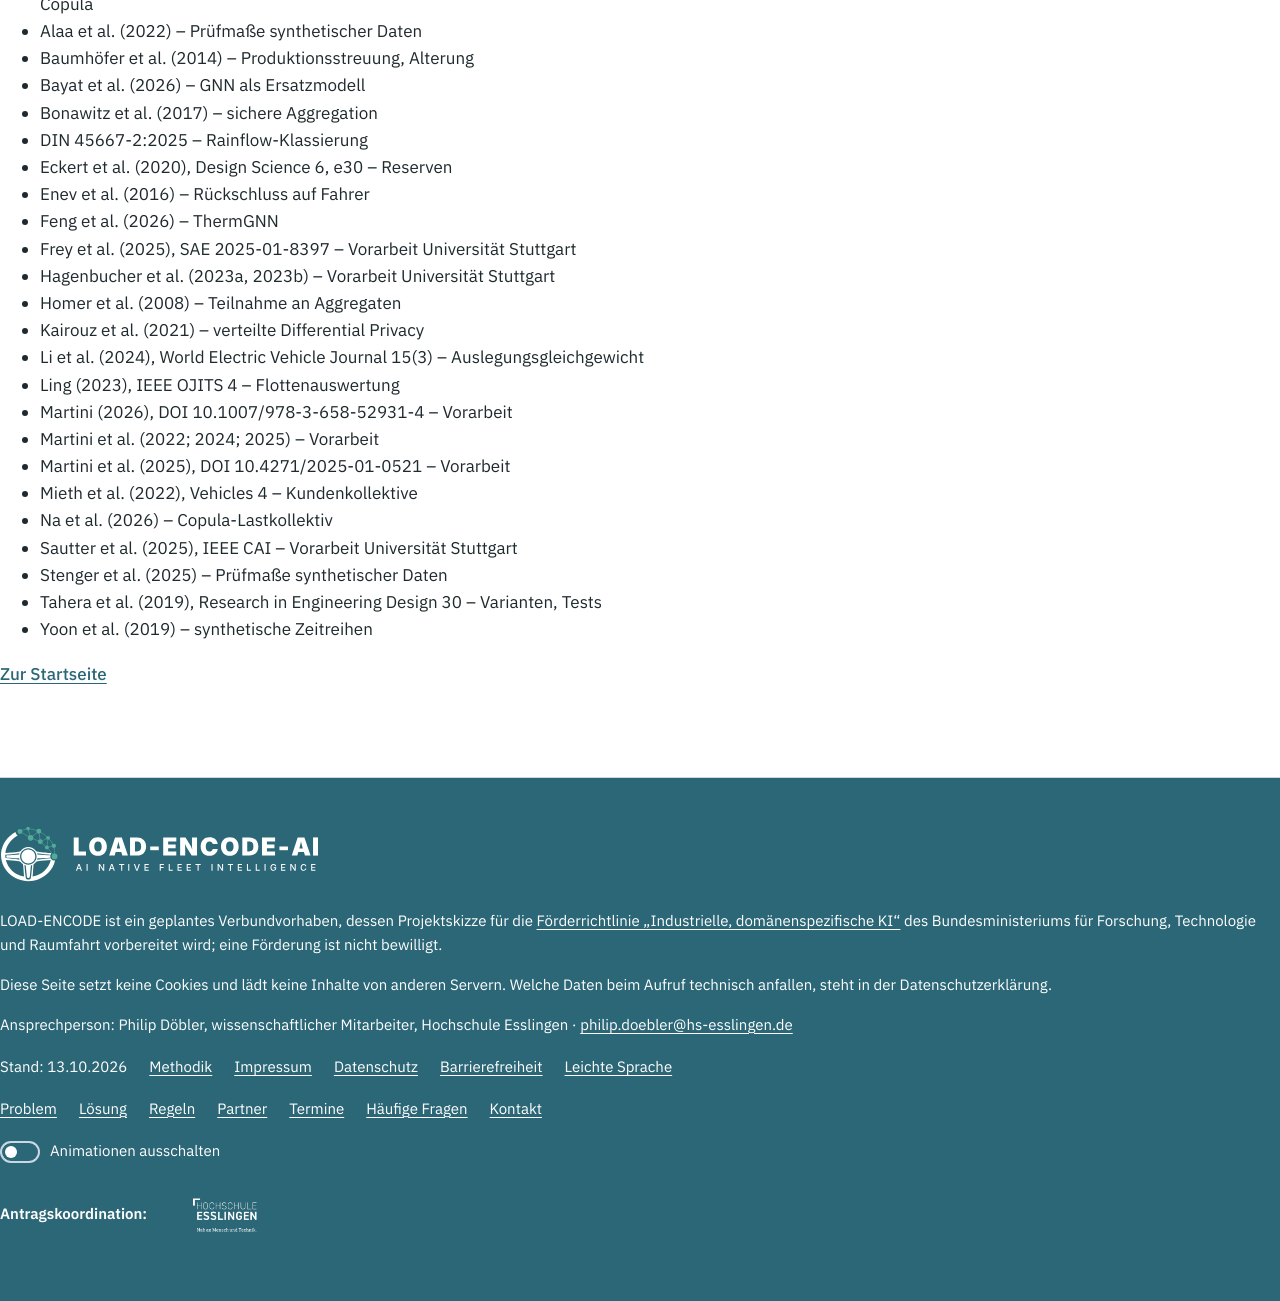
<file: site/methodik.html>
<!doctype html>
<html lang="de">
<head>
<meta charset="utf-8">
<title>Methodik – LOAD-ENCODE-AI</title>
<meta name="viewport" content="width=device-width, initial-scale=1">
<meta name="release-status" content="released">
<link rel="stylesheet" href="assets/css/main.css">
<style>

.svg-mono { font-family: var(--font-mono); }
.svg-text { font-family: var(--font-text); }
.svg-head { font-family: var(--font-head); }
.legend { display: flex; flex-wrap: wrap; gap: 8px 22px; font-size: 14px; color: var(--text-muted); }
.legend span { display: inline-flex; gap: 8px; align-items: center; }

.regler { margin-top: 8px; }
.rg-q { font-weight: 600; font-size: 16px; margin-bottom: 10px; }
.rg-row { display: flex; align-items: center; gap: 18px; }
.rg-btn { min-height: 40px; font-size: 15px; padding: 0 14px; }
.rg-track { position: relative; flex: 1; height: 44px; }
.rg-line { position: absolute; left: 0; right: 0; top: 12px; height: 4px; background: var(--border); border-radius: 2px; }
.rg-thumb { position: absolute; top: 4px; width: 20px; height: 20px; margin-left: -10px; border-radius: 50%; background: var(--action-bg); border: 3px solid var(--p-weiss); box-shadow: 0 0 0 1px var(--focus); }
.rg-mark { position: absolute; top: 26px; transform: translateX(-50%); font-family: var(--font-mono); font-size: 12px; color: var(--text-muted); white-space: nowrap; }
.rg-mark:first-of-type { transform: none; }
.rg-mark:last-of-type { transform: translateX(-100%); }
.rg-mark.on { color: var(--text); font-weight: 700; }
.rg-out { display: block; margin-top: 12px; font-size: 16px; line-height: 1.45; color: var(--text); background: var(--bg-card-info); border-radius: 6px; padding: 10px 14px; }

.kopf { height: 64px; display: flex; align-items: center; justify-content: space-between; padding: 0 80px;
        border-bottom: 1px solid var(--border); background: var(--bg); position: relative; z-index: 5; }
.kopf nav { display: flex; gap: 34px; font-weight: 500; font-size: 16px; }
.kopf nav a { color: var(--text); text-decoration: none; }
.kopf nav a.aktiv { text-decoration: underline; text-decoration-color: var(--link); text-decoration-thickness: 2px; text-underline-offset: 8px; }
.kopf .btn { min-height: 40px; font-size: 15px; }
.kopf-mobil { height: 56px; display: flex; align-items: center; justify-content: space-between; padding: 0 16px; border-bottom: 1px solid var(--border); background: var(--bg); }
.kopf-mobil .r { display: flex; gap: 8px; align-items: center; }
.kopf-mobil .btn { min-height: 44px; padding: 0 14px; font-size: 15px; }
.kopf-mobil .menu { min-height: 44px; display: inline-flex; align-items: center; padding: 0 12px; border: 1.5px solid var(--border-strong); border-radius: 4px; font-weight: 600; font-size: 15px; color: var(--text); }
.hero-text .statuszeile { margin-bottom: 22px; }
.hero-text .h1 { margin-bottom: 22px; }
.hero-text .lead { margin-bottom: 30px; color: var(--text); }
.hero-text .cta { display: flex; gap: 26px; align-items: center; margin-bottom: 26px; }
.hero-text .beschr { font-size: 15px; line-height: 1.5; color: var(--text-muted); max-width: 52ch; }
.band { background: var(--bg); border-top: 1px solid var(--border); padding: 18px 80px 0; }
.band-kontext { font-family: var(--font-mono); font-size: 13px; letter-spacing: 0.08em; text-transform: uppercase; color: var(--text-muted); margin-bottom: 14px; }
.band ul { list-style: none; margin: 0; padding: 0; display: grid; grid-template-columns: repeat(5, 1fr); gap: 16px; }
.band li { display: flex; gap: 12px; align-items: flex-start; font-size: 15px; line-height: 1.35; color: var(--text);
           border: 1px solid var(--border); border-radius: 8px; padding: 14px 14px 14px; background: var(--bg-card); }
.band li .rk-n { display: block; font-weight: 600; margin-bottom: 6px; }
.band li .rk-e { font-size: 14px; color: var(--link); }
.band .icon-frame { border-color: var(--border-strong); }
.varlabel { position: absolute; left: 12px; top: 74px; z-index: 1000; font-family: var(--font-mono); font-size: 12px; background: var(--p-weiss);
            color: var(--p-text); border: 1px solid var(--p-struktur); border-radius: 3px; padding: 5px 8px; }

body { background: var(--bg); }
.pg { position: relative; overflow: hidden; }
.wrap { width: 1280px; margin: 0 auto; }
.sec { padding: 96px 0; }
.sec.alt { background: var(--bg-alt); --bg-card: var(--p-weiss); --gh-grund: var(--p-grau); }
.sec.stage { border-top: 1px solid var(--border); }
.sec .h2 { margin-bottom: 20px; max-width: 24em; }
.sec .intro { font-size: var(--step-1); line-height: 1.45; max-width: 60ch; margin-bottom: 36px; }
p.t { max-width: 66ch; }
.only-m { display: none; }
figure { margin: 0; }
figcaption { margin-top: 12px; display: flex; gap: 10px; align-items: baseline; }
figcaption .status-label { flex: none; }
.hero-d { position: relative; height: 836px; }
.hero-d > svg { position: absolute; left: 0; top: 0; }
.hero-d .hero-text { position: absolute; left: 80px; top: 100px; width: 520px; }
.hero-d .status-label { position: absolute; left: 620px; top: 22px; }
.fuerwen { padding: 64px 0 72px; }
.fuerwen .h2 { font-size: var(--step-2); margin-bottom: 10px; }
.fuerwen p { color: var(--text-muted); max-width: 70ch; margin-bottom: 26px; }
.kacheln { list-style: none; margin: 0; padding: 0; display: grid; grid-template-columns: repeat(5, 1fr); gap: 16px; }
.kacheln li { display: flex; gap: 12px; align-items: flex-start; border: 1px solid var(--border); border-radius: 8px; padding: 14px; font-size: 15px; line-height: 1.35; }
.kacheln .rk-n { display: block; font-weight: 600; margin-bottom: 6px; }
.kacheln .rk-e { font-size: 14px; }
.g2 { display: grid; grid-template-columns: minmax(0, 1fr) 620px; gap: 72px; align-items: start; }
.g2 > div, .fragen-top > div, .ki-unten > div, .team-grid > div { min-width: 0; }
.sec .h3 { margin-bottom: 8px; }
figure svg { max-width: 100%; height: auto; }
.switch { display: inline-flex; border: 1.5px solid var(--border-strong); border-radius: 6px; overflow: hidden; font-size: 14.5px; font-weight: 600; margin-bottom: 14px; }
.switch span { padding: 8px 14px; }
.switch span.on { background: var(--action-bg); color: var(--action-text); }
.stage .switch span.on { background: var(--action-bg); color: var(--action-text); }
.fragen-top { display: grid; grid-template-columns: 1fr 470px; gap: 64px; align-items: start; }
.cards3 { display: grid; grid-template-columns: repeat(3, 1fr); gap: 24px; margin-top: 40px; }
.qcard .q { font-size: 16.5px; line-height: 1.45; margin: 10px 0 14px; color: var(--heading); font-weight: 500; }
.qcard .k { font-family: var(--font-mono); font-size: 12.5px; letter-spacing: .06em; text-transform: uppercase; color: var(--text-muted); margin-bottom: 4px; }
.qcard p { font-size: 16px; line-height: 1.5; }
.qcard .zb { border-top: 1px solid var(--border); padding-top: 12px; }
.weg-svg { margin: 12px 0 0; }
.weg-cols { display: grid; grid-template-columns: repeat(3, 1fr); gap: 80px; padding: 0 40px; margin-top: 28px; }
.weg-cols p { font-size: 16.5px; }
.ki-cols { display: grid; grid-template-columns: repeat(3, 1fr); gap: 40px; margin-top: 8px; }
.ki-col .icon-frame { width: 56px; height: 56px; margin-bottom: 14px; }
.ki-col .kurz { font-family: var(--font-head); font-weight: 700; font-size: 26px; color: var(--text); margin-bottom: 4px; }
.ki-col p { font-size: 16.5px; color: var(--text); }
.ki-conn { margin: 18px 0 30px; }
.ki-unten { display: grid; grid-template-columns: 560px 1fr; gap: 64px; align-items: start; }
.antwort { background: var(--bg-card); color: var(--text); border-radius: 8px; padding: 22px 24px; }
.antwort .a-k { font-weight: 600; font-size: 14px; color: var(--text-muted); margin-top: 12px; }
.antwort p { margin: 2px 0 0; font-size: 16px; }
.antwort .wert { display: flex; gap: 12px; align-items: center; margin: 14px 0; font-size: 14px; color: var(--text-muted); }
.antwort .nachweis { border-top: 1px solid var(--border); padding-top: 10px; font-family: var(--font-mono); font-size: 13px; color: var(--text-muted); line-height: 1.5; }
.ki-ctrl { display: flex; gap: 14px; align-items: center; margin-bottom: 14px; flex-wrap: wrap; }
.toggle { display: inline-flex; align-items: center; gap: 10px; font-size: 15px; }
.toggle i { width: 40px; height: 22px; border-radius: 11px; border: 2px solid var(--border-strong); position: relative; }
.toggle i::after { content: ""; position: absolute; left: 3px; top: 3px; width: 12px; height: 12px; border-radius: 50%; background: var(--text-muted); }
ol.schritte { margin: 0; padding-left: 22px; font-size: 16px; line-height: 1.5; }
ol.schritte li { margin-bottom: 6px; }
.neu-offen { display: grid; grid-template-columns: 1fr 1fr; gap: 64px; margin-top: 56px; padding-top: 40px; border-top: 1px solid var(--border); }
.neu-offen .h3 { color: var(--text); margin-bottom: 12px; }
.stage details.auf { border-color: var(--border); }
details.auf p { margin: 8px 0 0 26px; font-size: 16px; }
.ff-label { font-family: var(--font-mono); font-size: 12px; letter-spacing: .06em; color: var(--text-muted); margin-right: 6px; }
.team-grid { display: grid; grid-template-columns: 1fr 1fr; gap: 72px; }
.team-cards { display: grid; grid-template-columns: 1fr 1fr; gap: 16px; margin-top: 14px; }
.team-cards .card { padding: 18px; }
.team-cards .nm { font-weight: 600; color: var(--text-muted); font-style: normal; }
.pubs { list-style: none; padding: 0; margin: 16px 0 0; font-size: 15.5px; line-height: 1.5; }
.pubs li { padding: 10px 0; border-top: 1px solid var(--border); }
.cards-formen { display: grid; grid-template-columns: repeat(3, 1fr); gap: 24px; margin: 14px 0 0; }
.cards-formen p { font-size: 16px; margin: 8px 0 0; }
.rollen5 { display: grid; grid-template-columns: repeat(3, 1fr); gap: 24px; margin-top: 14px; }
.rollen5 .card { display: flex; flex-direction: column; gap: 10px; }
.rollen5 .h3 { font-size: 18.5px; }
.rollen5 p { font-size: 15.5px; margin: 0; }
.rollen5 .lbl { font-weight: 600; }
.mw-sub { margin-top: 56px; }
.mw-sub > .h3 { margin-bottom: 8px; }
.listen { display: grid; grid-template-columns: 1fr 1fr; gap: 24px; margin-top: 14px; }
.listen ul { margin: 6px 0 0; padding-left: 20px; font-size: 16px; }
.schritte6 { list-style: none; padding: 0; margin: 18px 0 0; display: grid; grid-template-columns: repeat(6, 1fr); gap: 16px; counter-reset: s; }
.schritte6 li { counter-increment: s; border-top: 3px solid var(--border-strong); padding-top: 12px; font-size: 15px; line-height: 1.45; }
.schritte6 li::before { content: counter(s); display: block; font-family: var(--font-head); font-weight: 700; font-size: 28px; color: var(--heading); margin-bottom: 6px; }
.stand-box { margin-top: 28px; display: grid; grid-template-columns: 1fr 1fr; gap: 24px; }
.faq2 { display: grid; grid-template-columns: 1fr 1fr; gap: 0 64px; margin-top: 10px; }
.kontakt { display: grid; grid-template-columns: 1fr 1fr; gap: 72px; align-items: start; }
.adresse { font-family: var(--font-mono); font-size: 17px; margin: 18px 0 8px; display: flex; gap: 16px; align-items: center; }
footer.fuss { background: var(--bg-stage); color: var(--text-muted); padding: 48px 0 64px; font-size: 15px; border-top: 1px solid var(--p-flaeche); }
footer.fuss a { color: var(--text-muted); }
footer.fuss .row { display: flex; gap: 22px; flex-wrap: wrap; margin-top: 18px; }
footer.fuss .hs { color: var(--text); font-weight: 600; margin-top: 22px; }
footer.fuss .tg { display: inline-flex; gap: 10px; align-items: center; margin-top: 18px; color: var(--text); }
footer.fuss .tg i { width: 40px; height: 22px; border-radius: 11px; border: 2px solid var(--border-strong); position: relative; display: inline-block; }
footer.fuss .tg i::after { content: ""; position: absolute; left: 3px; top: 3px; width: 12px; height: 12px; border-radius: 50%; background: var(--text-muted); }

@media (max-width: 720px) {
  .wrap { width: auto; margin: 0 16px; }
  .only-d { display: none !important; }
  .only-m { display: block; }
  .sec { padding: 56px 0; }
  .hero-m { padding: 48px 16px 12px; }
  .hero-m .hero-text .h1 { font-size: 40px; }
  .hero-m .hero-text .lead { font-size: 18px; }
  .hero-m .hero-text .cta { flex-direction: column; align-items: flex-start; gap: 14px; }
  .hero-m .fig { position: relative; margin: 8px -16px 0; }
  .hero-m .fig .status-label { position: absolute; left: 16px; top: 8px; }
  .kacheln { grid-template-columns: 1fr; gap: 10px; }
  .g2, .fragen-top, .cards3, .ki-cols, .ki-unten, .neu-offen, .team-grid, .team-cards, .cards-formen, .rollen5, .listen, .stand-box, .faq2, .kontakt { grid-template-columns: 1fr; gap: 24px; }
  .weg-cols { grid-template-columns: 1fr; gap: 20px; padding: 0; }
  .schritte6 { grid-template-columns: 1fr; gap: 14px; }
  .sec .intro { font-size: 18px; }
  .switch { font-size: 13px; }
  .stamp.below-head { top: 66px; }
  .wrap svg, figure svg, .only-m svg { max-width: 100%; height: auto; }
  .regler .rg-row { gap: 8px; }
  .rg-btn { padding: 0 10px; }
  .rg-mark { font-size: 10.5px; }
  .kopf-mobil .wm { font-size: 17px !important; }
  .rg-mark { display: none; }
  .rg-mark.on { display: block; }
  figcaption { flex-direction: column; gap: 6px; }
  .radar text { font-size: 19px; }
  footer.fuss .row { gap: 10px 16px; }
  .hero-m .fig svg { width: 390px; max-width: none; }
}

.kopf nav { gap: 28px; align-items: center; }
.kopf nav .nav-trenn { width: 1px; height: 22px; background: var(--border-strong); }
.kopf .btn { padding: 0 22px; }
.kopf-mobil .wm.nur-zeichen { font-size: 0 !important; }
.kopf-mobil .wm.nur-zeichen svg { width: 30px; height: 30px; }
.kopf-mobil .m-immer { display: flex; gap: 10px; font-weight: 600; font-size: 15px; }
.kopf-mobil .m-immer a { color: var(--text); text-decoration: none; min-height: 44px; display: inline-flex; align-items: center; }
.kopf-mobil .btn { padding: 0 12px; }
.kopf-mobil .menu { padding: 0 10px; }
.film { position: relative; height: min(56.25vw, 66vh); background: var(--bg-stage); overflow: hidden; }
.film-video { display: block; width: 100%; height: 100%; object-fit: contain; }
.film-pause { position: absolute; right: 24px; bottom: 20px; min-height: 44px; padding: 0 16px; border-radius: 4px;
  border: 1px solid rgba(255,255,255,.75); background: rgba(31,42,46,.55); color: #fff; font: 600 15px var(--font-text); cursor: pointer; }
.film-hinweis { position: absolute; left: 24px; bottom: 20px; font-family: var(--font-mono); font-size: 12px; color: #fff;
  background: rgba(31,42,46,.6); padding: 5px 8px; border-radius: 3px; }
.film-hinweis .kurz { display: none; }
.hero-d { height: auto; padding: 48px 0 44px; }
.hero-d .hero-text { position: static; width: 1280px; margin: 0 auto; display: grid; grid-template-columns: 1fr 1fr;
  column-gap: 72px; align-items: start; }
.hero-d .hero-text .statuszeile { grid-column: 1 / -1; }
.hero-d .hero-text .h1 { grid-column: 1; grid-row: 2 / span 3; margin: 0; }
.hero-d .hero-text .lead, .hero-d .hero-text .cta, .hero-d .hero-text .beschr { grid-column: 2; }
.ueberzeile { font-family: var(--font-mono); font-size: 13px; letter-spacing: .08em; text-transform: uppercase;
  color: var(--text-muted); margin: 0 0 10px; }
.partnerband { padding: 28px 0 34px; border-bottom: 1px solid var(--border); }
.pb-kopf { display: flex; justify-content: space-between; align-items: baseline; gap: 16px; margin-bottom: 14px; }
.pb-kopf .ueberzeile { margin: 0; }
.pb-platz { list-style: none; margin: 0; padding: 0; display: grid; grid-template-columns: repeat(5, 1fr); gap: 16px; }
.pb-platz a { display: flex; gap: 10px; align-items: center; min-height: 64px; padding: 10px 12px; border: 1.5px dashed var(--border-strong);
  border-radius: 6px; font-size: 14.5px; line-height: 1.35; color: var(--text-muted); text-decoration: none; }
.pb-platz a:hover, .pb-platz a:focus-visible { border-color: var(--link); color: var(--text); }
.pb-voll { background: var(--bg-card); border: 1px solid var(--border); border-radius: 8px; padding: 22px 26px 26px; margin: 8px 0 40px; }
.pb-voll .pb-kontext { font-size: 15px; color: var(--text-muted); margin-bottom: 16px; }
.pb-voll .slots { display: flex; flex-wrap: wrap; gap: 22px 34px; margin-bottom: 22px; }
.pb-voll .slot { width: 160px; height: 48px; display: grid; place-items: center; }
.pb-voll .sil { background: var(--border); border-radius: 4px; }
.waage-zeile { max-width: 860px; margin: 6px 0 44px; }
.reiter-kurz { font-size: 16px; color: var(--text-muted); max-width: 80ch; margin: 0 0 16px; }
.reiter-liste { display: none; flex-wrap: wrap; gap: 8px; margin-bottom: 0; border-bottom: 2px solid var(--border); }
.js .reiter-liste { display: flex; }
.reiter-liste button { display: inline-flex; gap: 8px; align-items: center; min-height: 48px; padding: 0 16px; border: 1px solid var(--border);
  border-bottom: 0; border-radius: 6px 6px 0 0; background: var(--bg-alt); color: var(--text); font: 600 15px var(--font-text); cursor: pointer; margin-bottom: -2px; }
.reiter-liste button[aria-selected="true"] { background: var(--bg-card); border-color: var(--border-strong); border-bottom: 2px solid var(--bg-card); }
.reiter-panel { margin-top: 18px; padding: 26px 28px; }
.js .reiter-panel { margin-top: 0; border-top-left-radius: 0; }
.js .reiter-panel[hidden] { display: none; }
.reiter-panel .h3 { margin-bottom: 14px; }
.reiter-dl { margin: 0 0 20px; display: grid; grid-template-columns: repeat(3, 1fr); gap: 18px 28px; }
.reiter-dl dt { font-family: var(--font-mono); font-size: 12px; letter-spacing: .06em; text-transform: uppercase; color: var(--text-muted); margin-bottom: 6px; }
.reiter-dl dd { margin: 0; font-size: 15.5px; line-height: 1.45; }
.kosten-raster { display: grid; grid-template-columns: repeat(4, 1fr); gap: 20px; }
.kosten-raster .card p { margin: 0; font-size: 15.5px; }
@media (max-width: 720px) {
  .film { height: auto; aspect-ratio: 16 / 9; }
  .film-pause { right: 10px; bottom: 10px; min-height: 40px; padding: 0 12px; font-size: 14px; }
  .film-hinweis { left: 10px; bottom: 12px; font-size: 11px; }
  .film-hinweis .lang { display: none; }
  .film-hinweis .kurz { display: inline; }
  .pb-kopf { flex-direction: column; gap: 6px; }
  .pb-platz { grid-template-columns: 1fr; gap: 8px; }
  .pb-platz a { min-height: 52px; }
  .pb-voll { padding: 18px 16px; }
  .pb-voll .slots { gap: 14px 18px; }
  .pb-voll .slot { width: 140px; }
  .waage-zeile { margin-bottom: 28px; }
  .reiter-liste { gap: 6px; border-bottom: 0; }
  .reiter-liste button { border-radius: 6px; border-bottom: 1px solid var(--border); margin-bottom: 0; min-height: 44px; padding: 0 12px; font-size: 14px; }
  .reiter-liste button[aria-selected="true"] { border-color: var(--link); border-bottom: 1px solid var(--link); }
  .js .reiter-panel { margin-top: 12px; border-top-left-radius: 8px; }
  .reiter-dl { grid-template-columns: 1fr; }
  .kosten-raster { grid-template-columns: 1fr; gap: 14px; }
}
.leitbegriffe { list-style: none; margin: 18px 0 0; padding: 0; display: flex; flex-wrap: wrap; gap: 8px; max-width: 64ch; }
.leitbegriffe li { font: 500 11.5px/1 var(--font-mono); letter-spacing: .06em; text-transform: uppercase; white-space: nowrap;
  color: var(--text); border: 1px solid var(--p-akzent); border-radius: 999px; padding: 6px 11px 5px; }
.hero-d .hero-text .leitbegriffe { grid-column: 2; }
.lb { display: inline-block; font: 600 11.5px/1 var(--font-mono); letter-spacing: .06em; text-transform: uppercase;
  color: var(--heading); border: 1.5px solid var(--p-akzent); border-radius: 999px; padding: 5px 10px 4px;
  margin-right: 8px; vertical-align: 2px; white-space: nowrap; }
p.lb-satz { max-width: 66ch; }
.sec .intro .lb { vertical-align: 3px; }
.formales { margin-top: 56px; display: grid; grid-template-columns: 1.35fr 1fr; gap: 56px; align-items: start; }
.formales .h3 { margin: 0 0 14px; }
dl.fakten { margin: 0; border-top: 1px solid var(--border); }
dl.fakten > div { display: grid; grid-template-columns: 11em 1fr; gap: 16px; padding: 10px 0; border-bottom: 1px solid var(--border); }
dl.fakten dt { font: 600 12.5px/1.5 var(--font-mono); letter-spacing: .05em; text-transform: uppercase; color: var(--text-muted);
  padding-top: 2px; }
dl.fakten dd { margin: 0; font-size: 16px; line-height: 1.5; }
.quellen { list-style: none; margin: 0; padding: 0; border-top: 1px solid var(--border); }
.quellen li { padding: 11px 0; border-bottom: 1px solid var(--border); }
.quellen a { font-weight: 600; }
.quellen a::after { content: " ↗"; font-weight: 400; }
.quellen span { display: block; font-size: 14px; color: var(--text-muted); margin-top: 2px; }
.formales .caption { margin-top: 14px; }
@media (max-width: 720px) {
  .formales { grid-template-columns: 1fr; gap: 36px; margin-top: 40px; }
  dl.fakten > div { grid-template-columns: 1fr; gap: 2px; }
}
.logo-kopf { display: inline-flex; align-items: center; text-decoration: none; }
.logo-kopf img { display: block; height: 34px; width: auto; }
.kopf-mobil .logo-kopf img { height: 36px; }
.hero-d .hero-text .h1 { grid-row: 2; }
.hero-logo { grid-column: 1; grid-row: 3 / span 6; width: 300px; height: auto; margin-top: -24px; align-self: start; }
.fuss-logo { display: block; height: 56px; width: auto; margin: 0 0 28px; }
@media (max-width: 720px) { .fuss-logo { height: 46px; } }
:root { --sigma-s2: 4px; --sigma-s4: 8px; }
.lg { display: flex; align-items: center; justify-content: center; height: 80px; }
.lg img { width: 240px; max-width: 100%; height: 80px; object-fit: contain; }
.lg-paar { display: flex; gap: 8px; } .lg-paar img { width: 116px; }
.lg.s2 img { filter: blur(var(--sigma-s2)); } .lg.s4 img { filter: blur(var(--sigma-s4)); }
.lg.versteckt { display: none !important; }
.pb-lauf { position: relative; overflow: hidden; margin: 0 0 18px; }
.pb-lauf .spur { display: flex; gap: 48px; width: max-content; animation: pblauf 110s linear infinite; }
.pb-lauf .lg { flex: 0 0 200px; height: 64px; } .pb-lauf .lg img { width: 200px; height: 64px; }
.pb-lauf.pause .spur { animation-play-state: paused; }
@keyframes pblauf { from { transform: translateX(0); } to { transform: translateX(-50%); } }
@media (prefers-reduced-motion: reduce) { .pb-lauf .spur { animation: none; flex-wrap: wrap; width: auto; } .pb-lauf .zweit { display: none; } }
.pb-lauf-knopf { font: 600 14px var(--font-text); background: none; border: 1px solid var(--border-strong); border-radius: 4px;
  min-height: 36px; padding: 0 12px; color: var(--text); cursor: pointer; }
.pb-kopf .rechts { display: flex; gap: 16px; align-items: center; }
.lg-raster { display: grid; grid-template-columns: repeat(auto-fill, minmax(220px, 1fr)); gap: 22px 30px; align-items: center; margin: 4px 0 24px; }
.lg-legende { display: flex; flex-wrap: wrap; gap: 6px 20px; font-size: 14px; color: var(--text-muted); margin: 0 0 14px; }
.lg-legende span::before { content: ""; display: inline-block; width: 10px; height: 10px; border-radius: 50%; margin-right: 6px; }
.lg-legende .l-fest::before { background: var(--p-struktur); } .lg-legende .l-s2::before { background: var(--p-akzent); }
.lg-legende .l-s4::before { background: var(--p-flaeche); }
.pb-gesucht { font-size: 15px; color: var(--text-muted); margin: 6px 0 12px; }
.lg-tabelle { width: 100%; border-collapse: collapse; margin: 26px 0 0; font-size: 15px; background: var(--bg-card); }
.lg-tabelle caption { text-align: left; font: 700 18px var(--font-head); color: var(--p-struktur); padding: 0 0 10px; }
.lg-tabelle th { text-align: left; font: 600 12px var(--font-mono); letter-spacing: .06em; text-transform: uppercase; color: var(--text-muted);
  border-bottom: 2px solid var(--p-struktur); padding: 8px 12px; }
.lg-tabelle td { border-bottom: 1px solid var(--p-flaeche); padding: 8px 12px; vertical-align: middle; }
.lg-tabelle td.l .lg { height: 44px; justify-content: flex-start; } .lg-tabelle td.l .lg img { width: 132px; height: 44px; }
.lg-tabelle tr.versteckt { display: none; }
@media (max-width: 720px) {
  .pb-kopf .rechts { justify-content: space-between; width: 100%; }
  .pb-lauf .lg { flex-basis: 150px; height: 50px; } .pb-lauf .lg img { width: 150px; height: 50px; }
  .lg-raster { grid-template-columns: repeat(2, 1fr); gap: 14px 16px; }
  .lg img { width: 100%; height: 56px; } .lg { height: 56px; }
  .lg-tabelle { font-size: 14px; } .lg-tabelle th:nth-child(4), .lg-tabelle td:nth-child(4) { display: none; }
}

.hero-text .kontakt-zeile { margin-top: 10px; color: var(--text); }
.hero-text .kontakt-zeile a { color: inherit; }
.lg-tabelle td.nm.s2 { filter: blur(var(--sigma-s2)); } .lg-tabelle td.nm.s4 { filter: blur(var(--sigma-s4)); }
.unterseite ul.maengel li { margin: 4px 0; }
.kontaktkarte { display: flex; gap: 16px; align-items: center; margin: 18px 0 8px; padding: 14px 18px 14px 14px;
  border: 1px solid rgba(255, 255, 255, .3); border-radius: 14px; max-width: 34em; }
.kk-foto { width: 64px; height: 64px; border-radius: 50%; object-fit: cover; flex: none; }
.kk-name { font: 700 19px/1.25 var(--font-head); }
.kk-rolle, .kk-org { font-size: 14px; line-height: 1.45; color: var(--text-muted); }
.kk-wege { margin-top: 6px; font-size: 15px; line-height: 1.5; }
.kk-wege a { color: inherit; }
.kk-vcard { display: inline-block; margin-top: 8px; font: 600 13px/1 var(--font-mono); color: inherit;
  border: 1px solid var(--p-akzent); border-radius: 999px; padding: 6px 11px 5px; text-decoration: none; }
.fg-logo { display: flex; gap: 18px; align-items: center; background: #fff; border: 1px solid var(--border);
  border-radius: 10px; padding: 12px 16px; margin: 0 0 22px; }
.fg-logo img { width: 156px; height: auto; flex: none; }
.fg-logo p { margin: 0; font-size: 13.5px; line-height: 1.45; color: var(--text-muted); }
</style>

<link rel="icon" type="image/svg+xml" href="assets/images/logo/bildmarke_farbig.svg">
<style>.unterseite { padding: 64px 0 88px; }
.unterseite .prosa { max-width: 76ch; }
.unterseite h1 { font: 700 44px/1.1 var(--font-head); color: var(--heading); margin: 0 0 14px; }
.unterseite h2 { font: 700 26px/1.2 var(--font-head); color: var(--heading); margin: 44px 0 12px; scroll-margin-top: 80px; }
.unterseite h3 { font: 600 19px/1.3 var(--font-text); margin: 22px 0 6px; }
.unterseite p, .unterseite li, .unterseite dd { font-size: 17px; line-height: 1.6; }
.unterseite .toc { columns: 2; column-gap: 40px; padding-left: 20px; margin: 18px 0 8px; }
.unterseite .toc li { font-size: 16px; margin: 3px 0; }
.unterseite dl.glossar dt { font-weight: 600; margin-top: 12px; }
.unterseite dl.glossar dd { margin: 2px 0 0; }
.unterseite .offen { color: var(--anm); font-family: var(--font-mono); font-size: 14px; }
.unterseite .zurueck { display: flex; gap: 24px; margin: 6px 0 0; }
.unterseite .ls p { font-size: 20px; line-height: 1.7; margin: 0 0 14px; }
.unterseite .ls h2 { font-size: 28px; }
@media (max-width: 720px) { .unterseite { padding: 40px 0 56px; } .unterseite h1 { font-size: 34px; } .unterseite .toc { columns: 1; } }
</style></head>
<body class="">
<div class="pg"><div class="only-d"><header class="kopf stage"><a href="index.html" class="logo-kopf"><span class="wm logo-kopf"><img src="assets/images/logo/logo_quer_negativ.svg" alt="LOAD-ENCODE-AI" width="200" height="34"></span></a><nav aria-label="Hauptnavigation"><a href="index.html#ausgangslage">Problem</a><a href="index.html#datenweg">Lösung</a><a href="index.html#daten-und-rechte">Regeln</a><a href="index.html#partner">Partner</a><span class="nav-trenn" aria-hidden="true"></span><a href="methodik.html">Methodik</a></nav><a class="btn" href="index.html#kontakt">Kontakt</a></header></div><div class="only-m"><header class="kopf-mobil stage"><a href="index.html" class="logo-kopf"><span class="wm logo-kopf nur-zeichen"><img src="assets/images/logo/bildmarke_negativ.svg" alt="LOAD-ENCODE-AI" width="37" height="36"></span></a><nav class="m-immer" aria-label="Wichtige Fragen"><a href="index.html#partner">Partner</a><a href="index.html#daten-und-rechte">Regeln</a></nav><div class="r"><a class="btn" href="index.html#kontakt">Kontakt</a><a class="menu" href="#seitennavigation" aria-label="Menü"><svg width="20" height="20" viewBox="0 0 20 20" aria-hidden="true"><path d="M3 5h14M3 10h14M3 15h14" stroke="currentColor" stroke-width="2" stroke-linecap="round"/></svg></a></div></header></div><main id="inhalt" class="unterseite"><div class="wrap"><p class="statuszeile">Geplantes Verbundvorhaben · Stand: 13.10.2026</p><h1>Methodik</h1><div class="prosa"><p>Diese Seite beschreibt die geplante Methodik des Verbundvorhabens LOAD-ENCODE in der Fachsprache der Projektskizze.</p><p class="zurueck"><a class="textlink" href="index.html">Zur Startseite</a></p><ol class="toc"><li><a href="#auslegungsgleichgewicht">Auslegungsgleichgewicht</a></li><li><a href="#heutige-praxis">Heutige Praxis der Lastdaten</a></li><li><a href="#datensatz">Der Datensatz je Fahrzeug</a></li><li><a href="#flottenmodell">Flottenmodell und Synthese</a></li><li><a href="#drei-ebenen">Drei Ebenen der KI</a></li><li><a href="#verlaesslichkeit">Verlässlichkeit und Prüfung</a></li><li><a href="#vertrauensgrenzen">Vertrauensgrenzen und Datenschutz</a></li><li><a href="#austauschformat">Austauschformat</a></li><li><a href="#forschungsfragen">Vier Forschungsfragen</a></li><li><a href="#abgrenzung">Was das Vorhaben nicht tut</a></li><li><a href="#vorarbeiten">Vorarbeiten</a></li><li><a href="#fachfragen">Häufige Fachfragen</a></li><li><a href="#glossar">Glossar</a></li><li><a href="#literatur">Literatur</a></li></ol><h2 id="auslegungsgleichgewicht">1 Auslegungsgleichgewicht</h2><p>Jede Auslegung hält zwischen der Beanspruchung aus der Kundennutzung und der Bauteilfestigkeit einen Abstand ein (Li et al., 2024). Ihn sichert ein Sicherheitsfaktor (Sicherheitszuschlag) ab, der additive und multiplikative Reserven umfasst; auf der Startseite heißen die beiden Seiten des Gleichgewichts Last und Belastbarkeit. Das Vorhaben nimmt an, dass der Sicherheitsfaktor umso kleiner ausfallen kann, je genauer die Nutzung bekannt ist, und prüft diese Annahme an zwei Erprobungslinien. Große Kundenstichproben sind kaum zu erheben (Li et al., 2024), und die Spreizung aus Produktionsstreuung und Alterung (Baumhöfer et al., 2014) liegt für die Auslegung meist nicht als Flottenverteilung vor.</p><h2 id="heutige-praxis">2 Heutige Praxis der Lastdaten</h2><p>Steuergerät und Erprobung klassieren Belastungsgrößen heute meist einzeln, etwa zu Rainflow-Matrizen nach DIN 45667-2:2025, und Messdatenformate wie MDF legen Daten je Kanal ab. Verbundverfahren der früheren DIN 45667 zählten zwei Größen gemeinsam. Hersteller verdichten Flottendaten zu Auslegungszielen, etwa zu einem Fahrzeug, das nur ein kleiner Anteil der Flotte übertrifft (Li et al., 2024; Ling, 2023). Verloren gehen dabei die gemeinsame Abhängigkeit mehrerer Größen, seltene gemeinsame Extremwerte und die Abfolge der Betriebszustände.</p><h2 id="datensatz">3 Der Datensatz je Fahrzeug</h2><p>Der geplante Datensatz soll Randverteilungen jeder Größe, Copula-Parameter in einem Baum fester Struktur und den Adaptionszustand eines eingefrorenen, vortrainierten Basismodells enthalten. Eine Copula beschreibt, wie mehrere Größen zusammenhängen, getrennt davon, wie jede einzelne verteilt ist; eine Vine-Copula zerlegt die Abhängigkeit vieler Größen in Paar-Copulas, die in einer Folge von Bäumen angeordnet sind (Aas et al., 2009). Copula-Modelle haben in der Literatur den Fehler von Belastungskollektiven gegenüber der Annahme unabhängiger Größen gesenkt (Na et al., 2026). Im Vorhaben berücksichtigen die Copula-Parameter auch Regimewechsel zwischen Betriebszuständen. Die Struktur des Baums wird vorab festgelegt und als ladbare Konfiguration eingefroren; fortgeschrieben werden nur die Parameter. Den Adaptionszustand setzt ein kleines Adaptionsnetz ohne Gradiententraining. Der statistische Kanal hält gemeinsame Belastung, Extremwerte und Regimewechsel fest, der dynamische Kanal Streuung und Alterung; welcher Kanal die Auslegung besser trägt, ist eine Forschungsfrage.</p><h2 id="flottenmodell">4 Flottenmodell und Synthese</h2><p>Auf dem Server des Dateninhabers sollen die Datensätze mit Revision, Beobachtungsfenster und Schätzart das Flottenmodell bilden. Den Datenraum bilden die Server der Dateninhaber ohne eigenen Betreiber, mit einer Datenbank je Dateninhaber und festgehaltenem Datenstand. Ein Generator erzeugt daraus einen synthetischen, repräsentativen Kunden für ein gewähltes Perzentil, Repräsentativkunden je Gruppe ähnlicher Nutzung sowie Testprofile und Abnahmekriterien aus realen Betriebspunkten. Weil einzelne Maße Wiedergabetreue und Vielfalt synthetischer Daten nicht trennen, prüft das Vorhaben beide getrennt und an zurückgehaltenen Realdaten (Yoon et al., 2019; Alaa et al., 2022; Stenger et al., 2025).</p><h2 id="drei-ebenen">5 Drei Ebenen der KI</h2><p>Ein gemeinsamer Graph-Encoder soll aus den Graphen der Datensätze lernen; drei Köpfe sollen Eingänge der Fachwerkzeuge liefern: Nutzungsgruppen, die Ergänzung fehlender Randverteilungen und Kanten sowie Belastungskombinationen ohne Prüfabdeckung. Gelernt wird durch Vortraining auf maskierten Profilmerkmalen, Abstimmung auf Beanspruchungen aus validierter Simulation, Ergänzung ausgeblendeter Teile und an der Abdeckungsrechnung der Trainingsfahrzeuge. Der Graph kann trotz fester Struktur helfen, weil Signale und Teiläste je Fahrzeug fehlen können, jede Kante Familie, Parameter und Bedingung ihrer Paar-Copula trägt und dasselbe Netz über die ganze Flotte lernt. Graphbasierte Netze sind als Ersatzmodelle in der Auslegung beschrieben (Bayat et al., 2026; Feng et al., 2026); auf Tabellendaten mittlerer Größe sind Baumverfahren aber oft überlegen. Ob der Encoder mehr lernt als ein Parametervektor mit Baumverfahren, ist deshalb offen.</p><p>Die Zahl der Entscheidung rechnen geprüfte Fachwerkzeuge: Ein Generator synthetisiert Belastungen für die Zielpopulation, und ein vortrainiertes Basismodell der Systemklasse BEV-Antriebsstrang mit gekoppelten Teilmodellen für Batterie, Thermomanagement und E-Maschine übersetzt sie in Beanspruchungen der Komponenten. Das Basismodell lernt auf Simulationsdaten mit variierter Streuung und Alterung und wird danach eingefroren; es ist auf diese Systemklasse beschränkt und hat keinen allgemeinen Verwendungszweck. Jedes Werkzeug hat einen Aufrufvertrag mit Eingaben, Ausgaben, Datenstand und Entscheidungsregel, der an kein Protokoll und keine Plattform gebunden ist.</p><p>Ein vorhandener Agent auf Basis großer Sprachmodelle nimmt die Frage in den Werkzeugen der Anwender auf, ruft die Fachwerkzeuge auf und erklärt das Ergebnis, ohne selbst zu rechnen. Sprachmodelle, die Datenbanken abfragen oder mit Graphmodellen gekoppelt sind, sind beschrieben; keines liefert nach der Recherche des Antragsteams eine nachgerechnete Auslegungsgröße mit Unsicherheit, Herkunft und Gültigkeitsgrenze.</p><h2 id="verlaesslichkeit">6 Verlässlichkeit und Prüfung</h2><p>Unsicherheiten sollen als Intervalle erscheinen, die mit Conformal Prediction am Testdatensatz geprüft sind; Fälle außerhalb der Verteilung entscheiden Fachanwender. Eine Antwortprüfung gleicht jede Zahl, Einheit und Grenze der Erklärung mit der Rückgabe des Werkzeugs ab. Im Fahrzeug wird nicht trainiert; die Adaption ist deterministisch prüfbar und begrenzt, und bei Drift gelten nominale Zustände. Synthetische Daten werden mit einer Prüfung auf Datenlecks und mit nach Fahrzeug, Zeit und Kampagne getrennten Aufteilungen bewertet; der Realtest an zurückgehaltenen Daten erfolgt einmal.</p><h2 id="vertrauensgrenzen">7 Vertrauensgrenzen und Datenschutz</h2><p>Kodiert werden soll an der Vertrauensgrenze: im Fahrzeug, wo Daten es nicht verlassen dürfen oder können, sonst beim Dateninhaber. Am ersten Übertritt prüft der Dateninhaber die Rechte, und ein Pseudonym ersetzt die Fahrzeugkennung. Zum Partner geht nur ein Teilprofil nach Need-to-know, etwa Teilbäume der Vine-Struktur; Konnektoren sollen die vereinbarten Nutzungsrichtlinien technisch durchsetzen. Kompaktheit allein schützt nicht: Aggregierte Statistiken können die Teilnahme Einzelner verraten (Homer et al., 2008), und die Statistik eines Bremspedalsignals kann Fahrer erkennbar machen (Enev et al., 2016). Datensätze, Copula-Parameter und Adaptionszustände gelten deshalb als pseudonyme personenbezogene Daten; vor jeder Freigabe prüfen Angriffe auf Mitgliedschaft, Attribute, Rekonstruktion und Eindeutigkeit, was sich zurückschließen lässt. Sichere Aggregation verbirgt Einzelbeiträge, und verteilte Differential Privacy kann die Genauigkeit zentraler Verfahren erreichen (Bonawitz et al., 2017; Kairouz et al., 2021). Nach der Recherche des Antragsteams ist kein Verfahren beschrieben, das Copula-Modelle einander nicht vertrauender Dateninhaber mit nachgewiesenem Erhalt der Abhängigkeitsstruktur zusammenführt. Das Vorhaben misst deshalb, wie stark der Schutz die Abbildung gemeinsamer Extremwerte verändert; reicht die Genauigkeit nicht, bleiben Flottenmodelle je Dateninhaber.</p><h2 id="austauschformat">8 Austauschformat</h2><p>Die Formate MDF und ODS legen Klassiermatrizen je Messkanal ab, gemeinsame Verteilungen mehrerer Größen aber nicht als gemeinsames Profil. Das Vorhaben will deshalb ein kompatibles Profil entwickeln, dessen Schema dem Baum des Datensatzes entspricht, mit einer Mappingtabelle zu bestehenden Formaten. Nutzungsbedingungen und Herkunft werden maschinenlesbar mitgeführt. Eine Einbringung in Normungsgremien ist geplant; die Abstimmung steht aus.</p><h2 id="forschungsfragen">9 Vier Forschungsfragen</h2><p>Die vier Fragen prüfen je ein Glied der Kette gegen faire, einfache Vergleiche; sonst entscheidet das einfachere Verfahren. Forschungsfrage 1 betrifft den Datensatz: Welche Information über gemeinsame Extremwerte und die Abfolge der Betriebszustände muss er erhalten, damit die Auslegungsgröße stimmt, und gelingt das auch, wenn das Steuergerät ihn berechnet? Ohne belastbaren Gewinn gilt der einfache Generator mit Gültigkeitsgrenze. Forschungsfrage 2 prüft, ob das Netz mehr lernt als einfache Modelle aus derselben Information; im dynamischen Kanal tritt das Basismodell mit Adaptionszustand gegen ein nachtrainiertes Standard-LSTM, ein Ersatzschaltbild mit Kalman-Filter und ein kontextkonditioniertes Dynamikmodell an. Forschungsfrage 3 prüft die Wirkungskette bis zur Entscheidung: Trifft die Kette die vorab benannte Größe so viel besser, dass sich die Entscheidung ändert und Zeit, Prüfaufwand oder Fehlerrisiko sinken? Gemessen werden Schätzfehler, Abdeckung und Zeit bis zur Entscheidung, auch ohne Netz und Agent. Forschungsfrage 4 fragt, welcher Teil der Kette den Wechsel zwischen den Erprobungslinien übersteht. Zielgrößen und Mindestverbesserungen legen die Anwender vorab fest.</p><h2 id="abgrenzung">10 Was das Vorhaben nicht tut</h2><p>Predictive Maintenance, Restlebensdauer und Einsatzoptimierung sind ausgeschlossen; Zustandsgrößen einzelner Fahrzeuge gehen nur als Flottenverteilung ein. Das Vorhaben entwickelt keine Sprachmodelle und kein Modell mit allgemeinem Verwendungszweck. Es entwickelt keine Telemetrie. Ein Wissensgraph aus Anforderungen, Tests und Dokumenten ist für eine mögliche zweite Phase vorgesehen. Eine Serienfreigabe folgt erst nach dem Vorhaben.</p><h2 id="vorarbeiten">11 Vorarbeiten</h2><p>Die Hochschule Esslingen bringt Vorarbeiten aus industriell geförderten Vorhaben der Jahre 2021 bis 2025 ein, die Simulation und Versuch für Entwicklung, Absicherung und Kalibrierung von Triebstrang-Betriebsstrategien verbinden. Dazu gehören die Veröffentlichungen der Off-Car-Linie (Martini et al., 2022; 2024; 2025).</p><p><span class="status-label">Nach Abstimmung</span> Arbeiten der Universität Stuttgart zu LSTM-Komponentenmodellen aus Realfahrdaten (Hagenbucher et al., 2023a, 2023b), zu einem Motormodell für die Echtzeitoptimierung (Frey et al., 2025) und zu kompakten Autoencodern für die Sensordiagnose elektrischer Antriebe (Sautter et al., 2025).</p><p>Die Vorarbeiten belegen Datenaufbereitung, simulationsgestützte Entwicklung und Validierung in den dokumentierten Grenzen; die domänenspezifische KI-Gesamtkette und der Nutzen von Graph- und Syntheseverfahren sind Gegenstand des Vorhabens.</p><h2 id="fachfragen">12 Häufige Fachfragen</h2><details class="auf"><summary>Telemetrie liefert heute schon Rohdaten. Wozu verdichten?</summary><p>Wo Rohdaten über Telemetrie beim Dateninhaber vorliegen, soll dort verdichtet werden; im Fahrzeug nur, wo Daten es nicht verlassen dürfen oder können. Die Verdichtung soll vor allem Weitergabe und Zusammenführung über Vertrauensgrenzen ermöglichen, weil Rechte und Schutzbedarf die Weitergabe von Rohdaten begrenzen. Rohdatentelemetrie mit Auswertung auf dem Server ist im Vorhaben ein Vergleichsverfahren.</p></details><details class="auf"><summary>Kann ein allgemeines KI-Modell das nicht schon?</summary><p>Allgemeine Sprach- und Zeitreihenmodelle kennen geschützte Flottendaten nicht und haben keinen Prüfmaßstab an realen Daten. Das Vorhaben will sie als Vergleichsbasis nutzen und ihnen über freigegebene Teilprofile geprüften Zugang geben. Ob sie die Aufgaben gleich gut lösen, wird an zurückgehaltenen realen Fällen gemessen.</p></details><details class="auf"><summary>Brauchen wir neue Steuergeräte?</summary><p>Nach dem Plan des Vorhabens wird im Fahrzeug nicht trainiert; das Steuergerät soll nur die Parameter einer vorgegebenen Struktur fortschreiben. Ob und mit welchem Aufwand Seriensteuergeräte den Datensatz berechnen können, prüft das Vorhaben in einer Messkampagne. Wo Rohdaten bereits beim Dateninhaber vorliegen, wird dort verdichtet.</p></details><details class="auf"><summary>Taugt das auch für kleine Flotten?</summary><p>Das ist eine offene Frage, die das Vorhaben mit Pilotanwendern prüfen will. Kleine Stichproben machen Schätzungen unsicher, und ein kleinerer Sicherheitsfaktor folgt nur, wenn die Präzision ausreicht. Nutzfahrzeuge, mobile Arbeitsmaschinen und kleine Sonderfahrzeugflotten sind als Transferbereiche vorgesehen.</p></details><details class="auf"><summary>Entsteht ein neuer Standard?</summary><p>Das Vorhaben will ein kompatibles Profil entwickeln, das bestehende Mess- und Austauschformate wie MDF und ODS ergänzt. Eine Einbringung in Gremien ist geplant; die Abstimmung mit den zuständigen Stellen steht aus.</p></details><details class="auf"><summary>Geht es um Predictive Maintenance oder Restlebensdauer?</summary><p>Nein. Wartung, Restlebensdauer und Einsatzoptimierung sind ausgeschlossen. Das Vorhaben zielt auf Auslegung, Simulation, Test und Absicherung; Zustandsgrößen einzelner Fahrzeuge gehen nur als Flottenverteilung ein.</p></details><details class="auf"><summary>Arbeiten Wettbewerber im selben Verbund? Wie bleibt Vertrauliches geschützt?</summary><p>Die Zusammenarbeit soll vorwettbewerblich sein: Gemeinsam sollen Profile, Prüfregeln und offene Bausteine entstehen, während wettbewerbsspezifische Daten und Modelle bei den Partnern bleiben sollen. Wie Vertraulichkeit, Rechte und Veröffentlichung im Einzelnen geregelt werden, verhandeln die Partner in der Kooperationsvereinbarung vor Projektbeginn. Ergebnisse werden nach einer möglichen Schutzrechtsanmeldung veröffentlicht. Teilprofile gehen nur nach Need-to-know an die Partner, die sie für ihre Aufgabe brauchen.</p></details><h2 id="glossar">13 Glossar</h2><dl class="glossar"><dt>Auslegungs- und Testentscheidung</dt><dd>Festlegung, wie ein Bauteil bemessen oder womit es geprüft wird, etwa Kühlleistung, Reserve oder Testprofil.</dd><dt>Last und Belastbarkeit (Beanspruchung und Festigkeit)</dt><dd>Last ist, was die Nutzung einem Bauteil abverlangt; Belastbarkeit ist, was Werkstoff und Bauteil ertragen. Die Auslegung hält zwischen beiden einen Abstand.</dd><dt>Sicherheitsfaktor (Sicherheitszuschlag)</dt><dd>Reserve zwischen Last und Belastbarkeit, die Unsicherheit über Nutzung, Fertigung und Alterung abdeckt.</dd><dt>Belastungskollektiv</dt><dd>Häufigkeitsverteilung der Belastungen, die ein Bauteil über seine Nutzung erfährt.</dd><dt>Rainflow-Matrix</dt><dd>Klassierung eines Signals in Schwingspiele nach Amplitude und Mittelwert, genormt in DIN 45667-2.</dd><dt>Randverteilung</dt><dd>Verteilung einer einzelnen Größe, ohne Blick auf die übrigen.</dd><dt>Copula</dt><dd>Funktion, die beschreibt, wie mehrere Größen zusammenhängen, getrennt davon, wie jede einzelne verteilt ist.</dd><dt>Vine-Copula</dt><dd>Zerlegung der Abhängigkeit vieler Größen in Paar-Copulas, die in einer Folge von Bäumen angeordnet sind (Aas et al., 2009).</dd><dt>Paar-Copula</dt><dd>Copula zweier Größen, gegebenenfalls unter der Bedingung weiterer Größen; Baustein einer Vine-Copula.</dd><dt>Regimewechsel</dt><dd>Wechsel zwischen Betriebszuständen mit jeweils eigener Abhängigkeit der Größen.</dd><dt>Datensatz je Fahrzeug</dt><dd>Geplantes kompaktes Profil eines Fahrzeugs aus Randverteilungen, Copula-Parametern in einem Baum fester Struktur und dem Adaptionszustand eines Basismodells.</dd><dt>Flottenmodell</dt><dd>Zusammenführung der Datensätze vieler Fahrzeuge eines Dateninhabers, aus der sich Repräsentativkunden und Testprofile erzeugen lassen.</dd><dt>Repräsentativkunde</dt><dd>Ein synthetischer Kunde, dessen Nutzung für ein gewähltes Perzentil der Flotte steht und in dem die Kopplung der Größen erhalten bleibt.</dd><dt>Perzentil</dt><dd>Wert, unter dem ein gewählter Anteil der Flotte liegt; das 90. Perzentil trennt die zehn Prozent stärksten Nutzungen ab.</dd><dt>Vertrauensgrenze</dt><dd>Grenze zwischen Fahrzeug, Dateninhaber und Anwender, die Daten nur nach Prüfung und Freigabe überschreiten.</dd><dt>Dateninhaber</dt><dd>Organisation, die über Fahrzeugdaten verfügt und über ihre Weitergabe entscheidet.</dd><dt>Teilprofil nach Need-to-know</dt><dd>Ausschnitt eines Profils, etwa Teilbäume der Vine-Struktur, den ein Partner für seine Aufgabe braucht.</dd><dt>Graphbasiertes neuronales Netz</dt><dd>Netz, das auf Graphen lernt, hier auf dem Baum des Datensatzes, dessen Kanten Paar-Copulas tragen.</dd><dt>Vortrainiertes Basismodell</dt><dd>Auf Simulationsdaten trainiertes und danach eingefrorenes Modell der Systemklasse BEV-Antriebsstrang, das Belastungen in Beanspruchungen der Komponenten übersetzt.</dd><dt>Adaptionszustand</dt><dd>Kleiner Satz von Werten, mit dem das eingefrorene Basismodell an ein Fahrzeug angepasst wird, ohne Gradiententraining.</dd><dt>Fachwerkzeug</dt><dd>Geprüftes Rechenwerkzeug mit festgelegten Ein- und Ausgaben, das eine Auslegungsgröße berechnet.</dd><dt>Aufrufvertrag</dt><dd>Beschreibung von Eingaben, Ausgaben, Datenstand und Entscheidungsregel eines Fachwerkzeugs, an kein Protokoll und keine Plattform gebunden.</dd><dt>Agent</dt><dd>Programm auf Basis großer Sprachmodelle, das Fragen aufnimmt, Fachwerkzeuge aufruft und das Ergebnis erklärt, ohne selbst zu rechnen.</dd><dt>Gültigkeitsgrenze</dt><dd>Bereich, für den ein Ergebnis belegt ist; außerhalb gibt das Fachwerkzeug keine Zahl aus.</dd><dt>Antwortprüfung</dt><dd>Abgleich jeder Zahl, Einheit und Grenze einer Erklärung mit der Rückgabe des Fachwerkzeugs.</dd><dt>Conformal Prediction</dt><dd>Verfahren, das Vorhersageintervalle liefert, deren Abdeckung an Testdaten geprüft ist.</dd><dt>Differential Privacy</dt><dd>Zusicherung, dass ein Ergebnis kaum davon abhängt, ob die Daten eines Einzelnen enthalten sind.</dd><dt>Sichere Aggregation</dt><dd>Verfahren, bei dem nur die Summe vieler Beiträge sichtbar wird, nicht der einzelne Beitrag (Bonawitz et al., 2017).</dd><dt>Kompatibles Profil</dt><dd>Geplantes Austauschformat, dessen Schema dem Baum des Datensatzes entspricht, mit Zuordnung zu bestehenden Formaten.</dd><dt>Data-Driven Engineering</dt><dd>Auslegung und Erprobung, die sich auf gemessene Nutzung stützen statt auf pauschale Zuschläge.</dd><dt>AI-Native Fleet Intelligence</dt><dd>Flottenwissen aus Datensätzen, die von Anfang an so gebaut sind, dass eine KI auf ihnen lernen kann; hier der Datensatz je Fahrzeug und das Flottenmodell.</dd><dt>Decision Support System</dt><dd>System, das eine Entscheidung mit Daten, Rechnung und Unsicherheit vorbereitet; die Entscheidung treffen Menschen.</dd><dt>Closed-Loop Engineering</dt><dd>Rückführung dessen, was Fahrzeuge im Betrieb erleben, in die Auslegung und Erprobung der nächsten Generation.</dd><dt>Collective Intelligence</dt><dd>Wissen, das aus den Beiträgen vieler Dateninhaber entsteht, ohne dass einer seine Rohdaten abgibt; im Vorhaben eine Forschungsfrage.</dd></dl><h2 id="literatur">14 Literatur</h2><ul><li>Aas, Czado, Frigessi, Bakken (2009), Insurance: Mathematics and Economics 44(2), 182–198 – Vine-Copula</li><li>Alaa et al. (2022) – Prüfmaße synthetischer Daten</li><li>Baumhöfer et al. (2014) – Produktionsstreuung, Alterung</li><li>Bayat et al. (2026) – GNN als Ersatzmodell</li><li>Bonawitz et al. (2017) – sichere Aggregation</li><li>DIN 45667-2:2025 – Rainflow-Klassierung</li><li>Eckert et al. (2020), Design Science 6, e30 – Reserven</li><li>Enev et al. (2016) – Rückschluss auf Fahrer</li><li>Feng et al. (2026) – ThermGNN</li><li>Frey et al. (2025), SAE 2025-01-8397 – Vorarbeit Universität Stuttgart</li><li>Hagenbucher et al. (2023a, 2023b) – Vorarbeit Universität Stuttgart</li><li>Homer et al. (2008) – Teilnahme an Aggregaten</li><li>Kairouz et al. (2021) – verteilte Differential Privacy</li><li>Li et al. (2024), World Electric Vehicle Journal 15(3) – Auslegungsgleichgewicht</li><li>Ling (2023), IEEE OJITS 4 – Flottenauswertung</li><li>Martini (2026), DOI 10.1007/978-3-658-52931-4 – Vorarbeit</li><li>Martini et al. (2022; 2024; 2025) – Vorarbeit</li><li>Martini et al. (2025), DOI 10.4271/2025-01-0521 – Vorarbeit</li><li>Mieth et al. (2022), Vehicles 4 – Kundenkollektive</li><li>Na et al. (2026) – Copula-Lastkollektiv</li><li>Sautter et al. (2025), IEEE CAI – Vorarbeit Universität Stuttgart</li><li>Stenger et al. (2025) – Prüfmaße synthetischer Daten</li><li>Tahera et al. (2019), Research in Engineering Design 30 – Varianten, Tests</li><li>Yoon et al. (2019) – synthetische Zeitreihen</li></ul><p class="zurueck"><a class="textlink" href="index.html">Zur Startseite</a></p></div></div></main><footer class="fuss stage"><div class="wrap"><img class="fuss-logo" src="assets/images/logo/logo_quer_claim_negativ.svg" alt="LOAD-ENCODE-AI – AI Native Fleet Intelligence" width="318" height="56"><p>LOAD-ENCODE ist ein geplantes Verbundvorhaben, dessen Projektskizze für die <a href="https://www.bmftr.bund.de/SharedDocs/Bekanntmachungen/DE/2026/07/2026-07-31-bekanntmachung-ki-wertschoepfungsketten.html">Förderrichtlinie „Industrielle, domänenspezifische KI“</a> des Bundesministeriums für Forschung, Technologie und Raumfahrt vorbereitet wird; eine Förderung ist nicht bewilligt.</p><p>Diese Seite setzt keine Cookies und lädt keine Inhalte von anderen Servern. Welche Daten beim Aufruf technisch anfallen, steht in der Datenschutzerklärung.</p><p>Ansprechperson: Philip Döbler, wissenschaftlicher Mitarbeiter, Hochschule Esslingen · <a href="mailto:philip.doebler@hs-esslingen.de">philip.doebler@hs-esslingen.de</a></p><div class="row"><span>Stand: 13.10.2026</span><a href="methodik.html">Methodik</a><a href="impressum.html">Impressum</a><a href="datenschutz.html">Datenschutz</a><a href="barrierefreiheit.html">Barrierefreiheit</a><a href="leichte_sprache.html">Leichte Sprache</a></div><nav class="row" id="seitennavigation" aria-label="Seitennavigation"><a href="index.html#ausgangslage">Problem</a><a href="index.html#datenweg">Lösung</a><a href="index.html#daten-und-rechte">Regeln</a><a href="index.html#partner">Partner</a><a href="index.html#termine">Termine</a><a href="index.html#faq">Häufige Fragen</a><a href="index.html#kontakt">Kontakt</a></nav><div class="tg"><i></i>Animationen ausschalten</div><div class="hs">Antragskoordination: <img src="assets/images/partner/hell/ORG-HSE.png" alt="Hochschule Esslingen" style="height:44px;vertical-align:middle;margin-left:8px"></div></div></footer></div>
</body>
</html>
</file>
<file: site/assets/css/main.css>
@font-face {
  font-family: "LE Head";
  src: url("../fonts/archivo/le-head.woff2") format("woff2");
  font-weight: 500 800;
  font-style: normal;
  font-display: block;
}
@font-face {
  font-family: "LE Head Var";
  src: url("../fonts/archivo/le-head-var.woff2") format("woff2");
  font-weight: 100 900;
  font-stretch: 62% 125%;
  font-style: normal;
  font-display: block;
}
@font-face {
  font-family: "LE Text";
  src: url("../fonts/plex-sans/le-text.woff2") format("woff2");
  font-weight: 400 700;
  font-style: normal;
  font-display: block;
}

:root {
  color-scheme: light;

  --p-weiss: #ffffff;
  --p-grau: #f2f2f2;
  --p-struktur: #2b6777;
  --p-flaeche: #c8d8e4;
  --p-akzent: #52ab98;
  --p-text: #1f2a2e;
  --intern-anm: #6a3d7d;
  --intern-warn: #9b1c1c;

  --bg: var(--p-weiss);
  --bg-alt: var(--p-grau);
  --bg-stage: var(--p-struktur);
  --bg-card: var(--p-grau);
  --bg-card-info: var(--p-flaeche);
  --bg-label: var(--p-flaeche);
  --text: var(--p-text);
  --text-muted: var(--p-struktur);
  --heading: var(--p-struktur);
  --link: var(--p-struktur);
  --action-bg: var(--p-akzent);
  --action-text: var(--p-text);
  --focus: var(--p-struktur);
  --border: var(--p-flaeche);
  --border-strong: var(--p-struktur);
  --anm: var(--intern-anm);
  --warn: var(--intern-warn);

  --gh-bestand: var(--p-struktur);
  --gh-kontext: var(--p-struktur);
  --gh-neu: var(--p-akzent);
  --gh-entscheidung: var(--p-struktur);
  --gh-text: var(--p-text);
  --gh-text-2: var(--p-struktur);
  --gh-flaeche: var(--p-flaeche);
  --gh-linie: var(--p-flaeche);
  --gh-grund: var(--p-weiss);

  --gd-grund: var(--p-struktur);
  --gd-bestand: var(--p-weiss);
  --gd-kontext: var(--p-flaeche);
  --gd-neu: var(--p-akzent);
  --gd-entscheidung: var(--p-weiss);
  --gd-text: var(--p-weiss);
  --gd-karte: var(--p-weiss);
  --gd-karte-text: var(--p-text);
  --gd-karte-text-2: var(--p-struktur);
  --gd-karte-flaeche: var(--p-flaeche);
  --gd-karte-entscheidung: var(--p-struktur);

  --font-head: "LE Head", "Arial Narrow", Arial, sans-serif;
  --font-head-var: "LE Head Var", "LE Head", Arial, sans-serif;
  --font-text: "LE Text", Arial, sans-serif;
  --font-mono: "LE Mono", Consolas, ui-monospace, monospace;

  --step--2: 0.8125rem;
  --step--1: clamp(0.875rem, 0.854rem + 0.093vw, 0.9375rem);
  --step-0: clamp(1rem, 0.958rem + 0.185vw, 1.125rem);
  --step-1: clamp(1.15rem, 1.065rem + 0.38vw, 1.406rem);
  --step-2: clamp(1.322rem, 1.177rem + 0.645vw, 1.758rem);
  --step-3: clamp(1.521rem, 1.295rem + 1.002vw, 2.197rem);
  --step-4: clamp(1.749rem, 1.416rem + 1.478vw, 2.747rem);
  --step-5: clamp(2.011rem, 1.537rem + 2.106vw, 3.433rem);

  --space-2xs: 0.25rem;
  --space-xs: 0.5rem;
  --space-s: 0.75rem;
  --space-m: 1rem;
  --space-l: 1.5rem;
  --space-xl: 2.5rem;
  --space-2xl: clamp(3rem, 2rem + 4vw, 6rem);

  --container-max: 72rem;
  --gutter: clamp(1rem, 0.6rem + 2vw, 2rem);
  --radius-s: 4px;
  --radius-m: 8px;
}

.stage {
  --bg: var(--p-struktur);
  --bg-card: var(--p-weiss);
  --text: var(--p-weiss);
  --text-muted: var(--p-weiss);
  --heading: var(--p-weiss);
  --link: var(--p-weiss);
  --focus: var(--p-weiss);
  --border: var(--p-flaeche);
  --border-strong: var(--p-flaeche);
  --gh-grund: var(--p-struktur);
  background: var(--bg);
  color: var(--text);
}
.stage .card, .stage .antwort, .stage .tile, .hell {
  --text: var(--p-text);
  --text-muted: var(--p-struktur);
  --heading: var(--p-struktur);
  --link: var(--p-struktur);
  --focus: var(--p-struktur);
  --border: var(--p-flaeche);
  --border-strong: var(--p-struktur);
  --gh-grund: var(--bg-card);
  color: var(--text);
}
.card-info, .stage .card-info {
  --text: var(--p-text);
  --text-muted: var(--p-text);
  --heading: var(--p-text);
  --link: var(--p-text);
  --gh-grund: var(--p-flaeche);
  color: var(--text);
}
.card { --gh-grund: var(--bg-card); }

* { box-sizing: border-box; }
html, body { margin: 0; padding: 0; }
body {
  font-family: var(--font-text);
  font-size: 18px;
  line-height: 1.6;
  color: var(--text);
  background: var(--bg);
  -webkit-font-smoothing: antialiased;
  text-rendering: geometricPrecision;
}
p { margin: 0 0 var(--space-m); }
h1, h2, h3, h4 { margin: 0; color: var(--heading); }
a { color: var(--link); text-decoration: underline; text-underline-offset: 0.18em; text-decoration-thickness: 1px; }
:focus-visible { outline: 2px solid var(--focus); outline-offset: 2px; }
svg { display: block; }
.num { font-variant-numeric: tabular-nums lining-nums; }

.h1 { font-family: var(--font-head); font-weight: 700; font-size: var(--step-5); line-height: 1.05; letter-spacing: -0.015em; text-wrap: balance; }
.h2 { font-family: var(--font-head); font-weight: 650; font-size: var(--step-3); line-height: 1.12; letter-spacing: -0.01em; text-wrap: balance; }
.h3 { font-family: var(--font-text); font-weight: 600; font-size: var(--step-1); line-height: 1.25; }
.formel { font-family: var(--font-head); font-weight: 600; font-size: var(--step-2); line-height: 1.25; }
.lead { font-size: var(--step-1); line-height: 1.45; max-width: 55ch; }
.caption { font-size: var(--step--1); line-height: 1.45; color: var(--text-muted); max-width: 60ch; }
.mono { font-family: var(--font-mono); }
.statuszeile, .status-label {
  font-family: var(--font-mono); font-size: var(--step--1); line-height: 1.3;
  letter-spacing: 0.06em; text-transform: uppercase;
}
.statuszeile { color: var(--text-muted); }
.status-label {
  display: inline-block; padding: 2px 8px; border-radius: var(--radius-s);
  background: var(--p-flaeche); color: var(--p-text); font-size: 13px;
}

.btn {
  display: inline-flex; align-items: center; min-height: 44px; padding: 0 20px;
  border-radius: var(--radius-s); background: var(--action-bg); color: var(--action-text);
  font-family: var(--font-text); font-weight: 600; font-size: 16px; letter-spacing: 0.01em;
  text-decoration: none; white-space: nowrap;
}
.btn-sec {
  display: inline-flex; align-items: center; min-height: 44px; padding: 0 18px;
  border-radius: var(--radius-s); border: 2px solid var(--link); color: var(--link);
  font-weight: 600; font-size: 16px; text-decoration: none; background: transparent;
}
.textlink { font-weight: 500; }

.wm {
  font-family: var(--font-head); font-weight: 700; letter-spacing: 0.02em;
  text-transform: uppercase; white-space: nowrap; color: var(--heading);
  display: inline-flex; align-items: baseline; line-height: 1;
}
.wm svg.wm-sym { display: inline-block; height: 1.15em; width: 0.9em; vertical-align: -0.25em; margin: 0 0.04em; overflow: visible; align-self: baseline; position: relative; top: 0.25em; }
.wm .wm-load { color: inherit; }
.stage .wm, .wm.on-dark { color: var(--p-weiss); }

.card { background: var(--bg-card); border: 1px solid var(--border); border-radius: var(--radius-m); padding: 24px; }
.card-info { background: var(--bg-card-info); border-radius: var(--radius-m); padding: 24px; }
.icon-frame { width: 40px; height: 40px; border: 1.5px solid var(--border-strong); border-radius: var(--radius-m); display: grid; place-items: center; flex: none; }

details.auf { border-top: 1px solid var(--border); padding: 12px 0; }
details.auf:last-of-type { border-bottom: 1px solid var(--border); }
details.auf > summary { list-style: none; font-weight: 600; cursor: default; display: flex; gap: 12px; align-items: baseline; }
details.auf > summary::before { content: "▸"; color: var(--link); font-size: 0.9em; }
details.auf[open] > summary::before { content: "▸"; display: inline-block; transform: rotate(90deg); }
details.auf > summary::-webkit-details-marker { display: none; }

.stamp {
  position: absolute; z-index: 1000; top: 10px; right: 12px;
  font-family: var(--font-mono); font-size: 12px; line-height: 1; letter-spacing: 0.02em;
  color: var(--p-text); background: var(--p-weiss); border: 1px solid var(--p-struktur);
  border-radius: 3px; padding: 5px 8px; white-space: nowrap;
}
.stamp.bottom { top: auto; bottom: 10px; }
.stamp.left { right: auto; left: 12px; }
.stamp.below-head { top: 74px; }

.anm { font-family: var(--font-mono); font-size: 12px; line-height: 1.35; color: var(--anm); }
.anm::before { content: "Anm.: "; font-weight: 700; }

.board { position: relative; width: 1600px; background: var(--p-grau); padding: 48px 56px; overflow: hidden;
         --bg-card: var(--p-weiss); --gh-grund: var(--p-grau); }
.board-head { display: flex; justify-content: space-between; align-items: flex-end; gap: 40px; border-bottom: 1px solid var(--p-flaeche); padding-bottom: 16px; margin-bottom: 24px; }
.board-kicker { font-family: var(--font-mono); font-size: 13px; letter-spacing: 0.08em; text-transform: uppercase; color: var(--p-struktur); margin-bottom: 6px; }
.board-title { font-family: var(--font-head); font-weight: 700; font-size: 34px; line-height: 1.1; color: var(--p-struktur); }
.board-sub { font-size: 15px; line-height: 1.45; color: var(--p-text); max-width: 74ch; }
.tile { background: var(--p-weiss); border: 1px solid var(--p-flaeche); border-radius: 8px; padding: 16px 18px; position: relative;
        --gh-grund: var(--p-weiss); }
.tile-title { font-family: var(--font-mono); font-size: 12px; letter-spacing: 0.08em; text-transform: uppercase; color: var(--p-struktur); margin-bottom: 10px; }
.swatch { display: flex; gap: 10px; align-items: center; font-size: 13px; line-height: 1.25; }
.swatch i { display: block; width: 44px; height: 30px; border-radius: 4px; border: 1px solid rgba(0,0,0,0.12); flex: none; }
.swatch b { font-weight: 600; display: block; }
.swatch code { font-family: var(--font-mono); font-size: 12px; color: var(--p-struktur); }

.gid-ebene { position: absolute; left: 0; top: 0; width: 0; height: 0; z-index: 1100; pointer-events: none; }
.gid-schild {
  position: absolute; font-family: var(--font-mono); font-size: 12px; font-weight: 700; line-height: 1;
  letter-spacing: 0.04em; color: var(--p-weiss); background: var(--intern-anm); border: 1px solid var(--p-weiss);
  border-radius: 3px; padding: 4px 6px; white-space: nowrap; box-shadow: 0 1px 2px rgba(0,0,0,0.25);
}

.waage-fig { margin: 0; position: relative; color: var(--p-text); }
.waage-fig.panel { background: var(--p-weiss); border-radius: 12px; padding: 22px 26px 20px;
                   box-shadow: 0 1px 2px rgb(0 0 0 / 0.08); }
.waage-fig img { display: block; width: 100%; height: auto; }
.waage-fig .waage-legende { list-style: none; margin: 14px 0 0; padding: 0; display: grid;
                            grid-template-columns: 1fr 1fr; gap: 10px 32px; font-size: 15px; line-height: 1.4; }
.waage-fig .waage-legende b { display: block; font-weight: 600; color: var(--p-struktur); }
.waage-fig .waage-legende li:nth-child(even) { text-align: right; }
.waage-fig .waage-annahme { margin: 14px 0 0; padding-top: 12px; border-top: 1px solid var(--p-flaeche);
                            font-size: 15px; line-height: 1.45; }
figure.waage-fig .status-label { position: static !important; display: inline-block; margin-top: 12px; }
.waage-fig.klein .waage-legende { font-size: 12.5px; gap: 6px 18px; margin-top: 8px; }
.waage-fig.klein .waage-annahme { font-size: 12.5px; margin-top: 8px; padding-top: 8px; }
@media (max-width: 600px) {
  .waage-fig .waage-legende { grid-template-columns: 1fr; }
  .waage-fig .waage-legende li:nth-child(even) { text-align: left; }
}
</file>
